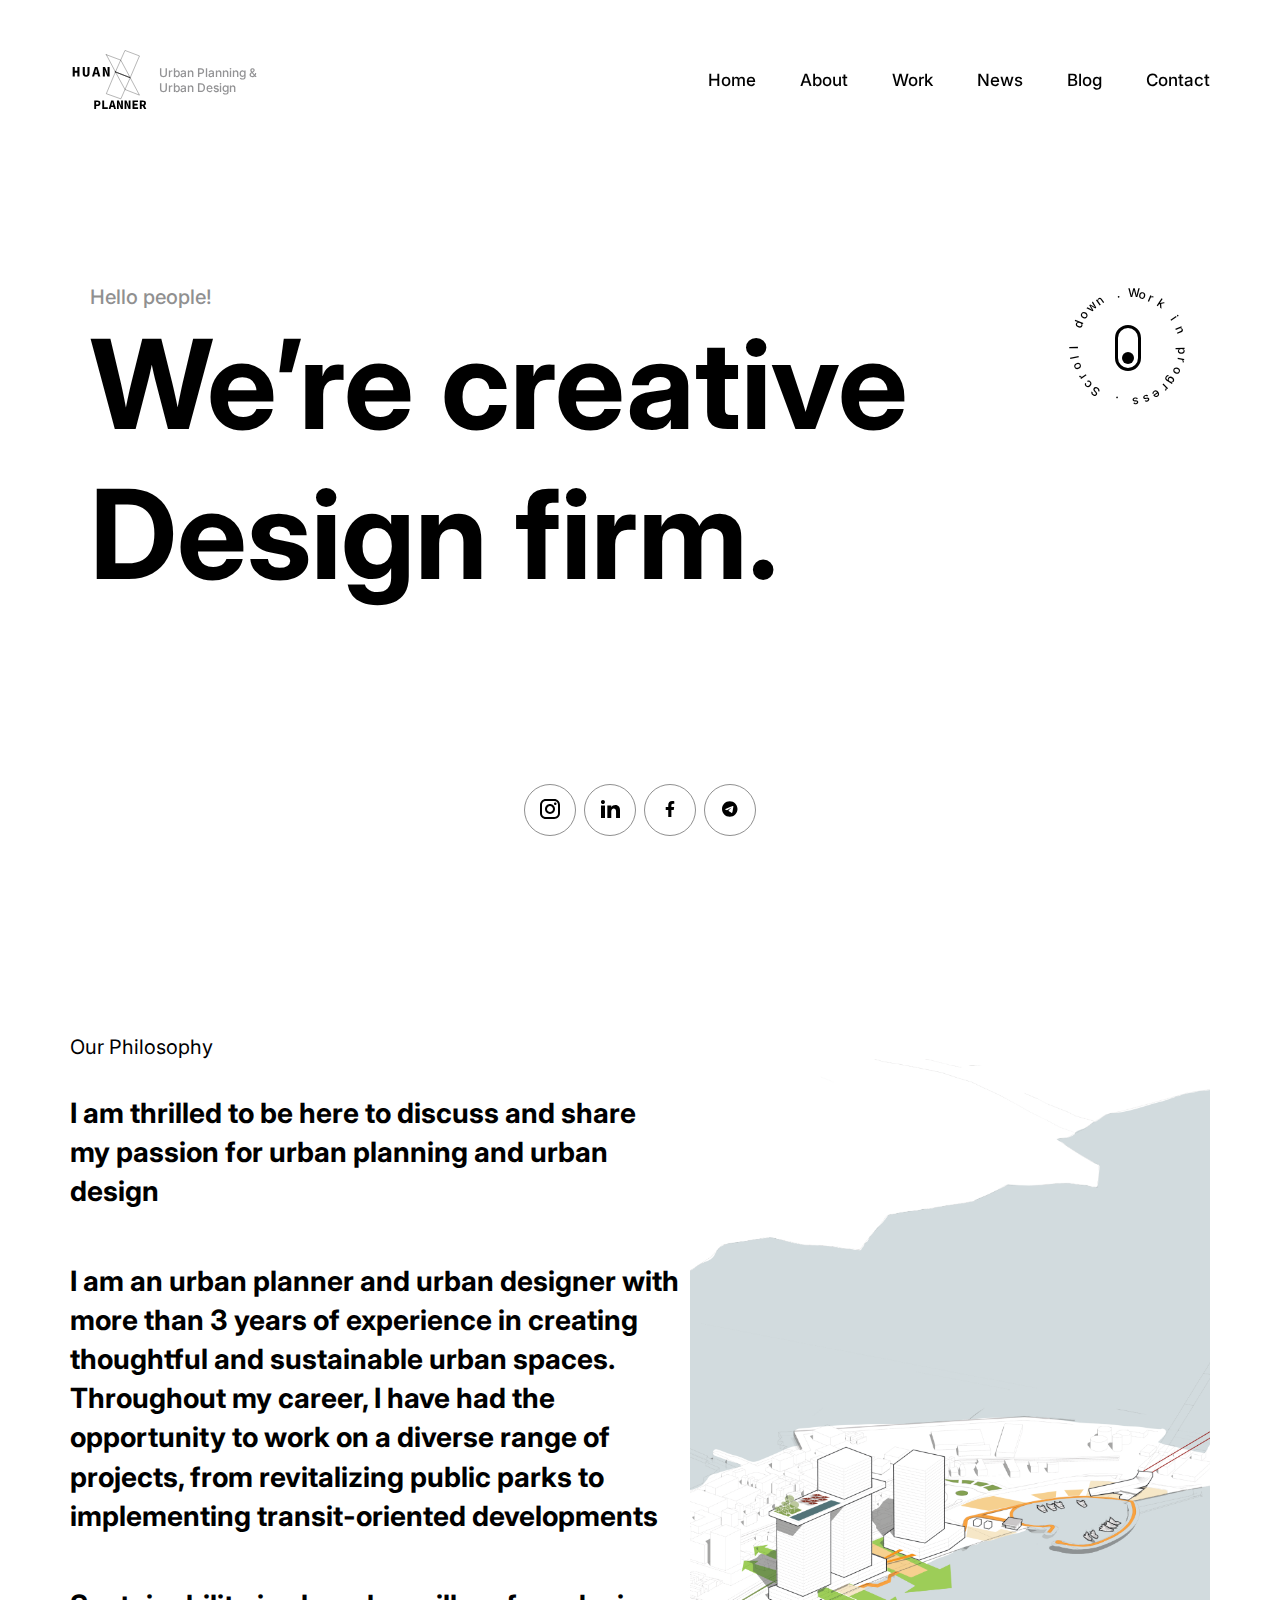
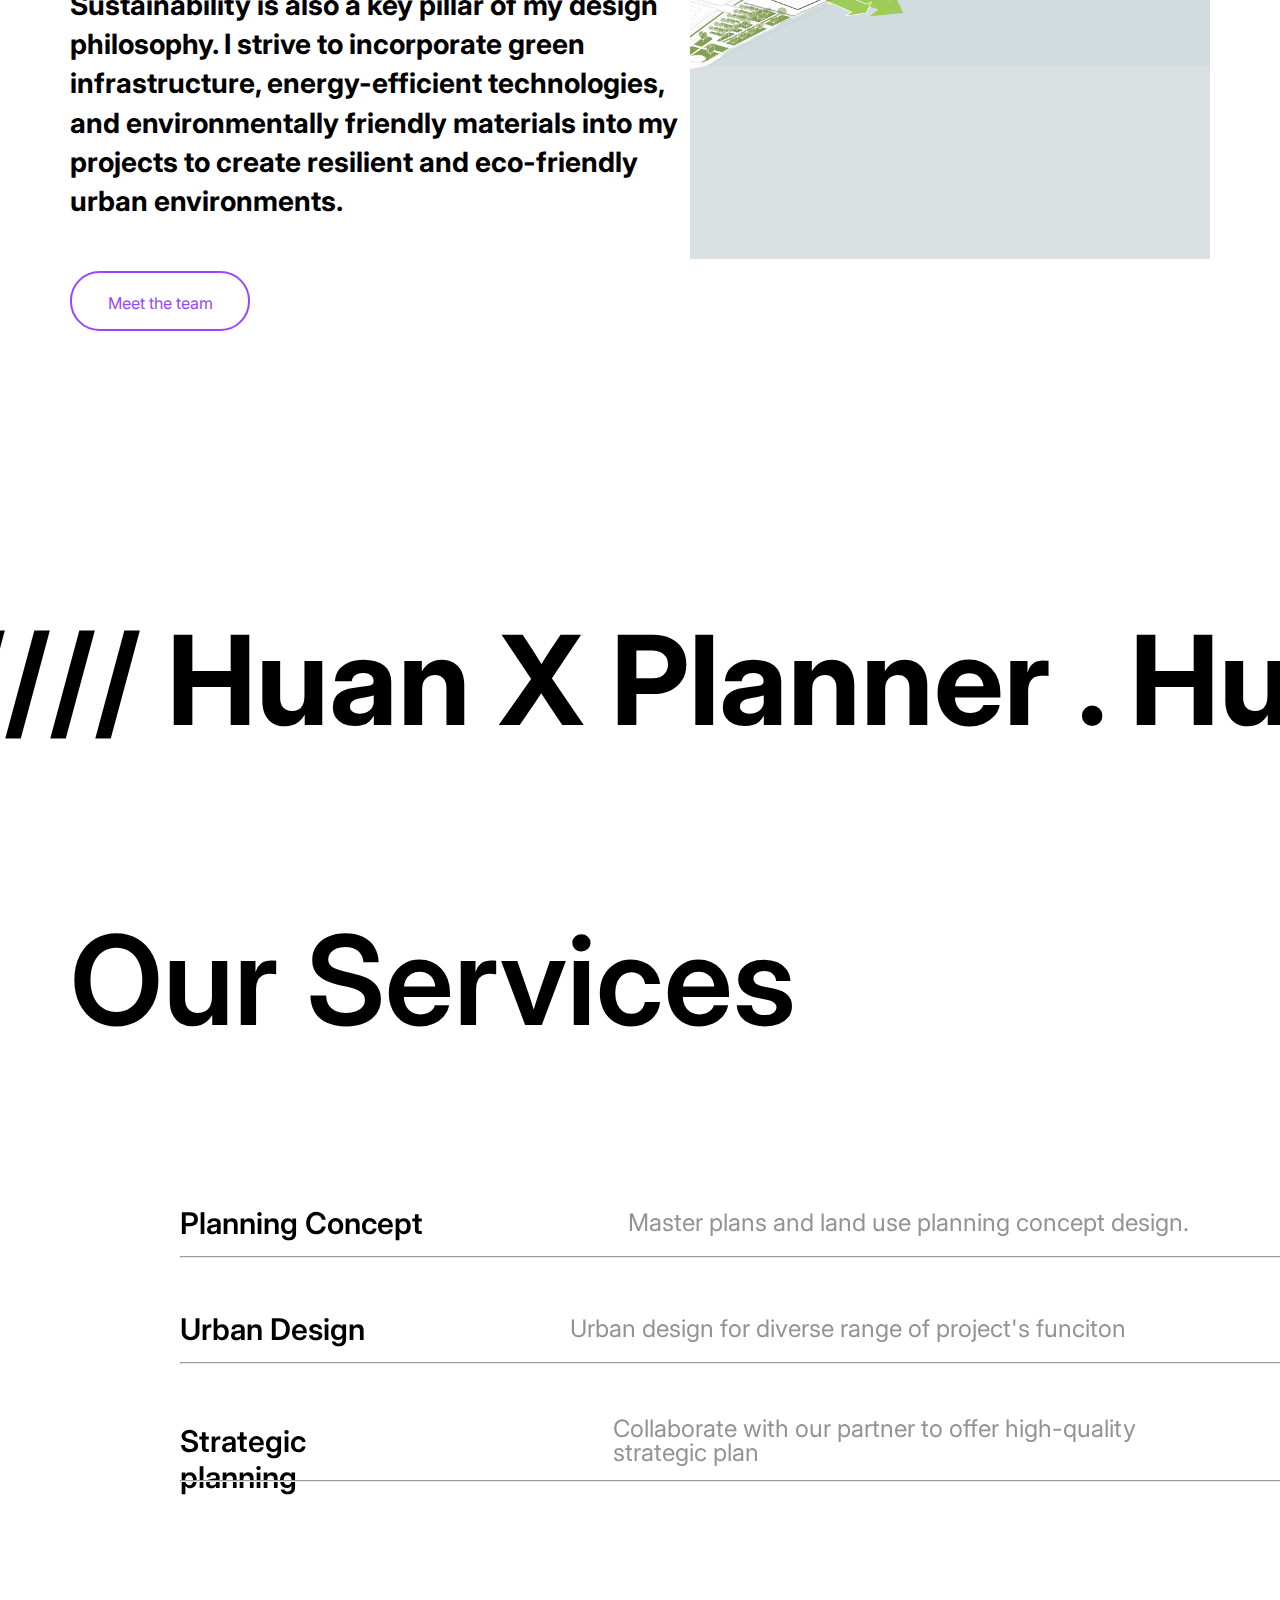
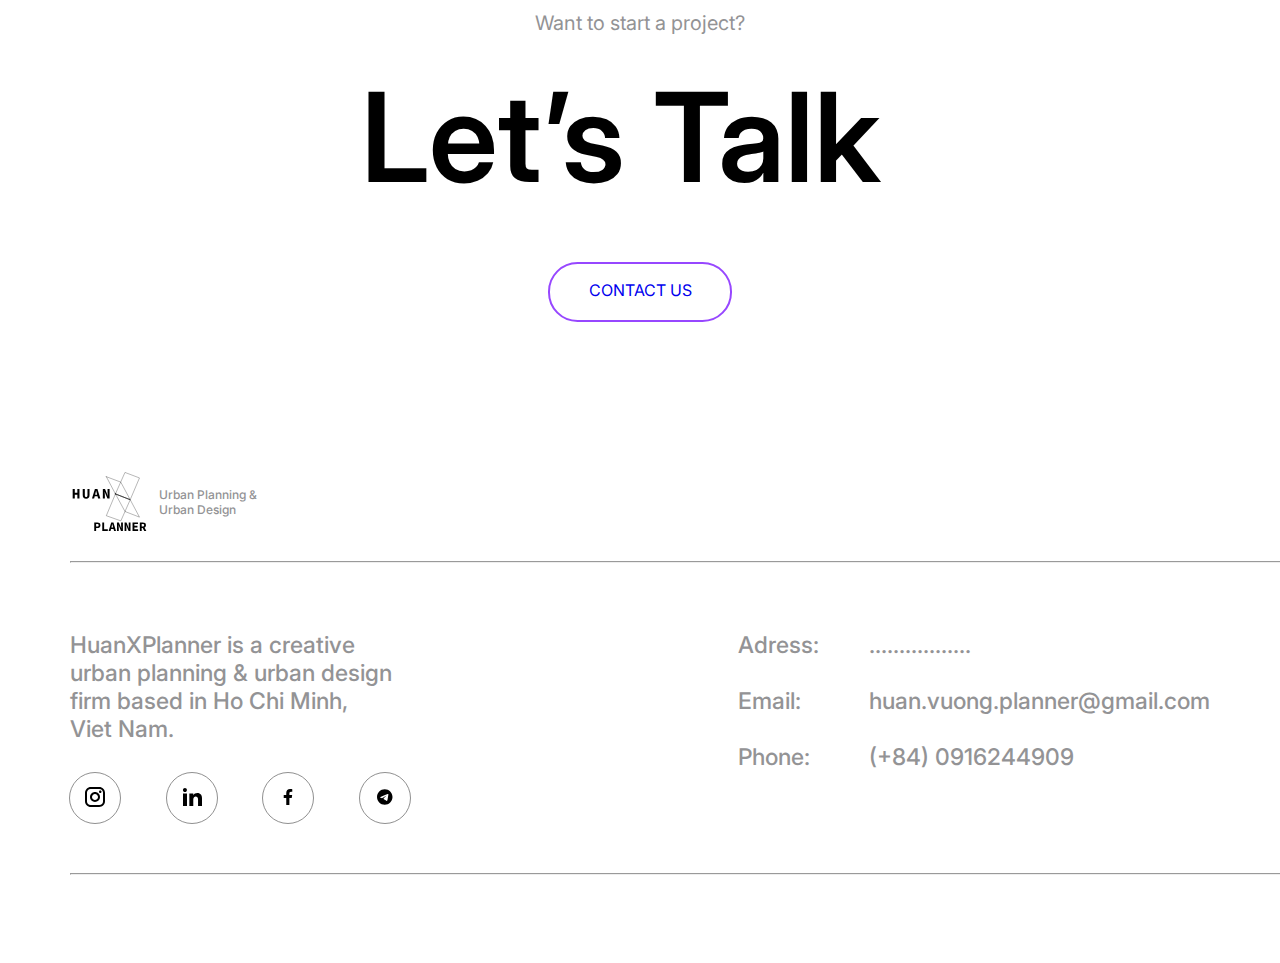
<file: index.html>
<!DOCTYPE html>
<html lang="en">
  <head>
    <meta charset="UTF-8" />
    <meta name="viewport" content="width=device-width, initial-scale=1.0" />
    <!-- ========================= styles ================================== -->
    <link rel="stylesheet" href="assets/css/reset.css" />
    <link rel="stylesheet" href="assets/css/styles.css" />
    <link rel="preconnect" href="https://fonts.googleapis.com" />
    <link rel="preconnect" href="https://fonts.gstatic.com" crossorigin />
    <!-- ========================= favicon ==================================-->
    <link
      rel="apple-touch-icon"
      sizes="57x57"
      href="./assets/favicon/apple-icon-57x57.png"
    />
    <link
      rel="apple-touch-icon"
      sizes="60x60"
      href="./assets/favicon/apple-icon-60x60.png"
    />
    <link
      rel="apple-touch-icon"
      sizes="72x72"
      href="./assets/favicon/apple-icon-72x72.png"
    />
    <link
      rel="apple-touch-icon"
      sizes="76x76"
      href="./assets/favicon/apple-icon-76x76.png"
    />
    <link
      rel="apple-touch-icon"
      sizes="114x114"
      href="./assets/favicon/apple-icon-114x114.png"
    />
    <link
      rel="apple-touch-icon"
      sizes="120x120"
      href="./assets/favicon/apple-icon-120x120.png"
    />
    <link
      rel="apple-touch-icon"
      sizes="144x144"
      href="./assets/favicon/apple-icon-144x144.png"
    />
    <link
      rel="apple-touch-icon"
      sizes="152x152"
      href="./assets/favicon/apple-icon-152x152.png"
    />
    <link
      rel="apple-touch-icon"
      sizes="180x180"
      href="./assets/favicon/apple-icon-180x180.png"
    />
    <link
      rel="icon"
      type="image/png"
      sizes="192x192"
      href="./assets/favicon/android-icon-192x192.png"
    />
    <link
      rel="icon"
      type="image/png"
      sizes="32x32"
      href="./assets/favicon/favicon-32x32.png"
    />
    <link
      rel="icon"
      type="image/png"
      sizes="96x96"
      href="./assets/favicon/favicon-96x96.png"
    />
    <link
      rel="icon"
      type="image/png"
      sizes="16x16"
      href="./assets/favicon/favicon-16x16.png"
    />
    <link rel="manifest" href="./assets/favicon/manifest.json" />
    <meta name="msapplication-TileColor" content="#ffffff" />
    <meta name="msapplication-TileImage" content="/ms-icon-144x144.png" />
    <meta name="theme-color" content="#ffffff" />
    <link
      href="https://fonts.googleapis.com/css2?family=Inter:wght@100;200;300;400;500;600;700;800;900&display=swap"
      rel="stylesheet"
    />
    <title>HuanXplanner</title>
  </head>
  <body>
    <main>
      <!-- ================================= HEAD ================================= -->
      <head class="header fixed">
        <div class="main-content fixed">
          <div class="head-body">
            <!-- logo -->
            <img
              src="./assets/img/HXP-LOGO.svg"
              alt="main-logo"
              class="head-logo"
            />
            <div class="sub-title">
              <p>Urban Planning &<br />Urban Design</p>
            </div>
            <!-- navigation -->
            <nav class="nav">
              <ul>
                <li><a href="#!">Home</a></li>
                <li><a href="#!">About</a></li>
                <li><a href="#!">Work</a></li>
                <li><a href="#!">News</a></li>
                <li><a href="#!">Blog</a></li>
                <li><a href="#!">Contact</a></li>
              </ul>
            </nav>
          </div>
        </div>
      </head>
      <!-- ================================= HERO ================================= -->
      <div class="hero">
        <!-- ===== content ===== -->
        <div class="content">
          <div class="hero-info">
            <p class="dic">Hello people!</p>
            <h2 class="sub-title">We’re creative Design firm.</h2>
          </div>
          <div class="hero-scroll">
            <div class="text">
              <p>Work in progress . Scroll down .</p>
            </div>
            <svg
              xmlns="http://www.w3.org/2000/svg"
              width="26"
              height="46"
              viewBox="0 0 26 46"
              fill="none"
            >
              <rect
                x="1.5"
                y="1.5"
                width="23"
                height="43"
                rx="11.5"
                stroke="black"
                stroke-width="3"
              />
              <circle cx="13" cy="33" r="6" fill="black" />
            </svg>
          </div>
          <script>
            const text = document.querySelector(".text p");
            text.innerHTML = text.innerText
              .split("")
              .map(
                (char, i) =>
                  `<span
                  style="transform:rotate(${i * 11.2}deg)"
                >${char}
                </span>`
              )
              .join("");
          </script>
        </div>
        <!-- ===== social link ===== -->
        <ul class="social">
          <li class="items">
            <a href="https://www.instagram.com/huanxplanner/?next=%2F"
              ><svg
                xmlns="http://www.w3.org/2000/svg"
                width="24"
                height="24"
                viewBox="0 0 24 24"
                fill="none"
              >
                <path
                  d="M7.8 2H16.2C19.4 2 22 4.6 22 7.8V16.2C22 17.7383 21.3889 19.2135 20.3012 20.3012C19.2135 21.3889 17.7383 22 16.2 22H7.8C4.6 22 2 19.4 2 16.2V7.8C2 6.26174 2.61107 4.78649 3.69878 3.69878C4.78649 2.61107 6.26174 2 7.8 2ZM7.6 4C6.64522 4 5.72955 4.37928 5.05442 5.05442C4.37928 5.72955 4 6.64522 4 7.6V16.4C4 18.39 5.61 20 7.6 20H16.4C17.3548 20 18.2705 19.6207 18.9456 18.9456C19.6207 18.2705 20 17.3548 20 16.4V7.6C20 5.61 18.39 4 16.4 4H7.6ZM17.25 5.5C17.5815 5.5 17.8995 5.6317 18.1339 5.86612C18.3683 6.10054 18.5 6.41848 18.5 6.75C18.5 7.08152 18.3683 7.39946 18.1339 7.63388C17.8995 7.8683 17.5815 8 17.25 8C16.9185 8 16.6005 7.8683 16.3661 7.63388C16.1317 7.39946 16 7.08152 16 6.75C16 6.41848 16.1317 6.10054 16.3661 5.86612C16.6005 5.6317 16.9185 5.5 17.25 5.5ZM12 7C13.3261 7 14.5979 7.52678 15.5355 8.46447C16.4732 9.40215 17 10.6739 17 12C17 13.3261 16.4732 14.5979 15.5355 15.5355C14.5979 16.4732 13.3261 17 12 17C10.6739 17 9.40215 16.4732 8.46447 15.5355C7.52678 14.5979 7 13.3261 7 12C7 10.6739 7.52678 9.40215 8.46447 8.46447C9.40215 7.52678 10.6739 7 12 7ZM12 9C11.2044 9 10.4413 9.31607 9.87868 9.87868C9.31607 10.4413 9 11.2044 9 12C9 12.7956 9.31607 13.5587 9.87868 14.1213C10.4413 14.6839 11.2044 15 12 15C12.7956 15 13.5587 14.6839 14.1213 14.1213C14.6839 13.5587 15 12.7956 15 12C15 11.2044 14.6839 10.4413 14.1213 9.87868C13.5587 9.31607 12.7956 9 12 9Z"
                  fill="black"
                /></svg
            ></a>
          </li>
          <li class="items">
            <a
              href="https://www.linkedin.com/in/hu%E1%BA%A5n-v%C6%B0%C6%A1ng-%C4%91%C3%ACnh-121ba5184/"
              ><svg
                xmlns="http://www.w3.org/2000/svg"
                width="24"
                height="24"
                viewBox="0 0 24 24"
                fill="none"
              >
                <path
                  d="M6.93994 5.00002C6.93968 5.53046 6.72871 6.03906 6.35345 6.41394C5.97819 6.78883 5.46937 6.99929 4.93894 6.99902C4.40851 6.99876 3.89991 6.78779 3.52502 6.41253C3.15014 6.03727 2.93968 5.52846 2.93994 4.99802C2.94021 4.46759 3.15117 3.95899 3.52644 3.5841C3.9017 3.20922 4.41051 2.99876 4.94094 2.99902C5.47137 2.99929 5.97998 3.21026 6.35486 3.58552C6.72975 3.96078 6.94021 4.46959 6.93994 5.00002ZM6.99994 8.48002H2.99994V21H6.99994V8.48002ZM13.3199 8.48002H9.33994V21H13.2799V14.43C13.2799 10.77 18.0499 10.43 18.0499 14.43V21H21.9999V13.07C21.9999 6.90002 14.9399 7.13002 13.2799 10.16L13.3199 8.48002Z"
                  fill="black"
                /></svg
            ></a>
          </li>
          <li class="items">
            <a href="https://www.facebook.com/nero.vuong"
              ><svg xmlns="http://www.w3.org/2000/svg" height="1em" viewBox="0 0 320 512"><!--! Font Awesome Free 6.4.0 by @fontawesome - https://fontawesome.com License - https://fontawesome.com/license (Commercial License) Copyright 2023 Fonticons, Inc. --><path d="M279.14 288l14.22-92.66h-88.91v-60.13c0-25.35 12.42-50.06 52.24-50.06h40.42V6.26S260.43 0 225.36 0c-73.22 0-121.08 44.38-121.08 124.72v70.62H22.89V288h81.39v224h100.17V288z"/></svg></a>
          </li>
          <li class="items">
            <a href="https://t.me/HUANVUONG"
              ><svg xmlns="http://www.w3.org/2000/svg" height="1em" viewBox="0 0 496 512"><!--! Font Awesome Free 6.4.0 by @fontawesome - https://fontawesome.com License - https://fontawesome.com/license (Commercial License) Copyright 2023 Fonticons, Inc. --><path d="M248,8C111.033,8,0,119.033,0,256S111.033,504,248,504,496,392.967,496,256,384.967,8,248,8ZM362.952,176.66c-3.732,39.215-19.881,134.378-28.1,178.3-3.476,18.584-10.322,24.816-16.948,25.425-14.4,1.326-25.338-9.517-39.287-18.661-21.827-14.308-34.158-23.215-55.346-37.177-24.485-16.135-8.612-25,5.342-39.5,3.652-3.793,67.107-61.51,68.335-66.746.153-.655.3-3.1-1.154-4.384s-3.59-.849-5.135-.5q-3.283.746-104.608,69.142-14.845,10.194-26.894,9.934c-8.855-.191-25.888-5.006-38.551-9.123-15.531-5.048-27.875-7.717-26.8-16.291q.84-6.7,18.45-13.7,108.446-47.248,144.628-62.3c68.872-28.647,83.183-33.623,92.511-33.789,2.052-.034,6.639.474,9.61,2.885a10.452,10.452,0,0,1,3.53,6.716A43.765,43.765,0,0,1,362.952,176.66Z"/></svg></a>
          </li>
        </ul>
      </div>
      <!-- ================================= PHILOSOPHY ================================= -->
      <div class="philosophy">
        <div class="content">
          <h2 class="sub-title">Our Philosophy</h2>
          <div class="philosophy-content">
            <div class="philosophy-info">
              <h3 class="philosophy-text">
                I am thrilled to be here to discuss and share my passion for
                urban planning and urban design
              </h3>
              <h3 class="philosophy-text">
                I am an urban planner and urban designer with more than 3 years
                of experience in creating thoughtful and sustainable urban
                spaces. Throughout my career, I have had the opportunity to work
                on a diverse range of projects, from revitalizing public parks
                to implementing transit-oriented developments
              </h3>
              <h3 class="philosophy-text">
                Sustainability is also a key pillar of my design philosophy. I strive to incorporate green infrastructure, energy-efficient technologies, and environmentally friendly materials into my projects to create resilient and eco-friendly urban environments.
              </h3>
              <div class="btn"><a href="#!">Meet the team</a></div>
            </div>
            <img
              src="./assets/img/U-DIAGRAM-GREEN1.png"
              alt="Hai-Giang"
              class="philosophy-pic"
            />
          </div>
        </div>
      </div>
      <!-- ================================= FRAME MOTION ================================= -->
      <body>
        <section class="framemotion">
          <div class="framemotion__slider">
            <ul class="framemotion__list">
              <li class="framemotion__item">
                <span class="sub-title">// Huan X Planner . Huan X Planner //// Huan X Planner . Huan X Planner //// Huan X Planner . Huan X Planner //// Huan X Planner . Huan X Planner //// Huan X Planner . Huan X Planner //// Huan X Planner . Huan X Planner //</span>
              </li>
            </ul>
          </div>
        </section>
    
        <script src="./assets/js/app.js"></script>
      
      </div>
      <!-- ================================= OUR SERVICES ================================= -->
      <div class="services">
        <div class="content">
          <h2 class="title">
            Our Services
          </h2>
          <div class="service-body">
            <ul class="sector-main">
              <li class="items">
                <h3 class="sub-title">Planning Concept</h3>
                <div class="items-dic">
                  <p class="dic">Master plans and land use planning concept design.</p>
                </div>
              </li>
              <hr class="line" />
              <li class="items">
                <h3 class="sub-title">Urban Design</h3>
                <div class="items-dic">
                  <p class="dic">Urban design for diverse range of project's funciton </p>
                </div>
              </li>
              <hr class="line" />
              <li class="items">
                <h3 class="sub-title">Strategic planning</h3>
                <div class="items-dic">
                  <p class="dic">Collaborate with our partner to offer high-quality strategic plan</p>
                </div>
              </li>
              <hr class="line" />
          </div>
        </div>
      </div>
      <!-- ================================= CONTACT US ================================= -->
      <div class="contact">
        <div class="content">
          <p class="dic">Want to start a project?</p>
          <h2 class="title">Let’s Talk</h2>
          <div class="btn btn-contact"><a href="#!">CONTACT US</a></div>

        </div>
      </div>
      <!-- ================================= FOOTER ================================= -->
      <footer class="footer">
        <div class="main-content">
          <div class="uppper">
            <!-- logo -->
            <div class="logo">
              <img
              src="./assets/img/HXP-LOGO.svg"
              alt="main-logo"
              class="head-logo"
            />
            <div class="sub-title">
              <p>Urban Planning &<br />Urban Design</p>
            </div>
            </div>
            <hr>
          </div>
          <div class="under">
            <div class="body">
              <div class="body-left">
                <p class="dic">HuanXPlanner is a creative urban planning & urban design firm based in Ho Chi Minh,<br>Viet Nam.</p>
                <!-- ===== social link ===== -->
                <ul class="social">
                  <li class="items">
                    <a href="https://www.instagram.com/huanxplanner/?next=%2F"
                      ><svg
                        xmlns="http://www.w3.org/2000/svg"
                        width="24"
                        height="24"
                        viewBox="0 0 24 24"
                        fill="none"
                      >
                        <path
                          d="M7.8 2H16.2C19.4 2 22 4.6 22 7.8V16.2C22 17.7383 21.3889 19.2135 20.3012 20.3012C19.2135 21.3889 17.7383 22 16.2 22H7.8C4.6 22 2 19.4 2 16.2V7.8C2 6.26174 2.61107 4.78649 3.69878 3.69878C4.78649 2.61107 6.26174 2 7.8 2ZM7.6 4C6.64522 4 5.72955 4.37928 5.05442 5.05442C4.37928 5.72955 4 6.64522 4 7.6V16.4C4 18.39 5.61 20 7.6 20H16.4C17.3548 20 18.2705 19.6207 18.9456 18.9456C19.6207 18.2705 20 17.3548 20 16.4V7.6C20 5.61 18.39 4 16.4 4H7.6ZM17.25 5.5C17.5815 5.5 17.8995 5.6317 18.1339 5.86612C18.3683 6.10054 18.5 6.41848 18.5 6.75C18.5 7.08152 18.3683 7.39946 18.1339 7.63388C17.8995 7.8683 17.5815 8 17.25 8C16.9185 8 16.6005 7.8683 16.3661 7.63388C16.1317 7.39946 16 7.08152 16 6.75C16 6.41848 16.1317 6.10054 16.3661 5.86612C16.6005 5.6317 16.9185 5.5 17.25 5.5ZM12 7C13.3261 7 14.5979 7.52678 15.5355 8.46447C16.4732 9.40215 17 10.6739 17 12C17 13.3261 16.4732 14.5979 15.5355 15.5355C14.5979 16.4732 13.3261 17 12 17C10.6739 17 9.40215 16.4732 8.46447 15.5355C7.52678 14.5979 7 13.3261 7 12C7 10.6739 7.52678 9.40215 8.46447 8.46447C9.40215 7.52678 10.6739 7 12 7ZM12 9C11.2044 9 10.4413 9.31607 9.87868 9.87868C9.31607 10.4413 9 11.2044 9 12C9 12.7956 9.31607 13.5587 9.87868 14.1213C10.4413 14.6839 11.2044 15 12 15C12.7956 15 13.5587 14.6839 14.1213 14.1213C14.6839 13.5587 15 12.7956 15 12C15 11.2044 14.6839 10.4413 14.1213 9.87868C13.5587 9.31607 12.7956 9 12 9Z"
                          fill="black"
                        /></svg
                    ></a>
                  </li>
                  <li class="items">
                    <a
                      href="https://www.linkedin.com/in/hu%E1%BA%A5n-v%C6%B0%C6%A1ng-%C4%91%C3%ACnh-121ba5184/"
                      ><svg
                        xmlns="http://www.w3.org/2000/svg"
                        width="24"
                        height="24"
                        viewBox="0 0 24 24"
                        fill="none"
                      >
                        <path
                          d="M6.93994 5.00002C6.93968 5.53046 6.72871 6.03906 6.35345 6.41394C5.97819 6.78883 5.46937 6.99929 4.93894 6.99902C4.40851 6.99876 3.89991 6.78779 3.52502 6.41253C3.15014 6.03727 2.93968 5.52846 2.93994 4.99802C2.94021 4.46759 3.15117 3.95899 3.52644 3.5841C3.9017 3.20922 4.41051 2.99876 4.94094 2.99902C5.47137 2.99929 5.97998 3.21026 6.35486 3.58552C6.72975 3.96078 6.94021 4.46959 6.93994 5.00002ZM6.99994 8.48002H2.99994V21H6.99994V8.48002ZM13.3199 8.48002H9.33994V21H13.2799V14.43C13.2799 10.77 18.0499 10.43 18.0499 14.43V21H21.9999V13.07C21.9999 6.90002 14.9399 7.13002 13.2799 10.16L13.3199 8.48002Z"
                          fill="black"
                        /></svg
                    ></a>
                  </li>
                  <li class="items">
                    <a href="https://www.facebook.com/nero.vuong"
                      ><svg xmlns="http://www.w3.org/2000/svg" height="1em" viewBox="0 0 320 512"><!--! Font Awesome Free 6.4.0 by @fontawesome - https://fontawesome.com License - https://fontawesome.com/license (Commercial License) Copyright 2023 Fonticons, Inc. --><path d="M279.14 288l14.22-92.66h-88.91v-60.13c0-25.35 12.42-50.06 52.24-50.06h40.42V6.26S260.43 0 225.36 0c-73.22 0-121.08 44.38-121.08 124.72v70.62H22.89V288h81.39v224h100.17V288z"/></svg></a>
                  </li>
                  <li class="items">
                    <a href="https://t.me/HUANVUONG"
                      ><svg xmlns="http://www.w3.org/2000/svg" height="1em" viewBox="0 0 496 512"><!--! Font Awesome Free 6.4.0 by @fontawesome - https://fontawesome.com License - https://fontawesome.com/license (Commercial License) Copyright 2023 Fonticons, Inc. --><path d="M248,8C111.033,8,0,119.033,0,256S111.033,504,248,504,496,392.967,496,256,384.967,8,248,8ZM362.952,176.66c-3.732,39.215-19.881,134.378-28.1,178.3-3.476,18.584-10.322,24.816-16.948,25.425-14.4,1.326-25.338-9.517-39.287-18.661-21.827-14.308-34.158-23.215-55.346-37.177-24.485-16.135-8.612-25,5.342-39.5,3.652-3.793,67.107-61.51,68.335-66.746.153-.655.3-3.1-1.154-4.384s-3.59-.849-5.135-.5q-3.283.746-104.608,69.142-14.845,10.194-26.894,9.934c-8.855-.191-25.888-5.006-38.551-9.123-15.531-5.048-27.875-7.717-26.8-16.291q.84-6.7,18.45-13.7,108.446-47.248,144.628-62.3c68.872-28.647,83.183-33.623,92.511-33.789,2.052-.034,6.639.474,9.61,2.885a10.452,10.452,0,0,1,3.53,6.716A43.765,43.765,0,0,1,362.952,176.66Z"/></svg></a>
                  </li>
                </ul>
              </div>
              <div class="body-right">
                <ul class="title">
                  <li class="items">
                    <p class="dic">Adress:</p></li>
                  <li class="items"><p class="dic">Email:</p></li>
                  <li class="items"><p class="dic">Phone:</p></li>
                </ul>
                <ul class="title-right">
                  <li class="items">
                    <p class="dic">.................</p></li>
                  <li class="items"><a href="mailto:huan.vuong.planner@gmail.com" class="dic">huan.vuong.planner@gmail.com</a></li>
                  <li class="items"><a href="tel:+84916244909" class="dic">(+84) 0916244909</a></li>
                </ul>
              </div>
            </div>
          </div>
          <hr>
        </div>
        
      </footer>
    </main>
  </body>
</html>
</file>
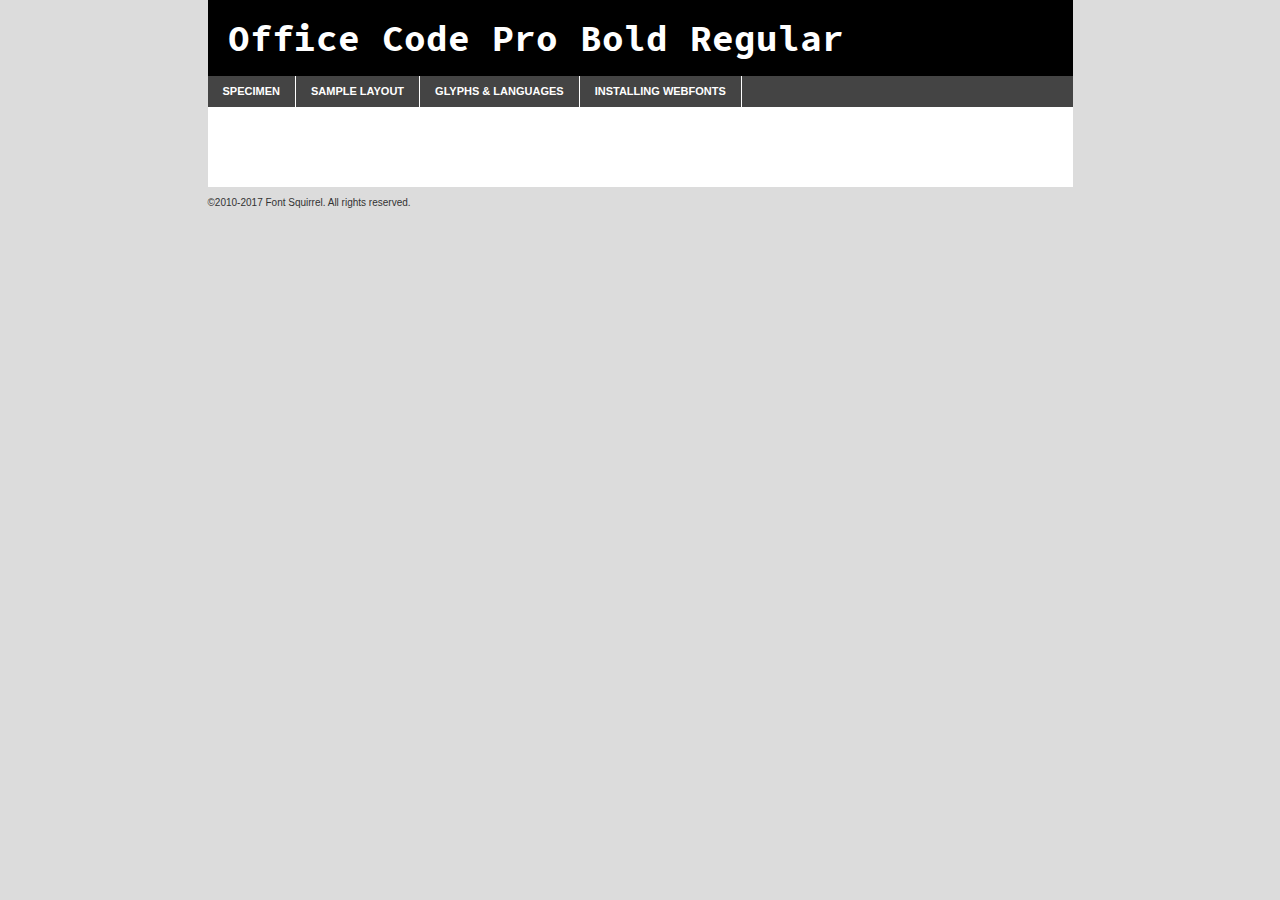
<file: assets/fonts/officecodepro-bold-demo.html>
<!DOCTYPE html PUBLIC "-//W3C//DTD XHTML 1.0 Transitional//EN"
        "http://www.w3.org/TR/xhtml1/DTD/xhtml1-transitional.dtd">

<html xmlns="http://www.w3.org/1999/xhtml" xml:lang="en" lang="en">
<head>
    <meta http-equiv="Content-Type" content="text/html; charset=utf-8"/>
    <script src="http://ajax.googleapis.com/ajax/libs/jquery/1.7.2/jquery.min.js" type="text/javascript" charset="utf-8"></script>
    <script type="text/javascript">
		(function($) {
			$.fn.easyTabs = function(option) {
				var param = jQuery.extend({ fadeSpeed: 'fast', defaultContent: 1, activeClass: 'active' }, option);
				$(this).each(function() {
					var thisId = '#' + this.id;
					if ( param.defaultContent == '' )
					{
						param.defaultContent = 1;
					}
					if ( typeof param.defaultContent == 'number' )
					{
						var defaultTab = $(thisId + ' .tabs li:eq(' + (param.defaultContent - 1) + ') a').attr('href').substr(1);
					}
					else
					{
						var defaultTab = param.defaultContent;
					}
					$(thisId + ' .tabs li a').each(function() {
						var tabToHide = $(this).attr('href').substr(1);
						$('#' + tabToHide).addClass('easytabs-tab-content');
					});
					hideAll();
					changeContent(defaultTab);

					function hideAll() {$(thisId + ' .easytabs-tab-content').hide();}

					function changeContent(tabId)
					{
						hideAll();
						$(thisId + ' .tabs li').removeClass(param.activeClass);
						$(thisId + ' .tabs li a[href=#' + tabId + ']').closest('li').addClass(param.activeClass);
						if ( param.fadeSpeed != 'none' )
						{
							$(thisId + ' #' + tabId).fadeIn(param.fadeSpeed);
						}
						else
						{
							$(thisId + ' #' + tabId).show();
						}
					}

					$(thisId + ' .tabs li').click(function() {
						var tabId = $(this).find('a').attr('href').substr(1);
						changeContent(tabId);
						return false;
					});
				});
			}
		})(jQuery);
    </script>
    <link rel="stylesheet" href="specimen_files/specimen_stylesheet.css" type="text/css" charset="utf-8"/>
    <link rel="stylesheet" href="stylesheet.css" type="text/css" charset="utf-8"/>

    <style type="text/css">
        		body {
			font-family: 'office_code_probold';
        		}

            </style>

    <title>Office Code Pro Bold Regular Specimen</title>


    <script type="text/javascript" charset="utf-8">
		$(document).ready(function() {
			$('#container').easyTabs({ defaultContent: 1 });
		});
    </script>
</head>

<body>
<div id="container">
    <div id="header">
		Office Code Pro Bold Regular    </div>
    <ul class="tabs">
        <li><a href="#specimen">Specimen</a></li>
        <li><a href="#layout">Sample Layout</a></li>
		        <li><a href="#glyphs">Glyphs &amp; Languages</a></li>
        <li><a href="#installing">Installing Webfonts</a></li>

    </ul>

    <div id="main_content">


        <div id="specimen">

            <div class="section">
                <div class="grid12 firstcol">
                    <div class="huge">AaBb</div>
                </div>
            </div>

            <div class="section">
                <div class="glyph_range">A&#x200B;B&#x200b;C&#x200b;D&#x200b;E&#x200b;F&#x200b;G&#x200b;H&#x200b;I&#x200b;J&#x200b;K&#x200b;L&#x200b;M&#x200b;N&#x200b;O&#x200b;P&#x200b;Q&#x200b;R&#x200b;S&#x200b;T&#x200b;U&#x200b;V&#x200b;W&#x200b;X&#x200b;Y&#x200b;Z&#x200b;a&#x200b;b&#x200b;c&#x200b;d&#x200b;e&#x200b;f&#x200b;g&#x200b;h&#x200b;i&#x200b;j&#x200b;k&#x200b;l&#x200b;m&#x200b;n&#x200b;o&#x200b;p&#x200b;q&#x200b;r&#x200b;s&#x200b;t&#x200b;u&#x200b;v&#x200b;w&#x200b;x&#x200b;y&#x200b;z&#x200b;1&#x200b;2&#x200b;3&#x200b;4&#x200b;5&#x200b;6&#x200b;7&#x200b;8&#x200b;9&#x200b;0&#x200b;&amp;&#x200b;.&#x200b;,&#x200b;?&#x200b;!&#x200b;&#64;&#x200b;(&#x200b;)&#x200b;#&#x200b;$&#x200b;%&#x200b;*&#x200b;+&#x200b;-&#x200b;=&#x200b;:&#x200b;;</div>
            </div>
            <div class="section">
                <div class="grid12 firstcol">
                    <table class="sample_table">
                        <tr>
                            <td>10</td>
                            <td class="size10">abcdefghijklmnopqrstuvwxyzABCDEFGHIJKLMNOPQRSTUVWXYZ0123456789abcdefghijklmnopqrstuvwxyzABCDEFGHIJKLMNOPQRSTUVWXYZ0123456789abcdefghijklmnopqrstuvwxyzABCDEFGHIJKLMNOPQRSTUVWXYZ</td>
                        </tr>
                        <tr>
                            <td>11</td>
                            <td class="size11">abcdefghijklmnopqrstuvwxyzABCDEFGHIJKLMNOPQRSTUVWXYZ0123456789abcdefghijklmnopqrstuvwxyzABCDEFGHIJKLMNOPQRSTUVWXYZ0123456789abcdefghijklmnopqrstuvwxyzABCDEFGHIJKLMNOPQRSTUVWXYZ</td>
                        </tr>
                        <tr>
                            <td>12</td>
                            <td class="size12">abcdefghijklmnopqrstuvwxyzABCDEFGHIJKLMNOPQRSTUVWXYZ0123456789abcdefghijklmnopqrstuvwxyzABCDEFGHIJKLMNOPQRSTUVWXYZ0123456789abcdefghijklmnopqrstuvwxyzABCDEFGHIJKLMNOPQRSTUVWXYZ</td>
                        </tr>
                        <tr>
                            <td>13</td>
                            <td class="size13">abcdefghijklmnopqrstuvwxyzABCDEFGHIJKLMNOPQRSTUVWXYZ0123456789abcdefghijklmnopqrstuvwxyzABCDEFGHIJKLMNOPQRSTUVWXYZ0123456789abcdefghijklmnopqrstuvwxyzABCDEFGHIJKLMNOPQRSTUVWXYZ</td>
                        </tr>
                        <tr>
                            <td>14</td>
                            <td class="size14">abcdefghijklmnopqrstuvwxyzABCDEFGHIJKLMNOPQRSTUVWXYZ0123456789abcdefghijklmnopqrstuvwxyzABCDEFGHIJKLMNOPQRSTUVWXYZ0123456789abcdefghijklmnopqrstuvwxyzABCDEFGHIJKLMNOPQRSTUVWXYZ</td>
                        </tr>
                        <tr>
                            <td>16</td>
                            <td class="size16">abcdefghijklmnopqrstuvwxyzABCDEFGHIJKLMNOPQRSTUVWXYZ0123456789abcdefghijklmnopqrstuvwxyzABCDEFGHIJKLMNOPQRSTUVWXYZ</td>
                        </tr>
                        <tr>
                            <td>18</td>
                            <td class="size18">abcdefghijklmnopqrstuvwxyzABCDEFGHIJKLMNOPQRSTUVWXYZ0123456789abcdefghijklmnopqrstuvwxyzABCDEFGHIJKLMNOPQRSTUVWXYZ</td>
                        </tr>
                        <tr>
                            <td>20</td>
                            <td class="size20">abcdefghijklmnopqrstuvwxyzABCDEFGHIJKLMNOPQRSTUVWXYZ0123456789abcdefghijklmnopqrstuvwxyzABCDEFGHIJKLMNOPQRSTUVWXYZ</td>
                        </tr>
                        <tr>
                            <td>24</td>
                            <td class="size24">abcdefghijklmnopqrstuvwxyzABCDEFGHIJKLMNOPQRSTUVWXYZ0123456789abcdefghijklmnopqrstuvwxyzABCDEFGHIJKLMNOPQRSTUVWXYZ</td>
                        </tr>
                        <tr>
                            <td>30</td>
                            <td class="size30">abcdefghijklmnopqrstuvwxyzABCDEFGHIJKLMNOPQRSTUVWXYZ0123456789abcdefghijklmnopqrstuvwxyzABCDEFGHIJKLMNOPQRSTUVWXYZ</td>
                        </tr>
                        <tr>
                            <td>36</td>
                            <td class="size36">abcdefghijklmnopqrstuvwxyzABCDEFGHIJKLMNOPQRSTUVWXYZ0123456789abcdefghijklmnopqrstuvwxyzABCDEFGHIJKLMNOPQRSTUVWXYZ</td>
                        </tr>
                        <tr>
                            <td>48</td>
                            <td class="size48">abcdefghijklmnopqrstuvwxyzABCDEFGHIJKLMNOPQRSTUVWXYZ0123456789abcdefghijklmnopqrstuvwxyzABCDEFGHIJKLMNOPQRSTUVWXYZ</td>
                        </tr>
                        <tr>
                            <td>60</td>
                            <td class="size60">abcdefghijklmnopqrstuvwxyzABCDEFGHIJKLMNOPQRSTUVWXYZ0123456789abcdefghijklmnopqrstuvwxyzABCDEFGHIJKLMNOPQRSTUVWXYZ</td>
                        </tr>
                        <tr>
                            <td>72</td>
                            <td class="size72">abcdefghijklmnopqrstuvwxyzABCDEFGHIJKLMNOPQRSTUVWXYZ0123456789abcdefghijklmnopqrstuvwxyzABCDEFGHIJKLMNOPQRSTUVWXYZ</td>
                        </tr>
                        <tr>
                            <td>90</td>
                            <td class="size90">abcdefghijklmnopqrstuvwxyzABCDEFGHIJKLMNOPQRSTUVWXYZ0123456789abcdefghijklmnopqrstuvwxyzABCDEFGHIJKLMNOPQRSTUVWXYZ</td>
                        </tr>
                    </table>

                </div>

            </div>


            <div class="section" id="bodycomparison">


                <div id="xheight">
                    <div class="fontbody">&#x25FC;&#x25FC;&#x25FC;&#x25FC;&#x25FC;&#x25FC;&#x25FC;&#x25FC;&#x25FC;&#x25FC;&#x25FC;&#x25FC;&#x25FC;&#x25FC;&#x25FC;&#x25FC;&#x25FC;&#x25FC;&#x25FC;&#x25FC;&#x25FC;&#x25FC;&#x25FC;&#x25FC;&#x25FC;&#x25FC;&#x25FC;&#x25FC;&#x25FC;&#x25FC;&#x25FC;&#x25FC;&#x25FC;&#x25FC;&#x25FC;&#x25FC;&#x25FC;&#x25FC;&#x25FC;&#x25FC;&#x25FC;&#x25FC;&#x25FC;&#x25FC;&#x25FC;&#x25FC;&#x25FC;&#x25FC;&#x25FC;&#x25FC;&#x25FC;&#x25FC;&#x25FC;&#x25FC;&#x25FC;&#x25FC;&#x25FC;&#x25FC;&#x25FC;&#x25FC;&#x25FC;&#x25FC;&#x25FC;&#x25FC;&#x25FC;&#x25FC;&#x25FC;&#x25FC;&#x25FC;&#x25FC;&#x25FC;&#x25FC;&#x25FC;&#x25FC;&#x25FC;&#x25FC;&#x25FC;&#x25FC;&#x25FC;&#x25FC;&#x25FC;&#x25FC;&#x25FC;&#x25FC;&#x25FC;&#x25FC;&#x25FC;&#x25FC;&#x25FC;&#x25FC;&#x25FC;&#x25FC;&#x25FC;&#x25FC;&#x25FC;&#x25FC;&#x25FC;&#x25FC;&#x25FC;body</div>
                    <div class="arialbody">body</div>
                    <div class="verdanabody">body</div>
                    <div class="georgiabody">body</div>
                </div>
                <div class="fontbody" style="z-index:1">
                    body<span>Office Code Pro Bold Regular</span>
                </div>
                <div class="arialbody" style="z-index:1">
                    body<span>Arial</span>
                </div>
                <div class="verdanabody" style="z-index:1">
                    body<span>Verdana</span>
                </div>
                <div class="georgiabody" style="z-index:1">
                    body<span>Georgia</span>
                </div>


            </div>


            <div class="section psample psample_row1" id="">

                <div class="grid2 firstcol">
                    <p class="size10"><span>10.</span>Aenean lacinia bibendum nulla sed consectetur. Fusce dapibus, tellus ac cursus commodo, tortor mauris condimentum nibh, ut fermentum massa justo sit amet risus. Nullam id dolor id nibh ultricies vehicula ut id elit. Cum sociis natoque penatibus et magnis dis parturient montes, nascetur ridiculus mus. Nulla vitae elit libero, a pharetra augue.</p>

                </div>
                <div class="grid3">
                    <p class="size11"><span>11.</span>Aenean lacinia bibendum nulla sed consectetur. Fusce dapibus, tellus ac cursus commodo, tortor mauris condimentum nibh, ut fermentum massa justo sit amet risus. Nullam id dolor id nibh ultricies vehicula ut id elit. Cum sociis natoque penatibus et magnis dis parturient montes, nascetur ridiculus mus. Nulla vitae elit libero, a pharetra augue.</p>

                </div>
                <div class="grid3">
                    <p class="size12"><span>12.</span>Aenean lacinia bibendum nulla sed consectetur. Fusce dapibus, tellus ac cursus commodo, tortor mauris condimentum nibh, ut fermentum massa justo sit amet risus. Nullam id dolor id nibh ultricies vehicula ut id elit. Cum sociis natoque penatibus et magnis dis parturient montes, nascetur ridiculus mus. Nulla vitae elit libero, a pharetra augue.</p>

                </div>
                <div class="grid4">
                    <p class="size13"><span>13.</span>Aenean lacinia bibendum nulla sed consectetur. Fusce dapibus, tellus ac cursus commodo, tortor mauris condimentum nibh, ut fermentum massa justo sit amet risus. Nullam id dolor id nibh ultricies vehicula ut id elit. Cum sociis natoque penatibus et magnis dis parturient montes, nascetur ridiculus mus. Nulla vitae elit libero, a pharetra augue.</p>

                </div>
                <div class="white_blend"></div>

            </div>
            <div class="section psample psample_row2" id="">
                <div class="grid3 firstcol">
                    <p class="size14"><span>14.</span>Aenean lacinia bibendum nulla sed consectetur. Fusce dapibus, tellus ac cursus commodo, tortor mauris condimentum nibh, ut fermentum massa justo sit amet risus. Nullam id dolor id nibh ultricies vehicula ut id elit. Cum sociis natoque penatibus et magnis dis parturient montes, nascetur ridiculus mus. Nulla vitae elit libero, a pharetra augue.</p>

                </div>
                <div class="grid4">
                    <p class="size16"><span>16.</span>Aenean lacinia bibendum nulla sed consectetur. Fusce dapibus, tellus ac cursus commodo, tortor mauris condimentum nibh, ut fermentum massa justo sit amet risus. Nullam id dolor id nibh ultricies vehicula ut id elit. Cum sociis natoque penatibus et magnis dis parturient montes, nascetur ridiculus mus. Nulla vitae elit libero, a pharetra augue.</p>

                </div>
                <div class="grid5">
                    <p class="size18"><span>18.</span>Aenean lacinia bibendum nulla sed consectetur. Fusce dapibus, tellus ac cursus commodo, tortor mauris condimentum nibh, ut fermentum massa justo sit amet risus. Nullam id dolor id nibh ultricies vehicula ut id elit. Cum sociis natoque penatibus et magnis dis parturient montes, nascetur ridiculus mus. Nulla vitae elit libero, a pharetra augue.</p>

                </div>

                <div class="white_blend"></div>

            </div>

            <div class="section psample psample_row3" id="">
                <div class="grid5 firstcol">
                    <p class="size20"><span>20.</span>Aenean lacinia bibendum nulla sed consectetur. Fusce dapibus, tellus ac cursus commodo, tortor mauris condimentum nibh, ut fermentum massa justo sit amet risus. Nullam id dolor id nibh ultricies vehicula ut id elit. Cum sociis natoque penatibus et magnis dis parturient montes, nascetur ridiculus mus. Nulla vitae elit libero, a pharetra augue.</p>
                </div>
                <div class="grid7">
                    <p class="size24"><span>24.</span>Aenean lacinia bibendum nulla sed consectetur. Fusce dapibus, tellus ac cursus commodo, tortor mauris condimentum nibh, ut fermentum massa justo sit amet risus. Nullam id dolor id nibh ultricies vehicula ut id elit. Cum sociis natoque penatibus et magnis dis parturient montes, nascetur ridiculus mus. Nulla vitae elit libero, a pharetra augue.</p>
                </div>

                <div class="white_blend"></div>

            </div>

            <div class="section psample psample_row4" id="">
                <div class="grid12 firstcol">
                    <p class="size30"><span>30.</span>Aenean lacinia bibendum nulla sed consectetur. Fusce dapibus, tellus ac cursus commodo, tortor mauris condimentum nibh, ut fermentum massa justo sit amet risus. Nullam id dolor id nibh ultricies vehicula ut id elit. Cum sociis natoque penatibus et magnis dis parturient montes, nascetur ridiculus mus. Nulla vitae elit libero, a pharetra augue.</p>
                </div>
                <div class="white_blend"></div>

            </div>


            <div class="section psample psample_row1 fullreverse">
                <div class="grid2 firstcol">
                    <p class="size10"><span>10.</span>Aenean lacinia bibendum nulla sed consectetur. Fusce dapibus, tellus ac cursus commodo, tortor mauris condimentum nibh, ut fermentum massa justo sit amet risus. Nullam id dolor id nibh ultricies vehicula ut id elit. Cum sociis natoque penatibus et magnis dis parturient montes, nascetur ridiculus mus. Nulla vitae elit libero, a pharetra augue.</p>

                </div>
                <div class="grid3">
                    <p class="size11"><span>11.</span>Aenean lacinia bibendum nulla sed consectetur. Fusce dapibus, tellus ac cursus commodo, tortor mauris condimentum nibh, ut fermentum massa justo sit amet risus. Nullam id dolor id nibh ultricies vehicula ut id elit. Cum sociis natoque penatibus et magnis dis parturient montes, nascetur ridiculus mus. Nulla vitae elit libero, a pharetra augue.</p>

                </div>
                <div class="grid3">
                    <p class="size12"><span>12.</span>Aenean lacinia bibendum nulla sed consectetur. Fusce dapibus, tellus ac cursus commodo, tortor mauris condimentum nibh, ut fermentum massa justo sit amet risus. Nullam id dolor id nibh ultricies vehicula ut id elit. Cum sociis natoque penatibus et magnis dis parturient montes, nascetur ridiculus mus. Nulla vitae elit libero, a pharetra augue.</p>

                </div>
                <div class="grid4">
                    <p class="size13"><span>13.</span>Aenean lacinia bibendum nulla sed consectetur. Fusce dapibus, tellus ac cursus commodo, tortor mauris condimentum nibh, ut fermentum massa justo sit amet risus. Nullam id dolor id nibh ultricies vehicula ut id elit. Cum sociis natoque penatibus et magnis dis parturient montes, nascetur ridiculus mus. Nulla vitae elit libero, a pharetra augue.</p>

                </div>
                <div class="black_blend"></div>

            </div>

            <div class="section psample psample_row2 fullreverse">
                <div class="grid3 firstcol">
                    <p class="size14"><span>14.</span>Aenean lacinia bibendum nulla sed consectetur. Fusce dapibus, tellus ac cursus commodo, tortor mauris condimentum nibh, ut fermentum massa justo sit amet risus. Nullam id dolor id nibh ultricies vehicula ut id elit. Cum sociis natoque penatibus et magnis dis parturient montes, nascetur ridiculus mus. Nulla vitae elit libero, a pharetra augue.</p>

                </div>
                <div class="grid4">
                    <p class="size16"><span>16.</span>Aenean lacinia bibendum nulla sed consectetur. Fusce dapibus, tellus ac cursus commodo, tortor mauris condimentum nibh, ut fermentum massa justo sit amet risus. Nullam id dolor id nibh ultricies vehicula ut id elit. Cum sociis natoque penatibus et magnis dis parturient montes, nascetur ridiculus mus. Nulla vitae elit libero, a pharetra augue.</p>

                </div>
                <div class="grid5">
                    <p class="size18"><span>18.</span>Aenean lacinia bibendum nulla sed consectetur. Fusce dapibus, tellus ac cursus commodo, tortor mauris condimentum nibh, ut fermentum massa justo sit amet risus. Nullam id dolor id nibh ultricies vehicula ut id elit. Cum sociis natoque penatibus et magnis dis parturient montes, nascetur ridiculus mus. Nulla vitae elit libero, a pharetra augue.</p>

                </div>
                <div class="black_blend"></div>

            </div>

            <div class="section psample fullreverse psample_row3" id="">
                <div class="grid5 firstcol">
                    <p class="size20"><span>20.</span>Aenean lacinia bibendum nulla sed consectetur. Fusce dapibus, tellus ac cursus commodo, tortor mauris condimentum nibh, ut fermentum massa justo sit amet risus. Nullam id dolor id nibh ultricies vehicula ut id elit. Cum sociis natoque penatibus et magnis dis parturient montes, nascetur ridiculus mus. Nulla vitae elit libero, a pharetra augue.</p>
                </div>
                <div class="grid7">
                    <p class="size24"><span>24.</span>Aenean lacinia bibendum nulla sed consectetur. Fusce dapibus, tellus ac cursus commodo, tortor mauris condimentum nibh, ut fermentum massa justo sit amet risus. Nullam id dolor id nibh ultricies vehicula ut id elit. Cum sociis natoque penatibus et magnis dis parturient montes, nascetur ridiculus mus. Nulla vitae elit libero, a pharetra augue.</p>
                </div>

                <div class="black_blend"></div>

            </div>

            <div class="section psample fullreverse psample_row4" id="" style="border-bottom: 20px #000 solid;">
                <div class="grid12 firstcol">
                    <p class="size30"><span>30.</span>Aenean lacinia bibendum nulla sed consectetur. Fusce dapibus, tellus ac cursus commodo, tortor mauris condimentum nibh, ut fermentum massa justo sit amet risus. Nullam id dolor id nibh ultricies vehicula ut id elit. Cum sociis natoque penatibus et magnis dis parturient montes, nascetur ridiculus mus. Nulla vitae elit libero, a pharetra augue.</p>
                </div>
                <div class="black_blend"></div>

            </div>


        </div>

        <div id="layout">

            <div class="section">

                <div class="grid12 firstcol">
                    <h1>Lorem Ipsum Dolor</h1>
                    <h2>Etiam porta sem malesuada magna mollis euismod</h2>

                    <p class="byline">By <a href="#link">Aenean Lacinia</a></p>
                </div>
            </div>
            <div class="section">
                <div class="grid8 firstcol">
                    <p class="large">Donec sed odio dui. Morbi leo risus, porta ac consectetur ac, vestibulum at eros. Fusce dapibus, tellus ac cursus commodo, tortor mauris condimentum nibh, ut fermentum massa justo sit amet risus. </p>


                    <h3>Pellentesque ornare sem</h3>

                    <p>Maecenas sed diam eget risus varius blandit sit amet non magna. Maecenas faucibus mollis interdum. Donec ullamcorper nulla non metus auctor fringilla. Nullam id dolor id nibh ultricies vehicula ut id elit. Nullam id dolor id nibh ultricies vehicula ut id elit. </p>

                    <p>Aenean eu leo quam. Pellentesque ornare sem lacinia quam venenatis vestibulum. Lorem ipsum dolor sit amet, consectetur adipiscing elit. Cum sociis natoque penatibus et magnis dis parturient montes, nascetur ridiculus mus. </p>

                    <p>Nulla vitae elit libero, a pharetra augue. Praesent commodo cursus magna, vel scelerisque nisl consectetur et. Aenean lacinia bibendum nulla sed consectetur. </p>

                    <p>Nullam quis risus eget urna mollis ornare vel eu leo. Nullam quis risus eget urna mollis ornare vel eu leo. Maecenas sed diam eget risus varius blandit sit amet non magna. Donec ullamcorper nulla non metus auctor fringilla. </p>

                    <h3>Cras mattis consectetur</h3>

                    <p>Aenean eu leo quam. Pellentesque ornare sem lacinia quam venenatis vestibulum. Aenean lacinia bibendum nulla sed consectetur. Integer posuere erat a ante venenatis dapibus posuere velit aliquet. Cras mattis consectetur purus sit amet fermentum. </p>

                    <p>Nullam id dolor id nibh ultricies vehicula ut id elit. Nullam quis risus eget urna mollis ornare vel eu leo. Cras mattis consectetur purus sit amet fermentum.</p>
                </div>

                <div class="grid4 sidebar">

                    <div class="box reverse">
                        <p class="last">Nullam quis risus eget urna mollis ornare vel eu leo. Donec ullamcorper nulla non metus auctor fringilla. Cras mattis consectetur purus sit amet fermentum. Sed posuere consectetur est at lobortis. Lorem ipsum dolor sit amet, consectetur adipiscing elit. </p>
                    </div>

                    <p class="caption">Maecenas sed diam eget risus varius.</p>

                    <p>Vestibulum id ligula porta felis euismod semper. Integer posuere erat a ante venenatis dapibus posuere velit aliquet. Vestibulum id ligula porta felis euismod semper. Sed posuere consectetur est at lobortis. Maecenas sed diam eget risus varius blandit sit amet non magna. Fusce dapibus, tellus ac cursus commodo, tortor mauris condimentum nibh, ut fermentum massa justo sit amet risus. </p>


                    <p>Duis mollis, est non commodo luctus, nisi erat porttitor ligula, eget lacinia odio sem nec elit. Aenean lacinia bibendum nulla sed consectetur. Vivamus sagittis lacus vel augue laoreet rutrum faucibus dolor auctor. Aenean lacinia bibendum nulla sed consectetur. Nullam quis risus eget urna mollis ornare vel eu leo. </p>

                    <p>Praesent commodo cursus magna, vel scelerisque nisl consectetur et. Donec ullamcorper nulla non metus auctor fringilla. Maecenas faucibus mollis interdum. Fusce dapibus, tellus ac cursus commodo, tortor mauris condimentum nibh, ut fermentum massa justo sit amet risus. </p>

                </div>
            </div>

        </div>


		

        <div id="glyphs">
            <div class="section">
                <div class="grid12 firstcol">

                    <h1>Language Support</h1>
                    <p>The subset of Office Code Pro Bold Regular in this kit supports the following languages:<br/>

						Albanian, Basque, Breton, Chamorro, Danish, Dutch, English, Faroese, Finnish, French, Frisian, Galician, German, Icelandic, Italian, Malagasy, Norwegian, Portuguese, Spanish, Alsatian, Aragonese, Arapaho, Arrernte, Asturian, Aymara, Bislama, Cebuano, Corsican, Fijian, French_creole, Genoese, Gilbertese, Greenlandic, Haitian_creole, Hiligaynon, Hmong, Hopi, Ibanag, Iloko_ilokano, Indonesian, Interglossa_glosa, Interlingua, Irish_gaelic, Jerriais, Lojban, Lombard, Luxembourgeois, Manx, Mohawk, Norfolk_pitcairnese, Occitan, Oromo, Pangasinan, Papiamento, Piedmontese, Potawatomi, Rhaeto-romance, Romansh, Rotokas, Sami_lule, Samoan, Sardinian, Scots_gaelic, Seychelles_creole, Shona, Sicilian, Somali, Southern_ndebele, Swahili, Swati_swazi, Tagalog_filipino_pilipino, Tetum, Tok_pisin, Uyghur_latinized, Volapuk, Walloon, Warlpiri, Xhosa, Yapese, Zulu, Latinbasic, Ubasic, Demo                    </p>
                    <h1>Glyph Chart</h1>
                    <p>The subset of Office Code Pro Bold Regular in this kit includes all the glyphs listed below. Unicode entities are included above each glyph to help you insert individual characters into your layout.</p>
                    <div id="glyph_chart">

																				                                <div><p>&amp;#32;</p>&#32;</div>
																				                                <div><p>&amp;#33;</p>&#33;</div>
																				                                <div><p>&amp;#34;</p>&#34;</div>
																				                                <div><p>&amp;#35;</p>&#35;</div>
																				                                <div><p>&amp;#36;</p>&#36;</div>
																				                                <div><p>&amp;#37;</p>&#37;</div>
																				                                <div><p>&amp;#38;</p>&#38;</div>
																				                                <div><p>&amp;#39;</p>&#39;</div>
																				                                <div><p>&amp;#40;</p>&#40;</div>
																				                                <div><p>&amp;#41;</p>&#41;</div>
																				                                <div><p>&amp;#42;</p>&#42;</div>
																				                                <div><p>&amp;#43;</p>&#43;</div>
																				                                <div><p>&amp;#44;</p>&#44;</div>
																				                                <div><p>&amp;#45;</p>&#45;</div>
																				                                <div><p>&amp;#46;</p>&#46;</div>
																				                                <div><p>&amp;#47;</p>&#47;</div>
																				                                <div><p>&amp;#48;</p>&#48;</div>
																				                                <div><p>&amp;#49;</p>&#49;</div>
																				                                <div><p>&amp;#50;</p>&#50;</div>
																				                                <div><p>&amp;#51;</p>&#51;</div>
																				                                <div><p>&amp;#52;</p>&#52;</div>
																				                                <div><p>&amp;#53;</p>&#53;</div>
																				                                <div><p>&amp;#54;</p>&#54;</div>
																				                                <div><p>&amp;#55;</p>&#55;</div>
																				                                <div><p>&amp;#56;</p>&#56;</div>
																				                                <div><p>&amp;#57;</p>&#57;</div>
																				                                <div><p>&amp;#58;</p>&#58;</div>
																				                                <div><p>&amp;#59;</p>&#59;</div>
																				                                <div><p>&amp;#60;</p>&#60;</div>
																				                                <div><p>&amp;#61;</p>&#61;</div>
																				                                <div><p>&amp;#62;</p>&#62;</div>
																				                                <div><p>&amp;#63;</p>&#63;</div>
																				                                <div><p>&amp;#64;</p>&#64;</div>
																				                                <div><p>&amp;#65;</p>&#65;</div>
																				                                <div><p>&amp;#66;</p>&#66;</div>
																				                                <div><p>&amp;#67;</p>&#67;</div>
																				                                <div><p>&amp;#68;</p>&#68;</div>
																				                                <div><p>&amp;#69;</p>&#69;</div>
																				                                <div><p>&amp;#70;</p>&#70;</div>
																				                                <div><p>&amp;#71;</p>&#71;</div>
																				                                <div><p>&amp;#72;</p>&#72;</div>
																				                                <div><p>&amp;#73;</p>&#73;</div>
																				                                <div><p>&amp;#74;</p>&#74;</div>
																				                                <div><p>&amp;#75;</p>&#75;</div>
																				                                <div><p>&amp;#76;</p>&#76;</div>
																				                                <div><p>&amp;#77;</p>&#77;</div>
																				                                <div><p>&amp;#78;</p>&#78;</div>
																				                                <div><p>&amp;#79;</p>&#79;</div>
																				                                <div><p>&amp;#80;</p>&#80;</div>
																				                                <div><p>&amp;#81;</p>&#81;</div>
																				                                <div><p>&amp;#82;</p>&#82;</div>
																				                                <div><p>&amp;#83;</p>&#83;</div>
																				                                <div><p>&amp;#84;</p>&#84;</div>
																				                                <div><p>&amp;#85;</p>&#85;</div>
																				                                <div><p>&amp;#86;</p>&#86;</div>
																				                                <div><p>&amp;#87;</p>&#87;</div>
																				                                <div><p>&amp;#88;</p>&#88;</div>
																				                                <div><p>&amp;#89;</p>&#89;</div>
																				                                <div><p>&amp;#90;</p>&#90;</div>
																				                                <div><p>&amp;#91;</p>&#91;</div>
																				                                <div><p>&amp;#92;</p>&#92;</div>
																				                                <div><p>&amp;#93;</p>&#93;</div>
																				                                <div><p>&amp;#94;</p>&#94;</div>
																				                                <div><p>&amp;#95;</p>&#95;</div>
																				                                <div><p>&amp;#96;</p>&#96;</div>
																				                                <div><p>&amp;#97;</p>&#97;</div>
																				                                <div><p>&amp;#98;</p>&#98;</div>
																				                                <div><p>&amp;#99;</p>&#99;</div>
																				                                <div><p>&amp;#100;</p>&#100;</div>
																				                                <div><p>&amp;#101;</p>&#101;</div>
																				                                <div><p>&amp;#102;</p>&#102;</div>
																				                                <div><p>&amp;#103;</p>&#103;</div>
																				                                <div><p>&amp;#104;</p>&#104;</div>
																				                                <div><p>&amp;#105;</p>&#105;</div>
																				                                <div><p>&amp;#106;</p>&#106;</div>
																				                                <div><p>&amp;#107;</p>&#107;</div>
																				                                <div><p>&amp;#108;</p>&#108;</div>
																				                                <div><p>&amp;#109;</p>&#109;</div>
																				                                <div><p>&amp;#110;</p>&#110;</div>
																				                                <div><p>&amp;#111;</p>&#111;</div>
																				                                <div><p>&amp;#112;</p>&#112;</div>
																				                                <div><p>&amp;#113;</p>&#113;</div>
																				                                <div><p>&amp;#114;</p>&#114;</div>
																				                                <div><p>&amp;#115;</p>&#115;</div>
																				                                <div><p>&amp;#116;</p>&#116;</div>
																				                                <div><p>&amp;#117;</p>&#117;</div>
																				                                <div><p>&amp;#118;</p>&#118;</div>
																				                                <div><p>&amp;#119;</p>&#119;</div>
																				                                <div><p>&amp;#120;</p>&#120;</div>
																				                                <div><p>&amp;#121;</p>&#121;</div>
																				                                <div><p>&amp;#122;</p>&#122;</div>
																				                                <div><p>&amp;#123;</p>&#123;</div>
																				                                <div><p>&amp;#124;</p>&#124;</div>
																				                                <div><p>&amp;#125;</p>&#125;</div>
																				                                <div><p>&amp;#126;</p>&#126;</div>
																				                                <div><p>&amp;#160;</p>&#160;</div>
																				                                <div><p>&amp;#161;</p>&#161;</div>
																				                                <div><p>&amp;#162;</p>&#162;</div>
																				                                <div><p>&amp;#163;</p>&#163;</div>
																				                                <div><p>&amp;#164;</p>&#164;</div>
																				                                <div><p>&amp;#165;</p>&#165;</div>
																				                                <div><p>&amp;#166;</p>&#166;</div>
																				                                <div><p>&amp;#167;</p>&#167;</div>
																				                                <div><p>&amp;#168;</p>&#168;</div>
																				                                <div><p>&amp;#169;</p>&#169;</div>
																				                                <div><p>&amp;#170;</p>&#170;</div>
																				                                <div><p>&amp;#171;</p>&#171;</div>
																				                                <div><p>&amp;#172;</p>&#172;</div>
																				                                <div><p>&amp;#173;</p>&#173;</div>
																				                                <div><p>&amp;#174;</p>&#174;</div>
																				                                <div><p>&amp;#175;</p>&#175;</div>
																				                                <div><p>&amp;#176;</p>&#176;</div>
																				                                <div><p>&amp;#177;</p>&#177;</div>
																				                                <div><p>&amp;#180;</p>&#180;</div>
																				                                <div><p>&amp;#181;</p>&#181;</div>
																				                                <div><p>&amp;#182;</p>&#182;</div>
																				                                <div><p>&amp;#183;</p>&#183;</div>
																				                                <div><p>&amp;#184;</p>&#184;</div>
																				                                <div><p>&amp;#186;</p>&#186;</div>
																				                                <div><p>&amp;#187;</p>&#187;</div>
																				                                <div><p>&amp;#188;</p>&#188;</div>
																				                                <div><p>&amp;#189;</p>&#189;</div>
																				                                <div><p>&amp;#190;</p>&#190;</div>
																				                                <div><p>&amp;#191;</p>&#191;</div>
																				                                <div><p>&amp;#192;</p>&#192;</div>
																				                                <div><p>&amp;#193;</p>&#193;</div>
																				                                <div><p>&amp;#194;</p>&#194;</div>
																				                                <div><p>&amp;#195;</p>&#195;</div>
																				                                <div><p>&amp;#196;</p>&#196;</div>
																				                                <div><p>&amp;#197;</p>&#197;</div>
																				                                <div><p>&amp;#198;</p>&#198;</div>
																				                                <div><p>&amp;#199;</p>&#199;</div>
																				                                <div><p>&amp;#200;</p>&#200;</div>
																				                                <div><p>&amp;#201;</p>&#201;</div>
																				                                <div><p>&amp;#202;</p>&#202;</div>
																				                                <div><p>&amp;#203;</p>&#203;</div>
																				                                <div><p>&amp;#204;</p>&#204;</div>
																				                                <div><p>&amp;#205;</p>&#205;</div>
																				                                <div><p>&amp;#206;</p>&#206;</div>
																				                                <div><p>&amp;#207;</p>&#207;</div>
																				                                <div><p>&amp;#208;</p>&#208;</div>
																				                                <div><p>&amp;#209;</p>&#209;</div>
																				                                <div><p>&amp;#210;</p>&#210;</div>
																				                                <div><p>&amp;#211;</p>&#211;</div>
																				                                <div><p>&amp;#212;</p>&#212;</div>
																				                                <div><p>&amp;#213;</p>&#213;</div>
																				                                <div><p>&amp;#214;</p>&#214;</div>
																				                                <div><p>&amp;#215;</p>&#215;</div>
																				                                <div><p>&amp;#216;</p>&#216;</div>
																				                                <div><p>&amp;#217;</p>&#217;</div>
																				                                <div><p>&amp;#218;</p>&#218;</div>
																				                                <div><p>&amp;#219;</p>&#219;</div>
																				                                <div><p>&amp;#220;</p>&#220;</div>
																				                                <div><p>&amp;#221;</p>&#221;</div>
																				                                <div><p>&amp;#222;</p>&#222;</div>
																				                                <div><p>&amp;#223;</p>&#223;</div>
																				                                <div><p>&amp;#224;</p>&#224;</div>
																				                                <div><p>&amp;#225;</p>&#225;</div>
																				                                <div><p>&amp;#226;</p>&#226;</div>
																				                                <div><p>&amp;#227;</p>&#227;</div>
																				                                <div><p>&amp;#228;</p>&#228;</div>
																				                                <div><p>&amp;#229;</p>&#229;</div>
																				                                <div><p>&amp;#230;</p>&#230;</div>
																				                                <div><p>&amp;#231;</p>&#231;</div>
																				                                <div><p>&amp;#232;</p>&#232;</div>
																				                                <div><p>&amp;#233;</p>&#233;</div>
																				                                <div><p>&amp;#234;</p>&#234;</div>
																				                                <div><p>&amp;#235;</p>&#235;</div>
																				                                <div><p>&amp;#236;</p>&#236;</div>
																				                                <div><p>&amp;#237;</p>&#237;</div>
																				                                <div><p>&amp;#238;</p>&#238;</div>
																				                                <div><p>&amp;#239;</p>&#239;</div>
																				                                <div><p>&amp;#240;</p>&#240;</div>
																				                                <div><p>&amp;#241;</p>&#241;</div>
																				                                <div><p>&amp;#242;</p>&#242;</div>
																				                                <div><p>&amp;#243;</p>&#243;</div>
																				                                <div><p>&amp;#244;</p>&#244;</div>
																				                                <div><p>&amp;#245;</p>&#245;</div>
																				                                <div><p>&amp;#246;</p>&#246;</div>
																				                                <div><p>&amp;#247;</p>&#247;</div>
																				                                <div><p>&amp;#248;</p>&#248;</div>
																				                                <div><p>&amp;#249;</p>&#249;</div>
																				                                <div><p>&amp;#250;</p>&#250;</div>
																				                                <div><p>&amp;#251;</p>&#251;</div>
																				                                <div><p>&amp;#252;</p>&#252;</div>
																				                                <div><p>&amp;#253;</p>&#253;</div>
																				                                <div><p>&amp;#254;</p>&#254;</div>
																				                                <div><p>&amp;#255;</p>&#255;</div>
																				                                <div><p>&amp;#338;</p>&#338;</div>
																				                                <div><p>&amp;#339;</p>&#339;</div>
																				                                <div><p>&amp;#376;</p>&#376;</div>
																				                                <div><p>&amp;#710;</p>&#710;</div>
																				                                <div><p>&amp;#732;</p>&#732;</div>
																				                                <div><p>&amp;#8192;</p>&#8192;</div>
																				                                <div><p>&amp;#8193;</p>&#8193;</div>
																				                                <div><p>&amp;#8194;</p>&#8194;</div>
																				                                <div><p>&amp;#8195;</p>&#8195;</div>
																				                                <div><p>&amp;#8196;</p>&#8196;</div>
																				                                <div><p>&amp;#8197;</p>&#8197;</div>
																				                                <div><p>&amp;#8198;</p>&#8198;</div>
																				                                <div><p>&amp;#8199;</p>&#8199;</div>
																				                                <div><p>&amp;#8200;</p>&#8200;</div>
																				                                <div><p>&amp;#8201;</p>&#8201;</div>
																				                                <div><p>&amp;#8202;</p>&#8202;</div>
																				                                <div><p>&amp;#8208;</p>&#8208;</div>
																				                                <div><p>&amp;#8209;</p>&#8209;</div>
																				                                <div><p>&amp;#8210;</p>&#8210;</div>
																				                                <div><p>&amp;#8211;</p>&#8211;</div>
																				                                <div><p>&amp;#8212;</p>&#8212;</div>
																				                                <div><p>&amp;#8216;</p>&#8216;</div>
																				                                <div><p>&amp;#8217;</p>&#8217;</div>
																				                                <div><p>&amp;#8218;</p>&#8218;</div>
																				                                <div><p>&amp;#8220;</p>&#8220;</div>
																				                                <div><p>&amp;#8221;</p>&#8221;</div>
																				                                <div><p>&amp;#8222;</p>&#8222;</div>
																				                                <div><p>&amp;#8226;</p>&#8226;</div>
																				                                <div><p>&amp;#8230;</p>&#8230;</div>
																				                                <div><p>&amp;#8239;</p>&#8239;</div>
																				                                <div><p>&amp;#8249;</p>&#8249;</div>
																				                                <div><p>&amp;#8250;</p>&#8250;</div>
																				                                <div><p>&amp;#8287;</p>&#8287;</div>
																				                                <div><p>&amp;#8364;</p>&#8364;</div>
																				                                <div><p>&amp;#8482;</p>&#8482;</div>
																				                                <div><p>&amp;#9724;</p>&#9724;</div>
																																																										                    </div>
                </div>


            </div>
        </div>


        <div id="specs">

        </div>

        <div id="installing">
            <div class="section">
                <div class="grid7 firstcol">
                    <h1>Installing Webfonts</h1>

                    <p>Webfonts are supported by all major browser platforms but not all in the same way. There are currently four different font formats that must be included in order to target all browsers. This includes TTF, WOFF, EOT and SVG.</p>

                    <h2>1. Upload your webfonts</h2>
                    <p>You must upload your webfont kit to your website. They should be in or near the same directory as your CSS files.</p>

                    <h2>2. Include the webfont stylesheet</h2>
                    <p>A special CSS @font-face declaration helps the various browsers select the appropriate font it needs without causing you a bunch of headaches. Learn more about this syntax by reading the <a href="https://www.fontspring.com/blog/further-hardening-of-the-bulletproof-syntax">Fontspring blog post</a> about it. The code for it is as follows:</p>


                    <code>
                        @font-face{
                        font-family: 'MyWebFont';
                        src: url('WebFont.eot');
                        src: url('WebFont.eot?#iefix') format('embedded-opentype'),
                        url('WebFont.woff') format('woff'),
                        url('WebFont.ttf') format('truetype'),
                        url('WebFont.svg#webfont') format('svg');
                        }
                    </code>

                    <p>We've already gone ahead and generated the code for you. All you have to do is link to the stylesheet in your HTML, like this:</p>
                    <code>&lt;link rel=&quot;stylesheet&quot; href=&quot;stylesheet.css&quot; type=&quot;text/css&quot; charset=&quot;utf-8&quot; /&gt;</code>

                    <h2>3. Modify your own stylesheet</h2>
                    <p>To take advantage of your new fonts, you must tell your stylesheet to use them. Look at the original @font-face declaration above and find the property called "font-family." The name linked there will be what you use to reference the font. Prepend that webfont name to the font stack in the "font-family" property, inside the selector you want to change. For example:</p>
                    <code>p { font-family: 'WebFont', Arial, sans-serif; }</code>

                    <h2>4. Test</h2>
                    <p>Getting webfonts to work cross-browser <em>can</em> be tricky. Use the information in the sidebar to help you if you find that fonts aren't loading in a particular browser.</p>
                </div>

                <div class="grid5 sidebar">
                    <div class="box">
                        <h2>Troubleshooting<br/>Font-Face Problems</h2>
                        <p>Having trouble getting your webfonts to load in your new website? Here are some tips to sort out what might be the problem.</p>

                        <h3>Fonts not showing in any browser</h3>

                        <p>This sounds like you need to work on the plumbing. You either did not upload the fonts to the correct directory, or you did not link the fonts properly in the CSS. If you've confirmed that all this is correct and you still have a problem, take a look at your .htaccess file and see if requests are getting intercepted.</p>

                        <h3>Fonts not loading in iPhone or iPad</h3>

                        <p>The most common problem here is that you are serving the fonts from an IIS server. IIS refuses to serve files that have unknown MIME types. If that is the case, you must set the MIME type for SVG to "image/svg+xml" in the server settings. Follow these instructions from Microsoft if you need help.</p>

                        <h3>Fonts not loading in Firefox</h3>

                        <p>The primary reason for this failure? You are still using a version Firefox older than 3.5. So upgrade already! If that isn't it, then you are very likely serving fonts from a different domain. Firefox requires that all font assets be served from the same domain. Lastly it is possible that you need to add WOFF to your list of MIME types (if you are serving via IIS.)</p>

                        <h3>Fonts not loading in IE</h3>

                        <p>Are you looking at Internet Explorer on an actual Windows machine or are you cheating by using a service like Adobe BrowserLab? Many of these screenshot services do not render @font-face for IE. Best to test it on a real machine.</p>

                        <h3>Fonts not loading in IE9</h3>

                        <p>IE9, like Firefox, requires that fonts be served from the same domain as the website. Make sure that is the case.</p>
                    </div>
                </div>
            </div>

        </div>

    </div>
    <div id="footer">
        <p>&copy;2010-2017 Font Squirrel. All rights reserved.</p>
    </div>
</div>
</body>
</html>
</file>
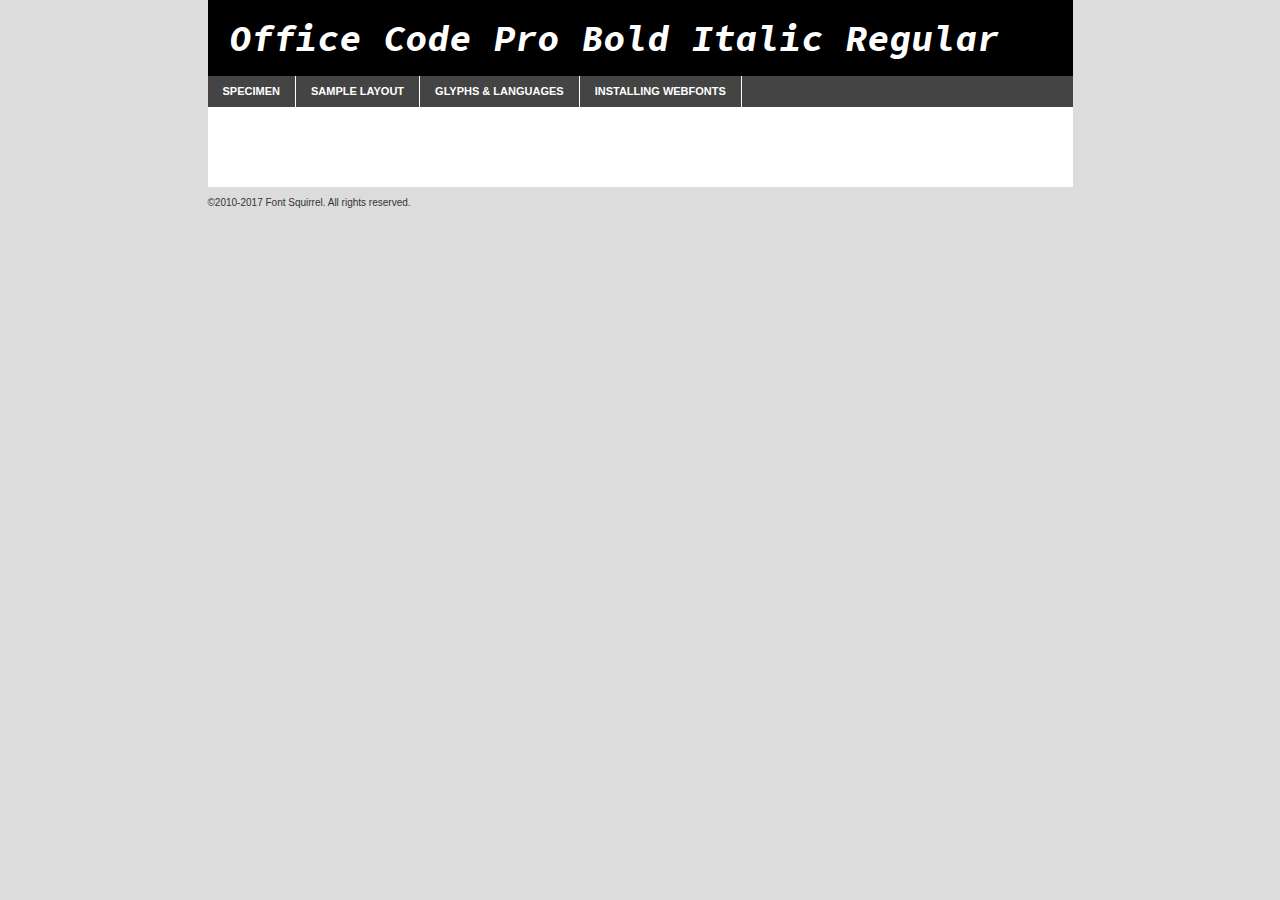
<file: assets/fonts/officecodepro-bolditalic-demo.html>
<!DOCTYPE html PUBLIC "-//W3C//DTD XHTML 1.0 Transitional//EN"
        "http://www.w3.org/TR/xhtml1/DTD/xhtml1-transitional.dtd">

<html xmlns="http://www.w3.org/1999/xhtml" xml:lang="en" lang="en">
<head>
    <meta http-equiv="Content-Type" content="text/html; charset=utf-8"/>
    <script src="http://ajax.googleapis.com/ajax/libs/jquery/1.7.2/jquery.min.js" type="text/javascript" charset="utf-8"></script>
    <script type="text/javascript">
		(function($) {
			$.fn.easyTabs = function(option) {
				var param = jQuery.extend({ fadeSpeed: 'fast', defaultContent: 1, activeClass: 'active' }, option);
				$(this).each(function() {
					var thisId = '#' + this.id;
					if ( param.defaultContent == '' )
					{
						param.defaultContent = 1;
					}
					if ( typeof param.defaultContent == 'number' )
					{
						var defaultTab = $(thisId + ' .tabs li:eq(' + (param.defaultContent - 1) + ') a').attr('href').substr(1);
					}
					else
					{
						var defaultTab = param.defaultContent;
					}
					$(thisId + ' .tabs li a').each(function() {
						var tabToHide = $(this).attr('href').substr(1);
						$('#' + tabToHide).addClass('easytabs-tab-content');
					});
					hideAll();
					changeContent(defaultTab);

					function hideAll() {$(thisId + ' .easytabs-tab-content').hide();}

					function changeContent(tabId)
					{
						hideAll();
						$(thisId + ' .tabs li').removeClass(param.activeClass);
						$(thisId + ' .tabs li a[href=#' + tabId + ']').closest('li').addClass(param.activeClass);
						if ( param.fadeSpeed != 'none' )
						{
							$(thisId + ' #' + tabId).fadeIn(param.fadeSpeed);
						}
						else
						{
							$(thisId + ' #' + tabId).show();
						}
					}

					$(thisId + ' .tabs li').click(function() {
						var tabId = $(this).find('a').attr('href').substr(1);
						changeContent(tabId);
						return false;
					});
				});
			}
		})(jQuery);
    </script>
    <link rel="stylesheet" href="specimen_files/specimen_stylesheet.css" type="text/css" charset="utf-8"/>
    <link rel="stylesheet" href="stylesheet.css" type="text/css" charset="utf-8"/>

    <style type="text/css">
        		body {
			font-family: 'office_code_probold_italic';
        		}

            </style>

    <title>Office Code Pro Bold Italic Regular Specimen</title>


    <script type="text/javascript" charset="utf-8">
		$(document).ready(function() {
			$('#container').easyTabs({ defaultContent: 1 });
		});
    </script>
</head>

<body>
<div id="container">
    <div id="header">
		Office Code Pro Bold Italic Regular    </div>
    <ul class="tabs">
        <li><a href="#specimen">Specimen</a></li>
        <li><a href="#layout">Sample Layout</a></li>
		        <li><a href="#glyphs">Glyphs &amp; Languages</a></li>
        <li><a href="#installing">Installing Webfonts</a></li>

    </ul>

    <div id="main_content">


        <div id="specimen">

            <div class="section">
                <div class="grid12 firstcol">
                    <div class="huge">AaBb</div>
                </div>
            </div>

            <div class="section">
                <div class="glyph_range">A&#x200B;B&#x200b;C&#x200b;D&#x200b;E&#x200b;F&#x200b;G&#x200b;H&#x200b;I&#x200b;J&#x200b;K&#x200b;L&#x200b;M&#x200b;N&#x200b;O&#x200b;P&#x200b;Q&#x200b;R&#x200b;S&#x200b;T&#x200b;U&#x200b;V&#x200b;W&#x200b;X&#x200b;Y&#x200b;Z&#x200b;a&#x200b;b&#x200b;c&#x200b;d&#x200b;e&#x200b;f&#x200b;g&#x200b;h&#x200b;i&#x200b;j&#x200b;k&#x200b;l&#x200b;m&#x200b;n&#x200b;o&#x200b;p&#x200b;q&#x200b;r&#x200b;s&#x200b;t&#x200b;u&#x200b;v&#x200b;w&#x200b;x&#x200b;y&#x200b;z&#x200b;1&#x200b;2&#x200b;3&#x200b;4&#x200b;5&#x200b;6&#x200b;7&#x200b;8&#x200b;9&#x200b;0&#x200b;&amp;&#x200b;.&#x200b;,&#x200b;?&#x200b;!&#x200b;&#64;&#x200b;(&#x200b;)&#x200b;#&#x200b;$&#x200b;%&#x200b;*&#x200b;+&#x200b;-&#x200b;=&#x200b;:&#x200b;;</div>
            </div>
            <div class="section">
                <div class="grid12 firstcol">
                    <table class="sample_table">
                        <tr>
                            <td>10</td>
                            <td class="size10">abcdefghijklmnopqrstuvwxyzABCDEFGHIJKLMNOPQRSTUVWXYZ0123456789abcdefghijklmnopqrstuvwxyzABCDEFGHIJKLMNOPQRSTUVWXYZ0123456789abcdefghijklmnopqrstuvwxyzABCDEFGHIJKLMNOPQRSTUVWXYZ</td>
                        </tr>
                        <tr>
                            <td>11</td>
                            <td class="size11">abcdefghijklmnopqrstuvwxyzABCDEFGHIJKLMNOPQRSTUVWXYZ0123456789abcdefghijklmnopqrstuvwxyzABCDEFGHIJKLMNOPQRSTUVWXYZ0123456789abcdefghijklmnopqrstuvwxyzABCDEFGHIJKLMNOPQRSTUVWXYZ</td>
                        </tr>
                        <tr>
                            <td>12</td>
                            <td class="size12">abcdefghijklmnopqrstuvwxyzABCDEFGHIJKLMNOPQRSTUVWXYZ0123456789abcdefghijklmnopqrstuvwxyzABCDEFGHIJKLMNOPQRSTUVWXYZ0123456789abcdefghijklmnopqrstuvwxyzABCDEFGHIJKLMNOPQRSTUVWXYZ</td>
                        </tr>
                        <tr>
                            <td>13</td>
                            <td class="size13">abcdefghijklmnopqrstuvwxyzABCDEFGHIJKLMNOPQRSTUVWXYZ0123456789abcdefghijklmnopqrstuvwxyzABCDEFGHIJKLMNOPQRSTUVWXYZ0123456789abcdefghijklmnopqrstuvwxyzABCDEFGHIJKLMNOPQRSTUVWXYZ</td>
                        </tr>
                        <tr>
                            <td>14</td>
                            <td class="size14">abcdefghijklmnopqrstuvwxyzABCDEFGHIJKLMNOPQRSTUVWXYZ0123456789abcdefghijklmnopqrstuvwxyzABCDEFGHIJKLMNOPQRSTUVWXYZ0123456789abcdefghijklmnopqrstuvwxyzABCDEFGHIJKLMNOPQRSTUVWXYZ</td>
                        </tr>
                        <tr>
                            <td>16</td>
                            <td class="size16">abcdefghijklmnopqrstuvwxyzABCDEFGHIJKLMNOPQRSTUVWXYZ0123456789abcdefghijklmnopqrstuvwxyzABCDEFGHIJKLMNOPQRSTUVWXYZ</td>
                        </tr>
                        <tr>
                            <td>18</td>
                            <td class="size18">abcdefghijklmnopqrstuvwxyzABCDEFGHIJKLMNOPQRSTUVWXYZ0123456789abcdefghijklmnopqrstuvwxyzABCDEFGHIJKLMNOPQRSTUVWXYZ</td>
                        </tr>
                        <tr>
                            <td>20</td>
                            <td class="size20">abcdefghijklmnopqrstuvwxyzABCDEFGHIJKLMNOPQRSTUVWXYZ0123456789abcdefghijklmnopqrstuvwxyzABCDEFGHIJKLMNOPQRSTUVWXYZ</td>
                        </tr>
                        <tr>
                            <td>24</td>
                            <td class="size24">abcdefghijklmnopqrstuvwxyzABCDEFGHIJKLMNOPQRSTUVWXYZ0123456789abcdefghijklmnopqrstuvwxyzABCDEFGHIJKLMNOPQRSTUVWXYZ</td>
                        </tr>
                        <tr>
                            <td>30</td>
                            <td class="size30">abcdefghijklmnopqrstuvwxyzABCDEFGHIJKLMNOPQRSTUVWXYZ0123456789abcdefghijklmnopqrstuvwxyzABCDEFGHIJKLMNOPQRSTUVWXYZ</td>
                        </tr>
                        <tr>
                            <td>36</td>
                            <td class="size36">abcdefghijklmnopqrstuvwxyzABCDEFGHIJKLMNOPQRSTUVWXYZ0123456789abcdefghijklmnopqrstuvwxyzABCDEFGHIJKLMNOPQRSTUVWXYZ</td>
                        </tr>
                        <tr>
                            <td>48</td>
                            <td class="size48">abcdefghijklmnopqrstuvwxyzABCDEFGHIJKLMNOPQRSTUVWXYZ0123456789abcdefghijklmnopqrstuvwxyzABCDEFGHIJKLMNOPQRSTUVWXYZ</td>
                        </tr>
                        <tr>
                            <td>60</td>
                            <td class="size60">abcdefghijklmnopqrstuvwxyzABCDEFGHIJKLMNOPQRSTUVWXYZ0123456789abcdefghijklmnopqrstuvwxyzABCDEFGHIJKLMNOPQRSTUVWXYZ</td>
                        </tr>
                        <tr>
                            <td>72</td>
                            <td class="size72">abcdefghijklmnopqrstuvwxyzABCDEFGHIJKLMNOPQRSTUVWXYZ0123456789abcdefghijklmnopqrstuvwxyzABCDEFGHIJKLMNOPQRSTUVWXYZ</td>
                        </tr>
                        <tr>
                            <td>90</td>
                            <td class="size90">abcdefghijklmnopqrstuvwxyzABCDEFGHIJKLMNOPQRSTUVWXYZ0123456789abcdefghijklmnopqrstuvwxyzABCDEFGHIJKLMNOPQRSTUVWXYZ</td>
                        </tr>
                    </table>

                </div>

            </div>


            <div class="section" id="bodycomparison">


                <div id="xheight">
                    <div class="fontbody">&#x25FC;&#x25FC;&#x25FC;&#x25FC;&#x25FC;&#x25FC;&#x25FC;&#x25FC;&#x25FC;&#x25FC;&#x25FC;&#x25FC;&#x25FC;&#x25FC;&#x25FC;&#x25FC;&#x25FC;&#x25FC;&#x25FC;&#x25FC;&#x25FC;&#x25FC;&#x25FC;&#x25FC;&#x25FC;&#x25FC;&#x25FC;&#x25FC;&#x25FC;&#x25FC;&#x25FC;&#x25FC;&#x25FC;&#x25FC;&#x25FC;&#x25FC;&#x25FC;&#x25FC;&#x25FC;&#x25FC;&#x25FC;&#x25FC;&#x25FC;&#x25FC;&#x25FC;&#x25FC;&#x25FC;&#x25FC;&#x25FC;&#x25FC;&#x25FC;&#x25FC;&#x25FC;&#x25FC;&#x25FC;&#x25FC;&#x25FC;&#x25FC;&#x25FC;&#x25FC;&#x25FC;&#x25FC;&#x25FC;&#x25FC;&#x25FC;&#x25FC;&#x25FC;&#x25FC;&#x25FC;&#x25FC;&#x25FC;&#x25FC;&#x25FC;&#x25FC;&#x25FC;&#x25FC;&#x25FC;&#x25FC;&#x25FC;&#x25FC;&#x25FC;&#x25FC;&#x25FC;&#x25FC;&#x25FC;&#x25FC;&#x25FC;&#x25FC;&#x25FC;&#x25FC;&#x25FC;&#x25FC;&#x25FC;&#x25FC;&#x25FC;&#x25FC;&#x25FC;&#x25FC;&#x25FC;body</div>
                    <div class="arialbody">body</div>
                    <div class="verdanabody">body</div>
                    <div class="georgiabody">body</div>
                </div>
                <div class="fontbody" style="z-index:1">
                    body<span>Office Code Pro Bold Italic Regular</span>
                </div>
                <div class="arialbody" style="z-index:1">
                    body<span>Arial</span>
                </div>
                <div class="verdanabody" style="z-index:1">
                    body<span>Verdana</span>
                </div>
                <div class="georgiabody" style="z-index:1">
                    body<span>Georgia</span>
                </div>


            </div>


            <div class="section psample psample_row1" id="">

                <div class="grid2 firstcol">
                    <p class="size10"><span>10.</span>Aenean lacinia bibendum nulla sed consectetur. Fusce dapibus, tellus ac cursus commodo, tortor mauris condimentum nibh, ut fermentum massa justo sit amet risus. Nullam id dolor id nibh ultricies vehicula ut id elit. Cum sociis natoque penatibus et magnis dis parturient montes, nascetur ridiculus mus. Nulla vitae elit libero, a pharetra augue.</p>

                </div>
                <div class="grid3">
                    <p class="size11"><span>11.</span>Aenean lacinia bibendum nulla sed consectetur. Fusce dapibus, tellus ac cursus commodo, tortor mauris condimentum nibh, ut fermentum massa justo sit amet risus. Nullam id dolor id nibh ultricies vehicula ut id elit. Cum sociis natoque penatibus et magnis dis parturient montes, nascetur ridiculus mus. Nulla vitae elit libero, a pharetra augue.</p>

                </div>
                <div class="grid3">
                    <p class="size12"><span>12.</span>Aenean lacinia bibendum nulla sed consectetur. Fusce dapibus, tellus ac cursus commodo, tortor mauris condimentum nibh, ut fermentum massa justo sit amet risus. Nullam id dolor id nibh ultricies vehicula ut id elit. Cum sociis natoque penatibus et magnis dis parturient montes, nascetur ridiculus mus. Nulla vitae elit libero, a pharetra augue.</p>

                </div>
                <div class="grid4">
                    <p class="size13"><span>13.</span>Aenean lacinia bibendum nulla sed consectetur. Fusce dapibus, tellus ac cursus commodo, tortor mauris condimentum nibh, ut fermentum massa justo sit amet risus. Nullam id dolor id nibh ultricies vehicula ut id elit. Cum sociis natoque penatibus et magnis dis parturient montes, nascetur ridiculus mus. Nulla vitae elit libero, a pharetra augue.</p>

                </div>
                <div class="white_blend"></div>

            </div>
            <div class="section psample psample_row2" id="">
                <div class="grid3 firstcol">
                    <p class="size14"><span>14.</span>Aenean lacinia bibendum nulla sed consectetur. Fusce dapibus, tellus ac cursus commodo, tortor mauris condimentum nibh, ut fermentum massa justo sit amet risus. Nullam id dolor id nibh ultricies vehicula ut id elit. Cum sociis natoque penatibus et magnis dis parturient montes, nascetur ridiculus mus. Nulla vitae elit libero, a pharetra augue.</p>

                </div>
                <div class="grid4">
                    <p class="size16"><span>16.</span>Aenean lacinia bibendum nulla sed consectetur. Fusce dapibus, tellus ac cursus commodo, tortor mauris condimentum nibh, ut fermentum massa justo sit amet risus. Nullam id dolor id nibh ultricies vehicula ut id elit. Cum sociis natoque penatibus et magnis dis parturient montes, nascetur ridiculus mus. Nulla vitae elit libero, a pharetra augue.</p>

                </div>
                <div class="grid5">
                    <p class="size18"><span>18.</span>Aenean lacinia bibendum nulla sed consectetur. Fusce dapibus, tellus ac cursus commodo, tortor mauris condimentum nibh, ut fermentum massa justo sit amet risus. Nullam id dolor id nibh ultricies vehicula ut id elit. Cum sociis natoque penatibus et magnis dis parturient montes, nascetur ridiculus mus. Nulla vitae elit libero, a pharetra augue.</p>

                </div>

                <div class="white_blend"></div>

            </div>

            <div class="section psample psample_row3" id="">
                <div class="grid5 firstcol">
                    <p class="size20"><span>20.</span>Aenean lacinia bibendum nulla sed consectetur. Fusce dapibus, tellus ac cursus commodo, tortor mauris condimentum nibh, ut fermentum massa justo sit amet risus. Nullam id dolor id nibh ultricies vehicula ut id elit. Cum sociis natoque penatibus et magnis dis parturient montes, nascetur ridiculus mus. Nulla vitae elit libero, a pharetra augue.</p>
                </div>
                <div class="grid7">
                    <p class="size24"><span>24.</span>Aenean lacinia bibendum nulla sed consectetur. Fusce dapibus, tellus ac cursus commodo, tortor mauris condimentum nibh, ut fermentum massa justo sit amet risus. Nullam id dolor id nibh ultricies vehicula ut id elit. Cum sociis natoque penatibus et magnis dis parturient montes, nascetur ridiculus mus. Nulla vitae elit libero, a pharetra augue.</p>
                </div>

                <div class="white_blend"></div>

            </div>

            <div class="section psample psample_row4" id="">
                <div class="grid12 firstcol">
                    <p class="size30"><span>30.</span>Aenean lacinia bibendum nulla sed consectetur. Fusce dapibus, tellus ac cursus commodo, tortor mauris condimentum nibh, ut fermentum massa justo sit amet risus. Nullam id dolor id nibh ultricies vehicula ut id elit. Cum sociis natoque penatibus et magnis dis parturient montes, nascetur ridiculus mus. Nulla vitae elit libero, a pharetra augue.</p>
                </div>
                <div class="white_blend"></div>

            </div>


            <div class="section psample psample_row1 fullreverse">
                <div class="grid2 firstcol">
                    <p class="size10"><span>10.</span>Aenean lacinia bibendum nulla sed consectetur. Fusce dapibus, tellus ac cursus commodo, tortor mauris condimentum nibh, ut fermentum massa justo sit amet risus. Nullam id dolor id nibh ultricies vehicula ut id elit. Cum sociis natoque penatibus et magnis dis parturient montes, nascetur ridiculus mus. Nulla vitae elit libero, a pharetra augue.</p>

                </div>
                <div class="grid3">
                    <p class="size11"><span>11.</span>Aenean lacinia bibendum nulla sed consectetur. Fusce dapibus, tellus ac cursus commodo, tortor mauris condimentum nibh, ut fermentum massa justo sit amet risus. Nullam id dolor id nibh ultricies vehicula ut id elit. Cum sociis natoque penatibus et magnis dis parturient montes, nascetur ridiculus mus. Nulla vitae elit libero, a pharetra augue.</p>

                </div>
                <div class="grid3">
                    <p class="size12"><span>12.</span>Aenean lacinia bibendum nulla sed consectetur. Fusce dapibus, tellus ac cursus commodo, tortor mauris condimentum nibh, ut fermentum massa justo sit amet risus. Nullam id dolor id nibh ultricies vehicula ut id elit. Cum sociis natoque penatibus et magnis dis parturient montes, nascetur ridiculus mus. Nulla vitae elit libero, a pharetra augue.</p>

                </div>
                <div class="grid4">
                    <p class="size13"><span>13.</span>Aenean lacinia bibendum nulla sed consectetur. Fusce dapibus, tellus ac cursus commodo, tortor mauris condimentum nibh, ut fermentum massa justo sit amet risus. Nullam id dolor id nibh ultricies vehicula ut id elit. Cum sociis natoque penatibus et magnis dis parturient montes, nascetur ridiculus mus. Nulla vitae elit libero, a pharetra augue.</p>

                </div>
                <div class="black_blend"></div>

            </div>

            <div class="section psample psample_row2 fullreverse">
                <div class="grid3 firstcol">
                    <p class="size14"><span>14.</span>Aenean lacinia bibendum nulla sed consectetur. Fusce dapibus, tellus ac cursus commodo, tortor mauris condimentum nibh, ut fermentum massa justo sit amet risus. Nullam id dolor id nibh ultricies vehicula ut id elit. Cum sociis natoque penatibus et magnis dis parturient montes, nascetur ridiculus mus. Nulla vitae elit libero, a pharetra augue.</p>

                </div>
                <div class="grid4">
                    <p class="size16"><span>16.</span>Aenean lacinia bibendum nulla sed consectetur. Fusce dapibus, tellus ac cursus commodo, tortor mauris condimentum nibh, ut fermentum massa justo sit amet risus. Nullam id dolor id nibh ultricies vehicula ut id elit. Cum sociis natoque penatibus et magnis dis parturient montes, nascetur ridiculus mus. Nulla vitae elit libero, a pharetra augue.</p>

                </div>
                <div class="grid5">
                    <p class="size18"><span>18.</span>Aenean lacinia bibendum nulla sed consectetur. Fusce dapibus, tellus ac cursus commodo, tortor mauris condimentum nibh, ut fermentum massa justo sit amet risus. Nullam id dolor id nibh ultricies vehicula ut id elit. Cum sociis natoque penatibus et magnis dis parturient montes, nascetur ridiculus mus. Nulla vitae elit libero, a pharetra augue.</p>

                </div>
                <div class="black_blend"></div>

            </div>

            <div class="section psample fullreverse psample_row3" id="">
                <div class="grid5 firstcol">
                    <p class="size20"><span>20.</span>Aenean lacinia bibendum nulla sed consectetur. Fusce dapibus, tellus ac cursus commodo, tortor mauris condimentum nibh, ut fermentum massa justo sit amet risus. Nullam id dolor id nibh ultricies vehicula ut id elit. Cum sociis natoque penatibus et magnis dis parturient montes, nascetur ridiculus mus. Nulla vitae elit libero, a pharetra augue.</p>
                </div>
                <div class="grid7">
                    <p class="size24"><span>24.</span>Aenean lacinia bibendum nulla sed consectetur. Fusce dapibus, tellus ac cursus commodo, tortor mauris condimentum nibh, ut fermentum massa justo sit amet risus. Nullam id dolor id nibh ultricies vehicula ut id elit. Cum sociis natoque penatibus et magnis dis parturient montes, nascetur ridiculus mus. Nulla vitae elit libero, a pharetra augue.</p>
                </div>

                <div class="black_blend"></div>

            </div>

            <div class="section psample fullreverse psample_row4" id="" style="border-bottom: 20px #000 solid;">
                <div class="grid12 firstcol">
                    <p class="size30"><span>30.</span>Aenean lacinia bibendum nulla sed consectetur. Fusce dapibus, tellus ac cursus commodo, tortor mauris condimentum nibh, ut fermentum massa justo sit amet risus. Nullam id dolor id nibh ultricies vehicula ut id elit. Cum sociis natoque penatibus et magnis dis parturient montes, nascetur ridiculus mus. Nulla vitae elit libero, a pharetra augue.</p>
                </div>
                <div class="black_blend"></div>

            </div>


        </div>

        <div id="layout">

            <div class="section">

                <div class="grid12 firstcol">
                    <h1>Lorem Ipsum Dolor</h1>
                    <h2>Etiam porta sem malesuada magna mollis euismod</h2>

                    <p class="byline">By <a href="#link">Aenean Lacinia</a></p>
                </div>
            </div>
            <div class="section">
                <div class="grid8 firstcol">
                    <p class="large">Donec sed odio dui. Morbi leo risus, porta ac consectetur ac, vestibulum at eros. Fusce dapibus, tellus ac cursus commodo, tortor mauris condimentum nibh, ut fermentum massa justo sit amet risus. </p>


                    <h3>Pellentesque ornare sem</h3>

                    <p>Maecenas sed diam eget risus varius blandit sit amet non magna. Maecenas faucibus mollis interdum. Donec ullamcorper nulla non metus auctor fringilla. Nullam id dolor id nibh ultricies vehicula ut id elit. Nullam id dolor id nibh ultricies vehicula ut id elit. </p>

                    <p>Aenean eu leo quam. Pellentesque ornare sem lacinia quam venenatis vestibulum. Lorem ipsum dolor sit amet, consectetur adipiscing elit. Cum sociis natoque penatibus et magnis dis parturient montes, nascetur ridiculus mus. </p>

                    <p>Nulla vitae elit libero, a pharetra augue. Praesent commodo cursus magna, vel scelerisque nisl consectetur et. Aenean lacinia bibendum nulla sed consectetur. </p>

                    <p>Nullam quis risus eget urna mollis ornare vel eu leo. Nullam quis risus eget urna mollis ornare vel eu leo. Maecenas sed diam eget risus varius blandit sit amet non magna. Donec ullamcorper nulla non metus auctor fringilla. </p>

                    <h3>Cras mattis consectetur</h3>

                    <p>Aenean eu leo quam. Pellentesque ornare sem lacinia quam venenatis vestibulum. Aenean lacinia bibendum nulla sed consectetur. Integer posuere erat a ante venenatis dapibus posuere velit aliquet. Cras mattis consectetur purus sit amet fermentum. </p>

                    <p>Nullam id dolor id nibh ultricies vehicula ut id elit. Nullam quis risus eget urna mollis ornare vel eu leo. Cras mattis consectetur purus sit amet fermentum.</p>
                </div>

                <div class="grid4 sidebar">

                    <div class="box reverse">
                        <p class="last">Nullam quis risus eget urna mollis ornare vel eu leo. Donec ullamcorper nulla non metus auctor fringilla. Cras mattis consectetur purus sit amet fermentum. Sed posuere consectetur est at lobortis. Lorem ipsum dolor sit amet, consectetur adipiscing elit. </p>
                    </div>

                    <p class="caption">Maecenas sed diam eget risus varius.</p>

                    <p>Vestibulum id ligula porta felis euismod semper. Integer posuere erat a ante venenatis dapibus posuere velit aliquet. Vestibulum id ligula porta felis euismod semper. Sed posuere consectetur est at lobortis. Maecenas sed diam eget risus varius blandit sit amet non magna. Fusce dapibus, tellus ac cursus commodo, tortor mauris condimentum nibh, ut fermentum massa justo sit amet risus. </p>


                    <p>Duis mollis, est non commodo luctus, nisi erat porttitor ligula, eget lacinia odio sem nec elit. Aenean lacinia bibendum nulla sed consectetur. Vivamus sagittis lacus vel augue laoreet rutrum faucibus dolor auctor. Aenean lacinia bibendum nulla sed consectetur. Nullam quis risus eget urna mollis ornare vel eu leo. </p>

                    <p>Praesent commodo cursus magna, vel scelerisque nisl consectetur et. Donec ullamcorper nulla non metus auctor fringilla. Maecenas faucibus mollis interdum. Fusce dapibus, tellus ac cursus commodo, tortor mauris condimentum nibh, ut fermentum massa justo sit amet risus. </p>

                </div>
            </div>

        </div>


		

        <div id="glyphs">
            <div class="section">
                <div class="grid12 firstcol">

                    <h1>Language Support</h1>
                    <p>The subset of Office Code Pro Bold Italic Regular in this kit supports the following languages:<br/>

						Albanian, Basque, Breton, Chamorro, Danish, Dutch, English, Faroese, Finnish, French, Frisian, Galician, German, Icelandic, Italian, Malagasy, Norwegian, Portuguese, Spanish, Alsatian, Aragonese, Arapaho, Arrernte, Asturian, Aymara, Bislama, Cebuano, Corsican, Fijian, French_creole, Genoese, Gilbertese, Greenlandic, Haitian_creole, Hiligaynon, Hmong, Hopi, Ibanag, Iloko_ilokano, Indonesian, Interglossa_glosa, Interlingua, Irish_gaelic, Jerriais, Lojban, Lombard, Luxembourgeois, Manx, Mohawk, Norfolk_pitcairnese, Occitan, Oromo, Pangasinan, Papiamento, Piedmontese, Potawatomi, Rhaeto-romance, Romansh, Rotokas, Sami_lule, Samoan, Sardinian, Scots_gaelic, Seychelles_creole, Shona, Sicilian, Somali, Southern_ndebele, Swahili, Swati_swazi, Tagalog_filipino_pilipino, Tetum, Tok_pisin, Uyghur_latinized, Volapuk, Walloon, Warlpiri, Xhosa, Yapese, Zulu, Latinbasic, Ubasic, Demo                    </p>
                    <h1>Glyph Chart</h1>
                    <p>The subset of Office Code Pro Bold Italic Regular in this kit includes all the glyphs listed below. Unicode entities are included above each glyph to help you insert individual characters into your layout.</p>
                    <div id="glyph_chart">

																				                                <div><p>&amp;#32;</p>&#32;</div>
																				                                <div><p>&amp;#33;</p>&#33;</div>
																				                                <div><p>&amp;#34;</p>&#34;</div>
																				                                <div><p>&amp;#35;</p>&#35;</div>
																				                                <div><p>&amp;#36;</p>&#36;</div>
																				                                <div><p>&amp;#37;</p>&#37;</div>
																				                                <div><p>&amp;#38;</p>&#38;</div>
																				                                <div><p>&amp;#39;</p>&#39;</div>
																				                                <div><p>&amp;#40;</p>&#40;</div>
																				                                <div><p>&amp;#41;</p>&#41;</div>
																				                                <div><p>&amp;#42;</p>&#42;</div>
																				                                <div><p>&amp;#43;</p>&#43;</div>
																				                                <div><p>&amp;#44;</p>&#44;</div>
																				                                <div><p>&amp;#45;</p>&#45;</div>
																				                                <div><p>&amp;#46;</p>&#46;</div>
																				                                <div><p>&amp;#47;</p>&#47;</div>
																				                                <div><p>&amp;#48;</p>&#48;</div>
																				                                <div><p>&amp;#49;</p>&#49;</div>
																				                                <div><p>&amp;#50;</p>&#50;</div>
																				                                <div><p>&amp;#51;</p>&#51;</div>
																				                                <div><p>&amp;#52;</p>&#52;</div>
																				                                <div><p>&amp;#53;</p>&#53;</div>
																				                                <div><p>&amp;#54;</p>&#54;</div>
																				                                <div><p>&amp;#55;</p>&#55;</div>
																				                                <div><p>&amp;#56;</p>&#56;</div>
																				                                <div><p>&amp;#57;</p>&#57;</div>
																				                                <div><p>&amp;#58;</p>&#58;</div>
																				                                <div><p>&amp;#59;</p>&#59;</div>
																				                                <div><p>&amp;#60;</p>&#60;</div>
																				                                <div><p>&amp;#61;</p>&#61;</div>
																				                                <div><p>&amp;#62;</p>&#62;</div>
																				                                <div><p>&amp;#63;</p>&#63;</div>
																				                                <div><p>&amp;#64;</p>&#64;</div>
																				                                <div><p>&amp;#65;</p>&#65;</div>
																				                                <div><p>&amp;#66;</p>&#66;</div>
																				                                <div><p>&amp;#67;</p>&#67;</div>
																				                                <div><p>&amp;#68;</p>&#68;</div>
																				                                <div><p>&amp;#69;</p>&#69;</div>
																				                                <div><p>&amp;#70;</p>&#70;</div>
																				                                <div><p>&amp;#71;</p>&#71;</div>
																				                                <div><p>&amp;#72;</p>&#72;</div>
																				                                <div><p>&amp;#73;</p>&#73;</div>
																				                                <div><p>&amp;#74;</p>&#74;</div>
																				                                <div><p>&amp;#75;</p>&#75;</div>
																				                                <div><p>&amp;#76;</p>&#76;</div>
																				                                <div><p>&amp;#77;</p>&#77;</div>
																				                                <div><p>&amp;#78;</p>&#78;</div>
																				                                <div><p>&amp;#79;</p>&#79;</div>
																				                                <div><p>&amp;#80;</p>&#80;</div>
																				                                <div><p>&amp;#81;</p>&#81;</div>
																				                                <div><p>&amp;#82;</p>&#82;</div>
																				                                <div><p>&amp;#83;</p>&#83;</div>
																				                                <div><p>&amp;#84;</p>&#84;</div>
																				                                <div><p>&amp;#85;</p>&#85;</div>
																				                                <div><p>&amp;#86;</p>&#86;</div>
																				                                <div><p>&amp;#87;</p>&#87;</div>
																				                                <div><p>&amp;#88;</p>&#88;</div>
																				                                <div><p>&amp;#89;</p>&#89;</div>
																				                                <div><p>&amp;#90;</p>&#90;</div>
																				                                <div><p>&amp;#91;</p>&#91;</div>
																				                                <div><p>&amp;#92;</p>&#92;</div>
																				                                <div><p>&amp;#93;</p>&#93;</div>
																				                                <div><p>&amp;#94;</p>&#94;</div>
																				                                <div><p>&amp;#95;</p>&#95;</div>
																				                                <div><p>&amp;#96;</p>&#96;</div>
																				                                <div><p>&amp;#97;</p>&#97;</div>
																				                                <div><p>&amp;#98;</p>&#98;</div>
																				                                <div><p>&amp;#99;</p>&#99;</div>
																				                                <div><p>&amp;#100;</p>&#100;</div>
																				                                <div><p>&amp;#101;</p>&#101;</div>
																				                                <div><p>&amp;#102;</p>&#102;</div>
																				                                <div><p>&amp;#103;</p>&#103;</div>
																				                                <div><p>&amp;#104;</p>&#104;</div>
																				                                <div><p>&amp;#105;</p>&#105;</div>
																				                                <div><p>&amp;#106;</p>&#106;</div>
																				                                <div><p>&amp;#107;</p>&#107;</div>
																				                                <div><p>&amp;#108;</p>&#108;</div>
																				                                <div><p>&amp;#109;</p>&#109;</div>
																				                                <div><p>&amp;#110;</p>&#110;</div>
																				                                <div><p>&amp;#111;</p>&#111;</div>
																				                                <div><p>&amp;#112;</p>&#112;</div>
																				                                <div><p>&amp;#113;</p>&#113;</div>
																				                                <div><p>&amp;#114;</p>&#114;</div>
																				                                <div><p>&amp;#115;</p>&#115;</div>
																				                                <div><p>&amp;#116;</p>&#116;</div>
																				                                <div><p>&amp;#117;</p>&#117;</div>
																				                                <div><p>&amp;#118;</p>&#118;</div>
																				                                <div><p>&amp;#119;</p>&#119;</div>
																				                                <div><p>&amp;#120;</p>&#120;</div>
																				                                <div><p>&amp;#121;</p>&#121;</div>
																				                                <div><p>&amp;#122;</p>&#122;</div>
																				                                <div><p>&amp;#123;</p>&#123;</div>
																				                                <div><p>&amp;#124;</p>&#124;</div>
																				                                <div><p>&amp;#125;</p>&#125;</div>
																				                                <div><p>&amp;#126;</p>&#126;</div>
																				                                <div><p>&amp;#160;</p>&#160;</div>
																				                                <div><p>&amp;#161;</p>&#161;</div>
																				                                <div><p>&amp;#162;</p>&#162;</div>
																				                                <div><p>&amp;#163;</p>&#163;</div>
																				                                <div><p>&amp;#164;</p>&#164;</div>
																				                                <div><p>&amp;#165;</p>&#165;</div>
																				                                <div><p>&amp;#166;</p>&#166;</div>
																				                                <div><p>&amp;#167;</p>&#167;</div>
																				                                <div><p>&amp;#168;</p>&#168;</div>
																				                                <div><p>&amp;#169;</p>&#169;</div>
																				                                <div><p>&amp;#170;</p>&#170;</div>
																				                                <div><p>&amp;#171;</p>&#171;</div>
																				                                <div><p>&amp;#172;</p>&#172;</div>
																				                                <div><p>&amp;#173;</p>&#173;</div>
																				                                <div><p>&amp;#174;</p>&#174;</div>
																				                                <div><p>&amp;#175;</p>&#175;</div>
																				                                <div><p>&amp;#176;</p>&#176;</div>
																				                                <div><p>&amp;#177;</p>&#177;</div>
																				                                <div><p>&amp;#180;</p>&#180;</div>
																				                                <div><p>&amp;#181;</p>&#181;</div>
																				                                <div><p>&amp;#182;</p>&#182;</div>
																				                                <div><p>&amp;#183;</p>&#183;</div>
																				                                <div><p>&amp;#184;</p>&#184;</div>
																				                                <div><p>&amp;#186;</p>&#186;</div>
																				                                <div><p>&amp;#187;</p>&#187;</div>
																				                                <div><p>&amp;#188;</p>&#188;</div>
																				                                <div><p>&amp;#189;</p>&#189;</div>
																				                                <div><p>&amp;#190;</p>&#190;</div>
																				                                <div><p>&amp;#191;</p>&#191;</div>
																				                                <div><p>&amp;#192;</p>&#192;</div>
																				                                <div><p>&amp;#193;</p>&#193;</div>
																				                                <div><p>&amp;#194;</p>&#194;</div>
																				                                <div><p>&amp;#195;</p>&#195;</div>
																				                                <div><p>&amp;#196;</p>&#196;</div>
																				                                <div><p>&amp;#197;</p>&#197;</div>
																				                                <div><p>&amp;#198;</p>&#198;</div>
																				                                <div><p>&amp;#199;</p>&#199;</div>
																				                                <div><p>&amp;#200;</p>&#200;</div>
																				                                <div><p>&amp;#201;</p>&#201;</div>
																				                                <div><p>&amp;#202;</p>&#202;</div>
																				                                <div><p>&amp;#203;</p>&#203;</div>
																				                                <div><p>&amp;#204;</p>&#204;</div>
																				                                <div><p>&amp;#205;</p>&#205;</div>
																				                                <div><p>&amp;#206;</p>&#206;</div>
																				                                <div><p>&amp;#207;</p>&#207;</div>
																				                                <div><p>&amp;#208;</p>&#208;</div>
																				                                <div><p>&amp;#209;</p>&#209;</div>
																				                                <div><p>&amp;#210;</p>&#210;</div>
																				                                <div><p>&amp;#211;</p>&#211;</div>
																				                                <div><p>&amp;#212;</p>&#212;</div>
																				                                <div><p>&amp;#213;</p>&#213;</div>
																				                                <div><p>&amp;#214;</p>&#214;</div>
																				                                <div><p>&amp;#215;</p>&#215;</div>
																				                                <div><p>&amp;#216;</p>&#216;</div>
																				                                <div><p>&amp;#217;</p>&#217;</div>
																				                                <div><p>&amp;#218;</p>&#218;</div>
																				                                <div><p>&amp;#219;</p>&#219;</div>
																				                                <div><p>&amp;#220;</p>&#220;</div>
																				                                <div><p>&amp;#221;</p>&#221;</div>
																				                                <div><p>&amp;#222;</p>&#222;</div>
																				                                <div><p>&amp;#223;</p>&#223;</div>
																				                                <div><p>&amp;#224;</p>&#224;</div>
																				                                <div><p>&amp;#225;</p>&#225;</div>
																				                                <div><p>&amp;#226;</p>&#226;</div>
																				                                <div><p>&amp;#227;</p>&#227;</div>
																				                                <div><p>&amp;#228;</p>&#228;</div>
																				                                <div><p>&amp;#229;</p>&#229;</div>
																				                                <div><p>&amp;#230;</p>&#230;</div>
																				                                <div><p>&amp;#231;</p>&#231;</div>
																				                                <div><p>&amp;#232;</p>&#232;</div>
																				                                <div><p>&amp;#233;</p>&#233;</div>
																				                                <div><p>&amp;#234;</p>&#234;</div>
																				                                <div><p>&amp;#235;</p>&#235;</div>
																				                                <div><p>&amp;#236;</p>&#236;</div>
																				                                <div><p>&amp;#237;</p>&#237;</div>
																				                                <div><p>&amp;#238;</p>&#238;</div>
																				                                <div><p>&amp;#239;</p>&#239;</div>
																				                                <div><p>&amp;#240;</p>&#240;</div>
																				                                <div><p>&amp;#241;</p>&#241;</div>
																				                                <div><p>&amp;#242;</p>&#242;</div>
																				                                <div><p>&amp;#243;</p>&#243;</div>
																				                                <div><p>&amp;#244;</p>&#244;</div>
																				                                <div><p>&amp;#245;</p>&#245;</div>
																				                                <div><p>&amp;#246;</p>&#246;</div>
																				                                <div><p>&amp;#247;</p>&#247;</div>
																				                                <div><p>&amp;#248;</p>&#248;</div>
																				                                <div><p>&amp;#249;</p>&#249;</div>
																				                                <div><p>&amp;#250;</p>&#250;</div>
																				                                <div><p>&amp;#251;</p>&#251;</div>
																				                                <div><p>&amp;#252;</p>&#252;</div>
																				                                <div><p>&amp;#253;</p>&#253;</div>
																				                                <div><p>&amp;#254;</p>&#254;</div>
																				                                <div><p>&amp;#255;</p>&#255;</div>
																				                                <div><p>&amp;#338;</p>&#338;</div>
																				                                <div><p>&amp;#339;</p>&#339;</div>
																				                                <div><p>&amp;#376;</p>&#376;</div>
																				                                <div><p>&amp;#710;</p>&#710;</div>
																				                                <div><p>&amp;#732;</p>&#732;</div>
																				                                <div><p>&amp;#8192;</p>&#8192;</div>
																				                                <div><p>&amp;#8193;</p>&#8193;</div>
																				                                <div><p>&amp;#8194;</p>&#8194;</div>
																				                                <div><p>&amp;#8195;</p>&#8195;</div>
																				                                <div><p>&amp;#8196;</p>&#8196;</div>
																				                                <div><p>&amp;#8197;</p>&#8197;</div>
																				                                <div><p>&amp;#8198;</p>&#8198;</div>
																				                                <div><p>&amp;#8199;</p>&#8199;</div>
																				                                <div><p>&amp;#8200;</p>&#8200;</div>
																				                                <div><p>&amp;#8201;</p>&#8201;</div>
																				                                <div><p>&amp;#8202;</p>&#8202;</div>
																				                                <div><p>&amp;#8208;</p>&#8208;</div>
																				                                <div><p>&amp;#8209;</p>&#8209;</div>
																				                                <div><p>&amp;#8210;</p>&#8210;</div>
																				                                <div><p>&amp;#8211;</p>&#8211;</div>
																				                                <div><p>&amp;#8212;</p>&#8212;</div>
																				                                <div><p>&amp;#8216;</p>&#8216;</div>
																				                                <div><p>&amp;#8217;</p>&#8217;</div>
																				                                <div><p>&amp;#8218;</p>&#8218;</div>
																				                                <div><p>&amp;#8220;</p>&#8220;</div>
																				                                <div><p>&amp;#8221;</p>&#8221;</div>
																				                                <div><p>&amp;#8222;</p>&#8222;</div>
																				                                <div><p>&amp;#8226;</p>&#8226;</div>
																				                                <div><p>&amp;#8230;</p>&#8230;</div>
																				                                <div><p>&amp;#8239;</p>&#8239;</div>
																				                                <div><p>&amp;#8249;</p>&#8249;</div>
																				                                <div><p>&amp;#8250;</p>&#8250;</div>
																				                                <div><p>&amp;#8287;</p>&#8287;</div>
																				                                <div><p>&amp;#8364;</p>&#8364;</div>
																				                                <div><p>&amp;#8482;</p>&#8482;</div>
																				                                <div><p>&amp;#9724;</p>&#9724;</div>
																																																										                    </div>
                </div>


            </div>
        </div>


        <div id="specs">

        </div>

        <div id="installing">
            <div class="section">
                <div class="grid7 firstcol">
                    <h1>Installing Webfonts</h1>

                    <p>Webfonts are supported by all major browser platforms but not all in the same way. There are currently four different font formats that must be included in order to target all browsers. This includes TTF, WOFF, EOT and SVG.</p>

                    <h2>1. Upload your webfonts</h2>
                    <p>You must upload your webfont kit to your website. They should be in or near the same directory as your CSS files.</p>

                    <h2>2. Include the webfont stylesheet</h2>
                    <p>A special CSS @font-face declaration helps the various browsers select the appropriate font it needs without causing you a bunch of headaches. Learn more about this syntax by reading the <a href="https://www.fontspring.com/blog/further-hardening-of-the-bulletproof-syntax">Fontspring blog post</a> about it. The code for it is as follows:</p>


                    <code>
                        @font-face{
                        font-family: 'MyWebFont';
                        src: url('WebFont.eot');
                        src: url('WebFont.eot?#iefix') format('embedded-opentype'),
                        url('WebFont.woff') format('woff'),
                        url('WebFont.ttf') format('truetype'),
                        url('WebFont.svg#webfont') format('svg');
                        }
                    </code>

                    <p>We've already gone ahead and generated the code for you. All you have to do is link to the stylesheet in your HTML, like this:</p>
                    <code>&lt;link rel=&quot;stylesheet&quot; href=&quot;stylesheet.css&quot; type=&quot;text/css&quot; charset=&quot;utf-8&quot; /&gt;</code>

                    <h2>3. Modify your own stylesheet</h2>
                    <p>To take advantage of your new fonts, you must tell your stylesheet to use them. Look at the original @font-face declaration above and find the property called "font-family." The name linked there will be what you use to reference the font. Prepend that webfont name to the font stack in the "font-family" property, inside the selector you want to change. For example:</p>
                    <code>p { font-family: 'WebFont', Arial, sans-serif; }</code>

                    <h2>4. Test</h2>
                    <p>Getting webfonts to work cross-browser <em>can</em> be tricky. Use the information in the sidebar to help you if you find that fonts aren't loading in a particular browser.</p>
                </div>

                <div class="grid5 sidebar">
                    <div class="box">
                        <h2>Troubleshooting<br/>Font-Face Problems</h2>
                        <p>Having trouble getting your webfonts to load in your new website? Here are some tips to sort out what might be the problem.</p>

                        <h3>Fonts not showing in any browser</h3>

                        <p>This sounds like you need to work on the plumbing. You either did not upload the fonts to the correct directory, or you did not link the fonts properly in the CSS. If you've confirmed that all this is correct and you still have a problem, take a look at your .htaccess file and see if requests are getting intercepted.</p>

                        <h3>Fonts not loading in iPhone or iPad</h3>

                        <p>The most common problem here is that you are serving the fonts from an IIS server. IIS refuses to serve files that have unknown MIME types. If that is the case, you must set the MIME type for SVG to "image/svg+xml" in the server settings. Follow these instructions from Microsoft if you need help.</p>

                        <h3>Fonts not loading in Firefox</h3>

                        <p>The primary reason for this failure? You are still using a version Firefox older than 3.5. So upgrade already! If that isn't it, then you are very likely serving fonts from a different domain. Firefox requires that all font assets be served from the same domain. Lastly it is possible that you need to add WOFF to your list of MIME types (if you are serving via IIS.)</p>

                        <h3>Fonts not loading in IE</h3>

                        <p>Are you looking at Internet Explorer on an actual Windows machine or are you cheating by using a service like Adobe BrowserLab? Many of these screenshot services do not render @font-face for IE. Best to test it on a real machine.</p>

                        <h3>Fonts not loading in IE9</h3>

                        <p>IE9, like Firefox, requires that fonts be served from the same domain as the website. Make sure that is the case.</p>
                    </div>
                </div>
            </div>

        </div>

    </div>
    <div id="footer">
        <p>&copy;2010-2017 Font Squirrel. All rights reserved.</p>
    </div>
</div>
</body>
</html>
</file>
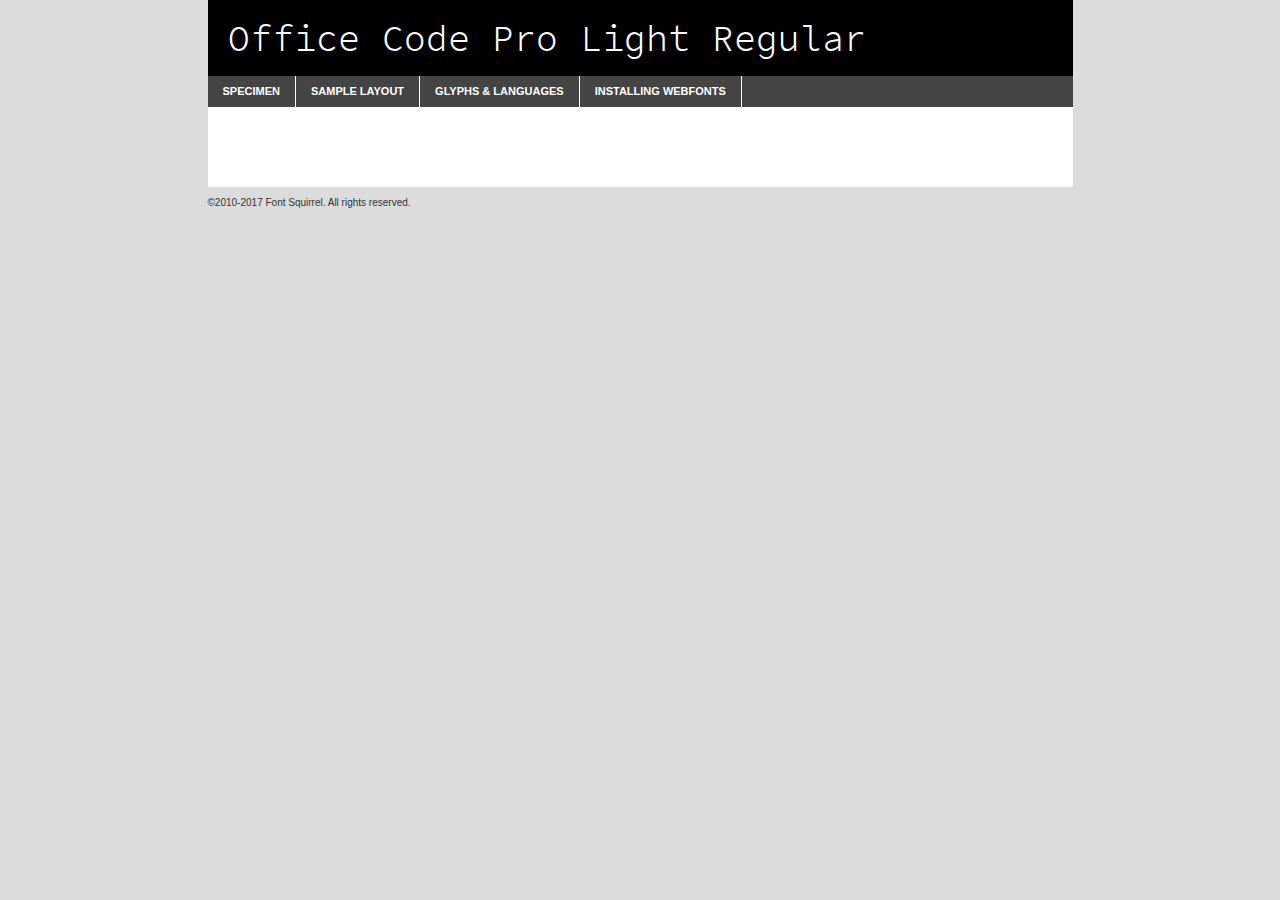
<file: assets/fonts/officecodepro-light-demo.html>
<!DOCTYPE html PUBLIC "-//W3C//DTD XHTML 1.0 Transitional//EN"
        "http://www.w3.org/TR/xhtml1/DTD/xhtml1-transitional.dtd">

<html xmlns="http://www.w3.org/1999/xhtml" xml:lang="en" lang="en">
<head>
    <meta http-equiv="Content-Type" content="text/html; charset=utf-8"/>
    <script src="http://ajax.googleapis.com/ajax/libs/jquery/1.7.2/jquery.min.js" type="text/javascript" charset="utf-8"></script>
    <script type="text/javascript">
		(function($) {
			$.fn.easyTabs = function(option) {
				var param = jQuery.extend({ fadeSpeed: 'fast', defaultContent: 1, activeClass: 'active' }, option);
				$(this).each(function() {
					var thisId = '#' + this.id;
					if ( param.defaultContent == '' )
					{
						param.defaultContent = 1;
					}
					if ( typeof param.defaultContent == 'number' )
					{
						var defaultTab = $(thisId + ' .tabs li:eq(' + (param.defaultContent - 1) + ') a').attr('href').substr(1);
					}
					else
					{
						var defaultTab = param.defaultContent;
					}
					$(thisId + ' .tabs li a').each(function() {
						var tabToHide = $(this).attr('href').substr(1);
						$('#' + tabToHide).addClass('easytabs-tab-content');
					});
					hideAll();
					changeContent(defaultTab);

					function hideAll() {$(thisId + ' .easytabs-tab-content').hide();}

					function changeContent(tabId)
					{
						hideAll();
						$(thisId + ' .tabs li').removeClass(param.activeClass);
						$(thisId + ' .tabs li a[href=#' + tabId + ']').closest('li').addClass(param.activeClass);
						if ( param.fadeSpeed != 'none' )
						{
							$(thisId + ' #' + tabId).fadeIn(param.fadeSpeed);
						}
						else
						{
							$(thisId + ' #' + tabId).show();
						}
					}

					$(thisId + ' .tabs li').click(function() {
						var tabId = $(this).find('a').attr('href').substr(1);
						changeContent(tabId);
						return false;
					});
				});
			}
		})(jQuery);
    </script>
    <link rel="stylesheet" href="specimen_files/specimen_stylesheet.css" type="text/css" charset="utf-8"/>
    <link rel="stylesheet" href="stylesheet.css" type="text/css" charset="utf-8"/>

    <style type="text/css">
        		body {
			font-family: 'office_code_prolight';
        		}

            </style>

    <title>Office Code Pro Light Regular Specimen</title>


    <script type="text/javascript" charset="utf-8">
		$(document).ready(function() {
			$('#container').easyTabs({ defaultContent: 1 });
		});
    </script>
</head>

<body>
<div id="container">
    <div id="header">
		Office Code Pro Light Regular    </div>
    <ul class="tabs">
        <li><a href="#specimen">Specimen</a></li>
        <li><a href="#layout">Sample Layout</a></li>
		        <li><a href="#glyphs">Glyphs &amp; Languages</a></li>
        <li><a href="#installing">Installing Webfonts</a></li>

    </ul>

    <div id="main_content">


        <div id="specimen">

            <div class="section">
                <div class="grid12 firstcol">
                    <div class="huge">AaBb</div>
                </div>
            </div>

            <div class="section">
                <div class="glyph_range">A&#x200B;B&#x200b;C&#x200b;D&#x200b;E&#x200b;F&#x200b;G&#x200b;H&#x200b;I&#x200b;J&#x200b;K&#x200b;L&#x200b;M&#x200b;N&#x200b;O&#x200b;P&#x200b;Q&#x200b;R&#x200b;S&#x200b;T&#x200b;U&#x200b;V&#x200b;W&#x200b;X&#x200b;Y&#x200b;Z&#x200b;a&#x200b;b&#x200b;c&#x200b;d&#x200b;e&#x200b;f&#x200b;g&#x200b;h&#x200b;i&#x200b;j&#x200b;k&#x200b;l&#x200b;m&#x200b;n&#x200b;o&#x200b;p&#x200b;q&#x200b;r&#x200b;s&#x200b;t&#x200b;u&#x200b;v&#x200b;w&#x200b;x&#x200b;y&#x200b;z&#x200b;1&#x200b;2&#x200b;3&#x200b;4&#x200b;5&#x200b;6&#x200b;7&#x200b;8&#x200b;9&#x200b;0&#x200b;&amp;&#x200b;.&#x200b;,&#x200b;?&#x200b;!&#x200b;&#64;&#x200b;(&#x200b;)&#x200b;#&#x200b;$&#x200b;%&#x200b;*&#x200b;+&#x200b;-&#x200b;=&#x200b;:&#x200b;;</div>
            </div>
            <div class="section">
                <div class="grid12 firstcol">
                    <table class="sample_table">
                        <tr>
                            <td>10</td>
                            <td class="size10">abcdefghijklmnopqrstuvwxyzABCDEFGHIJKLMNOPQRSTUVWXYZ0123456789abcdefghijklmnopqrstuvwxyzABCDEFGHIJKLMNOPQRSTUVWXYZ0123456789abcdefghijklmnopqrstuvwxyzABCDEFGHIJKLMNOPQRSTUVWXYZ</td>
                        </tr>
                        <tr>
                            <td>11</td>
                            <td class="size11">abcdefghijklmnopqrstuvwxyzABCDEFGHIJKLMNOPQRSTUVWXYZ0123456789abcdefghijklmnopqrstuvwxyzABCDEFGHIJKLMNOPQRSTUVWXYZ0123456789abcdefghijklmnopqrstuvwxyzABCDEFGHIJKLMNOPQRSTUVWXYZ</td>
                        </tr>
                        <tr>
                            <td>12</td>
                            <td class="size12">abcdefghijklmnopqrstuvwxyzABCDEFGHIJKLMNOPQRSTUVWXYZ0123456789abcdefghijklmnopqrstuvwxyzABCDEFGHIJKLMNOPQRSTUVWXYZ0123456789abcdefghijklmnopqrstuvwxyzABCDEFGHIJKLMNOPQRSTUVWXYZ</td>
                        </tr>
                        <tr>
                            <td>13</td>
                            <td class="size13">abcdefghijklmnopqrstuvwxyzABCDEFGHIJKLMNOPQRSTUVWXYZ0123456789abcdefghijklmnopqrstuvwxyzABCDEFGHIJKLMNOPQRSTUVWXYZ0123456789abcdefghijklmnopqrstuvwxyzABCDEFGHIJKLMNOPQRSTUVWXYZ</td>
                        </tr>
                        <tr>
                            <td>14</td>
                            <td class="size14">abcdefghijklmnopqrstuvwxyzABCDEFGHIJKLMNOPQRSTUVWXYZ0123456789abcdefghijklmnopqrstuvwxyzABCDEFGHIJKLMNOPQRSTUVWXYZ0123456789abcdefghijklmnopqrstuvwxyzABCDEFGHIJKLMNOPQRSTUVWXYZ</td>
                        </tr>
                        <tr>
                            <td>16</td>
                            <td class="size16">abcdefghijklmnopqrstuvwxyzABCDEFGHIJKLMNOPQRSTUVWXYZ0123456789abcdefghijklmnopqrstuvwxyzABCDEFGHIJKLMNOPQRSTUVWXYZ</td>
                        </tr>
                        <tr>
                            <td>18</td>
                            <td class="size18">abcdefghijklmnopqrstuvwxyzABCDEFGHIJKLMNOPQRSTUVWXYZ0123456789abcdefghijklmnopqrstuvwxyzABCDEFGHIJKLMNOPQRSTUVWXYZ</td>
                        </tr>
                        <tr>
                            <td>20</td>
                            <td class="size20">abcdefghijklmnopqrstuvwxyzABCDEFGHIJKLMNOPQRSTUVWXYZ0123456789abcdefghijklmnopqrstuvwxyzABCDEFGHIJKLMNOPQRSTUVWXYZ</td>
                        </tr>
                        <tr>
                            <td>24</td>
                            <td class="size24">abcdefghijklmnopqrstuvwxyzABCDEFGHIJKLMNOPQRSTUVWXYZ0123456789abcdefghijklmnopqrstuvwxyzABCDEFGHIJKLMNOPQRSTUVWXYZ</td>
                        </tr>
                        <tr>
                            <td>30</td>
                            <td class="size30">abcdefghijklmnopqrstuvwxyzABCDEFGHIJKLMNOPQRSTUVWXYZ0123456789abcdefghijklmnopqrstuvwxyzABCDEFGHIJKLMNOPQRSTUVWXYZ</td>
                        </tr>
                        <tr>
                            <td>36</td>
                            <td class="size36">abcdefghijklmnopqrstuvwxyzABCDEFGHIJKLMNOPQRSTUVWXYZ0123456789abcdefghijklmnopqrstuvwxyzABCDEFGHIJKLMNOPQRSTUVWXYZ</td>
                        </tr>
                        <tr>
                            <td>48</td>
                            <td class="size48">abcdefghijklmnopqrstuvwxyzABCDEFGHIJKLMNOPQRSTUVWXYZ0123456789abcdefghijklmnopqrstuvwxyzABCDEFGHIJKLMNOPQRSTUVWXYZ</td>
                        </tr>
                        <tr>
                            <td>60</td>
                            <td class="size60">abcdefghijklmnopqrstuvwxyzABCDEFGHIJKLMNOPQRSTUVWXYZ0123456789abcdefghijklmnopqrstuvwxyzABCDEFGHIJKLMNOPQRSTUVWXYZ</td>
                        </tr>
                        <tr>
                            <td>72</td>
                            <td class="size72">abcdefghijklmnopqrstuvwxyzABCDEFGHIJKLMNOPQRSTUVWXYZ0123456789abcdefghijklmnopqrstuvwxyzABCDEFGHIJKLMNOPQRSTUVWXYZ</td>
                        </tr>
                        <tr>
                            <td>90</td>
                            <td class="size90">abcdefghijklmnopqrstuvwxyzABCDEFGHIJKLMNOPQRSTUVWXYZ0123456789abcdefghijklmnopqrstuvwxyzABCDEFGHIJKLMNOPQRSTUVWXYZ</td>
                        </tr>
                    </table>

                </div>

            </div>


            <div class="section" id="bodycomparison">


                <div id="xheight">
                    <div class="fontbody">&#x25FC;&#x25FC;&#x25FC;&#x25FC;&#x25FC;&#x25FC;&#x25FC;&#x25FC;&#x25FC;&#x25FC;&#x25FC;&#x25FC;&#x25FC;&#x25FC;&#x25FC;&#x25FC;&#x25FC;&#x25FC;&#x25FC;&#x25FC;&#x25FC;&#x25FC;&#x25FC;&#x25FC;&#x25FC;&#x25FC;&#x25FC;&#x25FC;&#x25FC;&#x25FC;&#x25FC;&#x25FC;&#x25FC;&#x25FC;&#x25FC;&#x25FC;&#x25FC;&#x25FC;&#x25FC;&#x25FC;&#x25FC;&#x25FC;&#x25FC;&#x25FC;&#x25FC;&#x25FC;&#x25FC;&#x25FC;&#x25FC;&#x25FC;&#x25FC;&#x25FC;&#x25FC;&#x25FC;&#x25FC;&#x25FC;&#x25FC;&#x25FC;&#x25FC;&#x25FC;&#x25FC;&#x25FC;&#x25FC;&#x25FC;&#x25FC;&#x25FC;&#x25FC;&#x25FC;&#x25FC;&#x25FC;&#x25FC;&#x25FC;&#x25FC;&#x25FC;&#x25FC;&#x25FC;&#x25FC;&#x25FC;&#x25FC;&#x25FC;&#x25FC;&#x25FC;&#x25FC;&#x25FC;&#x25FC;&#x25FC;&#x25FC;&#x25FC;&#x25FC;&#x25FC;&#x25FC;&#x25FC;&#x25FC;&#x25FC;&#x25FC;&#x25FC;&#x25FC;&#x25FC;&#x25FC;body</div>
                    <div class="arialbody">body</div>
                    <div class="verdanabody">body</div>
                    <div class="georgiabody">body</div>
                </div>
                <div class="fontbody" style="z-index:1">
                    body<span>Office Code Pro Light Regular</span>
                </div>
                <div class="arialbody" style="z-index:1">
                    body<span>Arial</span>
                </div>
                <div class="verdanabody" style="z-index:1">
                    body<span>Verdana</span>
                </div>
                <div class="georgiabody" style="z-index:1">
                    body<span>Georgia</span>
                </div>


            </div>


            <div class="section psample psample_row1" id="">

                <div class="grid2 firstcol">
                    <p class="size10"><span>10.</span>Aenean lacinia bibendum nulla sed consectetur. Fusce dapibus, tellus ac cursus commodo, tortor mauris condimentum nibh, ut fermentum massa justo sit amet risus. Nullam id dolor id nibh ultricies vehicula ut id elit. Cum sociis natoque penatibus et magnis dis parturient montes, nascetur ridiculus mus. Nulla vitae elit libero, a pharetra augue.</p>

                </div>
                <div class="grid3">
                    <p class="size11"><span>11.</span>Aenean lacinia bibendum nulla sed consectetur. Fusce dapibus, tellus ac cursus commodo, tortor mauris condimentum nibh, ut fermentum massa justo sit amet risus. Nullam id dolor id nibh ultricies vehicula ut id elit. Cum sociis natoque penatibus et magnis dis parturient montes, nascetur ridiculus mus. Nulla vitae elit libero, a pharetra augue.</p>

                </div>
                <div class="grid3">
                    <p class="size12"><span>12.</span>Aenean lacinia bibendum nulla sed consectetur. Fusce dapibus, tellus ac cursus commodo, tortor mauris condimentum nibh, ut fermentum massa justo sit amet risus. Nullam id dolor id nibh ultricies vehicula ut id elit. Cum sociis natoque penatibus et magnis dis parturient montes, nascetur ridiculus mus. Nulla vitae elit libero, a pharetra augue.</p>

                </div>
                <div class="grid4">
                    <p class="size13"><span>13.</span>Aenean lacinia bibendum nulla sed consectetur. Fusce dapibus, tellus ac cursus commodo, tortor mauris condimentum nibh, ut fermentum massa justo sit amet risus. Nullam id dolor id nibh ultricies vehicula ut id elit. Cum sociis natoque penatibus et magnis dis parturient montes, nascetur ridiculus mus. Nulla vitae elit libero, a pharetra augue.</p>

                </div>
                <div class="white_blend"></div>

            </div>
            <div class="section psample psample_row2" id="">
                <div class="grid3 firstcol">
                    <p class="size14"><span>14.</span>Aenean lacinia bibendum nulla sed consectetur. Fusce dapibus, tellus ac cursus commodo, tortor mauris condimentum nibh, ut fermentum massa justo sit amet risus. Nullam id dolor id nibh ultricies vehicula ut id elit. Cum sociis natoque penatibus et magnis dis parturient montes, nascetur ridiculus mus. Nulla vitae elit libero, a pharetra augue.</p>

                </div>
                <div class="grid4">
                    <p class="size16"><span>16.</span>Aenean lacinia bibendum nulla sed consectetur. Fusce dapibus, tellus ac cursus commodo, tortor mauris condimentum nibh, ut fermentum massa justo sit amet risus. Nullam id dolor id nibh ultricies vehicula ut id elit. Cum sociis natoque penatibus et magnis dis parturient montes, nascetur ridiculus mus. Nulla vitae elit libero, a pharetra augue.</p>

                </div>
                <div class="grid5">
                    <p class="size18"><span>18.</span>Aenean lacinia bibendum nulla sed consectetur. Fusce dapibus, tellus ac cursus commodo, tortor mauris condimentum nibh, ut fermentum massa justo sit amet risus. Nullam id dolor id nibh ultricies vehicula ut id elit. Cum sociis natoque penatibus et magnis dis parturient montes, nascetur ridiculus mus. Nulla vitae elit libero, a pharetra augue.</p>

                </div>

                <div class="white_blend"></div>

            </div>

            <div class="section psample psample_row3" id="">
                <div class="grid5 firstcol">
                    <p class="size20"><span>20.</span>Aenean lacinia bibendum nulla sed consectetur. Fusce dapibus, tellus ac cursus commodo, tortor mauris condimentum nibh, ut fermentum massa justo sit amet risus. Nullam id dolor id nibh ultricies vehicula ut id elit. Cum sociis natoque penatibus et magnis dis parturient montes, nascetur ridiculus mus. Nulla vitae elit libero, a pharetra augue.</p>
                </div>
                <div class="grid7">
                    <p class="size24"><span>24.</span>Aenean lacinia bibendum nulla sed consectetur. Fusce dapibus, tellus ac cursus commodo, tortor mauris condimentum nibh, ut fermentum massa justo sit amet risus. Nullam id dolor id nibh ultricies vehicula ut id elit. Cum sociis natoque penatibus et magnis dis parturient montes, nascetur ridiculus mus. Nulla vitae elit libero, a pharetra augue.</p>
                </div>

                <div class="white_blend"></div>

            </div>

            <div class="section psample psample_row4" id="">
                <div class="grid12 firstcol">
                    <p class="size30"><span>30.</span>Aenean lacinia bibendum nulla sed consectetur. Fusce dapibus, tellus ac cursus commodo, tortor mauris condimentum nibh, ut fermentum massa justo sit amet risus. Nullam id dolor id nibh ultricies vehicula ut id elit. Cum sociis natoque penatibus et magnis dis parturient montes, nascetur ridiculus mus. Nulla vitae elit libero, a pharetra augue.</p>
                </div>
                <div class="white_blend"></div>

            </div>


            <div class="section psample psample_row1 fullreverse">
                <div class="grid2 firstcol">
                    <p class="size10"><span>10.</span>Aenean lacinia bibendum nulla sed consectetur. Fusce dapibus, tellus ac cursus commodo, tortor mauris condimentum nibh, ut fermentum massa justo sit amet risus. Nullam id dolor id nibh ultricies vehicula ut id elit. Cum sociis natoque penatibus et magnis dis parturient montes, nascetur ridiculus mus. Nulla vitae elit libero, a pharetra augue.</p>

                </div>
                <div class="grid3">
                    <p class="size11"><span>11.</span>Aenean lacinia bibendum nulla sed consectetur. Fusce dapibus, tellus ac cursus commodo, tortor mauris condimentum nibh, ut fermentum massa justo sit amet risus. Nullam id dolor id nibh ultricies vehicula ut id elit. Cum sociis natoque penatibus et magnis dis parturient montes, nascetur ridiculus mus. Nulla vitae elit libero, a pharetra augue.</p>

                </div>
                <div class="grid3">
                    <p class="size12"><span>12.</span>Aenean lacinia bibendum nulla sed consectetur. Fusce dapibus, tellus ac cursus commodo, tortor mauris condimentum nibh, ut fermentum massa justo sit amet risus. Nullam id dolor id nibh ultricies vehicula ut id elit. Cum sociis natoque penatibus et magnis dis parturient montes, nascetur ridiculus mus. Nulla vitae elit libero, a pharetra augue.</p>

                </div>
                <div class="grid4">
                    <p class="size13"><span>13.</span>Aenean lacinia bibendum nulla sed consectetur. Fusce dapibus, tellus ac cursus commodo, tortor mauris condimentum nibh, ut fermentum massa justo sit amet risus. Nullam id dolor id nibh ultricies vehicula ut id elit. Cum sociis natoque penatibus et magnis dis parturient montes, nascetur ridiculus mus. Nulla vitae elit libero, a pharetra augue.</p>

                </div>
                <div class="black_blend"></div>

            </div>

            <div class="section psample psample_row2 fullreverse">
                <div class="grid3 firstcol">
                    <p class="size14"><span>14.</span>Aenean lacinia bibendum nulla sed consectetur. Fusce dapibus, tellus ac cursus commodo, tortor mauris condimentum nibh, ut fermentum massa justo sit amet risus. Nullam id dolor id nibh ultricies vehicula ut id elit. Cum sociis natoque penatibus et magnis dis parturient montes, nascetur ridiculus mus. Nulla vitae elit libero, a pharetra augue.</p>

                </div>
                <div class="grid4">
                    <p class="size16"><span>16.</span>Aenean lacinia bibendum nulla sed consectetur. Fusce dapibus, tellus ac cursus commodo, tortor mauris condimentum nibh, ut fermentum massa justo sit amet risus. Nullam id dolor id nibh ultricies vehicula ut id elit. Cum sociis natoque penatibus et magnis dis parturient montes, nascetur ridiculus mus. Nulla vitae elit libero, a pharetra augue.</p>

                </div>
                <div class="grid5">
                    <p class="size18"><span>18.</span>Aenean lacinia bibendum nulla sed consectetur. Fusce dapibus, tellus ac cursus commodo, tortor mauris condimentum nibh, ut fermentum massa justo sit amet risus. Nullam id dolor id nibh ultricies vehicula ut id elit. Cum sociis natoque penatibus et magnis dis parturient montes, nascetur ridiculus mus. Nulla vitae elit libero, a pharetra augue.</p>

                </div>
                <div class="black_blend"></div>

            </div>

            <div class="section psample fullreverse psample_row3" id="">
                <div class="grid5 firstcol">
                    <p class="size20"><span>20.</span>Aenean lacinia bibendum nulla sed consectetur. Fusce dapibus, tellus ac cursus commodo, tortor mauris condimentum nibh, ut fermentum massa justo sit amet risus. Nullam id dolor id nibh ultricies vehicula ut id elit. Cum sociis natoque penatibus et magnis dis parturient montes, nascetur ridiculus mus. Nulla vitae elit libero, a pharetra augue.</p>
                </div>
                <div class="grid7">
                    <p class="size24"><span>24.</span>Aenean lacinia bibendum nulla sed consectetur. Fusce dapibus, tellus ac cursus commodo, tortor mauris condimentum nibh, ut fermentum massa justo sit amet risus. Nullam id dolor id nibh ultricies vehicula ut id elit. Cum sociis natoque penatibus et magnis dis parturient montes, nascetur ridiculus mus. Nulla vitae elit libero, a pharetra augue.</p>
                </div>

                <div class="black_blend"></div>

            </div>

            <div class="section psample fullreverse psample_row4" id="" style="border-bottom: 20px #000 solid;">
                <div class="grid12 firstcol">
                    <p class="size30"><span>30.</span>Aenean lacinia bibendum nulla sed consectetur. Fusce dapibus, tellus ac cursus commodo, tortor mauris condimentum nibh, ut fermentum massa justo sit amet risus. Nullam id dolor id nibh ultricies vehicula ut id elit. Cum sociis natoque penatibus et magnis dis parturient montes, nascetur ridiculus mus. Nulla vitae elit libero, a pharetra augue.</p>
                </div>
                <div class="black_blend"></div>

            </div>


        </div>

        <div id="layout">

            <div class="section">

                <div class="grid12 firstcol">
                    <h1>Lorem Ipsum Dolor</h1>
                    <h2>Etiam porta sem malesuada magna mollis euismod</h2>

                    <p class="byline">By <a href="#link">Aenean Lacinia</a></p>
                </div>
            </div>
            <div class="section">
                <div class="grid8 firstcol">
                    <p class="large">Donec sed odio dui. Morbi leo risus, porta ac consectetur ac, vestibulum at eros. Fusce dapibus, tellus ac cursus commodo, tortor mauris condimentum nibh, ut fermentum massa justo sit amet risus. </p>


                    <h3>Pellentesque ornare sem</h3>

                    <p>Maecenas sed diam eget risus varius blandit sit amet non magna. Maecenas faucibus mollis interdum. Donec ullamcorper nulla non metus auctor fringilla. Nullam id dolor id nibh ultricies vehicula ut id elit. Nullam id dolor id nibh ultricies vehicula ut id elit. </p>

                    <p>Aenean eu leo quam. Pellentesque ornare sem lacinia quam venenatis vestibulum. Lorem ipsum dolor sit amet, consectetur adipiscing elit. Cum sociis natoque penatibus et magnis dis parturient montes, nascetur ridiculus mus. </p>

                    <p>Nulla vitae elit libero, a pharetra augue. Praesent commodo cursus magna, vel scelerisque nisl consectetur et. Aenean lacinia bibendum nulla sed consectetur. </p>

                    <p>Nullam quis risus eget urna mollis ornare vel eu leo. Nullam quis risus eget urna mollis ornare vel eu leo. Maecenas sed diam eget risus varius blandit sit amet non magna. Donec ullamcorper nulla non metus auctor fringilla. </p>

                    <h3>Cras mattis consectetur</h3>

                    <p>Aenean eu leo quam. Pellentesque ornare sem lacinia quam venenatis vestibulum. Aenean lacinia bibendum nulla sed consectetur. Integer posuere erat a ante venenatis dapibus posuere velit aliquet. Cras mattis consectetur purus sit amet fermentum. </p>

                    <p>Nullam id dolor id nibh ultricies vehicula ut id elit. Nullam quis risus eget urna mollis ornare vel eu leo. Cras mattis consectetur purus sit amet fermentum.</p>
                </div>

                <div class="grid4 sidebar">

                    <div class="box reverse">
                        <p class="last">Nullam quis risus eget urna mollis ornare vel eu leo. Donec ullamcorper nulla non metus auctor fringilla. Cras mattis consectetur purus sit amet fermentum. Sed posuere consectetur est at lobortis. Lorem ipsum dolor sit amet, consectetur adipiscing elit. </p>
                    </div>

                    <p class="caption">Maecenas sed diam eget risus varius.</p>

                    <p>Vestibulum id ligula porta felis euismod semper. Integer posuere erat a ante venenatis dapibus posuere velit aliquet. Vestibulum id ligula porta felis euismod semper. Sed posuere consectetur est at lobortis. Maecenas sed diam eget risus varius blandit sit amet non magna. Fusce dapibus, tellus ac cursus commodo, tortor mauris condimentum nibh, ut fermentum massa justo sit amet risus. </p>


                    <p>Duis mollis, est non commodo luctus, nisi erat porttitor ligula, eget lacinia odio sem nec elit. Aenean lacinia bibendum nulla sed consectetur. Vivamus sagittis lacus vel augue laoreet rutrum faucibus dolor auctor. Aenean lacinia bibendum nulla sed consectetur. Nullam quis risus eget urna mollis ornare vel eu leo. </p>

                    <p>Praesent commodo cursus magna, vel scelerisque nisl consectetur et. Donec ullamcorper nulla non metus auctor fringilla. Maecenas faucibus mollis interdum. Fusce dapibus, tellus ac cursus commodo, tortor mauris condimentum nibh, ut fermentum massa justo sit amet risus. </p>

                </div>
            </div>

        </div>


		

        <div id="glyphs">
            <div class="section">
                <div class="grid12 firstcol">

                    <h1>Language Support</h1>
                    <p>The subset of Office Code Pro Light Regular in this kit supports the following languages:<br/>

						Albanian, Basque, Breton, Chamorro, Danish, Dutch, English, Faroese, Finnish, French, Frisian, Galician, German, Icelandic, Italian, Malagasy, Norwegian, Portuguese, Spanish, Alsatian, Aragonese, Arapaho, Arrernte, Asturian, Aymara, Bislama, Cebuano, Corsican, Fijian, French_creole, Genoese, Gilbertese, Greenlandic, Haitian_creole, Hiligaynon, Hmong, Hopi, Ibanag, Iloko_ilokano, Indonesian, Interglossa_glosa, Interlingua, Irish_gaelic, Jerriais, Lojban, Lombard, Luxembourgeois, Manx, Mohawk, Norfolk_pitcairnese, Occitan, Oromo, Pangasinan, Papiamento, Piedmontese, Potawatomi, Rhaeto-romance, Romansh, Rotokas, Sami_lule, Samoan, Sardinian, Scots_gaelic, Seychelles_creole, Shona, Sicilian, Somali, Southern_ndebele, Swahili, Swati_swazi, Tagalog_filipino_pilipino, Tetum, Tok_pisin, Uyghur_latinized, Volapuk, Walloon, Warlpiri, Xhosa, Yapese, Zulu, Latinbasic, Ubasic, Demo                    </p>
                    <h1>Glyph Chart</h1>
                    <p>The subset of Office Code Pro Light Regular in this kit includes all the glyphs listed below. Unicode entities are included above each glyph to help you insert individual characters into your layout.</p>
                    <div id="glyph_chart">

																				                                <div><p>&amp;#32;</p>&#32;</div>
																				                                <div><p>&amp;#33;</p>&#33;</div>
																				                                <div><p>&amp;#34;</p>&#34;</div>
																				                                <div><p>&amp;#35;</p>&#35;</div>
																				                                <div><p>&amp;#36;</p>&#36;</div>
																				                                <div><p>&amp;#37;</p>&#37;</div>
																				                                <div><p>&amp;#38;</p>&#38;</div>
																				                                <div><p>&amp;#39;</p>&#39;</div>
																				                                <div><p>&amp;#40;</p>&#40;</div>
																				                                <div><p>&amp;#41;</p>&#41;</div>
																				                                <div><p>&amp;#42;</p>&#42;</div>
																				                                <div><p>&amp;#43;</p>&#43;</div>
																				                                <div><p>&amp;#44;</p>&#44;</div>
																				                                <div><p>&amp;#45;</p>&#45;</div>
																				                                <div><p>&amp;#46;</p>&#46;</div>
																				                                <div><p>&amp;#47;</p>&#47;</div>
																				                                <div><p>&amp;#48;</p>&#48;</div>
																				                                <div><p>&amp;#49;</p>&#49;</div>
																				                                <div><p>&amp;#50;</p>&#50;</div>
																				                                <div><p>&amp;#51;</p>&#51;</div>
																				                                <div><p>&amp;#52;</p>&#52;</div>
																				                                <div><p>&amp;#53;</p>&#53;</div>
																				                                <div><p>&amp;#54;</p>&#54;</div>
																				                                <div><p>&amp;#55;</p>&#55;</div>
																				                                <div><p>&amp;#56;</p>&#56;</div>
																				                                <div><p>&amp;#57;</p>&#57;</div>
																				                                <div><p>&amp;#58;</p>&#58;</div>
																				                                <div><p>&amp;#59;</p>&#59;</div>
																				                                <div><p>&amp;#60;</p>&#60;</div>
																				                                <div><p>&amp;#61;</p>&#61;</div>
																				                                <div><p>&amp;#62;</p>&#62;</div>
																				                                <div><p>&amp;#63;</p>&#63;</div>
																				                                <div><p>&amp;#64;</p>&#64;</div>
																				                                <div><p>&amp;#65;</p>&#65;</div>
																				                                <div><p>&amp;#66;</p>&#66;</div>
																				                                <div><p>&amp;#67;</p>&#67;</div>
																				                                <div><p>&amp;#68;</p>&#68;</div>
																				                                <div><p>&amp;#69;</p>&#69;</div>
																				                                <div><p>&amp;#70;</p>&#70;</div>
																				                                <div><p>&amp;#71;</p>&#71;</div>
																				                                <div><p>&amp;#72;</p>&#72;</div>
																				                                <div><p>&amp;#73;</p>&#73;</div>
																				                                <div><p>&amp;#74;</p>&#74;</div>
																				                                <div><p>&amp;#75;</p>&#75;</div>
																				                                <div><p>&amp;#76;</p>&#76;</div>
																				                                <div><p>&amp;#77;</p>&#77;</div>
																				                                <div><p>&amp;#78;</p>&#78;</div>
																				                                <div><p>&amp;#79;</p>&#79;</div>
																				                                <div><p>&amp;#80;</p>&#80;</div>
																				                                <div><p>&amp;#81;</p>&#81;</div>
																				                                <div><p>&amp;#82;</p>&#82;</div>
																				                                <div><p>&amp;#83;</p>&#83;</div>
																				                                <div><p>&amp;#84;</p>&#84;</div>
																				                                <div><p>&amp;#85;</p>&#85;</div>
																				                                <div><p>&amp;#86;</p>&#86;</div>
																				                                <div><p>&amp;#87;</p>&#87;</div>
																				                                <div><p>&amp;#88;</p>&#88;</div>
																				                                <div><p>&amp;#89;</p>&#89;</div>
																				                                <div><p>&amp;#90;</p>&#90;</div>
																				                                <div><p>&amp;#91;</p>&#91;</div>
																				                                <div><p>&amp;#92;</p>&#92;</div>
																				                                <div><p>&amp;#93;</p>&#93;</div>
																				                                <div><p>&amp;#94;</p>&#94;</div>
																				                                <div><p>&amp;#95;</p>&#95;</div>
																				                                <div><p>&amp;#96;</p>&#96;</div>
																				                                <div><p>&amp;#97;</p>&#97;</div>
																				                                <div><p>&amp;#98;</p>&#98;</div>
																				                                <div><p>&amp;#99;</p>&#99;</div>
																				                                <div><p>&amp;#100;</p>&#100;</div>
																				                                <div><p>&amp;#101;</p>&#101;</div>
																				                                <div><p>&amp;#102;</p>&#102;</div>
																				                                <div><p>&amp;#103;</p>&#103;</div>
																				                                <div><p>&amp;#104;</p>&#104;</div>
																				                                <div><p>&amp;#105;</p>&#105;</div>
																				                                <div><p>&amp;#106;</p>&#106;</div>
																				                                <div><p>&amp;#107;</p>&#107;</div>
																				                                <div><p>&amp;#108;</p>&#108;</div>
																				                                <div><p>&amp;#109;</p>&#109;</div>
																				                                <div><p>&amp;#110;</p>&#110;</div>
																				                                <div><p>&amp;#111;</p>&#111;</div>
																				                                <div><p>&amp;#112;</p>&#112;</div>
																				                                <div><p>&amp;#113;</p>&#113;</div>
																				                                <div><p>&amp;#114;</p>&#114;</div>
																				                                <div><p>&amp;#115;</p>&#115;</div>
																				                                <div><p>&amp;#116;</p>&#116;</div>
																				                                <div><p>&amp;#117;</p>&#117;</div>
																				                                <div><p>&amp;#118;</p>&#118;</div>
																				                                <div><p>&amp;#119;</p>&#119;</div>
																				                                <div><p>&amp;#120;</p>&#120;</div>
																				                                <div><p>&amp;#121;</p>&#121;</div>
																				                                <div><p>&amp;#122;</p>&#122;</div>
																				                                <div><p>&amp;#123;</p>&#123;</div>
																				                                <div><p>&amp;#124;</p>&#124;</div>
																				                                <div><p>&amp;#125;</p>&#125;</div>
																				                                <div><p>&amp;#126;</p>&#126;</div>
																				                                <div><p>&amp;#160;</p>&#160;</div>
																				                                <div><p>&amp;#161;</p>&#161;</div>
																				                                <div><p>&amp;#162;</p>&#162;</div>
																				                                <div><p>&amp;#163;</p>&#163;</div>
																				                                <div><p>&amp;#164;</p>&#164;</div>
																				                                <div><p>&amp;#165;</p>&#165;</div>
																				                                <div><p>&amp;#166;</p>&#166;</div>
																				                                <div><p>&amp;#167;</p>&#167;</div>
																				                                <div><p>&amp;#168;</p>&#168;</div>
																				                                <div><p>&amp;#169;</p>&#169;</div>
																				                                <div><p>&amp;#170;</p>&#170;</div>
																				                                <div><p>&amp;#171;</p>&#171;</div>
																				                                <div><p>&amp;#172;</p>&#172;</div>
																				                                <div><p>&amp;#173;</p>&#173;</div>
																				                                <div><p>&amp;#174;</p>&#174;</div>
																				                                <div><p>&amp;#175;</p>&#175;</div>
																				                                <div><p>&amp;#176;</p>&#176;</div>
																				                                <div><p>&amp;#177;</p>&#177;</div>
																				                                <div><p>&amp;#180;</p>&#180;</div>
																				                                <div><p>&amp;#181;</p>&#181;</div>
																				                                <div><p>&amp;#182;</p>&#182;</div>
																				                                <div><p>&amp;#183;</p>&#183;</div>
																				                                <div><p>&amp;#184;</p>&#184;</div>
																				                                <div><p>&amp;#186;</p>&#186;</div>
																				                                <div><p>&amp;#187;</p>&#187;</div>
																				                                <div><p>&amp;#188;</p>&#188;</div>
																				                                <div><p>&amp;#189;</p>&#189;</div>
																				                                <div><p>&amp;#190;</p>&#190;</div>
																				                                <div><p>&amp;#191;</p>&#191;</div>
																				                                <div><p>&amp;#192;</p>&#192;</div>
																				                                <div><p>&amp;#193;</p>&#193;</div>
																				                                <div><p>&amp;#194;</p>&#194;</div>
																				                                <div><p>&amp;#195;</p>&#195;</div>
																				                                <div><p>&amp;#196;</p>&#196;</div>
																				                                <div><p>&amp;#197;</p>&#197;</div>
																				                                <div><p>&amp;#198;</p>&#198;</div>
																				                                <div><p>&amp;#199;</p>&#199;</div>
																				                                <div><p>&amp;#200;</p>&#200;</div>
																				                                <div><p>&amp;#201;</p>&#201;</div>
																				                                <div><p>&amp;#202;</p>&#202;</div>
																				                                <div><p>&amp;#203;</p>&#203;</div>
																				                                <div><p>&amp;#204;</p>&#204;</div>
																				                                <div><p>&amp;#205;</p>&#205;</div>
																				                                <div><p>&amp;#206;</p>&#206;</div>
																				                                <div><p>&amp;#207;</p>&#207;</div>
																				                                <div><p>&amp;#208;</p>&#208;</div>
																				                                <div><p>&amp;#209;</p>&#209;</div>
																				                                <div><p>&amp;#210;</p>&#210;</div>
																				                                <div><p>&amp;#211;</p>&#211;</div>
																				                                <div><p>&amp;#212;</p>&#212;</div>
																				                                <div><p>&amp;#213;</p>&#213;</div>
																				                                <div><p>&amp;#214;</p>&#214;</div>
																				                                <div><p>&amp;#215;</p>&#215;</div>
																				                                <div><p>&amp;#216;</p>&#216;</div>
																				                                <div><p>&amp;#217;</p>&#217;</div>
																				                                <div><p>&amp;#218;</p>&#218;</div>
																				                                <div><p>&amp;#219;</p>&#219;</div>
																				                                <div><p>&amp;#220;</p>&#220;</div>
																				                                <div><p>&amp;#221;</p>&#221;</div>
																				                                <div><p>&amp;#222;</p>&#222;</div>
																				                                <div><p>&amp;#223;</p>&#223;</div>
																				                                <div><p>&amp;#224;</p>&#224;</div>
																				                                <div><p>&amp;#225;</p>&#225;</div>
																				                                <div><p>&amp;#226;</p>&#226;</div>
																				                                <div><p>&amp;#227;</p>&#227;</div>
																				                                <div><p>&amp;#228;</p>&#228;</div>
																				                                <div><p>&amp;#229;</p>&#229;</div>
																				                                <div><p>&amp;#230;</p>&#230;</div>
																				                                <div><p>&amp;#231;</p>&#231;</div>
																				                                <div><p>&amp;#232;</p>&#232;</div>
																				                                <div><p>&amp;#233;</p>&#233;</div>
																				                                <div><p>&amp;#234;</p>&#234;</div>
																				                                <div><p>&amp;#235;</p>&#235;</div>
																				                                <div><p>&amp;#236;</p>&#236;</div>
																				                                <div><p>&amp;#237;</p>&#237;</div>
																				                                <div><p>&amp;#238;</p>&#238;</div>
																				                                <div><p>&amp;#239;</p>&#239;</div>
																				                                <div><p>&amp;#240;</p>&#240;</div>
																				                                <div><p>&amp;#241;</p>&#241;</div>
																				                                <div><p>&amp;#242;</p>&#242;</div>
																				                                <div><p>&amp;#243;</p>&#243;</div>
																				                                <div><p>&amp;#244;</p>&#244;</div>
																				                                <div><p>&amp;#245;</p>&#245;</div>
																				                                <div><p>&amp;#246;</p>&#246;</div>
																				                                <div><p>&amp;#247;</p>&#247;</div>
																				                                <div><p>&amp;#248;</p>&#248;</div>
																				                                <div><p>&amp;#249;</p>&#249;</div>
																				                                <div><p>&amp;#250;</p>&#250;</div>
																				                                <div><p>&amp;#251;</p>&#251;</div>
																				                                <div><p>&amp;#252;</p>&#252;</div>
																				                                <div><p>&amp;#253;</p>&#253;</div>
																				                                <div><p>&amp;#254;</p>&#254;</div>
																				                                <div><p>&amp;#255;</p>&#255;</div>
																				                                <div><p>&amp;#338;</p>&#338;</div>
																				                                <div><p>&amp;#339;</p>&#339;</div>
																				                                <div><p>&amp;#376;</p>&#376;</div>
																				                                <div><p>&amp;#710;</p>&#710;</div>
																				                                <div><p>&amp;#732;</p>&#732;</div>
																				                                <div><p>&amp;#8192;</p>&#8192;</div>
																				                                <div><p>&amp;#8193;</p>&#8193;</div>
																				                                <div><p>&amp;#8194;</p>&#8194;</div>
																				                                <div><p>&amp;#8195;</p>&#8195;</div>
																				                                <div><p>&amp;#8196;</p>&#8196;</div>
																				                                <div><p>&amp;#8197;</p>&#8197;</div>
																				                                <div><p>&amp;#8198;</p>&#8198;</div>
																				                                <div><p>&amp;#8199;</p>&#8199;</div>
																				                                <div><p>&amp;#8200;</p>&#8200;</div>
																				                                <div><p>&amp;#8201;</p>&#8201;</div>
																				                                <div><p>&amp;#8202;</p>&#8202;</div>
																				                                <div><p>&amp;#8208;</p>&#8208;</div>
																				                                <div><p>&amp;#8209;</p>&#8209;</div>
																				                                <div><p>&amp;#8210;</p>&#8210;</div>
																				                                <div><p>&amp;#8211;</p>&#8211;</div>
																				                                <div><p>&amp;#8212;</p>&#8212;</div>
																				                                <div><p>&amp;#8216;</p>&#8216;</div>
																				                                <div><p>&amp;#8217;</p>&#8217;</div>
																				                                <div><p>&amp;#8218;</p>&#8218;</div>
																				                                <div><p>&amp;#8220;</p>&#8220;</div>
																				                                <div><p>&amp;#8221;</p>&#8221;</div>
																				                                <div><p>&amp;#8222;</p>&#8222;</div>
																				                                <div><p>&amp;#8226;</p>&#8226;</div>
																				                                <div><p>&amp;#8230;</p>&#8230;</div>
																				                                <div><p>&amp;#8239;</p>&#8239;</div>
																				                                <div><p>&amp;#8249;</p>&#8249;</div>
																				                                <div><p>&amp;#8250;</p>&#8250;</div>
																				                                <div><p>&amp;#8287;</p>&#8287;</div>
																				                                <div><p>&amp;#8364;</p>&#8364;</div>
																				                                <div><p>&amp;#8482;</p>&#8482;</div>
																				                                <div><p>&amp;#9724;</p>&#9724;</div>
																																																										                    </div>
                </div>


            </div>
        </div>


        <div id="specs">

        </div>

        <div id="installing">
            <div class="section">
                <div class="grid7 firstcol">
                    <h1>Installing Webfonts</h1>

                    <p>Webfonts are supported by all major browser platforms but not all in the same way. There are currently four different font formats that must be included in order to target all browsers. This includes TTF, WOFF, EOT and SVG.</p>

                    <h2>1. Upload your webfonts</h2>
                    <p>You must upload your webfont kit to your website. They should be in or near the same directory as your CSS files.</p>

                    <h2>2. Include the webfont stylesheet</h2>
                    <p>A special CSS @font-face declaration helps the various browsers select the appropriate font it needs without causing you a bunch of headaches. Learn more about this syntax by reading the <a href="https://www.fontspring.com/blog/further-hardening-of-the-bulletproof-syntax">Fontspring blog post</a> about it. The code for it is as follows:</p>


                    <code>
                        @font-face{
                        font-family: 'MyWebFont';
                        src: url('WebFont.eot');
                        src: url('WebFont.eot?#iefix') format('embedded-opentype'),
                        url('WebFont.woff') format('woff'),
                        url('WebFont.ttf') format('truetype'),
                        url('WebFont.svg#webfont') format('svg');
                        }
                    </code>

                    <p>We've already gone ahead and generated the code for you. All you have to do is link to the stylesheet in your HTML, like this:</p>
                    <code>&lt;link rel=&quot;stylesheet&quot; href=&quot;stylesheet.css&quot; type=&quot;text/css&quot; charset=&quot;utf-8&quot; /&gt;</code>

                    <h2>3. Modify your own stylesheet</h2>
                    <p>To take advantage of your new fonts, you must tell your stylesheet to use them. Look at the original @font-face declaration above and find the property called "font-family." The name linked there will be what you use to reference the font. Prepend that webfont name to the font stack in the "font-family" property, inside the selector you want to change. For example:</p>
                    <code>p { font-family: 'WebFont', Arial, sans-serif; }</code>

                    <h2>4. Test</h2>
                    <p>Getting webfonts to work cross-browser <em>can</em> be tricky. Use the information in the sidebar to help you if you find that fonts aren't loading in a particular browser.</p>
                </div>

                <div class="grid5 sidebar">
                    <div class="box">
                        <h2>Troubleshooting<br/>Font-Face Problems</h2>
                        <p>Having trouble getting your webfonts to load in your new website? Here are some tips to sort out what might be the problem.</p>

                        <h3>Fonts not showing in any browser</h3>

                        <p>This sounds like you need to work on the plumbing. You either did not upload the fonts to the correct directory, or you did not link the fonts properly in the CSS. If you've confirmed that all this is correct and you still have a problem, take a look at your .htaccess file and see if requests are getting intercepted.</p>

                        <h3>Fonts not loading in iPhone or iPad</h3>

                        <p>The most common problem here is that you are serving the fonts from an IIS server. IIS refuses to serve files that have unknown MIME types. If that is the case, you must set the MIME type for SVG to "image/svg+xml" in the server settings. Follow these instructions from Microsoft if you need help.</p>

                        <h3>Fonts not loading in Firefox</h3>

                        <p>The primary reason for this failure? You are still using a version Firefox older than 3.5. So upgrade already! If that isn't it, then you are very likely serving fonts from a different domain. Firefox requires that all font assets be served from the same domain. Lastly it is possible that you need to add WOFF to your list of MIME types (if you are serving via IIS.)</p>

                        <h3>Fonts not loading in IE</h3>

                        <p>Are you looking at Internet Explorer on an actual Windows machine or are you cheating by using a service like Adobe BrowserLab? Many of these screenshot services do not render @font-face for IE. Best to test it on a real machine.</p>

                        <h3>Fonts not loading in IE9</h3>

                        <p>IE9, like Firefox, requires that fonts be served from the same domain as the website. Make sure that is the case.</p>
                    </div>
                </div>
            </div>

        </div>

    </div>
    <div id="footer">
        <p>&copy;2010-2017 Font Squirrel. All rights reserved.</p>
    </div>
</div>
</body>
</html>
</file>
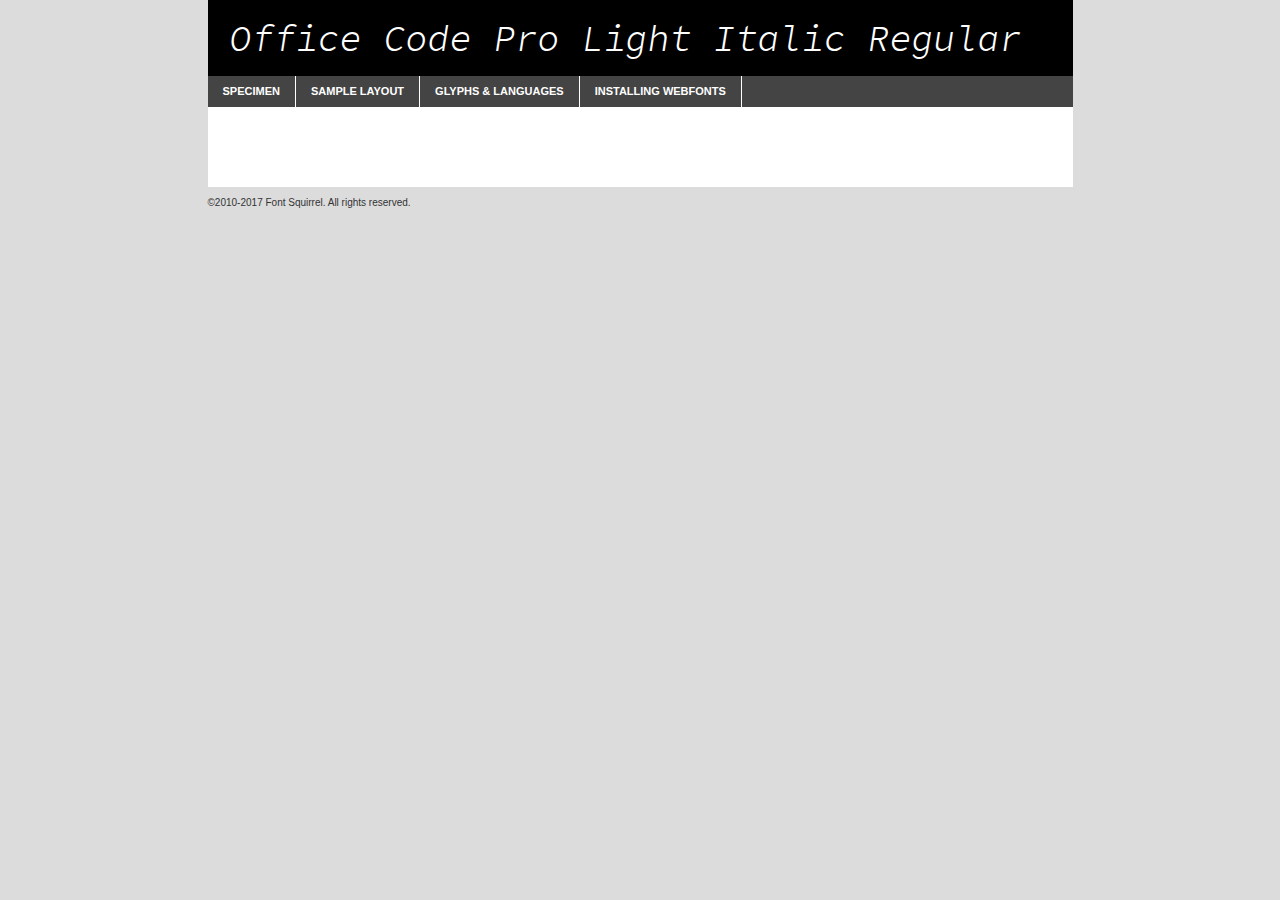
<file: assets/fonts/officecodepro-lightitalic-demo.html>
<!DOCTYPE html PUBLIC "-//W3C//DTD XHTML 1.0 Transitional//EN"
        "http://www.w3.org/TR/xhtml1/DTD/xhtml1-transitional.dtd">

<html xmlns="http://www.w3.org/1999/xhtml" xml:lang="en" lang="en">
<head>
    <meta http-equiv="Content-Type" content="text/html; charset=utf-8"/>
    <script src="http://ajax.googleapis.com/ajax/libs/jquery/1.7.2/jquery.min.js" type="text/javascript" charset="utf-8"></script>
    <script type="text/javascript">
		(function($) {
			$.fn.easyTabs = function(option) {
				var param = jQuery.extend({ fadeSpeed: 'fast', defaultContent: 1, activeClass: 'active' }, option);
				$(this).each(function() {
					var thisId = '#' + this.id;
					if ( param.defaultContent == '' )
					{
						param.defaultContent = 1;
					}
					if ( typeof param.defaultContent == 'number' )
					{
						var defaultTab = $(thisId + ' .tabs li:eq(' + (param.defaultContent - 1) + ') a').attr('href').substr(1);
					}
					else
					{
						var defaultTab = param.defaultContent;
					}
					$(thisId + ' .tabs li a').each(function() {
						var tabToHide = $(this).attr('href').substr(1);
						$('#' + tabToHide).addClass('easytabs-tab-content');
					});
					hideAll();
					changeContent(defaultTab);

					function hideAll() {$(thisId + ' .easytabs-tab-content').hide();}

					function changeContent(tabId)
					{
						hideAll();
						$(thisId + ' .tabs li').removeClass(param.activeClass);
						$(thisId + ' .tabs li a[href=#' + tabId + ']').closest('li').addClass(param.activeClass);
						if ( param.fadeSpeed != 'none' )
						{
							$(thisId + ' #' + tabId).fadeIn(param.fadeSpeed);
						}
						else
						{
							$(thisId + ' #' + tabId).show();
						}
					}

					$(thisId + ' .tabs li').click(function() {
						var tabId = $(this).find('a').attr('href').substr(1);
						changeContent(tabId);
						return false;
					});
				});
			}
		})(jQuery);
    </script>
    <link rel="stylesheet" href="specimen_files/specimen_stylesheet.css" type="text/css" charset="utf-8"/>
    <link rel="stylesheet" href="stylesheet.css" type="text/css" charset="utf-8"/>

    <style type="text/css">
        		body {
			font-family: 'office_code_prolight_italic';
        		}

            </style>

    <title>Office Code Pro Light Italic Regular Specimen</title>


    <script type="text/javascript" charset="utf-8">
		$(document).ready(function() {
			$('#container').easyTabs({ defaultContent: 1 });
		});
    </script>
</head>

<body>
<div id="container">
    <div id="header">
		Office Code Pro Light Italic Regular    </div>
    <ul class="tabs">
        <li><a href="#specimen">Specimen</a></li>
        <li><a href="#layout">Sample Layout</a></li>
		        <li><a href="#glyphs">Glyphs &amp; Languages</a></li>
        <li><a href="#installing">Installing Webfonts</a></li>

    </ul>

    <div id="main_content">


        <div id="specimen">

            <div class="section">
                <div class="grid12 firstcol">
                    <div class="huge">AaBb</div>
                </div>
            </div>

            <div class="section">
                <div class="glyph_range">A&#x200B;B&#x200b;C&#x200b;D&#x200b;E&#x200b;F&#x200b;G&#x200b;H&#x200b;I&#x200b;J&#x200b;K&#x200b;L&#x200b;M&#x200b;N&#x200b;O&#x200b;P&#x200b;Q&#x200b;R&#x200b;S&#x200b;T&#x200b;U&#x200b;V&#x200b;W&#x200b;X&#x200b;Y&#x200b;Z&#x200b;a&#x200b;b&#x200b;c&#x200b;d&#x200b;e&#x200b;f&#x200b;g&#x200b;h&#x200b;i&#x200b;j&#x200b;k&#x200b;l&#x200b;m&#x200b;n&#x200b;o&#x200b;p&#x200b;q&#x200b;r&#x200b;s&#x200b;t&#x200b;u&#x200b;v&#x200b;w&#x200b;x&#x200b;y&#x200b;z&#x200b;1&#x200b;2&#x200b;3&#x200b;4&#x200b;5&#x200b;6&#x200b;7&#x200b;8&#x200b;9&#x200b;0&#x200b;&amp;&#x200b;.&#x200b;,&#x200b;?&#x200b;!&#x200b;&#64;&#x200b;(&#x200b;)&#x200b;#&#x200b;$&#x200b;%&#x200b;*&#x200b;+&#x200b;-&#x200b;=&#x200b;:&#x200b;;</div>
            </div>
            <div class="section">
                <div class="grid12 firstcol">
                    <table class="sample_table">
                        <tr>
                            <td>10</td>
                            <td class="size10">abcdefghijklmnopqrstuvwxyzABCDEFGHIJKLMNOPQRSTUVWXYZ0123456789abcdefghijklmnopqrstuvwxyzABCDEFGHIJKLMNOPQRSTUVWXYZ0123456789abcdefghijklmnopqrstuvwxyzABCDEFGHIJKLMNOPQRSTUVWXYZ</td>
                        </tr>
                        <tr>
                            <td>11</td>
                            <td class="size11">abcdefghijklmnopqrstuvwxyzABCDEFGHIJKLMNOPQRSTUVWXYZ0123456789abcdefghijklmnopqrstuvwxyzABCDEFGHIJKLMNOPQRSTUVWXYZ0123456789abcdefghijklmnopqrstuvwxyzABCDEFGHIJKLMNOPQRSTUVWXYZ</td>
                        </tr>
                        <tr>
                            <td>12</td>
                            <td class="size12">abcdefghijklmnopqrstuvwxyzABCDEFGHIJKLMNOPQRSTUVWXYZ0123456789abcdefghijklmnopqrstuvwxyzABCDEFGHIJKLMNOPQRSTUVWXYZ0123456789abcdefghijklmnopqrstuvwxyzABCDEFGHIJKLMNOPQRSTUVWXYZ</td>
                        </tr>
                        <tr>
                            <td>13</td>
                            <td class="size13">abcdefghijklmnopqrstuvwxyzABCDEFGHIJKLMNOPQRSTUVWXYZ0123456789abcdefghijklmnopqrstuvwxyzABCDEFGHIJKLMNOPQRSTUVWXYZ0123456789abcdefghijklmnopqrstuvwxyzABCDEFGHIJKLMNOPQRSTUVWXYZ</td>
                        </tr>
                        <tr>
                            <td>14</td>
                            <td class="size14">abcdefghijklmnopqrstuvwxyzABCDEFGHIJKLMNOPQRSTUVWXYZ0123456789abcdefghijklmnopqrstuvwxyzABCDEFGHIJKLMNOPQRSTUVWXYZ0123456789abcdefghijklmnopqrstuvwxyzABCDEFGHIJKLMNOPQRSTUVWXYZ</td>
                        </tr>
                        <tr>
                            <td>16</td>
                            <td class="size16">abcdefghijklmnopqrstuvwxyzABCDEFGHIJKLMNOPQRSTUVWXYZ0123456789abcdefghijklmnopqrstuvwxyzABCDEFGHIJKLMNOPQRSTUVWXYZ</td>
                        </tr>
                        <tr>
                            <td>18</td>
                            <td class="size18">abcdefghijklmnopqrstuvwxyzABCDEFGHIJKLMNOPQRSTUVWXYZ0123456789abcdefghijklmnopqrstuvwxyzABCDEFGHIJKLMNOPQRSTUVWXYZ</td>
                        </tr>
                        <tr>
                            <td>20</td>
                            <td class="size20">abcdefghijklmnopqrstuvwxyzABCDEFGHIJKLMNOPQRSTUVWXYZ0123456789abcdefghijklmnopqrstuvwxyzABCDEFGHIJKLMNOPQRSTUVWXYZ</td>
                        </tr>
                        <tr>
                            <td>24</td>
                            <td class="size24">abcdefghijklmnopqrstuvwxyzABCDEFGHIJKLMNOPQRSTUVWXYZ0123456789abcdefghijklmnopqrstuvwxyzABCDEFGHIJKLMNOPQRSTUVWXYZ</td>
                        </tr>
                        <tr>
                            <td>30</td>
                            <td class="size30">abcdefghijklmnopqrstuvwxyzABCDEFGHIJKLMNOPQRSTUVWXYZ0123456789abcdefghijklmnopqrstuvwxyzABCDEFGHIJKLMNOPQRSTUVWXYZ</td>
                        </tr>
                        <tr>
                            <td>36</td>
                            <td class="size36">abcdefghijklmnopqrstuvwxyzABCDEFGHIJKLMNOPQRSTUVWXYZ0123456789abcdefghijklmnopqrstuvwxyzABCDEFGHIJKLMNOPQRSTUVWXYZ</td>
                        </tr>
                        <tr>
                            <td>48</td>
                            <td class="size48">abcdefghijklmnopqrstuvwxyzABCDEFGHIJKLMNOPQRSTUVWXYZ0123456789abcdefghijklmnopqrstuvwxyzABCDEFGHIJKLMNOPQRSTUVWXYZ</td>
                        </tr>
                        <tr>
                            <td>60</td>
                            <td class="size60">abcdefghijklmnopqrstuvwxyzABCDEFGHIJKLMNOPQRSTUVWXYZ0123456789abcdefghijklmnopqrstuvwxyzABCDEFGHIJKLMNOPQRSTUVWXYZ</td>
                        </tr>
                        <tr>
                            <td>72</td>
                            <td class="size72">abcdefghijklmnopqrstuvwxyzABCDEFGHIJKLMNOPQRSTUVWXYZ0123456789abcdefghijklmnopqrstuvwxyzABCDEFGHIJKLMNOPQRSTUVWXYZ</td>
                        </tr>
                        <tr>
                            <td>90</td>
                            <td class="size90">abcdefghijklmnopqrstuvwxyzABCDEFGHIJKLMNOPQRSTUVWXYZ0123456789abcdefghijklmnopqrstuvwxyzABCDEFGHIJKLMNOPQRSTUVWXYZ</td>
                        </tr>
                    </table>

                </div>

            </div>


            <div class="section" id="bodycomparison">


                <div id="xheight">
                    <div class="fontbody">&#x25FC;&#x25FC;&#x25FC;&#x25FC;&#x25FC;&#x25FC;&#x25FC;&#x25FC;&#x25FC;&#x25FC;&#x25FC;&#x25FC;&#x25FC;&#x25FC;&#x25FC;&#x25FC;&#x25FC;&#x25FC;&#x25FC;&#x25FC;&#x25FC;&#x25FC;&#x25FC;&#x25FC;&#x25FC;&#x25FC;&#x25FC;&#x25FC;&#x25FC;&#x25FC;&#x25FC;&#x25FC;&#x25FC;&#x25FC;&#x25FC;&#x25FC;&#x25FC;&#x25FC;&#x25FC;&#x25FC;&#x25FC;&#x25FC;&#x25FC;&#x25FC;&#x25FC;&#x25FC;&#x25FC;&#x25FC;&#x25FC;&#x25FC;&#x25FC;&#x25FC;&#x25FC;&#x25FC;&#x25FC;&#x25FC;&#x25FC;&#x25FC;&#x25FC;&#x25FC;&#x25FC;&#x25FC;&#x25FC;&#x25FC;&#x25FC;&#x25FC;&#x25FC;&#x25FC;&#x25FC;&#x25FC;&#x25FC;&#x25FC;&#x25FC;&#x25FC;&#x25FC;&#x25FC;&#x25FC;&#x25FC;&#x25FC;&#x25FC;&#x25FC;&#x25FC;&#x25FC;&#x25FC;&#x25FC;&#x25FC;&#x25FC;&#x25FC;&#x25FC;&#x25FC;&#x25FC;&#x25FC;&#x25FC;&#x25FC;&#x25FC;&#x25FC;&#x25FC;&#x25FC;&#x25FC;body</div>
                    <div class="arialbody">body</div>
                    <div class="verdanabody">body</div>
                    <div class="georgiabody">body</div>
                </div>
                <div class="fontbody" style="z-index:1">
                    body<span>Office Code Pro Light Italic Regular</span>
                </div>
                <div class="arialbody" style="z-index:1">
                    body<span>Arial</span>
                </div>
                <div class="verdanabody" style="z-index:1">
                    body<span>Verdana</span>
                </div>
                <div class="georgiabody" style="z-index:1">
                    body<span>Georgia</span>
                </div>


            </div>


            <div class="section psample psample_row1" id="">

                <div class="grid2 firstcol">
                    <p class="size10"><span>10.</span>Aenean lacinia bibendum nulla sed consectetur. Fusce dapibus, tellus ac cursus commodo, tortor mauris condimentum nibh, ut fermentum massa justo sit amet risus. Nullam id dolor id nibh ultricies vehicula ut id elit. Cum sociis natoque penatibus et magnis dis parturient montes, nascetur ridiculus mus. Nulla vitae elit libero, a pharetra augue.</p>

                </div>
                <div class="grid3">
                    <p class="size11"><span>11.</span>Aenean lacinia bibendum nulla sed consectetur. Fusce dapibus, tellus ac cursus commodo, tortor mauris condimentum nibh, ut fermentum massa justo sit amet risus. Nullam id dolor id nibh ultricies vehicula ut id elit. Cum sociis natoque penatibus et magnis dis parturient montes, nascetur ridiculus mus. Nulla vitae elit libero, a pharetra augue.</p>

                </div>
                <div class="grid3">
                    <p class="size12"><span>12.</span>Aenean lacinia bibendum nulla sed consectetur. Fusce dapibus, tellus ac cursus commodo, tortor mauris condimentum nibh, ut fermentum massa justo sit amet risus. Nullam id dolor id nibh ultricies vehicula ut id elit. Cum sociis natoque penatibus et magnis dis parturient montes, nascetur ridiculus mus. Nulla vitae elit libero, a pharetra augue.</p>

                </div>
                <div class="grid4">
                    <p class="size13"><span>13.</span>Aenean lacinia bibendum nulla sed consectetur. Fusce dapibus, tellus ac cursus commodo, tortor mauris condimentum nibh, ut fermentum massa justo sit amet risus. Nullam id dolor id nibh ultricies vehicula ut id elit. Cum sociis natoque penatibus et magnis dis parturient montes, nascetur ridiculus mus. Nulla vitae elit libero, a pharetra augue.</p>

                </div>
                <div class="white_blend"></div>

            </div>
            <div class="section psample psample_row2" id="">
                <div class="grid3 firstcol">
                    <p class="size14"><span>14.</span>Aenean lacinia bibendum nulla sed consectetur. Fusce dapibus, tellus ac cursus commodo, tortor mauris condimentum nibh, ut fermentum massa justo sit amet risus. Nullam id dolor id nibh ultricies vehicula ut id elit. Cum sociis natoque penatibus et magnis dis parturient montes, nascetur ridiculus mus. Nulla vitae elit libero, a pharetra augue.</p>

                </div>
                <div class="grid4">
                    <p class="size16"><span>16.</span>Aenean lacinia bibendum nulla sed consectetur. Fusce dapibus, tellus ac cursus commodo, tortor mauris condimentum nibh, ut fermentum massa justo sit amet risus. Nullam id dolor id nibh ultricies vehicula ut id elit. Cum sociis natoque penatibus et magnis dis parturient montes, nascetur ridiculus mus. Nulla vitae elit libero, a pharetra augue.</p>

                </div>
                <div class="grid5">
                    <p class="size18"><span>18.</span>Aenean lacinia bibendum nulla sed consectetur. Fusce dapibus, tellus ac cursus commodo, tortor mauris condimentum nibh, ut fermentum massa justo sit amet risus. Nullam id dolor id nibh ultricies vehicula ut id elit. Cum sociis natoque penatibus et magnis dis parturient montes, nascetur ridiculus mus. Nulla vitae elit libero, a pharetra augue.</p>

                </div>

                <div class="white_blend"></div>

            </div>

            <div class="section psample psample_row3" id="">
                <div class="grid5 firstcol">
                    <p class="size20"><span>20.</span>Aenean lacinia bibendum nulla sed consectetur. Fusce dapibus, tellus ac cursus commodo, tortor mauris condimentum nibh, ut fermentum massa justo sit amet risus. Nullam id dolor id nibh ultricies vehicula ut id elit. Cum sociis natoque penatibus et magnis dis parturient montes, nascetur ridiculus mus. Nulla vitae elit libero, a pharetra augue.</p>
                </div>
                <div class="grid7">
                    <p class="size24"><span>24.</span>Aenean lacinia bibendum nulla sed consectetur. Fusce dapibus, tellus ac cursus commodo, tortor mauris condimentum nibh, ut fermentum massa justo sit amet risus. Nullam id dolor id nibh ultricies vehicula ut id elit. Cum sociis natoque penatibus et magnis dis parturient montes, nascetur ridiculus mus. Nulla vitae elit libero, a pharetra augue.</p>
                </div>

                <div class="white_blend"></div>

            </div>

            <div class="section psample psample_row4" id="">
                <div class="grid12 firstcol">
                    <p class="size30"><span>30.</span>Aenean lacinia bibendum nulla sed consectetur. Fusce dapibus, tellus ac cursus commodo, tortor mauris condimentum nibh, ut fermentum massa justo sit amet risus. Nullam id dolor id nibh ultricies vehicula ut id elit. Cum sociis natoque penatibus et magnis dis parturient montes, nascetur ridiculus mus. Nulla vitae elit libero, a pharetra augue.</p>
                </div>
                <div class="white_blend"></div>

            </div>


            <div class="section psample psample_row1 fullreverse">
                <div class="grid2 firstcol">
                    <p class="size10"><span>10.</span>Aenean lacinia bibendum nulla sed consectetur. Fusce dapibus, tellus ac cursus commodo, tortor mauris condimentum nibh, ut fermentum massa justo sit amet risus. Nullam id dolor id nibh ultricies vehicula ut id elit. Cum sociis natoque penatibus et magnis dis parturient montes, nascetur ridiculus mus. Nulla vitae elit libero, a pharetra augue.</p>

                </div>
                <div class="grid3">
                    <p class="size11"><span>11.</span>Aenean lacinia bibendum nulla sed consectetur. Fusce dapibus, tellus ac cursus commodo, tortor mauris condimentum nibh, ut fermentum massa justo sit amet risus. Nullam id dolor id nibh ultricies vehicula ut id elit. Cum sociis natoque penatibus et magnis dis parturient montes, nascetur ridiculus mus. Nulla vitae elit libero, a pharetra augue.</p>

                </div>
                <div class="grid3">
                    <p class="size12"><span>12.</span>Aenean lacinia bibendum nulla sed consectetur. Fusce dapibus, tellus ac cursus commodo, tortor mauris condimentum nibh, ut fermentum massa justo sit amet risus. Nullam id dolor id nibh ultricies vehicula ut id elit. Cum sociis natoque penatibus et magnis dis parturient montes, nascetur ridiculus mus. Nulla vitae elit libero, a pharetra augue.</p>

                </div>
                <div class="grid4">
                    <p class="size13"><span>13.</span>Aenean lacinia bibendum nulla sed consectetur. Fusce dapibus, tellus ac cursus commodo, tortor mauris condimentum nibh, ut fermentum massa justo sit amet risus. Nullam id dolor id nibh ultricies vehicula ut id elit. Cum sociis natoque penatibus et magnis dis parturient montes, nascetur ridiculus mus. Nulla vitae elit libero, a pharetra augue.</p>

                </div>
                <div class="black_blend"></div>

            </div>

            <div class="section psample psample_row2 fullreverse">
                <div class="grid3 firstcol">
                    <p class="size14"><span>14.</span>Aenean lacinia bibendum nulla sed consectetur. Fusce dapibus, tellus ac cursus commodo, tortor mauris condimentum nibh, ut fermentum massa justo sit amet risus. Nullam id dolor id nibh ultricies vehicula ut id elit. Cum sociis natoque penatibus et magnis dis parturient montes, nascetur ridiculus mus. Nulla vitae elit libero, a pharetra augue.</p>

                </div>
                <div class="grid4">
                    <p class="size16"><span>16.</span>Aenean lacinia bibendum nulla sed consectetur. Fusce dapibus, tellus ac cursus commodo, tortor mauris condimentum nibh, ut fermentum massa justo sit amet risus. Nullam id dolor id nibh ultricies vehicula ut id elit. Cum sociis natoque penatibus et magnis dis parturient montes, nascetur ridiculus mus. Nulla vitae elit libero, a pharetra augue.</p>

                </div>
                <div class="grid5">
                    <p class="size18"><span>18.</span>Aenean lacinia bibendum nulla sed consectetur. Fusce dapibus, tellus ac cursus commodo, tortor mauris condimentum nibh, ut fermentum massa justo sit amet risus. Nullam id dolor id nibh ultricies vehicula ut id elit. Cum sociis natoque penatibus et magnis dis parturient montes, nascetur ridiculus mus. Nulla vitae elit libero, a pharetra augue.</p>

                </div>
                <div class="black_blend"></div>

            </div>

            <div class="section psample fullreverse psample_row3" id="">
                <div class="grid5 firstcol">
                    <p class="size20"><span>20.</span>Aenean lacinia bibendum nulla sed consectetur. Fusce dapibus, tellus ac cursus commodo, tortor mauris condimentum nibh, ut fermentum massa justo sit amet risus. Nullam id dolor id nibh ultricies vehicula ut id elit. Cum sociis natoque penatibus et magnis dis parturient montes, nascetur ridiculus mus. Nulla vitae elit libero, a pharetra augue.</p>
                </div>
                <div class="grid7">
                    <p class="size24"><span>24.</span>Aenean lacinia bibendum nulla sed consectetur. Fusce dapibus, tellus ac cursus commodo, tortor mauris condimentum nibh, ut fermentum massa justo sit amet risus. Nullam id dolor id nibh ultricies vehicula ut id elit. Cum sociis natoque penatibus et magnis dis parturient montes, nascetur ridiculus mus. Nulla vitae elit libero, a pharetra augue.</p>
                </div>

                <div class="black_blend"></div>

            </div>

            <div class="section psample fullreverse psample_row4" id="" style="border-bottom: 20px #000 solid;">
                <div class="grid12 firstcol">
                    <p class="size30"><span>30.</span>Aenean lacinia bibendum nulla sed consectetur. Fusce dapibus, tellus ac cursus commodo, tortor mauris condimentum nibh, ut fermentum massa justo sit amet risus. Nullam id dolor id nibh ultricies vehicula ut id elit. Cum sociis natoque penatibus et magnis dis parturient montes, nascetur ridiculus mus. Nulla vitae elit libero, a pharetra augue.</p>
                </div>
                <div class="black_blend"></div>

            </div>


        </div>

        <div id="layout">

            <div class="section">

                <div class="grid12 firstcol">
                    <h1>Lorem Ipsum Dolor</h1>
                    <h2>Etiam porta sem malesuada magna mollis euismod</h2>

                    <p class="byline">By <a href="#link">Aenean Lacinia</a></p>
                </div>
            </div>
            <div class="section">
                <div class="grid8 firstcol">
                    <p class="large">Donec sed odio dui. Morbi leo risus, porta ac consectetur ac, vestibulum at eros. Fusce dapibus, tellus ac cursus commodo, tortor mauris condimentum nibh, ut fermentum massa justo sit amet risus. </p>


                    <h3>Pellentesque ornare sem</h3>

                    <p>Maecenas sed diam eget risus varius blandit sit amet non magna. Maecenas faucibus mollis interdum. Donec ullamcorper nulla non metus auctor fringilla. Nullam id dolor id nibh ultricies vehicula ut id elit. Nullam id dolor id nibh ultricies vehicula ut id elit. </p>

                    <p>Aenean eu leo quam. Pellentesque ornare sem lacinia quam venenatis vestibulum. Lorem ipsum dolor sit amet, consectetur adipiscing elit. Cum sociis natoque penatibus et magnis dis parturient montes, nascetur ridiculus mus. </p>

                    <p>Nulla vitae elit libero, a pharetra augue. Praesent commodo cursus magna, vel scelerisque nisl consectetur et. Aenean lacinia bibendum nulla sed consectetur. </p>

                    <p>Nullam quis risus eget urna mollis ornare vel eu leo. Nullam quis risus eget urna mollis ornare vel eu leo. Maecenas sed diam eget risus varius blandit sit amet non magna. Donec ullamcorper nulla non metus auctor fringilla. </p>

                    <h3>Cras mattis consectetur</h3>

                    <p>Aenean eu leo quam. Pellentesque ornare sem lacinia quam venenatis vestibulum. Aenean lacinia bibendum nulla sed consectetur. Integer posuere erat a ante venenatis dapibus posuere velit aliquet. Cras mattis consectetur purus sit amet fermentum. </p>

                    <p>Nullam id dolor id nibh ultricies vehicula ut id elit. Nullam quis risus eget urna mollis ornare vel eu leo. Cras mattis consectetur purus sit amet fermentum.</p>
                </div>

                <div class="grid4 sidebar">

                    <div class="box reverse">
                        <p class="last">Nullam quis risus eget urna mollis ornare vel eu leo. Donec ullamcorper nulla non metus auctor fringilla. Cras mattis consectetur purus sit amet fermentum. Sed posuere consectetur est at lobortis. Lorem ipsum dolor sit amet, consectetur adipiscing elit. </p>
                    </div>

                    <p class="caption">Maecenas sed diam eget risus varius.</p>

                    <p>Vestibulum id ligula porta felis euismod semper. Integer posuere erat a ante venenatis dapibus posuere velit aliquet. Vestibulum id ligula porta felis euismod semper. Sed posuere consectetur est at lobortis. Maecenas sed diam eget risus varius blandit sit amet non magna. Fusce dapibus, tellus ac cursus commodo, tortor mauris condimentum nibh, ut fermentum massa justo sit amet risus. </p>


                    <p>Duis mollis, est non commodo luctus, nisi erat porttitor ligula, eget lacinia odio sem nec elit. Aenean lacinia bibendum nulla sed consectetur. Vivamus sagittis lacus vel augue laoreet rutrum faucibus dolor auctor. Aenean lacinia bibendum nulla sed consectetur. Nullam quis risus eget urna mollis ornare vel eu leo. </p>

                    <p>Praesent commodo cursus magna, vel scelerisque nisl consectetur et. Donec ullamcorper nulla non metus auctor fringilla. Maecenas faucibus mollis interdum. Fusce dapibus, tellus ac cursus commodo, tortor mauris condimentum nibh, ut fermentum massa justo sit amet risus. </p>

                </div>
            </div>

        </div>


		

        <div id="glyphs">
            <div class="section">
                <div class="grid12 firstcol">

                    <h1>Language Support</h1>
                    <p>The subset of Office Code Pro Light Italic Regular in this kit supports the following languages:<br/>

						Albanian, Basque, Breton, Chamorro, Danish, Dutch, English, Faroese, Finnish, French, Frisian, Galician, German, Icelandic, Italian, Malagasy, Norwegian, Portuguese, Spanish, Alsatian, Aragonese, Arapaho, Arrernte, Asturian, Aymara, Bislama, Cebuano, Corsican, Fijian, French_creole, Genoese, Gilbertese, Greenlandic, Haitian_creole, Hiligaynon, Hmong, Hopi, Ibanag, Iloko_ilokano, Indonesian, Interglossa_glosa, Interlingua, Irish_gaelic, Jerriais, Lojban, Lombard, Luxembourgeois, Manx, Mohawk, Norfolk_pitcairnese, Occitan, Oromo, Pangasinan, Papiamento, Piedmontese, Potawatomi, Rhaeto-romance, Romansh, Rotokas, Sami_lule, Samoan, Sardinian, Scots_gaelic, Seychelles_creole, Shona, Sicilian, Somali, Southern_ndebele, Swahili, Swati_swazi, Tagalog_filipino_pilipino, Tetum, Tok_pisin, Uyghur_latinized, Volapuk, Walloon, Warlpiri, Xhosa, Yapese, Zulu, Latinbasic, Ubasic, Demo                    </p>
                    <h1>Glyph Chart</h1>
                    <p>The subset of Office Code Pro Light Italic Regular in this kit includes all the glyphs listed below. Unicode entities are included above each glyph to help you insert individual characters into your layout.</p>
                    <div id="glyph_chart">

																				                                <div><p>&amp;#32;</p>&#32;</div>
																				                                <div><p>&amp;#33;</p>&#33;</div>
																				                                <div><p>&amp;#34;</p>&#34;</div>
																				                                <div><p>&amp;#35;</p>&#35;</div>
																				                                <div><p>&amp;#36;</p>&#36;</div>
																				                                <div><p>&amp;#37;</p>&#37;</div>
																				                                <div><p>&amp;#38;</p>&#38;</div>
																				                                <div><p>&amp;#39;</p>&#39;</div>
																				                                <div><p>&amp;#40;</p>&#40;</div>
																				                                <div><p>&amp;#41;</p>&#41;</div>
																				                                <div><p>&amp;#42;</p>&#42;</div>
																				                                <div><p>&amp;#43;</p>&#43;</div>
																				                                <div><p>&amp;#44;</p>&#44;</div>
																				                                <div><p>&amp;#45;</p>&#45;</div>
																				                                <div><p>&amp;#46;</p>&#46;</div>
																				                                <div><p>&amp;#47;</p>&#47;</div>
																				                                <div><p>&amp;#48;</p>&#48;</div>
																				                                <div><p>&amp;#49;</p>&#49;</div>
																				                                <div><p>&amp;#50;</p>&#50;</div>
																				                                <div><p>&amp;#51;</p>&#51;</div>
																				                                <div><p>&amp;#52;</p>&#52;</div>
																				                                <div><p>&amp;#53;</p>&#53;</div>
																				                                <div><p>&amp;#54;</p>&#54;</div>
																				                                <div><p>&amp;#55;</p>&#55;</div>
																				                                <div><p>&amp;#56;</p>&#56;</div>
																				                                <div><p>&amp;#57;</p>&#57;</div>
																				                                <div><p>&amp;#58;</p>&#58;</div>
																				                                <div><p>&amp;#59;</p>&#59;</div>
																				                                <div><p>&amp;#60;</p>&#60;</div>
																				                                <div><p>&amp;#61;</p>&#61;</div>
																				                                <div><p>&amp;#62;</p>&#62;</div>
																				                                <div><p>&amp;#63;</p>&#63;</div>
																				                                <div><p>&amp;#64;</p>&#64;</div>
																				                                <div><p>&amp;#65;</p>&#65;</div>
																				                                <div><p>&amp;#66;</p>&#66;</div>
																				                                <div><p>&amp;#67;</p>&#67;</div>
																				                                <div><p>&amp;#68;</p>&#68;</div>
																				                                <div><p>&amp;#69;</p>&#69;</div>
																				                                <div><p>&amp;#70;</p>&#70;</div>
																				                                <div><p>&amp;#71;</p>&#71;</div>
																				                                <div><p>&amp;#72;</p>&#72;</div>
																				                                <div><p>&amp;#73;</p>&#73;</div>
																				                                <div><p>&amp;#74;</p>&#74;</div>
																				                                <div><p>&amp;#75;</p>&#75;</div>
																				                                <div><p>&amp;#76;</p>&#76;</div>
																				                                <div><p>&amp;#77;</p>&#77;</div>
																				                                <div><p>&amp;#78;</p>&#78;</div>
																				                                <div><p>&amp;#79;</p>&#79;</div>
																				                                <div><p>&amp;#80;</p>&#80;</div>
																				                                <div><p>&amp;#81;</p>&#81;</div>
																				                                <div><p>&amp;#82;</p>&#82;</div>
																				                                <div><p>&amp;#83;</p>&#83;</div>
																				                                <div><p>&amp;#84;</p>&#84;</div>
																				                                <div><p>&amp;#85;</p>&#85;</div>
																				                                <div><p>&amp;#86;</p>&#86;</div>
																				                                <div><p>&amp;#87;</p>&#87;</div>
																				                                <div><p>&amp;#88;</p>&#88;</div>
																				                                <div><p>&amp;#89;</p>&#89;</div>
																				                                <div><p>&amp;#90;</p>&#90;</div>
																				                                <div><p>&amp;#91;</p>&#91;</div>
																				                                <div><p>&amp;#92;</p>&#92;</div>
																				                                <div><p>&amp;#93;</p>&#93;</div>
																				                                <div><p>&amp;#94;</p>&#94;</div>
																				                                <div><p>&amp;#95;</p>&#95;</div>
																				                                <div><p>&amp;#96;</p>&#96;</div>
																				                                <div><p>&amp;#97;</p>&#97;</div>
																				                                <div><p>&amp;#98;</p>&#98;</div>
																				                                <div><p>&amp;#99;</p>&#99;</div>
																				                                <div><p>&amp;#100;</p>&#100;</div>
																				                                <div><p>&amp;#101;</p>&#101;</div>
																				                                <div><p>&amp;#102;</p>&#102;</div>
																				                                <div><p>&amp;#103;</p>&#103;</div>
																				                                <div><p>&amp;#104;</p>&#104;</div>
																				                                <div><p>&amp;#105;</p>&#105;</div>
																				                                <div><p>&amp;#106;</p>&#106;</div>
																				                                <div><p>&amp;#107;</p>&#107;</div>
																				                                <div><p>&amp;#108;</p>&#108;</div>
																				                                <div><p>&amp;#109;</p>&#109;</div>
																				                                <div><p>&amp;#110;</p>&#110;</div>
																				                                <div><p>&amp;#111;</p>&#111;</div>
																				                                <div><p>&amp;#112;</p>&#112;</div>
																				                                <div><p>&amp;#113;</p>&#113;</div>
																				                                <div><p>&amp;#114;</p>&#114;</div>
																				                                <div><p>&amp;#115;</p>&#115;</div>
																				                                <div><p>&amp;#116;</p>&#116;</div>
																				                                <div><p>&amp;#117;</p>&#117;</div>
																				                                <div><p>&amp;#118;</p>&#118;</div>
																				                                <div><p>&amp;#119;</p>&#119;</div>
																				                                <div><p>&amp;#120;</p>&#120;</div>
																				                                <div><p>&amp;#121;</p>&#121;</div>
																				                                <div><p>&amp;#122;</p>&#122;</div>
																				                                <div><p>&amp;#123;</p>&#123;</div>
																				                                <div><p>&amp;#124;</p>&#124;</div>
																				                                <div><p>&amp;#125;</p>&#125;</div>
																				                                <div><p>&amp;#126;</p>&#126;</div>
																				                                <div><p>&amp;#160;</p>&#160;</div>
																				                                <div><p>&amp;#161;</p>&#161;</div>
																				                                <div><p>&amp;#162;</p>&#162;</div>
																				                                <div><p>&amp;#163;</p>&#163;</div>
																				                                <div><p>&amp;#164;</p>&#164;</div>
																				                                <div><p>&amp;#165;</p>&#165;</div>
																				                                <div><p>&amp;#166;</p>&#166;</div>
																				                                <div><p>&amp;#167;</p>&#167;</div>
																				                                <div><p>&amp;#168;</p>&#168;</div>
																				                                <div><p>&amp;#169;</p>&#169;</div>
																				                                <div><p>&amp;#170;</p>&#170;</div>
																				                                <div><p>&amp;#171;</p>&#171;</div>
																				                                <div><p>&amp;#172;</p>&#172;</div>
																				                                <div><p>&amp;#173;</p>&#173;</div>
																				                                <div><p>&amp;#174;</p>&#174;</div>
																				                                <div><p>&amp;#175;</p>&#175;</div>
																				                                <div><p>&amp;#176;</p>&#176;</div>
																				                                <div><p>&amp;#177;</p>&#177;</div>
																				                                <div><p>&amp;#180;</p>&#180;</div>
																				                                <div><p>&amp;#181;</p>&#181;</div>
																				                                <div><p>&amp;#182;</p>&#182;</div>
																				                                <div><p>&amp;#183;</p>&#183;</div>
																				                                <div><p>&amp;#184;</p>&#184;</div>
																				                                <div><p>&amp;#186;</p>&#186;</div>
																				                                <div><p>&amp;#187;</p>&#187;</div>
																				                                <div><p>&amp;#188;</p>&#188;</div>
																				                                <div><p>&amp;#189;</p>&#189;</div>
																				                                <div><p>&amp;#190;</p>&#190;</div>
																				                                <div><p>&amp;#191;</p>&#191;</div>
																				                                <div><p>&amp;#192;</p>&#192;</div>
																				                                <div><p>&amp;#193;</p>&#193;</div>
																				                                <div><p>&amp;#194;</p>&#194;</div>
																				                                <div><p>&amp;#195;</p>&#195;</div>
																				                                <div><p>&amp;#196;</p>&#196;</div>
																				                                <div><p>&amp;#197;</p>&#197;</div>
																				                                <div><p>&amp;#198;</p>&#198;</div>
																				                                <div><p>&amp;#199;</p>&#199;</div>
																				                                <div><p>&amp;#200;</p>&#200;</div>
																				                                <div><p>&amp;#201;</p>&#201;</div>
																				                                <div><p>&amp;#202;</p>&#202;</div>
																				                                <div><p>&amp;#203;</p>&#203;</div>
																				                                <div><p>&amp;#204;</p>&#204;</div>
																				                                <div><p>&amp;#205;</p>&#205;</div>
																				                                <div><p>&amp;#206;</p>&#206;</div>
																				                                <div><p>&amp;#207;</p>&#207;</div>
																				                                <div><p>&amp;#208;</p>&#208;</div>
																				                                <div><p>&amp;#209;</p>&#209;</div>
																				                                <div><p>&amp;#210;</p>&#210;</div>
																				                                <div><p>&amp;#211;</p>&#211;</div>
																				                                <div><p>&amp;#212;</p>&#212;</div>
																				                                <div><p>&amp;#213;</p>&#213;</div>
																				                                <div><p>&amp;#214;</p>&#214;</div>
																				                                <div><p>&amp;#215;</p>&#215;</div>
																				                                <div><p>&amp;#216;</p>&#216;</div>
																				                                <div><p>&amp;#217;</p>&#217;</div>
																				                                <div><p>&amp;#218;</p>&#218;</div>
																				                                <div><p>&amp;#219;</p>&#219;</div>
																				                                <div><p>&amp;#220;</p>&#220;</div>
																				                                <div><p>&amp;#221;</p>&#221;</div>
																				                                <div><p>&amp;#222;</p>&#222;</div>
																				                                <div><p>&amp;#223;</p>&#223;</div>
																				                                <div><p>&amp;#224;</p>&#224;</div>
																				                                <div><p>&amp;#225;</p>&#225;</div>
																				                                <div><p>&amp;#226;</p>&#226;</div>
																				                                <div><p>&amp;#227;</p>&#227;</div>
																				                                <div><p>&amp;#228;</p>&#228;</div>
																				                                <div><p>&amp;#229;</p>&#229;</div>
																				                                <div><p>&amp;#230;</p>&#230;</div>
																				                                <div><p>&amp;#231;</p>&#231;</div>
																				                                <div><p>&amp;#232;</p>&#232;</div>
																				                                <div><p>&amp;#233;</p>&#233;</div>
																				                                <div><p>&amp;#234;</p>&#234;</div>
																				                                <div><p>&amp;#235;</p>&#235;</div>
																				                                <div><p>&amp;#236;</p>&#236;</div>
																				                                <div><p>&amp;#237;</p>&#237;</div>
																				                                <div><p>&amp;#238;</p>&#238;</div>
																				                                <div><p>&amp;#239;</p>&#239;</div>
																				                                <div><p>&amp;#240;</p>&#240;</div>
																				                                <div><p>&amp;#241;</p>&#241;</div>
																				                                <div><p>&amp;#242;</p>&#242;</div>
																				                                <div><p>&amp;#243;</p>&#243;</div>
																				                                <div><p>&amp;#244;</p>&#244;</div>
																				                                <div><p>&amp;#245;</p>&#245;</div>
																				                                <div><p>&amp;#246;</p>&#246;</div>
																				                                <div><p>&amp;#247;</p>&#247;</div>
																				                                <div><p>&amp;#248;</p>&#248;</div>
																				                                <div><p>&amp;#249;</p>&#249;</div>
																				                                <div><p>&amp;#250;</p>&#250;</div>
																				                                <div><p>&amp;#251;</p>&#251;</div>
																				                                <div><p>&amp;#252;</p>&#252;</div>
																				                                <div><p>&amp;#253;</p>&#253;</div>
																				                                <div><p>&amp;#254;</p>&#254;</div>
																				                                <div><p>&amp;#255;</p>&#255;</div>
																				                                <div><p>&amp;#338;</p>&#338;</div>
																				                                <div><p>&amp;#339;</p>&#339;</div>
																				                                <div><p>&amp;#376;</p>&#376;</div>
																				                                <div><p>&amp;#710;</p>&#710;</div>
																				                                <div><p>&amp;#732;</p>&#732;</div>
																				                                <div><p>&amp;#8192;</p>&#8192;</div>
																				                                <div><p>&amp;#8193;</p>&#8193;</div>
																				                                <div><p>&amp;#8194;</p>&#8194;</div>
																				                                <div><p>&amp;#8195;</p>&#8195;</div>
																				                                <div><p>&amp;#8196;</p>&#8196;</div>
																				                                <div><p>&amp;#8197;</p>&#8197;</div>
																				                                <div><p>&amp;#8198;</p>&#8198;</div>
																				                                <div><p>&amp;#8199;</p>&#8199;</div>
																				                                <div><p>&amp;#8200;</p>&#8200;</div>
																				                                <div><p>&amp;#8201;</p>&#8201;</div>
																				                                <div><p>&amp;#8202;</p>&#8202;</div>
																				                                <div><p>&amp;#8208;</p>&#8208;</div>
																				                                <div><p>&amp;#8209;</p>&#8209;</div>
																				                                <div><p>&amp;#8210;</p>&#8210;</div>
																				                                <div><p>&amp;#8211;</p>&#8211;</div>
																				                                <div><p>&amp;#8212;</p>&#8212;</div>
																				                                <div><p>&amp;#8216;</p>&#8216;</div>
																				                                <div><p>&amp;#8217;</p>&#8217;</div>
																				                                <div><p>&amp;#8218;</p>&#8218;</div>
																				                                <div><p>&amp;#8220;</p>&#8220;</div>
																				                                <div><p>&amp;#8221;</p>&#8221;</div>
																				                                <div><p>&amp;#8222;</p>&#8222;</div>
																				                                <div><p>&amp;#8226;</p>&#8226;</div>
																				                                <div><p>&amp;#8230;</p>&#8230;</div>
																				                                <div><p>&amp;#8239;</p>&#8239;</div>
																				                                <div><p>&amp;#8249;</p>&#8249;</div>
																				                                <div><p>&amp;#8250;</p>&#8250;</div>
																				                                <div><p>&amp;#8287;</p>&#8287;</div>
																				                                <div><p>&amp;#8364;</p>&#8364;</div>
																				                                <div><p>&amp;#8482;</p>&#8482;</div>
																				                                <div><p>&amp;#9724;</p>&#9724;</div>
																																																										                    </div>
                </div>


            </div>
        </div>


        <div id="specs">

        </div>

        <div id="installing">
            <div class="section">
                <div class="grid7 firstcol">
                    <h1>Installing Webfonts</h1>

                    <p>Webfonts are supported by all major browser platforms but not all in the same way. There are currently four different font formats that must be included in order to target all browsers. This includes TTF, WOFF, EOT and SVG.</p>

                    <h2>1. Upload your webfonts</h2>
                    <p>You must upload your webfont kit to your website. They should be in or near the same directory as your CSS files.</p>

                    <h2>2. Include the webfont stylesheet</h2>
                    <p>A special CSS @font-face declaration helps the various browsers select the appropriate font it needs without causing you a bunch of headaches. Learn more about this syntax by reading the <a href="https://www.fontspring.com/blog/further-hardening-of-the-bulletproof-syntax">Fontspring blog post</a> about it. The code for it is as follows:</p>


                    <code>
                        @font-face{
                        font-family: 'MyWebFont';
                        src: url('WebFont.eot');
                        src: url('WebFont.eot?#iefix') format('embedded-opentype'),
                        url('WebFont.woff') format('woff'),
                        url('WebFont.ttf') format('truetype'),
                        url('WebFont.svg#webfont') format('svg');
                        }
                    </code>

                    <p>We've already gone ahead and generated the code for you. All you have to do is link to the stylesheet in your HTML, like this:</p>
                    <code>&lt;link rel=&quot;stylesheet&quot; href=&quot;stylesheet.css&quot; type=&quot;text/css&quot; charset=&quot;utf-8&quot; /&gt;</code>

                    <h2>3. Modify your own stylesheet</h2>
                    <p>To take advantage of your new fonts, you must tell your stylesheet to use them. Look at the original @font-face declaration above and find the property called "font-family." The name linked there will be what you use to reference the font. Prepend that webfont name to the font stack in the "font-family" property, inside the selector you want to change. For example:</p>
                    <code>p { font-family: 'WebFont', Arial, sans-serif; }</code>

                    <h2>4. Test</h2>
                    <p>Getting webfonts to work cross-browser <em>can</em> be tricky. Use the information in the sidebar to help you if you find that fonts aren't loading in a particular browser.</p>
                </div>

                <div class="grid5 sidebar">
                    <div class="box">
                        <h2>Troubleshooting<br/>Font-Face Problems</h2>
                        <p>Having trouble getting your webfonts to load in your new website? Here are some tips to sort out what might be the problem.</p>

                        <h3>Fonts not showing in any browser</h3>

                        <p>This sounds like you need to work on the plumbing. You either did not upload the fonts to the correct directory, or you did not link the fonts properly in the CSS. If you've confirmed that all this is correct and you still have a problem, take a look at your .htaccess file and see if requests are getting intercepted.</p>

                        <h3>Fonts not loading in iPhone or iPad</h3>

                        <p>The most common problem here is that you are serving the fonts from an IIS server. IIS refuses to serve files that have unknown MIME types. If that is the case, you must set the MIME type for SVG to "image/svg+xml" in the server settings. Follow these instructions from Microsoft if you need help.</p>

                        <h3>Fonts not loading in Firefox</h3>

                        <p>The primary reason for this failure? You are still using a version Firefox older than 3.5. So upgrade already! If that isn't it, then you are very likely serving fonts from a different domain. Firefox requires that all font assets be served from the same domain. Lastly it is possible that you need to add WOFF to your list of MIME types (if you are serving via IIS.)</p>

                        <h3>Fonts not loading in IE</h3>

                        <p>Are you looking at Internet Explorer on an actual Windows machine or are you cheating by using a service like Adobe BrowserLab? Many of these screenshot services do not render @font-face for IE. Best to test it on a real machine.</p>

                        <h3>Fonts not loading in IE9</h3>

                        <p>IE9, like Firefox, requires that fonts be served from the same domain as the website. Make sure that is the case.</p>
                    </div>
                </div>
            </div>

        </div>

    </div>
    <div id="footer">
        <p>&copy;2010-2017 Font Squirrel. All rights reserved.</p>
    </div>
</div>
</body>
</html>
</file>
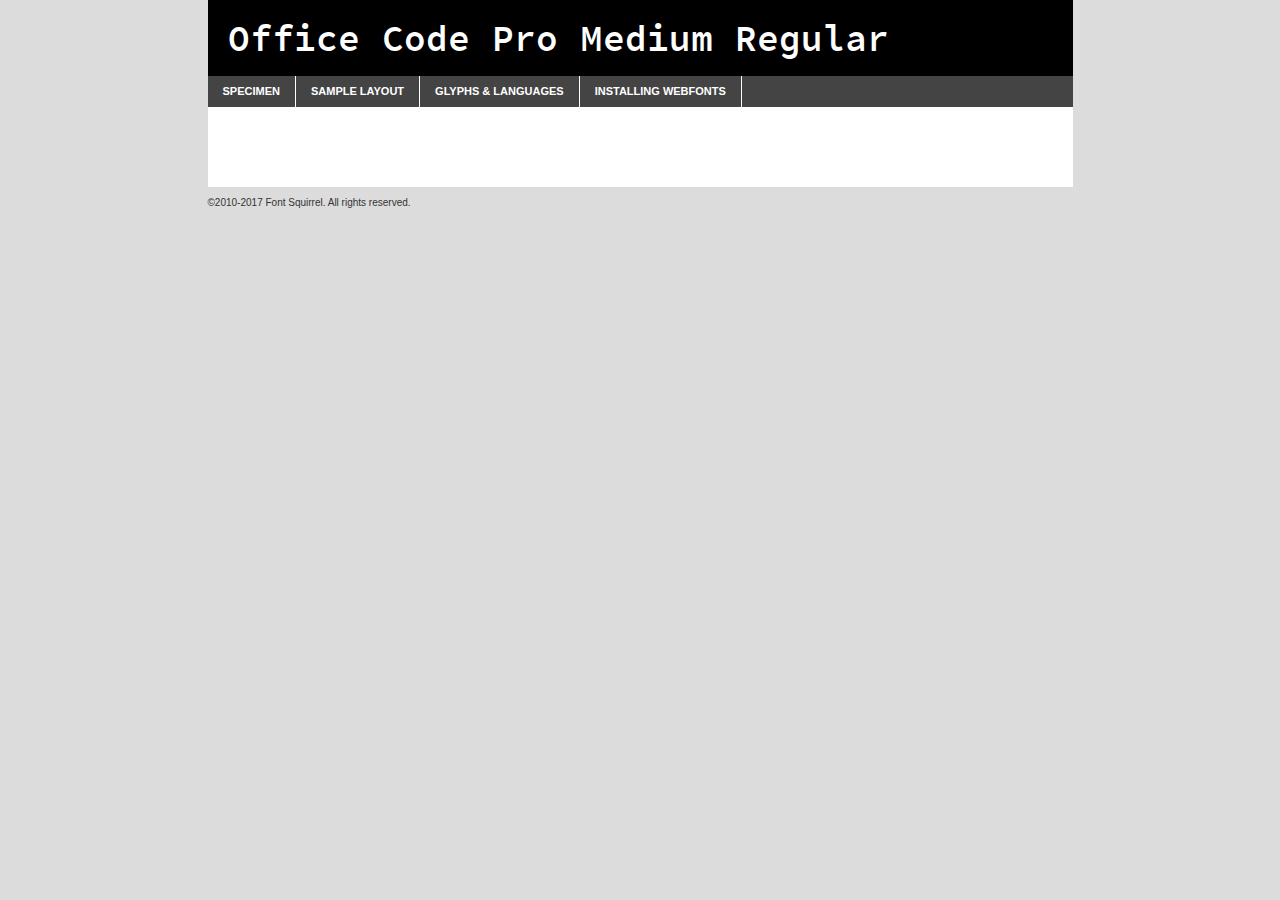
<file: assets/fonts/officecodepro-medium-demo.html>
<!DOCTYPE html PUBLIC "-//W3C//DTD XHTML 1.0 Transitional//EN"
        "http://www.w3.org/TR/xhtml1/DTD/xhtml1-transitional.dtd">

<html xmlns="http://www.w3.org/1999/xhtml" xml:lang="en" lang="en">
<head>
    <meta http-equiv="Content-Type" content="text/html; charset=utf-8"/>
    <script src="http://ajax.googleapis.com/ajax/libs/jquery/1.7.2/jquery.min.js" type="text/javascript" charset="utf-8"></script>
    <script type="text/javascript">
		(function($) {
			$.fn.easyTabs = function(option) {
				var param = jQuery.extend({ fadeSpeed: 'fast', defaultContent: 1, activeClass: 'active' }, option);
				$(this).each(function() {
					var thisId = '#' + this.id;
					if ( param.defaultContent == '' )
					{
						param.defaultContent = 1;
					}
					if ( typeof param.defaultContent == 'number' )
					{
						var defaultTab = $(thisId + ' .tabs li:eq(' + (param.defaultContent - 1) + ') a').attr('href').substr(1);
					}
					else
					{
						var defaultTab = param.defaultContent;
					}
					$(thisId + ' .tabs li a').each(function() {
						var tabToHide = $(this).attr('href').substr(1);
						$('#' + tabToHide).addClass('easytabs-tab-content');
					});
					hideAll();
					changeContent(defaultTab);

					function hideAll() {$(thisId + ' .easytabs-tab-content').hide();}

					function changeContent(tabId)
					{
						hideAll();
						$(thisId + ' .tabs li').removeClass(param.activeClass);
						$(thisId + ' .tabs li a[href=#' + tabId + ']').closest('li').addClass(param.activeClass);
						if ( param.fadeSpeed != 'none' )
						{
							$(thisId + ' #' + tabId).fadeIn(param.fadeSpeed);
						}
						else
						{
							$(thisId + ' #' + tabId).show();
						}
					}

					$(thisId + ' .tabs li').click(function() {
						var tabId = $(this).find('a').attr('href').substr(1);
						changeContent(tabId);
						return false;
					});
				});
			}
		})(jQuery);
    </script>
    <link rel="stylesheet" href="specimen_files/specimen_stylesheet.css" type="text/css" charset="utf-8"/>
    <link rel="stylesheet" href="stylesheet.css" type="text/css" charset="utf-8"/>

    <style type="text/css">
        		body {
			font-family: 'office_code_promedium';
        		}

            </style>

    <title>Office Code Pro Medium Regular Specimen</title>


    <script type="text/javascript" charset="utf-8">
		$(document).ready(function() {
			$('#container').easyTabs({ defaultContent: 1 });
		});
    </script>
</head>

<body>
<div id="container">
    <div id="header">
		Office Code Pro Medium Regular    </div>
    <ul class="tabs">
        <li><a href="#specimen">Specimen</a></li>
        <li><a href="#layout">Sample Layout</a></li>
		        <li><a href="#glyphs">Glyphs &amp; Languages</a></li>
        <li><a href="#installing">Installing Webfonts</a></li>

    </ul>

    <div id="main_content">


        <div id="specimen">

            <div class="section">
                <div class="grid12 firstcol">
                    <div class="huge">AaBb</div>
                </div>
            </div>

            <div class="section">
                <div class="glyph_range">A&#x200B;B&#x200b;C&#x200b;D&#x200b;E&#x200b;F&#x200b;G&#x200b;H&#x200b;I&#x200b;J&#x200b;K&#x200b;L&#x200b;M&#x200b;N&#x200b;O&#x200b;P&#x200b;Q&#x200b;R&#x200b;S&#x200b;T&#x200b;U&#x200b;V&#x200b;W&#x200b;X&#x200b;Y&#x200b;Z&#x200b;a&#x200b;b&#x200b;c&#x200b;d&#x200b;e&#x200b;f&#x200b;g&#x200b;h&#x200b;i&#x200b;j&#x200b;k&#x200b;l&#x200b;m&#x200b;n&#x200b;o&#x200b;p&#x200b;q&#x200b;r&#x200b;s&#x200b;t&#x200b;u&#x200b;v&#x200b;w&#x200b;x&#x200b;y&#x200b;z&#x200b;1&#x200b;2&#x200b;3&#x200b;4&#x200b;5&#x200b;6&#x200b;7&#x200b;8&#x200b;9&#x200b;0&#x200b;&amp;&#x200b;.&#x200b;,&#x200b;?&#x200b;!&#x200b;&#64;&#x200b;(&#x200b;)&#x200b;#&#x200b;$&#x200b;%&#x200b;*&#x200b;+&#x200b;-&#x200b;=&#x200b;:&#x200b;;</div>
            </div>
            <div class="section">
                <div class="grid12 firstcol">
                    <table class="sample_table">
                        <tr>
                            <td>10</td>
                            <td class="size10">abcdefghijklmnopqrstuvwxyzABCDEFGHIJKLMNOPQRSTUVWXYZ0123456789abcdefghijklmnopqrstuvwxyzABCDEFGHIJKLMNOPQRSTUVWXYZ0123456789abcdefghijklmnopqrstuvwxyzABCDEFGHIJKLMNOPQRSTUVWXYZ</td>
                        </tr>
                        <tr>
                            <td>11</td>
                            <td class="size11">abcdefghijklmnopqrstuvwxyzABCDEFGHIJKLMNOPQRSTUVWXYZ0123456789abcdefghijklmnopqrstuvwxyzABCDEFGHIJKLMNOPQRSTUVWXYZ0123456789abcdefghijklmnopqrstuvwxyzABCDEFGHIJKLMNOPQRSTUVWXYZ</td>
                        </tr>
                        <tr>
                            <td>12</td>
                            <td class="size12">abcdefghijklmnopqrstuvwxyzABCDEFGHIJKLMNOPQRSTUVWXYZ0123456789abcdefghijklmnopqrstuvwxyzABCDEFGHIJKLMNOPQRSTUVWXYZ0123456789abcdefghijklmnopqrstuvwxyzABCDEFGHIJKLMNOPQRSTUVWXYZ</td>
                        </tr>
                        <tr>
                            <td>13</td>
                            <td class="size13">abcdefghijklmnopqrstuvwxyzABCDEFGHIJKLMNOPQRSTUVWXYZ0123456789abcdefghijklmnopqrstuvwxyzABCDEFGHIJKLMNOPQRSTUVWXYZ0123456789abcdefghijklmnopqrstuvwxyzABCDEFGHIJKLMNOPQRSTUVWXYZ</td>
                        </tr>
                        <tr>
                            <td>14</td>
                            <td class="size14">abcdefghijklmnopqrstuvwxyzABCDEFGHIJKLMNOPQRSTUVWXYZ0123456789abcdefghijklmnopqrstuvwxyzABCDEFGHIJKLMNOPQRSTUVWXYZ0123456789abcdefghijklmnopqrstuvwxyzABCDEFGHIJKLMNOPQRSTUVWXYZ</td>
                        </tr>
                        <tr>
                            <td>16</td>
                            <td class="size16">abcdefghijklmnopqrstuvwxyzABCDEFGHIJKLMNOPQRSTUVWXYZ0123456789abcdefghijklmnopqrstuvwxyzABCDEFGHIJKLMNOPQRSTUVWXYZ</td>
                        </tr>
                        <tr>
                            <td>18</td>
                            <td class="size18">abcdefghijklmnopqrstuvwxyzABCDEFGHIJKLMNOPQRSTUVWXYZ0123456789abcdefghijklmnopqrstuvwxyzABCDEFGHIJKLMNOPQRSTUVWXYZ</td>
                        </tr>
                        <tr>
                            <td>20</td>
                            <td class="size20">abcdefghijklmnopqrstuvwxyzABCDEFGHIJKLMNOPQRSTUVWXYZ0123456789abcdefghijklmnopqrstuvwxyzABCDEFGHIJKLMNOPQRSTUVWXYZ</td>
                        </tr>
                        <tr>
                            <td>24</td>
                            <td class="size24">abcdefghijklmnopqrstuvwxyzABCDEFGHIJKLMNOPQRSTUVWXYZ0123456789abcdefghijklmnopqrstuvwxyzABCDEFGHIJKLMNOPQRSTUVWXYZ</td>
                        </tr>
                        <tr>
                            <td>30</td>
                            <td class="size30">abcdefghijklmnopqrstuvwxyzABCDEFGHIJKLMNOPQRSTUVWXYZ0123456789abcdefghijklmnopqrstuvwxyzABCDEFGHIJKLMNOPQRSTUVWXYZ</td>
                        </tr>
                        <tr>
                            <td>36</td>
                            <td class="size36">abcdefghijklmnopqrstuvwxyzABCDEFGHIJKLMNOPQRSTUVWXYZ0123456789abcdefghijklmnopqrstuvwxyzABCDEFGHIJKLMNOPQRSTUVWXYZ</td>
                        </tr>
                        <tr>
                            <td>48</td>
                            <td class="size48">abcdefghijklmnopqrstuvwxyzABCDEFGHIJKLMNOPQRSTUVWXYZ0123456789abcdefghijklmnopqrstuvwxyzABCDEFGHIJKLMNOPQRSTUVWXYZ</td>
                        </tr>
                        <tr>
                            <td>60</td>
                            <td class="size60">abcdefghijklmnopqrstuvwxyzABCDEFGHIJKLMNOPQRSTUVWXYZ0123456789abcdefghijklmnopqrstuvwxyzABCDEFGHIJKLMNOPQRSTUVWXYZ</td>
                        </tr>
                        <tr>
                            <td>72</td>
                            <td class="size72">abcdefghijklmnopqrstuvwxyzABCDEFGHIJKLMNOPQRSTUVWXYZ0123456789abcdefghijklmnopqrstuvwxyzABCDEFGHIJKLMNOPQRSTUVWXYZ</td>
                        </tr>
                        <tr>
                            <td>90</td>
                            <td class="size90">abcdefghijklmnopqrstuvwxyzABCDEFGHIJKLMNOPQRSTUVWXYZ0123456789abcdefghijklmnopqrstuvwxyzABCDEFGHIJKLMNOPQRSTUVWXYZ</td>
                        </tr>
                    </table>

                </div>

            </div>


            <div class="section" id="bodycomparison">


                <div id="xheight">
                    <div class="fontbody">&#x25FC;&#x25FC;&#x25FC;&#x25FC;&#x25FC;&#x25FC;&#x25FC;&#x25FC;&#x25FC;&#x25FC;&#x25FC;&#x25FC;&#x25FC;&#x25FC;&#x25FC;&#x25FC;&#x25FC;&#x25FC;&#x25FC;&#x25FC;&#x25FC;&#x25FC;&#x25FC;&#x25FC;&#x25FC;&#x25FC;&#x25FC;&#x25FC;&#x25FC;&#x25FC;&#x25FC;&#x25FC;&#x25FC;&#x25FC;&#x25FC;&#x25FC;&#x25FC;&#x25FC;&#x25FC;&#x25FC;&#x25FC;&#x25FC;&#x25FC;&#x25FC;&#x25FC;&#x25FC;&#x25FC;&#x25FC;&#x25FC;&#x25FC;&#x25FC;&#x25FC;&#x25FC;&#x25FC;&#x25FC;&#x25FC;&#x25FC;&#x25FC;&#x25FC;&#x25FC;&#x25FC;&#x25FC;&#x25FC;&#x25FC;&#x25FC;&#x25FC;&#x25FC;&#x25FC;&#x25FC;&#x25FC;&#x25FC;&#x25FC;&#x25FC;&#x25FC;&#x25FC;&#x25FC;&#x25FC;&#x25FC;&#x25FC;&#x25FC;&#x25FC;&#x25FC;&#x25FC;&#x25FC;&#x25FC;&#x25FC;&#x25FC;&#x25FC;&#x25FC;&#x25FC;&#x25FC;&#x25FC;&#x25FC;&#x25FC;&#x25FC;&#x25FC;&#x25FC;&#x25FC;&#x25FC;body</div>
                    <div class="arialbody">body</div>
                    <div class="verdanabody">body</div>
                    <div class="georgiabody">body</div>
                </div>
                <div class="fontbody" style="z-index:1">
                    body<span>Office Code Pro Medium Regular</span>
                </div>
                <div class="arialbody" style="z-index:1">
                    body<span>Arial</span>
                </div>
                <div class="verdanabody" style="z-index:1">
                    body<span>Verdana</span>
                </div>
                <div class="georgiabody" style="z-index:1">
                    body<span>Georgia</span>
                </div>


            </div>


            <div class="section psample psample_row1" id="">

                <div class="grid2 firstcol">
                    <p class="size10"><span>10.</span>Aenean lacinia bibendum nulla sed consectetur. Fusce dapibus, tellus ac cursus commodo, tortor mauris condimentum nibh, ut fermentum massa justo sit amet risus. Nullam id dolor id nibh ultricies vehicula ut id elit. Cum sociis natoque penatibus et magnis dis parturient montes, nascetur ridiculus mus. Nulla vitae elit libero, a pharetra augue.</p>

                </div>
                <div class="grid3">
                    <p class="size11"><span>11.</span>Aenean lacinia bibendum nulla sed consectetur. Fusce dapibus, tellus ac cursus commodo, tortor mauris condimentum nibh, ut fermentum massa justo sit amet risus. Nullam id dolor id nibh ultricies vehicula ut id elit. Cum sociis natoque penatibus et magnis dis parturient montes, nascetur ridiculus mus. Nulla vitae elit libero, a pharetra augue.</p>

                </div>
                <div class="grid3">
                    <p class="size12"><span>12.</span>Aenean lacinia bibendum nulla sed consectetur. Fusce dapibus, tellus ac cursus commodo, tortor mauris condimentum nibh, ut fermentum massa justo sit amet risus. Nullam id dolor id nibh ultricies vehicula ut id elit. Cum sociis natoque penatibus et magnis dis parturient montes, nascetur ridiculus mus. Nulla vitae elit libero, a pharetra augue.</p>

                </div>
                <div class="grid4">
                    <p class="size13"><span>13.</span>Aenean lacinia bibendum nulla sed consectetur. Fusce dapibus, tellus ac cursus commodo, tortor mauris condimentum nibh, ut fermentum massa justo sit amet risus. Nullam id dolor id nibh ultricies vehicula ut id elit. Cum sociis natoque penatibus et magnis dis parturient montes, nascetur ridiculus mus. Nulla vitae elit libero, a pharetra augue.</p>

                </div>
                <div class="white_blend"></div>

            </div>
            <div class="section psample psample_row2" id="">
                <div class="grid3 firstcol">
                    <p class="size14"><span>14.</span>Aenean lacinia bibendum nulla sed consectetur. Fusce dapibus, tellus ac cursus commodo, tortor mauris condimentum nibh, ut fermentum massa justo sit amet risus. Nullam id dolor id nibh ultricies vehicula ut id elit. Cum sociis natoque penatibus et magnis dis parturient montes, nascetur ridiculus mus. Nulla vitae elit libero, a pharetra augue.</p>

                </div>
                <div class="grid4">
                    <p class="size16"><span>16.</span>Aenean lacinia bibendum nulla sed consectetur. Fusce dapibus, tellus ac cursus commodo, tortor mauris condimentum nibh, ut fermentum massa justo sit amet risus. Nullam id dolor id nibh ultricies vehicula ut id elit. Cum sociis natoque penatibus et magnis dis parturient montes, nascetur ridiculus mus. Nulla vitae elit libero, a pharetra augue.</p>

                </div>
                <div class="grid5">
                    <p class="size18"><span>18.</span>Aenean lacinia bibendum nulla sed consectetur. Fusce dapibus, tellus ac cursus commodo, tortor mauris condimentum nibh, ut fermentum massa justo sit amet risus. Nullam id dolor id nibh ultricies vehicula ut id elit. Cum sociis natoque penatibus et magnis dis parturient montes, nascetur ridiculus mus. Nulla vitae elit libero, a pharetra augue.</p>

                </div>

                <div class="white_blend"></div>

            </div>

            <div class="section psample psample_row3" id="">
                <div class="grid5 firstcol">
                    <p class="size20"><span>20.</span>Aenean lacinia bibendum nulla sed consectetur. Fusce dapibus, tellus ac cursus commodo, tortor mauris condimentum nibh, ut fermentum massa justo sit amet risus. Nullam id dolor id nibh ultricies vehicula ut id elit. Cum sociis natoque penatibus et magnis dis parturient montes, nascetur ridiculus mus. Nulla vitae elit libero, a pharetra augue.</p>
                </div>
                <div class="grid7">
                    <p class="size24"><span>24.</span>Aenean lacinia bibendum nulla sed consectetur. Fusce dapibus, tellus ac cursus commodo, tortor mauris condimentum nibh, ut fermentum massa justo sit amet risus. Nullam id dolor id nibh ultricies vehicula ut id elit. Cum sociis natoque penatibus et magnis dis parturient montes, nascetur ridiculus mus. Nulla vitae elit libero, a pharetra augue.</p>
                </div>

                <div class="white_blend"></div>

            </div>

            <div class="section psample psample_row4" id="">
                <div class="grid12 firstcol">
                    <p class="size30"><span>30.</span>Aenean lacinia bibendum nulla sed consectetur. Fusce dapibus, tellus ac cursus commodo, tortor mauris condimentum nibh, ut fermentum massa justo sit amet risus. Nullam id dolor id nibh ultricies vehicula ut id elit. Cum sociis natoque penatibus et magnis dis parturient montes, nascetur ridiculus mus. Nulla vitae elit libero, a pharetra augue.</p>
                </div>
                <div class="white_blend"></div>

            </div>


            <div class="section psample psample_row1 fullreverse">
                <div class="grid2 firstcol">
                    <p class="size10"><span>10.</span>Aenean lacinia bibendum nulla sed consectetur. Fusce dapibus, tellus ac cursus commodo, tortor mauris condimentum nibh, ut fermentum massa justo sit amet risus. Nullam id dolor id nibh ultricies vehicula ut id elit. Cum sociis natoque penatibus et magnis dis parturient montes, nascetur ridiculus mus. Nulla vitae elit libero, a pharetra augue.</p>

                </div>
                <div class="grid3">
                    <p class="size11"><span>11.</span>Aenean lacinia bibendum nulla sed consectetur. Fusce dapibus, tellus ac cursus commodo, tortor mauris condimentum nibh, ut fermentum massa justo sit amet risus. Nullam id dolor id nibh ultricies vehicula ut id elit. Cum sociis natoque penatibus et magnis dis parturient montes, nascetur ridiculus mus. Nulla vitae elit libero, a pharetra augue.</p>

                </div>
                <div class="grid3">
                    <p class="size12"><span>12.</span>Aenean lacinia bibendum nulla sed consectetur. Fusce dapibus, tellus ac cursus commodo, tortor mauris condimentum nibh, ut fermentum massa justo sit amet risus. Nullam id dolor id nibh ultricies vehicula ut id elit. Cum sociis natoque penatibus et magnis dis parturient montes, nascetur ridiculus mus. Nulla vitae elit libero, a pharetra augue.</p>

                </div>
                <div class="grid4">
                    <p class="size13"><span>13.</span>Aenean lacinia bibendum nulla sed consectetur. Fusce dapibus, tellus ac cursus commodo, tortor mauris condimentum nibh, ut fermentum massa justo sit amet risus. Nullam id dolor id nibh ultricies vehicula ut id elit. Cum sociis natoque penatibus et magnis dis parturient montes, nascetur ridiculus mus. Nulla vitae elit libero, a pharetra augue.</p>

                </div>
                <div class="black_blend"></div>

            </div>

            <div class="section psample psample_row2 fullreverse">
                <div class="grid3 firstcol">
                    <p class="size14"><span>14.</span>Aenean lacinia bibendum nulla sed consectetur. Fusce dapibus, tellus ac cursus commodo, tortor mauris condimentum nibh, ut fermentum massa justo sit amet risus. Nullam id dolor id nibh ultricies vehicula ut id elit. Cum sociis natoque penatibus et magnis dis parturient montes, nascetur ridiculus mus. Nulla vitae elit libero, a pharetra augue.</p>

                </div>
                <div class="grid4">
                    <p class="size16"><span>16.</span>Aenean lacinia bibendum nulla sed consectetur. Fusce dapibus, tellus ac cursus commodo, tortor mauris condimentum nibh, ut fermentum massa justo sit amet risus. Nullam id dolor id nibh ultricies vehicula ut id elit. Cum sociis natoque penatibus et magnis dis parturient montes, nascetur ridiculus mus. Nulla vitae elit libero, a pharetra augue.</p>

                </div>
                <div class="grid5">
                    <p class="size18"><span>18.</span>Aenean lacinia bibendum nulla sed consectetur. Fusce dapibus, tellus ac cursus commodo, tortor mauris condimentum nibh, ut fermentum massa justo sit amet risus. Nullam id dolor id nibh ultricies vehicula ut id elit. Cum sociis natoque penatibus et magnis dis parturient montes, nascetur ridiculus mus. Nulla vitae elit libero, a pharetra augue.</p>

                </div>
                <div class="black_blend"></div>

            </div>

            <div class="section psample fullreverse psample_row3" id="">
                <div class="grid5 firstcol">
                    <p class="size20"><span>20.</span>Aenean lacinia bibendum nulla sed consectetur. Fusce dapibus, tellus ac cursus commodo, tortor mauris condimentum nibh, ut fermentum massa justo sit amet risus. Nullam id dolor id nibh ultricies vehicula ut id elit. Cum sociis natoque penatibus et magnis dis parturient montes, nascetur ridiculus mus. Nulla vitae elit libero, a pharetra augue.</p>
                </div>
                <div class="grid7">
                    <p class="size24"><span>24.</span>Aenean lacinia bibendum nulla sed consectetur. Fusce dapibus, tellus ac cursus commodo, tortor mauris condimentum nibh, ut fermentum massa justo sit amet risus. Nullam id dolor id nibh ultricies vehicula ut id elit. Cum sociis natoque penatibus et magnis dis parturient montes, nascetur ridiculus mus. Nulla vitae elit libero, a pharetra augue.</p>
                </div>

                <div class="black_blend"></div>

            </div>

            <div class="section psample fullreverse psample_row4" id="" style="border-bottom: 20px #000 solid;">
                <div class="grid12 firstcol">
                    <p class="size30"><span>30.</span>Aenean lacinia bibendum nulla sed consectetur. Fusce dapibus, tellus ac cursus commodo, tortor mauris condimentum nibh, ut fermentum massa justo sit amet risus. Nullam id dolor id nibh ultricies vehicula ut id elit. Cum sociis natoque penatibus et magnis dis parturient montes, nascetur ridiculus mus. Nulla vitae elit libero, a pharetra augue.</p>
                </div>
                <div class="black_blend"></div>

            </div>


        </div>

        <div id="layout">

            <div class="section">

                <div class="grid12 firstcol">
                    <h1>Lorem Ipsum Dolor</h1>
                    <h2>Etiam porta sem malesuada magna mollis euismod</h2>

                    <p class="byline">By <a href="#link">Aenean Lacinia</a></p>
                </div>
            </div>
            <div class="section">
                <div class="grid8 firstcol">
                    <p class="large">Donec sed odio dui. Morbi leo risus, porta ac consectetur ac, vestibulum at eros. Fusce dapibus, tellus ac cursus commodo, tortor mauris condimentum nibh, ut fermentum massa justo sit amet risus. </p>


                    <h3>Pellentesque ornare sem</h3>

                    <p>Maecenas sed diam eget risus varius blandit sit amet non magna. Maecenas faucibus mollis interdum. Donec ullamcorper nulla non metus auctor fringilla. Nullam id dolor id nibh ultricies vehicula ut id elit. Nullam id dolor id nibh ultricies vehicula ut id elit. </p>

                    <p>Aenean eu leo quam. Pellentesque ornare sem lacinia quam venenatis vestibulum. Lorem ipsum dolor sit amet, consectetur adipiscing elit. Cum sociis natoque penatibus et magnis dis parturient montes, nascetur ridiculus mus. </p>

                    <p>Nulla vitae elit libero, a pharetra augue. Praesent commodo cursus magna, vel scelerisque nisl consectetur et. Aenean lacinia bibendum nulla sed consectetur. </p>

                    <p>Nullam quis risus eget urna mollis ornare vel eu leo. Nullam quis risus eget urna mollis ornare vel eu leo. Maecenas sed diam eget risus varius blandit sit amet non magna. Donec ullamcorper nulla non metus auctor fringilla. </p>

                    <h3>Cras mattis consectetur</h3>

                    <p>Aenean eu leo quam. Pellentesque ornare sem lacinia quam venenatis vestibulum. Aenean lacinia bibendum nulla sed consectetur. Integer posuere erat a ante venenatis dapibus posuere velit aliquet. Cras mattis consectetur purus sit amet fermentum. </p>

                    <p>Nullam id dolor id nibh ultricies vehicula ut id elit. Nullam quis risus eget urna mollis ornare vel eu leo. Cras mattis consectetur purus sit amet fermentum.</p>
                </div>

                <div class="grid4 sidebar">

                    <div class="box reverse">
                        <p class="last">Nullam quis risus eget urna mollis ornare vel eu leo. Donec ullamcorper nulla non metus auctor fringilla. Cras mattis consectetur purus sit amet fermentum. Sed posuere consectetur est at lobortis. Lorem ipsum dolor sit amet, consectetur adipiscing elit. </p>
                    </div>

                    <p class="caption">Maecenas sed diam eget risus varius.</p>

                    <p>Vestibulum id ligula porta felis euismod semper. Integer posuere erat a ante venenatis dapibus posuere velit aliquet. Vestibulum id ligula porta felis euismod semper. Sed posuere consectetur est at lobortis. Maecenas sed diam eget risus varius blandit sit amet non magna. Fusce dapibus, tellus ac cursus commodo, tortor mauris condimentum nibh, ut fermentum massa justo sit amet risus. </p>


                    <p>Duis mollis, est non commodo luctus, nisi erat porttitor ligula, eget lacinia odio sem nec elit. Aenean lacinia bibendum nulla sed consectetur. Vivamus sagittis lacus vel augue laoreet rutrum faucibus dolor auctor. Aenean lacinia bibendum nulla sed consectetur. Nullam quis risus eget urna mollis ornare vel eu leo. </p>

                    <p>Praesent commodo cursus magna, vel scelerisque nisl consectetur et. Donec ullamcorper nulla non metus auctor fringilla. Maecenas faucibus mollis interdum. Fusce dapibus, tellus ac cursus commodo, tortor mauris condimentum nibh, ut fermentum massa justo sit amet risus. </p>

                </div>
            </div>

        </div>


		

        <div id="glyphs">
            <div class="section">
                <div class="grid12 firstcol">

                    <h1>Language Support</h1>
                    <p>The subset of Office Code Pro Medium Regular in this kit supports the following languages:<br/>

						Albanian, Basque, Breton, Chamorro, Danish, Dutch, English, Faroese, Finnish, French, Frisian, Galician, German, Icelandic, Italian, Malagasy, Norwegian, Portuguese, Spanish, Alsatian, Aragonese, Arapaho, Arrernte, Asturian, Aymara, Bislama, Cebuano, Corsican, Fijian, French_creole, Genoese, Gilbertese, Greenlandic, Haitian_creole, Hiligaynon, Hmong, Hopi, Ibanag, Iloko_ilokano, Indonesian, Interglossa_glosa, Interlingua, Irish_gaelic, Jerriais, Lojban, Lombard, Luxembourgeois, Manx, Mohawk, Norfolk_pitcairnese, Occitan, Oromo, Pangasinan, Papiamento, Piedmontese, Potawatomi, Rhaeto-romance, Romansh, Rotokas, Sami_lule, Samoan, Sardinian, Scots_gaelic, Seychelles_creole, Shona, Sicilian, Somali, Southern_ndebele, Swahili, Swati_swazi, Tagalog_filipino_pilipino, Tetum, Tok_pisin, Uyghur_latinized, Volapuk, Walloon, Warlpiri, Xhosa, Yapese, Zulu, Latinbasic, Ubasic, Demo                    </p>
                    <h1>Glyph Chart</h1>
                    <p>The subset of Office Code Pro Medium Regular in this kit includes all the glyphs listed below. Unicode entities are included above each glyph to help you insert individual characters into your layout.</p>
                    <div id="glyph_chart">

																				                                <div><p>&amp;#32;</p>&#32;</div>
																				                                <div><p>&amp;#33;</p>&#33;</div>
																				                                <div><p>&amp;#34;</p>&#34;</div>
																				                                <div><p>&amp;#35;</p>&#35;</div>
																				                                <div><p>&amp;#36;</p>&#36;</div>
																				                                <div><p>&amp;#37;</p>&#37;</div>
																				                                <div><p>&amp;#38;</p>&#38;</div>
																				                                <div><p>&amp;#39;</p>&#39;</div>
																				                                <div><p>&amp;#40;</p>&#40;</div>
																				                                <div><p>&amp;#41;</p>&#41;</div>
																				                                <div><p>&amp;#42;</p>&#42;</div>
																				                                <div><p>&amp;#43;</p>&#43;</div>
																				                                <div><p>&amp;#44;</p>&#44;</div>
																				                                <div><p>&amp;#45;</p>&#45;</div>
																				                                <div><p>&amp;#46;</p>&#46;</div>
																				                                <div><p>&amp;#47;</p>&#47;</div>
																				                                <div><p>&amp;#48;</p>&#48;</div>
																				                                <div><p>&amp;#49;</p>&#49;</div>
																				                                <div><p>&amp;#50;</p>&#50;</div>
																				                                <div><p>&amp;#51;</p>&#51;</div>
																				                                <div><p>&amp;#52;</p>&#52;</div>
																				                                <div><p>&amp;#53;</p>&#53;</div>
																				                                <div><p>&amp;#54;</p>&#54;</div>
																				                                <div><p>&amp;#55;</p>&#55;</div>
																				                                <div><p>&amp;#56;</p>&#56;</div>
																				                                <div><p>&amp;#57;</p>&#57;</div>
																				                                <div><p>&amp;#58;</p>&#58;</div>
																				                                <div><p>&amp;#59;</p>&#59;</div>
																				                                <div><p>&amp;#60;</p>&#60;</div>
																				                                <div><p>&amp;#61;</p>&#61;</div>
																				                                <div><p>&amp;#62;</p>&#62;</div>
																				                                <div><p>&amp;#63;</p>&#63;</div>
																				                                <div><p>&amp;#64;</p>&#64;</div>
																				                                <div><p>&amp;#65;</p>&#65;</div>
																				                                <div><p>&amp;#66;</p>&#66;</div>
																				                                <div><p>&amp;#67;</p>&#67;</div>
																				                                <div><p>&amp;#68;</p>&#68;</div>
																				                                <div><p>&amp;#69;</p>&#69;</div>
																				                                <div><p>&amp;#70;</p>&#70;</div>
																				                                <div><p>&amp;#71;</p>&#71;</div>
																				                                <div><p>&amp;#72;</p>&#72;</div>
																				                                <div><p>&amp;#73;</p>&#73;</div>
																				                                <div><p>&amp;#74;</p>&#74;</div>
																				                                <div><p>&amp;#75;</p>&#75;</div>
																				                                <div><p>&amp;#76;</p>&#76;</div>
																				                                <div><p>&amp;#77;</p>&#77;</div>
																				                                <div><p>&amp;#78;</p>&#78;</div>
																				                                <div><p>&amp;#79;</p>&#79;</div>
																				                                <div><p>&amp;#80;</p>&#80;</div>
																				                                <div><p>&amp;#81;</p>&#81;</div>
																				                                <div><p>&amp;#82;</p>&#82;</div>
																				                                <div><p>&amp;#83;</p>&#83;</div>
																				                                <div><p>&amp;#84;</p>&#84;</div>
																				                                <div><p>&amp;#85;</p>&#85;</div>
																				                                <div><p>&amp;#86;</p>&#86;</div>
																				                                <div><p>&amp;#87;</p>&#87;</div>
																				                                <div><p>&amp;#88;</p>&#88;</div>
																				                                <div><p>&amp;#89;</p>&#89;</div>
																				                                <div><p>&amp;#90;</p>&#90;</div>
																				                                <div><p>&amp;#91;</p>&#91;</div>
																				                                <div><p>&amp;#92;</p>&#92;</div>
																				                                <div><p>&amp;#93;</p>&#93;</div>
																				                                <div><p>&amp;#94;</p>&#94;</div>
																				                                <div><p>&amp;#95;</p>&#95;</div>
																				                                <div><p>&amp;#96;</p>&#96;</div>
																				                                <div><p>&amp;#97;</p>&#97;</div>
																				                                <div><p>&amp;#98;</p>&#98;</div>
																				                                <div><p>&amp;#99;</p>&#99;</div>
																				                                <div><p>&amp;#100;</p>&#100;</div>
																				                                <div><p>&amp;#101;</p>&#101;</div>
																				                                <div><p>&amp;#102;</p>&#102;</div>
																				                                <div><p>&amp;#103;</p>&#103;</div>
																				                                <div><p>&amp;#104;</p>&#104;</div>
																				                                <div><p>&amp;#105;</p>&#105;</div>
																				                                <div><p>&amp;#106;</p>&#106;</div>
																				                                <div><p>&amp;#107;</p>&#107;</div>
																				                                <div><p>&amp;#108;</p>&#108;</div>
																				                                <div><p>&amp;#109;</p>&#109;</div>
																				                                <div><p>&amp;#110;</p>&#110;</div>
																				                                <div><p>&amp;#111;</p>&#111;</div>
																				                                <div><p>&amp;#112;</p>&#112;</div>
																				                                <div><p>&amp;#113;</p>&#113;</div>
																				                                <div><p>&amp;#114;</p>&#114;</div>
																				                                <div><p>&amp;#115;</p>&#115;</div>
																				                                <div><p>&amp;#116;</p>&#116;</div>
																				                                <div><p>&amp;#117;</p>&#117;</div>
																				                                <div><p>&amp;#118;</p>&#118;</div>
																				                                <div><p>&amp;#119;</p>&#119;</div>
																				                                <div><p>&amp;#120;</p>&#120;</div>
																				                                <div><p>&amp;#121;</p>&#121;</div>
																				                                <div><p>&amp;#122;</p>&#122;</div>
																				                                <div><p>&amp;#123;</p>&#123;</div>
																				                                <div><p>&amp;#124;</p>&#124;</div>
																				                                <div><p>&amp;#125;</p>&#125;</div>
																				                                <div><p>&amp;#126;</p>&#126;</div>
																				                                <div><p>&amp;#160;</p>&#160;</div>
																				                                <div><p>&amp;#161;</p>&#161;</div>
																				                                <div><p>&amp;#162;</p>&#162;</div>
																				                                <div><p>&amp;#163;</p>&#163;</div>
																				                                <div><p>&amp;#164;</p>&#164;</div>
																				                                <div><p>&amp;#165;</p>&#165;</div>
																				                                <div><p>&amp;#166;</p>&#166;</div>
																				                                <div><p>&amp;#167;</p>&#167;</div>
																				                                <div><p>&amp;#168;</p>&#168;</div>
																				                                <div><p>&amp;#169;</p>&#169;</div>
																				                                <div><p>&amp;#170;</p>&#170;</div>
																				                                <div><p>&amp;#171;</p>&#171;</div>
																				                                <div><p>&amp;#172;</p>&#172;</div>
																				                                <div><p>&amp;#173;</p>&#173;</div>
																				                                <div><p>&amp;#174;</p>&#174;</div>
																				                                <div><p>&amp;#175;</p>&#175;</div>
																				                                <div><p>&amp;#176;</p>&#176;</div>
																				                                <div><p>&amp;#177;</p>&#177;</div>
																				                                <div><p>&amp;#180;</p>&#180;</div>
																				                                <div><p>&amp;#181;</p>&#181;</div>
																				                                <div><p>&amp;#182;</p>&#182;</div>
																				                                <div><p>&amp;#183;</p>&#183;</div>
																				                                <div><p>&amp;#184;</p>&#184;</div>
																				                                <div><p>&amp;#186;</p>&#186;</div>
																				                                <div><p>&amp;#187;</p>&#187;</div>
																				                                <div><p>&amp;#188;</p>&#188;</div>
																				                                <div><p>&amp;#189;</p>&#189;</div>
																				                                <div><p>&amp;#190;</p>&#190;</div>
																				                                <div><p>&amp;#191;</p>&#191;</div>
																				                                <div><p>&amp;#192;</p>&#192;</div>
																				                                <div><p>&amp;#193;</p>&#193;</div>
																				                                <div><p>&amp;#194;</p>&#194;</div>
																				                                <div><p>&amp;#195;</p>&#195;</div>
																				                                <div><p>&amp;#196;</p>&#196;</div>
																				                                <div><p>&amp;#197;</p>&#197;</div>
																				                                <div><p>&amp;#198;</p>&#198;</div>
																				                                <div><p>&amp;#199;</p>&#199;</div>
																				                                <div><p>&amp;#200;</p>&#200;</div>
																				                                <div><p>&amp;#201;</p>&#201;</div>
																				                                <div><p>&amp;#202;</p>&#202;</div>
																				                                <div><p>&amp;#203;</p>&#203;</div>
																				                                <div><p>&amp;#204;</p>&#204;</div>
																				                                <div><p>&amp;#205;</p>&#205;</div>
																				                                <div><p>&amp;#206;</p>&#206;</div>
																				                                <div><p>&amp;#207;</p>&#207;</div>
																				                                <div><p>&amp;#208;</p>&#208;</div>
																				                                <div><p>&amp;#209;</p>&#209;</div>
																				                                <div><p>&amp;#210;</p>&#210;</div>
																				                                <div><p>&amp;#211;</p>&#211;</div>
																				                                <div><p>&amp;#212;</p>&#212;</div>
																				                                <div><p>&amp;#213;</p>&#213;</div>
																				                                <div><p>&amp;#214;</p>&#214;</div>
																				                                <div><p>&amp;#215;</p>&#215;</div>
																				                                <div><p>&amp;#216;</p>&#216;</div>
																				                                <div><p>&amp;#217;</p>&#217;</div>
																				                                <div><p>&amp;#218;</p>&#218;</div>
																				                                <div><p>&amp;#219;</p>&#219;</div>
																				                                <div><p>&amp;#220;</p>&#220;</div>
																				                                <div><p>&amp;#221;</p>&#221;</div>
																				                                <div><p>&amp;#222;</p>&#222;</div>
																				                                <div><p>&amp;#223;</p>&#223;</div>
																				                                <div><p>&amp;#224;</p>&#224;</div>
																				                                <div><p>&amp;#225;</p>&#225;</div>
																				                                <div><p>&amp;#226;</p>&#226;</div>
																				                                <div><p>&amp;#227;</p>&#227;</div>
																				                                <div><p>&amp;#228;</p>&#228;</div>
																				                                <div><p>&amp;#229;</p>&#229;</div>
																				                                <div><p>&amp;#230;</p>&#230;</div>
																				                                <div><p>&amp;#231;</p>&#231;</div>
																				                                <div><p>&amp;#232;</p>&#232;</div>
																				                                <div><p>&amp;#233;</p>&#233;</div>
																				                                <div><p>&amp;#234;</p>&#234;</div>
																				                                <div><p>&amp;#235;</p>&#235;</div>
																				                                <div><p>&amp;#236;</p>&#236;</div>
																				                                <div><p>&amp;#237;</p>&#237;</div>
																				                                <div><p>&amp;#238;</p>&#238;</div>
																				                                <div><p>&amp;#239;</p>&#239;</div>
																				                                <div><p>&amp;#240;</p>&#240;</div>
																				                                <div><p>&amp;#241;</p>&#241;</div>
																				                                <div><p>&amp;#242;</p>&#242;</div>
																				                                <div><p>&amp;#243;</p>&#243;</div>
																				                                <div><p>&amp;#244;</p>&#244;</div>
																				                                <div><p>&amp;#245;</p>&#245;</div>
																				                                <div><p>&amp;#246;</p>&#246;</div>
																				                                <div><p>&amp;#247;</p>&#247;</div>
																				                                <div><p>&amp;#248;</p>&#248;</div>
																				                                <div><p>&amp;#249;</p>&#249;</div>
																				                                <div><p>&amp;#250;</p>&#250;</div>
																				                                <div><p>&amp;#251;</p>&#251;</div>
																				                                <div><p>&amp;#252;</p>&#252;</div>
																				                                <div><p>&amp;#253;</p>&#253;</div>
																				                                <div><p>&amp;#254;</p>&#254;</div>
																				                                <div><p>&amp;#255;</p>&#255;</div>
																				                                <div><p>&amp;#338;</p>&#338;</div>
																				                                <div><p>&amp;#339;</p>&#339;</div>
																				                                <div><p>&amp;#376;</p>&#376;</div>
																				                                <div><p>&amp;#710;</p>&#710;</div>
																				                                <div><p>&amp;#732;</p>&#732;</div>
																				                                <div><p>&amp;#8192;</p>&#8192;</div>
																				                                <div><p>&amp;#8193;</p>&#8193;</div>
																				                                <div><p>&amp;#8194;</p>&#8194;</div>
																				                                <div><p>&amp;#8195;</p>&#8195;</div>
																				                                <div><p>&amp;#8196;</p>&#8196;</div>
																				                                <div><p>&amp;#8197;</p>&#8197;</div>
																				                                <div><p>&amp;#8198;</p>&#8198;</div>
																				                                <div><p>&amp;#8199;</p>&#8199;</div>
																				                                <div><p>&amp;#8200;</p>&#8200;</div>
																				                                <div><p>&amp;#8201;</p>&#8201;</div>
																				                                <div><p>&amp;#8202;</p>&#8202;</div>
																				                                <div><p>&amp;#8208;</p>&#8208;</div>
																				                                <div><p>&amp;#8209;</p>&#8209;</div>
																				                                <div><p>&amp;#8210;</p>&#8210;</div>
																				                                <div><p>&amp;#8211;</p>&#8211;</div>
																				                                <div><p>&amp;#8212;</p>&#8212;</div>
																				                                <div><p>&amp;#8216;</p>&#8216;</div>
																				                                <div><p>&amp;#8217;</p>&#8217;</div>
																				                                <div><p>&amp;#8218;</p>&#8218;</div>
																				                                <div><p>&amp;#8220;</p>&#8220;</div>
																				                                <div><p>&amp;#8221;</p>&#8221;</div>
																				                                <div><p>&amp;#8222;</p>&#8222;</div>
																				                                <div><p>&amp;#8226;</p>&#8226;</div>
																				                                <div><p>&amp;#8230;</p>&#8230;</div>
																				                                <div><p>&amp;#8239;</p>&#8239;</div>
																				                                <div><p>&amp;#8249;</p>&#8249;</div>
																				                                <div><p>&amp;#8250;</p>&#8250;</div>
																				                                <div><p>&amp;#8287;</p>&#8287;</div>
																				                                <div><p>&amp;#8364;</p>&#8364;</div>
																				                                <div><p>&amp;#8482;</p>&#8482;</div>
																				                                <div><p>&amp;#9724;</p>&#9724;</div>
																																																										                    </div>
                </div>


            </div>
        </div>


        <div id="specs">

        </div>

        <div id="installing">
            <div class="section">
                <div class="grid7 firstcol">
                    <h1>Installing Webfonts</h1>

                    <p>Webfonts are supported by all major browser platforms but not all in the same way. There are currently four different font formats that must be included in order to target all browsers. This includes TTF, WOFF, EOT and SVG.</p>

                    <h2>1. Upload your webfonts</h2>
                    <p>You must upload your webfont kit to your website. They should be in or near the same directory as your CSS files.</p>

                    <h2>2. Include the webfont stylesheet</h2>
                    <p>A special CSS @font-face declaration helps the various browsers select the appropriate font it needs without causing you a bunch of headaches. Learn more about this syntax by reading the <a href="https://www.fontspring.com/blog/further-hardening-of-the-bulletproof-syntax">Fontspring blog post</a> about it. The code for it is as follows:</p>


                    <code>
                        @font-face{
                        font-family: 'MyWebFont';
                        src: url('WebFont.eot');
                        src: url('WebFont.eot?#iefix') format('embedded-opentype'),
                        url('WebFont.woff') format('woff'),
                        url('WebFont.ttf') format('truetype'),
                        url('WebFont.svg#webfont') format('svg');
                        }
                    </code>

                    <p>We've already gone ahead and generated the code for you. All you have to do is link to the stylesheet in your HTML, like this:</p>
                    <code>&lt;link rel=&quot;stylesheet&quot; href=&quot;stylesheet.css&quot; type=&quot;text/css&quot; charset=&quot;utf-8&quot; /&gt;</code>

                    <h2>3. Modify your own stylesheet</h2>
                    <p>To take advantage of your new fonts, you must tell your stylesheet to use them. Look at the original @font-face declaration above and find the property called "font-family." The name linked there will be what you use to reference the font. Prepend that webfont name to the font stack in the "font-family" property, inside the selector you want to change. For example:</p>
                    <code>p { font-family: 'WebFont', Arial, sans-serif; }</code>

                    <h2>4. Test</h2>
                    <p>Getting webfonts to work cross-browser <em>can</em> be tricky. Use the information in the sidebar to help you if you find that fonts aren't loading in a particular browser.</p>
                </div>

                <div class="grid5 sidebar">
                    <div class="box">
                        <h2>Troubleshooting<br/>Font-Face Problems</h2>
                        <p>Having trouble getting your webfonts to load in your new website? Here are some tips to sort out what might be the problem.</p>

                        <h3>Fonts not showing in any browser</h3>

                        <p>This sounds like you need to work on the plumbing. You either did not upload the fonts to the correct directory, or you did not link the fonts properly in the CSS. If you've confirmed that all this is correct and you still have a problem, take a look at your .htaccess file and see if requests are getting intercepted.</p>

                        <h3>Fonts not loading in iPhone or iPad</h3>

                        <p>The most common problem here is that you are serving the fonts from an IIS server. IIS refuses to serve files that have unknown MIME types. If that is the case, you must set the MIME type for SVG to "image/svg+xml" in the server settings. Follow these instructions from Microsoft if you need help.</p>

                        <h3>Fonts not loading in Firefox</h3>

                        <p>The primary reason for this failure? You are still using a version Firefox older than 3.5. So upgrade already! If that isn't it, then you are very likely serving fonts from a different domain. Firefox requires that all font assets be served from the same domain. Lastly it is possible that you need to add WOFF to your list of MIME types (if you are serving via IIS.)</p>

                        <h3>Fonts not loading in IE</h3>

                        <p>Are you looking at Internet Explorer on an actual Windows machine or are you cheating by using a service like Adobe BrowserLab? Many of these screenshot services do not render @font-face for IE. Best to test it on a real machine.</p>

                        <h3>Fonts not loading in IE9</h3>

                        <p>IE9, like Firefox, requires that fonts be served from the same domain as the website. Make sure that is the case.</p>
                    </div>
                </div>
            </div>

        </div>

    </div>
    <div id="footer">
        <p>&copy;2010-2017 Font Squirrel. All rights reserved.</p>
    </div>
</div>
</body>
</html>
</file>
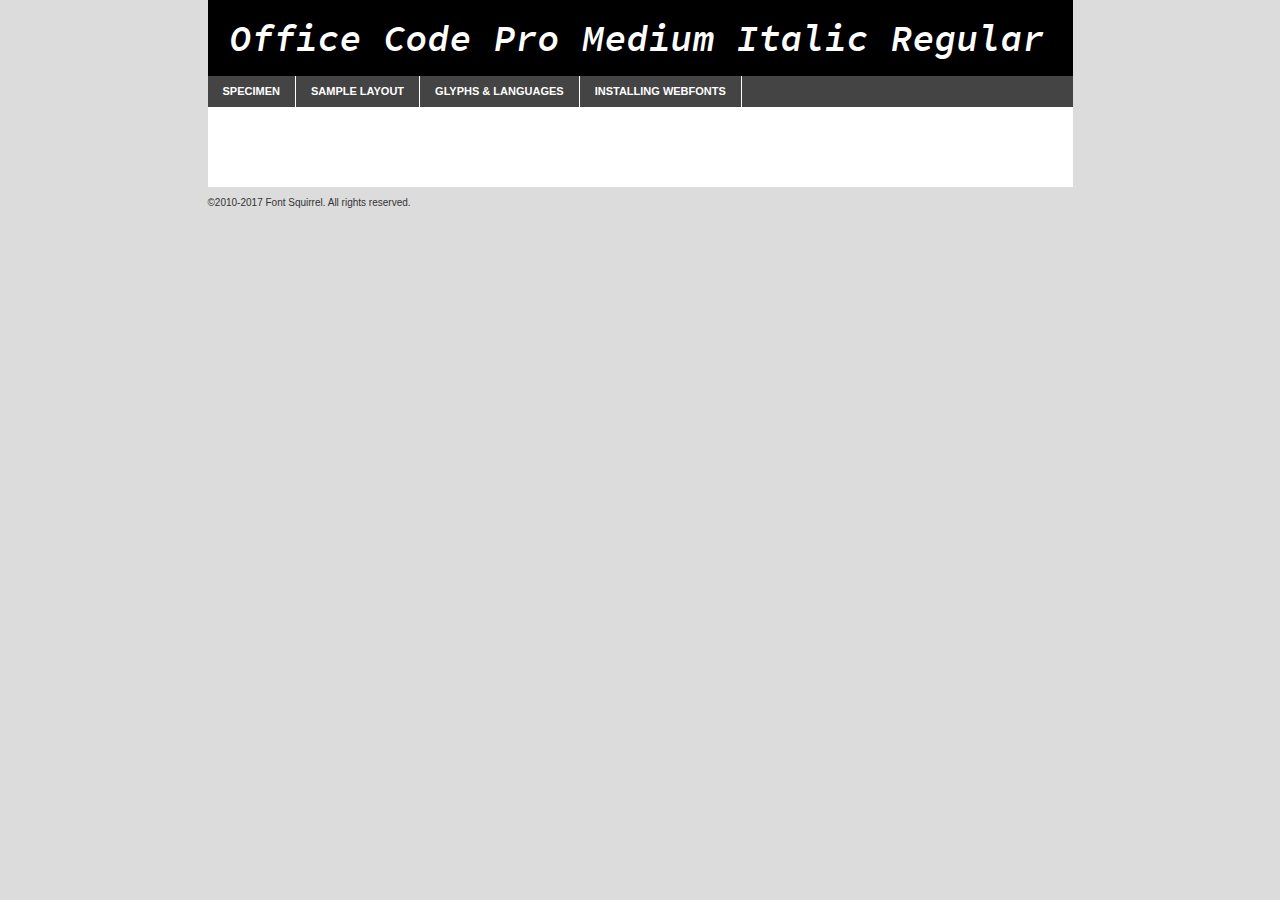
<file: assets/fonts/officecodepro-mediumitalic-demo.html>
<!DOCTYPE html PUBLIC "-//W3C//DTD XHTML 1.0 Transitional//EN"
        "http://www.w3.org/TR/xhtml1/DTD/xhtml1-transitional.dtd">

<html xmlns="http://www.w3.org/1999/xhtml" xml:lang="en" lang="en">
<head>
    <meta http-equiv="Content-Type" content="text/html; charset=utf-8"/>
    <script src="http://ajax.googleapis.com/ajax/libs/jquery/1.7.2/jquery.min.js" type="text/javascript" charset="utf-8"></script>
    <script type="text/javascript">
		(function($) {
			$.fn.easyTabs = function(option) {
				var param = jQuery.extend({ fadeSpeed: 'fast', defaultContent: 1, activeClass: 'active' }, option);
				$(this).each(function() {
					var thisId = '#' + this.id;
					if ( param.defaultContent == '' )
					{
						param.defaultContent = 1;
					}
					if ( typeof param.defaultContent == 'number' )
					{
						var defaultTab = $(thisId + ' .tabs li:eq(' + (param.defaultContent - 1) + ') a').attr('href').substr(1);
					}
					else
					{
						var defaultTab = param.defaultContent;
					}
					$(thisId + ' .tabs li a').each(function() {
						var tabToHide = $(this).attr('href').substr(1);
						$('#' + tabToHide).addClass('easytabs-tab-content');
					});
					hideAll();
					changeContent(defaultTab);

					function hideAll() {$(thisId + ' .easytabs-tab-content').hide();}

					function changeContent(tabId)
					{
						hideAll();
						$(thisId + ' .tabs li').removeClass(param.activeClass);
						$(thisId + ' .tabs li a[href=#' + tabId + ']').closest('li').addClass(param.activeClass);
						if ( param.fadeSpeed != 'none' )
						{
							$(thisId + ' #' + tabId).fadeIn(param.fadeSpeed);
						}
						else
						{
							$(thisId + ' #' + tabId).show();
						}
					}

					$(thisId + ' .tabs li').click(function() {
						var tabId = $(this).find('a').attr('href').substr(1);
						changeContent(tabId);
						return false;
					});
				});
			}
		})(jQuery);
    </script>
    <link rel="stylesheet" href="specimen_files/specimen_stylesheet.css" type="text/css" charset="utf-8"/>
    <link rel="stylesheet" href="stylesheet.css" type="text/css" charset="utf-8"/>

    <style type="text/css">
        		body {
			font-family: 'office_code_promedium_italic';
        		}

            </style>

    <title>Office Code Pro Medium Italic Regular Specimen</title>


    <script type="text/javascript" charset="utf-8">
		$(document).ready(function() {
			$('#container').easyTabs({ defaultContent: 1 });
		});
    </script>
</head>

<body>
<div id="container">
    <div id="header">
		Office Code Pro Medium Italic Regular    </div>
    <ul class="tabs">
        <li><a href="#specimen">Specimen</a></li>
        <li><a href="#layout">Sample Layout</a></li>
		        <li><a href="#glyphs">Glyphs &amp; Languages</a></li>
        <li><a href="#installing">Installing Webfonts</a></li>

    </ul>

    <div id="main_content">


        <div id="specimen">

            <div class="section">
                <div class="grid12 firstcol">
                    <div class="huge">AaBb</div>
                </div>
            </div>

            <div class="section">
                <div class="glyph_range">A&#x200B;B&#x200b;C&#x200b;D&#x200b;E&#x200b;F&#x200b;G&#x200b;H&#x200b;I&#x200b;J&#x200b;K&#x200b;L&#x200b;M&#x200b;N&#x200b;O&#x200b;P&#x200b;Q&#x200b;R&#x200b;S&#x200b;T&#x200b;U&#x200b;V&#x200b;W&#x200b;X&#x200b;Y&#x200b;Z&#x200b;a&#x200b;b&#x200b;c&#x200b;d&#x200b;e&#x200b;f&#x200b;g&#x200b;h&#x200b;i&#x200b;j&#x200b;k&#x200b;l&#x200b;m&#x200b;n&#x200b;o&#x200b;p&#x200b;q&#x200b;r&#x200b;s&#x200b;t&#x200b;u&#x200b;v&#x200b;w&#x200b;x&#x200b;y&#x200b;z&#x200b;1&#x200b;2&#x200b;3&#x200b;4&#x200b;5&#x200b;6&#x200b;7&#x200b;8&#x200b;9&#x200b;0&#x200b;&amp;&#x200b;.&#x200b;,&#x200b;?&#x200b;!&#x200b;&#64;&#x200b;(&#x200b;)&#x200b;#&#x200b;$&#x200b;%&#x200b;*&#x200b;+&#x200b;-&#x200b;=&#x200b;:&#x200b;;</div>
            </div>
            <div class="section">
                <div class="grid12 firstcol">
                    <table class="sample_table">
                        <tr>
                            <td>10</td>
                            <td class="size10">abcdefghijklmnopqrstuvwxyzABCDEFGHIJKLMNOPQRSTUVWXYZ0123456789abcdefghijklmnopqrstuvwxyzABCDEFGHIJKLMNOPQRSTUVWXYZ0123456789abcdefghijklmnopqrstuvwxyzABCDEFGHIJKLMNOPQRSTUVWXYZ</td>
                        </tr>
                        <tr>
                            <td>11</td>
                            <td class="size11">abcdefghijklmnopqrstuvwxyzABCDEFGHIJKLMNOPQRSTUVWXYZ0123456789abcdefghijklmnopqrstuvwxyzABCDEFGHIJKLMNOPQRSTUVWXYZ0123456789abcdefghijklmnopqrstuvwxyzABCDEFGHIJKLMNOPQRSTUVWXYZ</td>
                        </tr>
                        <tr>
                            <td>12</td>
                            <td class="size12">abcdefghijklmnopqrstuvwxyzABCDEFGHIJKLMNOPQRSTUVWXYZ0123456789abcdefghijklmnopqrstuvwxyzABCDEFGHIJKLMNOPQRSTUVWXYZ0123456789abcdefghijklmnopqrstuvwxyzABCDEFGHIJKLMNOPQRSTUVWXYZ</td>
                        </tr>
                        <tr>
                            <td>13</td>
                            <td class="size13">abcdefghijklmnopqrstuvwxyzABCDEFGHIJKLMNOPQRSTUVWXYZ0123456789abcdefghijklmnopqrstuvwxyzABCDEFGHIJKLMNOPQRSTUVWXYZ0123456789abcdefghijklmnopqrstuvwxyzABCDEFGHIJKLMNOPQRSTUVWXYZ</td>
                        </tr>
                        <tr>
                            <td>14</td>
                            <td class="size14">abcdefghijklmnopqrstuvwxyzABCDEFGHIJKLMNOPQRSTUVWXYZ0123456789abcdefghijklmnopqrstuvwxyzABCDEFGHIJKLMNOPQRSTUVWXYZ0123456789abcdefghijklmnopqrstuvwxyzABCDEFGHIJKLMNOPQRSTUVWXYZ</td>
                        </tr>
                        <tr>
                            <td>16</td>
                            <td class="size16">abcdefghijklmnopqrstuvwxyzABCDEFGHIJKLMNOPQRSTUVWXYZ0123456789abcdefghijklmnopqrstuvwxyzABCDEFGHIJKLMNOPQRSTUVWXYZ</td>
                        </tr>
                        <tr>
                            <td>18</td>
                            <td class="size18">abcdefghijklmnopqrstuvwxyzABCDEFGHIJKLMNOPQRSTUVWXYZ0123456789abcdefghijklmnopqrstuvwxyzABCDEFGHIJKLMNOPQRSTUVWXYZ</td>
                        </tr>
                        <tr>
                            <td>20</td>
                            <td class="size20">abcdefghijklmnopqrstuvwxyzABCDEFGHIJKLMNOPQRSTUVWXYZ0123456789abcdefghijklmnopqrstuvwxyzABCDEFGHIJKLMNOPQRSTUVWXYZ</td>
                        </tr>
                        <tr>
                            <td>24</td>
                            <td class="size24">abcdefghijklmnopqrstuvwxyzABCDEFGHIJKLMNOPQRSTUVWXYZ0123456789abcdefghijklmnopqrstuvwxyzABCDEFGHIJKLMNOPQRSTUVWXYZ</td>
                        </tr>
                        <tr>
                            <td>30</td>
                            <td class="size30">abcdefghijklmnopqrstuvwxyzABCDEFGHIJKLMNOPQRSTUVWXYZ0123456789abcdefghijklmnopqrstuvwxyzABCDEFGHIJKLMNOPQRSTUVWXYZ</td>
                        </tr>
                        <tr>
                            <td>36</td>
                            <td class="size36">abcdefghijklmnopqrstuvwxyzABCDEFGHIJKLMNOPQRSTUVWXYZ0123456789abcdefghijklmnopqrstuvwxyzABCDEFGHIJKLMNOPQRSTUVWXYZ</td>
                        </tr>
                        <tr>
                            <td>48</td>
                            <td class="size48">abcdefghijklmnopqrstuvwxyzABCDEFGHIJKLMNOPQRSTUVWXYZ0123456789abcdefghijklmnopqrstuvwxyzABCDEFGHIJKLMNOPQRSTUVWXYZ</td>
                        </tr>
                        <tr>
                            <td>60</td>
                            <td class="size60">abcdefghijklmnopqrstuvwxyzABCDEFGHIJKLMNOPQRSTUVWXYZ0123456789abcdefghijklmnopqrstuvwxyzABCDEFGHIJKLMNOPQRSTUVWXYZ</td>
                        </tr>
                        <tr>
                            <td>72</td>
                            <td class="size72">abcdefghijklmnopqrstuvwxyzABCDEFGHIJKLMNOPQRSTUVWXYZ0123456789abcdefghijklmnopqrstuvwxyzABCDEFGHIJKLMNOPQRSTUVWXYZ</td>
                        </tr>
                        <tr>
                            <td>90</td>
                            <td class="size90">abcdefghijklmnopqrstuvwxyzABCDEFGHIJKLMNOPQRSTUVWXYZ0123456789abcdefghijklmnopqrstuvwxyzABCDEFGHIJKLMNOPQRSTUVWXYZ</td>
                        </tr>
                    </table>

                </div>

            </div>


            <div class="section" id="bodycomparison">


                <div id="xheight">
                    <div class="fontbody">&#x25FC;&#x25FC;&#x25FC;&#x25FC;&#x25FC;&#x25FC;&#x25FC;&#x25FC;&#x25FC;&#x25FC;&#x25FC;&#x25FC;&#x25FC;&#x25FC;&#x25FC;&#x25FC;&#x25FC;&#x25FC;&#x25FC;&#x25FC;&#x25FC;&#x25FC;&#x25FC;&#x25FC;&#x25FC;&#x25FC;&#x25FC;&#x25FC;&#x25FC;&#x25FC;&#x25FC;&#x25FC;&#x25FC;&#x25FC;&#x25FC;&#x25FC;&#x25FC;&#x25FC;&#x25FC;&#x25FC;&#x25FC;&#x25FC;&#x25FC;&#x25FC;&#x25FC;&#x25FC;&#x25FC;&#x25FC;&#x25FC;&#x25FC;&#x25FC;&#x25FC;&#x25FC;&#x25FC;&#x25FC;&#x25FC;&#x25FC;&#x25FC;&#x25FC;&#x25FC;&#x25FC;&#x25FC;&#x25FC;&#x25FC;&#x25FC;&#x25FC;&#x25FC;&#x25FC;&#x25FC;&#x25FC;&#x25FC;&#x25FC;&#x25FC;&#x25FC;&#x25FC;&#x25FC;&#x25FC;&#x25FC;&#x25FC;&#x25FC;&#x25FC;&#x25FC;&#x25FC;&#x25FC;&#x25FC;&#x25FC;&#x25FC;&#x25FC;&#x25FC;&#x25FC;&#x25FC;&#x25FC;&#x25FC;&#x25FC;&#x25FC;&#x25FC;&#x25FC;&#x25FC;&#x25FC;body</div>
                    <div class="arialbody">body</div>
                    <div class="verdanabody">body</div>
                    <div class="georgiabody">body</div>
                </div>
                <div class="fontbody" style="z-index:1">
                    body<span>Office Code Pro Medium Italic Regular</span>
                </div>
                <div class="arialbody" style="z-index:1">
                    body<span>Arial</span>
                </div>
                <div class="verdanabody" style="z-index:1">
                    body<span>Verdana</span>
                </div>
                <div class="georgiabody" style="z-index:1">
                    body<span>Georgia</span>
                </div>


            </div>


            <div class="section psample psample_row1" id="">

                <div class="grid2 firstcol">
                    <p class="size10"><span>10.</span>Aenean lacinia bibendum nulla sed consectetur. Fusce dapibus, tellus ac cursus commodo, tortor mauris condimentum nibh, ut fermentum massa justo sit amet risus. Nullam id dolor id nibh ultricies vehicula ut id elit. Cum sociis natoque penatibus et magnis dis parturient montes, nascetur ridiculus mus. Nulla vitae elit libero, a pharetra augue.</p>

                </div>
                <div class="grid3">
                    <p class="size11"><span>11.</span>Aenean lacinia bibendum nulla sed consectetur. Fusce dapibus, tellus ac cursus commodo, tortor mauris condimentum nibh, ut fermentum massa justo sit amet risus. Nullam id dolor id nibh ultricies vehicula ut id elit. Cum sociis natoque penatibus et magnis dis parturient montes, nascetur ridiculus mus. Nulla vitae elit libero, a pharetra augue.</p>

                </div>
                <div class="grid3">
                    <p class="size12"><span>12.</span>Aenean lacinia bibendum nulla sed consectetur. Fusce dapibus, tellus ac cursus commodo, tortor mauris condimentum nibh, ut fermentum massa justo sit amet risus. Nullam id dolor id nibh ultricies vehicula ut id elit. Cum sociis natoque penatibus et magnis dis parturient montes, nascetur ridiculus mus. Nulla vitae elit libero, a pharetra augue.</p>

                </div>
                <div class="grid4">
                    <p class="size13"><span>13.</span>Aenean lacinia bibendum nulla sed consectetur. Fusce dapibus, tellus ac cursus commodo, tortor mauris condimentum nibh, ut fermentum massa justo sit amet risus. Nullam id dolor id nibh ultricies vehicula ut id elit. Cum sociis natoque penatibus et magnis dis parturient montes, nascetur ridiculus mus. Nulla vitae elit libero, a pharetra augue.</p>

                </div>
                <div class="white_blend"></div>

            </div>
            <div class="section psample psample_row2" id="">
                <div class="grid3 firstcol">
                    <p class="size14"><span>14.</span>Aenean lacinia bibendum nulla sed consectetur. Fusce dapibus, tellus ac cursus commodo, tortor mauris condimentum nibh, ut fermentum massa justo sit amet risus. Nullam id dolor id nibh ultricies vehicula ut id elit. Cum sociis natoque penatibus et magnis dis parturient montes, nascetur ridiculus mus. Nulla vitae elit libero, a pharetra augue.</p>

                </div>
                <div class="grid4">
                    <p class="size16"><span>16.</span>Aenean lacinia bibendum nulla sed consectetur. Fusce dapibus, tellus ac cursus commodo, tortor mauris condimentum nibh, ut fermentum massa justo sit amet risus. Nullam id dolor id nibh ultricies vehicula ut id elit. Cum sociis natoque penatibus et magnis dis parturient montes, nascetur ridiculus mus. Nulla vitae elit libero, a pharetra augue.</p>

                </div>
                <div class="grid5">
                    <p class="size18"><span>18.</span>Aenean lacinia bibendum nulla sed consectetur. Fusce dapibus, tellus ac cursus commodo, tortor mauris condimentum nibh, ut fermentum massa justo sit amet risus. Nullam id dolor id nibh ultricies vehicula ut id elit. Cum sociis natoque penatibus et magnis dis parturient montes, nascetur ridiculus mus. Nulla vitae elit libero, a pharetra augue.</p>

                </div>

                <div class="white_blend"></div>

            </div>

            <div class="section psample psample_row3" id="">
                <div class="grid5 firstcol">
                    <p class="size20"><span>20.</span>Aenean lacinia bibendum nulla sed consectetur. Fusce dapibus, tellus ac cursus commodo, tortor mauris condimentum nibh, ut fermentum massa justo sit amet risus. Nullam id dolor id nibh ultricies vehicula ut id elit. Cum sociis natoque penatibus et magnis dis parturient montes, nascetur ridiculus mus. Nulla vitae elit libero, a pharetra augue.</p>
                </div>
                <div class="grid7">
                    <p class="size24"><span>24.</span>Aenean lacinia bibendum nulla sed consectetur. Fusce dapibus, tellus ac cursus commodo, tortor mauris condimentum nibh, ut fermentum massa justo sit amet risus. Nullam id dolor id nibh ultricies vehicula ut id elit. Cum sociis natoque penatibus et magnis dis parturient montes, nascetur ridiculus mus. Nulla vitae elit libero, a pharetra augue.</p>
                </div>

                <div class="white_blend"></div>

            </div>

            <div class="section psample psample_row4" id="">
                <div class="grid12 firstcol">
                    <p class="size30"><span>30.</span>Aenean lacinia bibendum nulla sed consectetur. Fusce dapibus, tellus ac cursus commodo, tortor mauris condimentum nibh, ut fermentum massa justo sit amet risus. Nullam id dolor id nibh ultricies vehicula ut id elit. Cum sociis natoque penatibus et magnis dis parturient montes, nascetur ridiculus mus. Nulla vitae elit libero, a pharetra augue.</p>
                </div>
                <div class="white_blend"></div>

            </div>


            <div class="section psample psample_row1 fullreverse">
                <div class="grid2 firstcol">
                    <p class="size10"><span>10.</span>Aenean lacinia bibendum nulla sed consectetur. Fusce dapibus, tellus ac cursus commodo, tortor mauris condimentum nibh, ut fermentum massa justo sit amet risus. Nullam id dolor id nibh ultricies vehicula ut id elit. Cum sociis natoque penatibus et magnis dis parturient montes, nascetur ridiculus mus. Nulla vitae elit libero, a pharetra augue.</p>

                </div>
                <div class="grid3">
                    <p class="size11"><span>11.</span>Aenean lacinia bibendum nulla sed consectetur. Fusce dapibus, tellus ac cursus commodo, tortor mauris condimentum nibh, ut fermentum massa justo sit amet risus. Nullam id dolor id nibh ultricies vehicula ut id elit. Cum sociis natoque penatibus et magnis dis parturient montes, nascetur ridiculus mus. Nulla vitae elit libero, a pharetra augue.</p>

                </div>
                <div class="grid3">
                    <p class="size12"><span>12.</span>Aenean lacinia bibendum nulla sed consectetur. Fusce dapibus, tellus ac cursus commodo, tortor mauris condimentum nibh, ut fermentum massa justo sit amet risus. Nullam id dolor id nibh ultricies vehicula ut id elit. Cum sociis natoque penatibus et magnis dis parturient montes, nascetur ridiculus mus. Nulla vitae elit libero, a pharetra augue.</p>

                </div>
                <div class="grid4">
                    <p class="size13"><span>13.</span>Aenean lacinia bibendum nulla sed consectetur. Fusce dapibus, tellus ac cursus commodo, tortor mauris condimentum nibh, ut fermentum massa justo sit amet risus. Nullam id dolor id nibh ultricies vehicula ut id elit. Cum sociis natoque penatibus et magnis dis parturient montes, nascetur ridiculus mus. Nulla vitae elit libero, a pharetra augue.</p>

                </div>
                <div class="black_blend"></div>

            </div>

            <div class="section psample psample_row2 fullreverse">
                <div class="grid3 firstcol">
                    <p class="size14"><span>14.</span>Aenean lacinia bibendum nulla sed consectetur. Fusce dapibus, tellus ac cursus commodo, tortor mauris condimentum nibh, ut fermentum massa justo sit amet risus. Nullam id dolor id nibh ultricies vehicula ut id elit. Cum sociis natoque penatibus et magnis dis parturient montes, nascetur ridiculus mus. Nulla vitae elit libero, a pharetra augue.</p>

                </div>
                <div class="grid4">
                    <p class="size16"><span>16.</span>Aenean lacinia bibendum nulla sed consectetur. Fusce dapibus, tellus ac cursus commodo, tortor mauris condimentum nibh, ut fermentum massa justo sit amet risus. Nullam id dolor id nibh ultricies vehicula ut id elit. Cum sociis natoque penatibus et magnis dis parturient montes, nascetur ridiculus mus. Nulla vitae elit libero, a pharetra augue.</p>

                </div>
                <div class="grid5">
                    <p class="size18"><span>18.</span>Aenean lacinia bibendum nulla sed consectetur. Fusce dapibus, tellus ac cursus commodo, tortor mauris condimentum nibh, ut fermentum massa justo sit amet risus. Nullam id dolor id nibh ultricies vehicula ut id elit. Cum sociis natoque penatibus et magnis dis parturient montes, nascetur ridiculus mus. Nulla vitae elit libero, a pharetra augue.</p>

                </div>
                <div class="black_blend"></div>

            </div>

            <div class="section psample fullreverse psample_row3" id="">
                <div class="grid5 firstcol">
                    <p class="size20"><span>20.</span>Aenean lacinia bibendum nulla sed consectetur. Fusce dapibus, tellus ac cursus commodo, tortor mauris condimentum nibh, ut fermentum massa justo sit amet risus. Nullam id dolor id nibh ultricies vehicula ut id elit. Cum sociis natoque penatibus et magnis dis parturient montes, nascetur ridiculus mus. Nulla vitae elit libero, a pharetra augue.</p>
                </div>
                <div class="grid7">
                    <p class="size24"><span>24.</span>Aenean lacinia bibendum nulla sed consectetur. Fusce dapibus, tellus ac cursus commodo, tortor mauris condimentum nibh, ut fermentum massa justo sit amet risus. Nullam id dolor id nibh ultricies vehicula ut id elit. Cum sociis natoque penatibus et magnis dis parturient montes, nascetur ridiculus mus. Nulla vitae elit libero, a pharetra augue.</p>
                </div>

                <div class="black_blend"></div>

            </div>

            <div class="section psample fullreverse psample_row4" id="" style="border-bottom: 20px #000 solid;">
                <div class="grid12 firstcol">
                    <p class="size30"><span>30.</span>Aenean lacinia bibendum nulla sed consectetur. Fusce dapibus, tellus ac cursus commodo, tortor mauris condimentum nibh, ut fermentum massa justo sit amet risus. Nullam id dolor id nibh ultricies vehicula ut id elit. Cum sociis natoque penatibus et magnis dis parturient montes, nascetur ridiculus mus. Nulla vitae elit libero, a pharetra augue.</p>
                </div>
                <div class="black_blend"></div>

            </div>


        </div>

        <div id="layout">

            <div class="section">

                <div class="grid12 firstcol">
                    <h1>Lorem Ipsum Dolor</h1>
                    <h2>Etiam porta sem malesuada magna mollis euismod</h2>

                    <p class="byline">By <a href="#link">Aenean Lacinia</a></p>
                </div>
            </div>
            <div class="section">
                <div class="grid8 firstcol">
                    <p class="large">Donec sed odio dui. Morbi leo risus, porta ac consectetur ac, vestibulum at eros. Fusce dapibus, tellus ac cursus commodo, tortor mauris condimentum nibh, ut fermentum massa justo sit amet risus. </p>


                    <h3>Pellentesque ornare sem</h3>

                    <p>Maecenas sed diam eget risus varius blandit sit amet non magna. Maecenas faucibus mollis interdum. Donec ullamcorper nulla non metus auctor fringilla. Nullam id dolor id nibh ultricies vehicula ut id elit. Nullam id dolor id nibh ultricies vehicula ut id elit. </p>

                    <p>Aenean eu leo quam. Pellentesque ornare sem lacinia quam venenatis vestibulum. Lorem ipsum dolor sit amet, consectetur adipiscing elit. Cum sociis natoque penatibus et magnis dis parturient montes, nascetur ridiculus mus. </p>

                    <p>Nulla vitae elit libero, a pharetra augue. Praesent commodo cursus magna, vel scelerisque nisl consectetur et. Aenean lacinia bibendum nulla sed consectetur. </p>

                    <p>Nullam quis risus eget urna mollis ornare vel eu leo. Nullam quis risus eget urna mollis ornare vel eu leo. Maecenas sed diam eget risus varius blandit sit amet non magna. Donec ullamcorper nulla non metus auctor fringilla. </p>

                    <h3>Cras mattis consectetur</h3>

                    <p>Aenean eu leo quam. Pellentesque ornare sem lacinia quam venenatis vestibulum. Aenean lacinia bibendum nulla sed consectetur. Integer posuere erat a ante venenatis dapibus posuere velit aliquet. Cras mattis consectetur purus sit amet fermentum. </p>

                    <p>Nullam id dolor id nibh ultricies vehicula ut id elit. Nullam quis risus eget urna mollis ornare vel eu leo. Cras mattis consectetur purus sit amet fermentum.</p>
                </div>

                <div class="grid4 sidebar">

                    <div class="box reverse">
                        <p class="last">Nullam quis risus eget urna mollis ornare vel eu leo. Donec ullamcorper nulla non metus auctor fringilla. Cras mattis consectetur purus sit amet fermentum. Sed posuere consectetur est at lobortis. Lorem ipsum dolor sit amet, consectetur adipiscing elit. </p>
                    </div>

                    <p class="caption">Maecenas sed diam eget risus varius.</p>

                    <p>Vestibulum id ligula porta felis euismod semper. Integer posuere erat a ante venenatis dapibus posuere velit aliquet. Vestibulum id ligula porta felis euismod semper. Sed posuere consectetur est at lobortis. Maecenas sed diam eget risus varius blandit sit amet non magna. Fusce dapibus, tellus ac cursus commodo, tortor mauris condimentum nibh, ut fermentum massa justo sit amet risus. </p>


                    <p>Duis mollis, est non commodo luctus, nisi erat porttitor ligula, eget lacinia odio sem nec elit. Aenean lacinia bibendum nulla sed consectetur. Vivamus sagittis lacus vel augue laoreet rutrum faucibus dolor auctor. Aenean lacinia bibendum nulla sed consectetur. Nullam quis risus eget urna mollis ornare vel eu leo. </p>

                    <p>Praesent commodo cursus magna, vel scelerisque nisl consectetur et. Donec ullamcorper nulla non metus auctor fringilla. Maecenas faucibus mollis interdum. Fusce dapibus, tellus ac cursus commodo, tortor mauris condimentum nibh, ut fermentum massa justo sit amet risus. </p>

                </div>
            </div>

        </div>


		

        <div id="glyphs">
            <div class="section">
                <div class="grid12 firstcol">

                    <h1>Language Support</h1>
                    <p>The subset of Office Code Pro Medium Italic Regular in this kit supports the following languages:<br/>

						Albanian, Basque, Breton, Chamorro, Danish, Dutch, English, Faroese, Finnish, French, Frisian, Galician, German, Icelandic, Italian, Malagasy, Norwegian, Portuguese, Spanish, Alsatian, Aragonese, Arapaho, Arrernte, Asturian, Aymara, Bislama, Cebuano, Corsican, Fijian, French_creole, Genoese, Gilbertese, Greenlandic, Haitian_creole, Hiligaynon, Hmong, Hopi, Ibanag, Iloko_ilokano, Indonesian, Interglossa_glosa, Interlingua, Irish_gaelic, Jerriais, Lojban, Lombard, Luxembourgeois, Manx, Mohawk, Norfolk_pitcairnese, Occitan, Oromo, Pangasinan, Papiamento, Piedmontese, Potawatomi, Rhaeto-romance, Romansh, Rotokas, Sami_lule, Samoan, Sardinian, Scots_gaelic, Seychelles_creole, Shona, Sicilian, Somali, Southern_ndebele, Swahili, Swati_swazi, Tagalog_filipino_pilipino, Tetum, Tok_pisin, Uyghur_latinized, Volapuk, Walloon, Warlpiri, Xhosa, Yapese, Zulu, Latinbasic, Ubasic, Demo                    </p>
                    <h1>Glyph Chart</h1>
                    <p>The subset of Office Code Pro Medium Italic Regular in this kit includes all the glyphs listed below. Unicode entities are included above each glyph to help you insert individual characters into your layout.</p>
                    <div id="glyph_chart">

																				                                <div><p>&amp;#32;</p>&#32;</div>
																				                                <div><p>&amp;#33;</p>&#33;</div>
																				                                <div><p>&amp;#34;</p>&#34;</div>
																				                                <div><p>&amp;#35;</p>&#35;</div>
																				                                <div><p>&amp;#36;</p>&#36;</div>
																				                                <div><p>&amp;#37;</p>&#37;</div>
																				                                <div><p>&amp;#38;</p>&#38;</div>
																				                                <div><p>&amp;#39;</p>&#39;</div>
																				                                <div><p>&amp;#40;</p>&#40;</div>
																				                                <div><p>&amp;#41;</p>&#41;</div>
																				                                <div><p>&amp;#42;</p>&#42;</div>
																				                                <div><p>&amp;#43;</p>&#43;</div>
																				                                <div><p>&amp;#44;</p>&#44;</div>
																				                                <div><p>&amp;#45;</p>&#45;</div>
																				                                <div><p>&amp;#46;</p>&#46;</div>
																				                                <div><p>&amp;#47;</p>&#47;</div>
																				                                <div><p>&amp;#48;</p>&#48;</div>
																				                                <div><p>&amp;#49;</p>&#49;</div>
																				                                <div><p>&amp;#50;</p>&#50;</div>
																				                                <div><p>&amp;#51;</p>&#51;</div>
																				                                <div><p>&amp;#52;</p>&#52;</div>
																				                                <div><p>&amp;#53;</p>&#53;</div>
																				                                <div><p>&amp;#54;</p>&#54;</div>
																				                                <div><p>&amp;#55;</p>&#55;</div>
																				                                <div><p>&amp;#56;</p>&#56;</div>
																				                                <div><p>&amp;#57;</p>&#57;</div>
																				                                <div><p>&amp;#58;</p>&#58;</div>
																				                                <div><p>&amp;#59;</p>&#59;</div>
																				                                <div><p>&amp;#60;</p>&#60;</div>
																				                                <div><p>&amp;#61;</p>&#61;</div>
																				                                <div><p>&amp;#62;</p>&#62;</div>
																				                                <div><p>&amp;#63;</p>&#63;</div>
																				                                <div><p>&amp;#64;</p>&#64;</div>
																				                                <div><p>&amp;#65;</p>&#65;</div>
																				                                <div><p>&amp;#66;</p>&#66;</div>
																				                                <div><p>&amp;#67;</p>&#67;</div>
																				                                <div><p>&amp;#68;</p>&#68;</div>
																				                                <div><p>&amp;#69;</p>&#69;</div>
																				                                <div><p>&amp;#70;</p>&#70;</div>
																				                                <div><p>&amp;#71;</p>&#71;</div>
																				                                <div><p>&amp;#72;</p>&#72;</div>
																				                                <div><p>&amp;#73;</p>&#73;</div>
																				                                <div><p>&amp;#74;</p>&#74;</div>
																				                                <div><p>&amp;#75;</p>&#75;</div>
																				                                <div><p>&amp;#76;</p>&#76;</div>
																				                                <div><p>&amp;#77;</p>&#77;</div>
																				                                <div><p>&amp;#78;</p>&#78;</div>
																				                                <div><p>&amp;#79;</p>&#79;</div>
																				                                <div><p>&amp;#80;</p>&#80;</div>
																				                                <div><p>&amp;#81;</p>&#81;</div>
																				                                <div><p>&amp;#82;</p>&#82;</div>
																				                                <div><p>&amp;#83;</p>&#83;</div>
																				                                <div><p>&amp;#84;</p>&#84;</div>
																				                                <div><p>&amp;#85;</p>&#85;</div>
																				                                <div><p>&amp;#86;</p>&#86;</div>
																				                                <div><p>&amp;#87;</p>&#87;</div>
																				                                <div><p>&amp;#88;</p>&#88;</div>
																				                                <div><p>&amp;#89;</p>&#89;</div>
																				                                <div><p>&amp;#90;</p>&#90;</div>
																				                                <div><p>&amp;#91;</p>&#91;</div>
																				                                <div><p>&amp;#92;</p>&#92;</div>
																				                                <div><p>&amp;#93;</p>&#93;</div>
																				                                <div><p>&amp;#94;</p>&#94;</div>
																				                                <div><p>&amp;#95;</p>&#95;</div>
																				                                <div><p>&amp;#96;</p>&#96;</div>
																				                                <div><p>&amp;#97;</p>&#97;</div>
																				                                <div><p>&amp;#98;</p>&#98;</div>
																				                                <div><p>&amp;#99;</p>&#99;</div>
																				                                <div><p>&amp;#100;</p>&#100;</div>
																				                                <div><p>&amp;#101;</p>&#101;</div>
																				                                <div><p>&amp;#102;</p>&#102;</div>
																				                                <div><p>&amp;#103;</p>&#103;</div>
																				                                <div><p>&amp;#104;</p>&#104;</div>
																				                                <div><p>&amp;#105;</p>&#105;</div>
																				                                <div><p>&amp;#106;</p>&#106;</div>
																				                                <div><p>&amp;#107;</p>&#107;</div>
																				                                <div><p>&amp;#108;</p>&#108;</div>
																				                                <div><p>&amp;#109;</p>&#109;</div>
																				                                <div><p>&amp;#110;</p>&#110;</div>
																				                                <div><p>&amp;#111;</p>&#111;</div>
																				                                <div><p>&amp;#112;</p>&#112;</div>
																				                                <div><p>&amp;#113;</p>&#113;</div>
																				                                <div><p>&amp;#114;</p>&#114;</div>
																				                                <div><p>&amp;#115;</p>&#115;</div>
																				                                <div><p>&amp;#116;</p>&#116;</div>
																				                                <div><p>&amp;#117;</p>&#117;</div>
																				                                <div><p>&amp;#118;</p>&#118;</div>
																				                                <div><p>&amp;#119;</p>&#119;</div>
																				                                <div><p>&amp;#120;</p>&#120;</div>
																				                                <div><p>&amp;#121;</p>&#121;</div>
																				                                <div><p>&amp;#122;</p>&#122;</div>
																				                                <div><p>&amp;#123;</p>&#123;</div>
																				                                <div><p>&amp;#124;</p>&#124;</div>
																				                                <div><p>&amp;#125;</p>&#125;</div>
																				                                <div><p>&amp;#126;</p>&#126;</div>
																				                                <div><p>&amp;#160;</p>&#160;</div>
																				                                <div><p>&amp;#161;</p>&#161;</div>
																				                                <div><p>&amp;#162;</p>&#162;</div>
																				                                <div><p>&amp;#163;</p>&#163;</div>
																				                                <div><p>&amp;#164;</p>&#164;</div>
																				                                <div><p>&amp;#165;</p>&#165;</div>
																				                                <div><p>&amp;#166;</p>&#166;</div>
																				                                <div><p>&amp;#167;</p>&#167;</div>
																				                                <div><p>&amp;#168;</p>&#168;</div>
																				                                <div><p>&amp;#169;</p>&#169;</div>
																				                                <div><p>&amp;#170;</p>&#170;</div>
																				                                <div><p>&amp;#171;</p>&#171;</div>
																				                                <div><p>&amp;#172;</p>&#172;</div>
																				                                <div><p>&amp;#173;</p>&#173;</div>
																				                                <div><p>&amp;#174;</p>&#174;</div>
																				                                <div><p>&amp;#175;</p>&#175;</div>
																				                                <div><p>&amp;#176;</p>&#176;</div>
																				                                <div><p>&amp;#177;</p>&#177;</div>
																				                                <div><p>&amp;#180;</p>&#180;</div>
																				                                <div><p>&amp;#181;</p>&#181;</div>
																				                                <div><p>&amp;#182;</p>&#182;</div>
																				                                <div><p>&amp;#183;</p>&#183;</div>
																				                                <div><p>&amp;#184;</p>&#184;</div>
																				                                <div><p>&amp;#186;</p>&#186;</div>
																				                                <div><p>&amp;#187;</p>&#187;</div>
																				                                <div><p>&amp;#188;</p>&#188;</div>
																				                                <div><p>&amp;#189;</p>&#189;</div>
																				                                <div><p>&amp;#190;</p>&#190;</div>
																				                                <div><p>&amp;#191;</p>&#191;</div>
																				                                <div><p>&amp;#192;</p>&#192;</div>
																				                                <div><p>&amp;#193;</p>&#193;</div>
																				                                <div><p>&amp;#194;</p>&#194;</div>
																				                                <div><p>&amp;#195;</p>&#195;</div>
																				                                <div><p>&amp;#196;</p>&#196;</div>
																				                                <div><p>&amp;#197;</p>&#197;</div>
																				                                <div><p>&amp;#198;</p>&#198;</div>
																				                                <div><p>&amp;#199;</p>&#199;</div>
																				                                <div><p>&amp;#200;</p>&#200;</div>
																				                                <div><p>&amp;#201;</p>&#201;</div>
																				                                <div><p>&amp;#202;</p>&#202;</div>
																				                                <div><p>&amp;#203;</p>&#203;</div>
																				                                <div><p>&amp;#204;</p>&#204;</div>
																				                                <div><p>&amp;#205;</p>&#205;</div>
																				                                <div><p>&amp;#206;</p>&#206;</div>
																				                                <div><p>&amp;#207;</p>&#207;</div>
																				                                <div><p>&amp;#208;</p>&#208;</div>
																				                                <div><p>&amp;#209;</p>&#209;</div>
																				                                <div><p>&amp;#210;</p>&#210;</div>
																				                                <div><p>&amp;#211;</p>&#211;</div>
																				                                <div><p>&amp;#212;</p>&#212;</div>
																				                                <div><p>&amp;#213;</p>&#213;</div>
																				                                <div><p>&amp;#214;</p>&#214;</div>
																				                                <div><p>&amp;#215;</p>&#215;</div>
																				                                <div><p>&amp;#216;</p>&#216;</div>
																				                                <div><p>&amp;#217;</p>&#217;</div>
																				                                <div><p>&amp;#218;</p>&#218;</div>
																				                                <div><p>&amp;#219;</p>&#219;</div>
																				                                <div><p>&amp;#220;</p>&#220;</div>
																				                                <div><p>&amp;#221;</p>&#221;</div>
																				                                <div><p>&amp;#222;</p>&#222;</div>
																				                                <div><p>&amp;#223;</p>&#223;</div>
																				                                <div><p>&amp;#224;</p>&#224;</div>
																				                                <div><p>&amp;#225;</p>&#225;</div>
																				                                <div><p>&amp;#226;</p>&#226;</div>
																				                                <div><p>&amp;#227;</p>&#227;</div>
																				                                <div><p>&amp;#228;</p>&#228;</div>
																				                                <div><p>&amp;#229;</p>&#229;</div>
																				                                <div><p>&amp;#230;</p>&#230;</div>
																				                                <div><p>&amp;#231;</p>&#231;</div>
																				                                <div><p>&amp;#232;</p>&#232;</div>
																				                                <div><p>&amp;#233;</p>&#233;</div>
																				                                <div><p>&amp;#234;</p>&#234;</div>
																				                                <div><p>&amp;#235;</p>&#235;</div>
																				                                <div><p>&amp;#236;</p>&#236;</div>
																				                                <div><p>&amp;#237;</p>&#237;</div>
																				                                <div><p>&amp;#238;</p>&#238;</div>
																				                                <div><p>&amp;#239;</p>&#239;</div>
																				                                <div><p>&amp;#240;</p>&#240;</div>
																				                                <div><p>&amp;#241;</p>&#241;</div>
																				                                <div><p>&amp;#242;</p>&#242;</div>
																				                                <div><p>&amp;#243;</p>&#243;</div>
																				                                <div><p>&amp;#244;</p>&#244;</div>
																				                                <div><p>&amp;#245;</p>&#245;</div>
																				                                <div><p>&amp;#246;</p>&#246;</div>
																				                                <div><p>&amp;#247;</p>&#247;</div>
																				                                <div><p>&amp;#248;</p>&#248;</div>
																				                                <div><p>&amp;#249;</p>&#249;</div>
																				                                <div><p>&amp;#250;</p>&#250;</div>
																				                                <div><p>&amp;#251;</p>&#251;</div>
																				                                <div><p>&amp;#252;</p>&#252;</div>
																				                                <div><p>&amp;#253;</p>&#253;</div>
																				                                <div><p>&amp;#254;</p>&#254;</div>
																				                                <div><p>&amp;#255;</p>&#255;</div>
																				                                <div><p>&amp;#338;</p>&#338;</div>
																				                                <div><p>&amp;#339;</p>&#339;</div>
																				                                <div><p>&amp;#376;</p>&#376;</div>
																				                                <div><p>&amp;#710;</p>&#710;</div>
																				                                <div><p>&amp;#732;</p>&#732;</div>
																				                                <div><p>&amp;#8192;</p>&#8192;</div>
																				                                <div><p>&amp;#8193;</p>&#8193;</div>
																				                                <div><p>&amp;#8194;</p>&#8194;</div>
																				                                <div><p>&amp;#8195;</p>&#8195;</div>
																				                                <div><p>&amp;#8196;</p>&#8196;</div>
																				                                <div><p>&amp;#8197;</p>&#8197;</div>
																				                                <div><p>&amp;#8198;</p>&#8198;</div>
																				                                <div><p>&amp;#8199;</p>&#8199;</div>
																				                                <div><p>&amp;#8200;</p>&#8200;</div>
																				                                <div><p>&amp;#8201;</p>&#8201;</div>
																				                                <div><p>&amp;#8202;</p>&#8202;</div>
																				                                <div><p>&amp;#8208;</p>&#8208;</div>
																				                                <div><p>&amp;#8209;</p>&#8209;</div>
																				                                <div><p>&amp;#8210;</p>&#8210;</div>
																				                                <div><p>&amp;#8211;</p>&#8211;</div>
																				                                <div><p>&amp;#8212;</p>&#8212;</div>
																				                                <div><p>&amp;#8216;</p>&#8216;</div>
																				                                <div><p>&amp;#8217;</p>&#8217;</div>
																				                                <div><p>&amp;#8218;</p>&#8218;</div>
																				                                <div><p>&amp;#8220;</p>&#8220;</div>
																				                                <div><p>&amp;#8221;</p>&#8221;</div>
																				                                <div><p>&amp;#8222;</p>&#8222;</div>
																				                                <div><p>&amp;#8226;</p>&#8226;</div>
																				                                <div><p>&amp;#8230;</p>&#8230;</div>
																				                                <div><p>&amp;#8239;</p>&#8239;</div>
																				                                <div><p>&amp;#8249;</p>&#8249;</div>
																				                                <div><p>&amp;#8250;</p>&#8250;</div>
																				                                <div><p>&amp;#8287;</p>&#8287;</div>
																				                                <div><p>&amp;#8364;</p>&#8364;</div>
																				                                <div><p>&amp;#8482;</p>&#8482;</div>
																				                                <div><p>&amp;#9724;</p>&#9724;</div>
																																																										                    </div>
                </div>


            </div>
        </div>


        <div id="specs">

        </div>

        <div id="installing">
            <div class="section">
                <div class="grid7 firstcol">
                    <h1>Installing Webfonts</h1>

                    <p>Webfonts are supported by all major browser platforms but not all in the same way. There are currently four different font formats that must be included in order to target all browsers. This includes TTF, WOFF, EOT and SVG.</p>

                    <h2>1. Upload your webfonts</h2>
                    <p>You must upload your webfont kit to your website. They should be in or near the same directory as your CSS files.</p>

                    <h2>2. Include the webfont stylesheet</h2>
                    <p>A special CSS @font-face declaration helps the various browsers select the appropriate font it needs without causing you a bunch of headaches. Learn more about this syntax by reading the <a href="https://www.fontspring.com/blog/further-hardening-of-the-bulletproof-syntax">Fontspring blog post</a> about it. The code for it is as follows:</p>


                    <code>
                        @font-face{
                        font-family: 'MyWebFont';
                        src: url('WebFont.eot');
                        src: url('WebFont.eot?#iefix') format('embedded-opentype'),
                        url('WebFont.woff') format('woff'),
                        url('WebFont.ttf') format('truetype'),
                        url('WebFont.svg#webfont') format('svg');
                        }
                    </code>

                    <p>We've already gone ahead and generated the code for you. All you have to do is link to the stylesheet in your HTML, like this:</p>
                    <code>&lt;link rel=&quot;stylesheet&quot; href=&quot;stylesheet.css&quot; type=&quot;text/css&quot; charset=&quot;utf-8&quot; /&gt;</code>

                    <h2>3. Modify your own stylesheet</h2>
                    <p>To take advantage of your new fonts, you must tell your stylesheet to use them. Look at the original @font-face declaration above and find the property called "font-family." The name linked there will be what you use to reference the font. Prepend that webfont name to the font stack in the "font-family" property, inside the selector you want to change. For example:</p>
                    <code>p { font-family: 'WebFont', Arial, sans-serif; }</code>

                    <h2>4. Test</h2>
                    <p>Getting webfonts to work cross-browser <em>can</em> be tricky. Use the information in the sidebar to help you if you find that fonts aren't loading in a particular browser.</p>
                </div>

                <div class="grid5 sidebar">
                    <div class="box">
                        <h2>Troubleshooting<br/>Font-Face Problems</h2>
                        <p>Having trouble getting your webfonts to load in your new website? Here are some tips to sort out what might be the problem.</p>

                        <h3>Fonts not showing in any browser</h3>

                        <p>This sounds like you need to work on the plumbing. You either did not upload the fonts to the correct directory, or you did not link the fonts properly in the CSS. If you've confirmed that all this is correct and you still have a problem, take a look at your .htaccess file and see if requests are getting intercepted.</p>

                        <h3>Fonts not loading in iPhone or iPad</h3>

                        <p>The most common problem here is that you are serving the fonts from an IIS server. IIS refuses to serve files that have unknown MIME types. If that is the case, you must set the MIME type for SVG to "image/svg+xml" in the server settings. Follow these instructions from Microsoft if you need help.</p>

                        <h3>Fonts not loading in Firefox</h3>

                        <p>The primary reason for this failure? You are still using a version Firefox older than 3.5. So upgrade already! If that isn't it, then you are very likely serving fonts from a different domain. Firefox requires that all font assets be served from the same domain. Lastly it is possible that you need to add WOFF to your list of MIME types (if you are serving via IIS.)</p>

                        <h3>Fonts not loading in IE</h3>

                        <p>Are you looking at Internet Explorer on an actual Windows machine or are you cheating by using a service like Adobe BrowserLab? Many of these screenshot services do not render @font-face for IE. Best to test it on a real machine.</p>

                        <h3>Fonts not loading in IE9</h3>

                        <p>IE9, like Firefox, requires that fonts be served from the same domain as the website. Make sure that is the case.</p>
                    </div>
                </div>
            </div>

        </div>

    </div>
    <div id="footer">
        <p>&copy;2010-2017 Font Squirrel. All rights reserved.</p>
    </div>
</div>
</body>
</html>
</file>
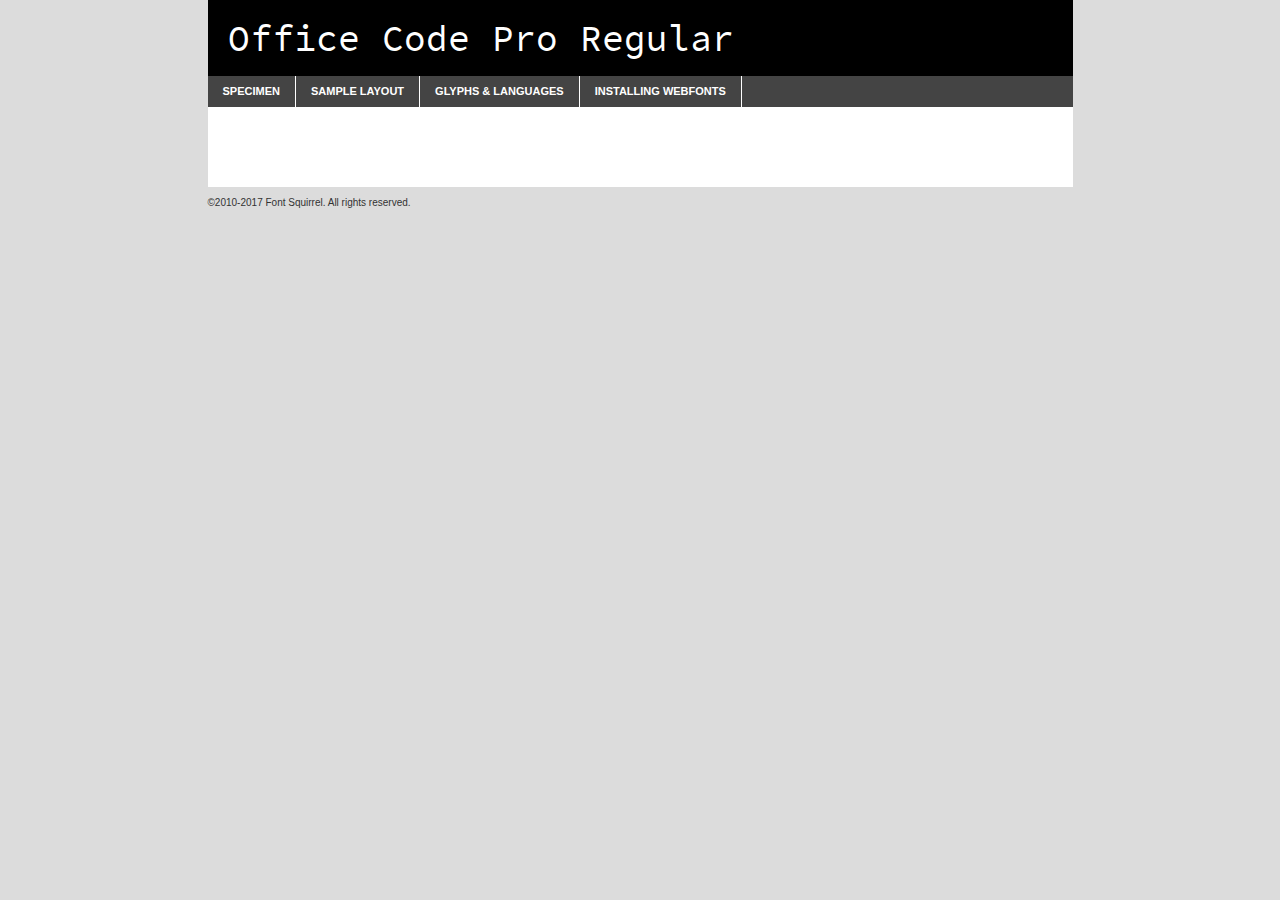
<file: assets/fonts/officecodepro-regular-demo.html>
<!DOCTYPE html PUBLIC "-//W3C//DTD XHTML 1.0 Transitional//EN"
        "http://www.w3.org/TR/xhtml1/DTD/xhtml1-transitional.dtd">

<html xmlns="http://www.w3.org/1999/xhtml" xml:lang="en" lang="en">
<head>
    <meta http-equiv="Content-Type" content="text/html; charset=utf-8"/>
    <script src="http://ajax.googleapis.com/ajax/libs/jquery/1.7.2/jquery.min.js" type="text/javascript" charset="utf-8"></script>
    <script type="text/javascript">
		(function($) {
			$.fn.easyTabs = function(option) {
				var param = jQuery.extend({ fadeSpeed: 'fast', defaultContent: 1, activeClass: 'active' }, option);
				$(this).each(function() {
					var thisId = '#' + this.id;
					if ( param.defaultContent == '' )
					{
						param.defaultContent = 1;
					}
					if ( typeof param.defaultContent == 'number' )
					{
						var defaultTab = $(thisId + ' .tabs li:eq(' + (param.defaultContent - 1) + ') a').attr('href').substr(1);
					}
					else
					{
						var defaultTab = param.defaultContent;
					}
					$(thisId + ' .tabs li a').each(function() {
						var tabToHide = $(this).attr('href').substr(1);
						$('#' + tabToHide).addClass('easytabs-tab-content');
					});
					hideAll();
					changeContent(defaultTab);

					function hideAll() {$(thisId + ' .easytabs-tab-content').hide();}

					function changeContent(tabId)
					{
						hideAll();
						$(thisId + ' .tabs li').removeClass(param.activeClass);
						$(thisId + ' .tabs li a[href=#' + tabId + ']').closest('li').addClass(param.activeClass);
						if ( param.fadeSpeed != 'none' )
						{
							$(thisId + ' #' + tabId).fadeIn(param.fadeSpeed);
						}
						else
						{
							$(thisId + ' #' + tabId).show();
						}
					}

					$(thisId + ' .tabs li').click(function() {
						var tabId = $(this).find('a').attr('href').substr(1);
						changeContent(tabId);
						return false;
					});
				});
			}
		})(jQuery);
    </script>
    <link rel="stylesheet" href="specimen_files/specimen_stylesheet.css" type="text/css" charset="utf-8"/>
    <link rel="stylesheet" href="stylesheet.css" type="text/css" charset="utf-8"/>

    <style type="text/css">
        		body {
			font-family: 'office_code_proregular';
        		}

            </style>

    <title>Office Code Pro Regular Specimen</title>


    <script type="text/javascript" charset="utf-8">
		$(document).ready(function() {
			$('#container').easyTabs({ defaultContent: 1 });
		});
    </script>
</head>

<body>
<div id="container">
    <div id="header">
		Office Code Pro Regular    </div>
    <ul class="tabs">
        <li><a href="#specimen">Specimen</a></li>
        <li><a href="#layout">Sample Layout</a></li>
		        <li><a href="#glyphs">Glyphs &amp; Languages</a></li>
        <li><a href="#installing">Installing Webfonts</a></li>

    </ul>

    <div id="main_content">


        <div id="specimen">

            <div class="section">
                <div class="grid12 firstcol">
                    <div class="huge">AaBb</div>
                </div>
            </div>

            <div class="section">
                <div class="glyph_range">A&#x200B;B&#x200b;C&#x200b;D&#x200b;E&#x200b;F&#x200b;G&#x200b;H&#x200b;I&#x200b;J&#x200b;K&#x200b;L&#x200b;M&#x200b;N&#x200b;O&#x200b;P&#x200b;Q&#x200b;R&#x200b;S&#x200b;T&#x200b;U&#x200b;V&#x200b;W&#x200b;X&#x200b;Y&#x200b;Z&#x200b;a&#x200b;b&#x200b;c&#x200b;d&#x200b;e&#x200b;f&#x200b;g&#x200b;h&#x200b;i&#x200b;j&#x200b;k&#x200b;l&#x200b;m&#x200b;n&#x200b;o&#x200b;p&#x200b;q&#x200b;r&#x200b;s&#x200b;t&#x200b;u&#x200b;v&#x200b;w&#x200b;x&#x200b;y&#x200b;z&#x200b;1&#x200b;2&#x200b;3&#x200b;4&#x200b;5&#x200b;6&#x200b;7&#x200b;8&#x200b;9&#x200b;0&#x200b;&amp;&#x200b;.&#x200b;,&#x200b;?&#x200b;!&#x200b;&#64;&#x200b;(&#x200b;)&#x200b;#&#x200b;$&#x200b;%&#x200b;*&#x200b;+&#x200b;-&#x200b;=&#x200b;:&#x200b;;</div>
            </div>
            <div class="section">
                <div class="grid12 firstcol">
                    <table class="sample_table">
                        <tr>
                            <td>10</td>
                            <td class="size10">abcdefghijklmnopqrstuvwxyzABCDEFGHIJKLMNOPQRSTUVWXYZ0123456789abcdefghijklmnopqrstuvwxyzABCDEFGHIJKLMNOPQRSTUVWXYZ0123456789abcdefghijklmnopqrstuvwxyzABCDEFGHIJKLMNOPQRSTUVWXYZ</td>
                        </tr>
                        <tr>
                            <td>11</td>
                            <td class="size11">abcdefghijklmnopqrstuvwxyzABCDEFGHIJKLMNOPQRSTUVWXYZ0123456789abcdefghijklmnopqrstuvwxyzABCDEFGHIJKLMNOPQRSTUVWXYZ0123456789abcdefghijklmnopqrstuvwxyzABCDEFGHIJKLMNOPQRSTUVWXYZ</td>
                        </tr>
                        <tr>
                            <td>12</td>
                            <td class="size12">abcdefghijklmnopqrstuvwxyzABCDEFGHIJKLMNOPQRSTUVWXYZ0123456789abcdefghijklmnopqrstuvwxyzABCDEFGHIJKLMNOPQRSTUVWXYZ0123456789abcdefghijklmnopqrstuvwxyzABCDEFGHIJKLMNOPQRSTUVWXYZ</td>
                        </tr>
                        <tr>
                            <td>13</td>
                            <td class="size13">abcdefghijklmnopqrstuvwxyzABCDEFGHIJKLMNOPQRSTUVWXYZ0123456789abcdefghijklmnopqrstuvwxyzABCDEFGHIJKLMNOPQRSTUVWXYZ0123456789abcdefghijklmnopqrstuvwxyzABCDEFGHIJKLMNOPQRSTUVWXYZ</td>
                        </tr>
                        <tr>
                            <td>14</td>
                            <td class="size14">abcdefghijklmnopqrstuvwxyzABCDEFGHIJKLMNOPQRSTUVWXYZ0123456789abcdefghijklmnopqrstuvwxyzABCDEFGHIJKLMNOPQRSTUVWXYZ0123456789abcdefghijklmnopqrstuvwxyzABCDEFGHIJKLMNOPQRSTUVWXYZ</td>
                        </tr>
                        <tr>
                            <td>16</td>
                            <td class="size16">abcdefghijklmnopqrstuvwxyzABCDEFGHIJKLMNOPQRSTUVWXYZ0123456789abcdefghijklmnopqrstuvwxyzABCDEFGHIJKLMNOPQRSTUVWXYZ</td>
                        </tr>
                        <tr>
                            <td>18</td>
                            <td class="size18">abcdefghijklmnopqrstuvwxyzABCDEFGHIJKLMNOPQRSTUVWXYZ0123456789abcdefghijklmnopqrstuvwxyzABCDEFGHIJKLMNOPQRSTUVWXYZ</td>
                        </tr>
                        <tr>
                            <td>20</td>
                            <td class="size20">abcdefghijklmnopqrstuvwxyzABCDEFGHIJKLMNOPQRSTUVWXYZ0123456789abcdefghijklmnopqrstuvwxyzABCDEFGHIJKLMNOPQRSTUVWXYZ</td>
                        </tr>
                        <tr>
                            <td>24</td>
                            <td class="size24">abcdefghijklmnopqrstuvwxyzABCDEFGHIJKLMNOPQRSTUVWXYZ0123456789abcdefghijklmnopqrstuvwxyzABCDEFGHIJKLMNOPQRSTUVWXYZ</td>
                        </tr>
                        <tr>
                            <td>30</td>
                            <td class="size30">abcdefghijklmnopqrstuvwxyzABCDEFGHIJKLMNOPQRSTUVWXYZ0123456789abcdefghijklmnopqrstuvwxyzABCDEFGHIJKLMNOPQRSTUVWXYZ</td>
                        </tr>
                        <tr>
                            <td>36</td>
                            <td class="size36">abcdefghijklmnopqrstuvwxyzABCDEFGHIJKLMNOPQRSTUVWXYZ0123456789abcdefghijklmnopqrstuvwxyzABCDEFGHIJKLMNOPQRSTUVWXYZ</td>
                        </tr>
                        <tr>
                            <td>48</td>
                            <td class="size48">abcdefghijklmnopqrstuvwxyzABCDEFGHIJKLMNOPQRSTUVWXYZ0123456789abcdefghijklmnopqrstuvwxyzABCDEFGHIJKLMNOPQRSTUVWXYZ</td>
                        </tr>
                        <tr>
                            <td>60</td>
                            <td class="size60">abcdefghijklmnopqrstuvwxyzABCDEFGHIJKLMNOPQRSTUVWXYZ0123456789abcdefghijklmnopqrstuvwxyzABCDEFGHIJKLMNOPQRSTUVWXYZ</td>
                        </tr>
                        <tr>
                            <td>72</td>
                            <td class="size72">abcdefghijklmnopqrstuvwxyzABCDEFGHIJKLMNOPQRSTUVWXYZ0123456789abcdefghijklmnopqrstuvwxyzABCDEFGHIJKLMNOPQRSTUVWXYZ</td>
                        </tr>
                        <tr>
                            <td>90</td>
                            <td class="size90">abcdefghijklmnopqrstuvwxyzABCDEFGHIJKLMNOPQRSTUVWXYZ0123456789abcdefghijklmnopqrstuvwxyzABCDEFGHIJKLMNOPQRSTUVWXYZ</td>
                        </tr>
                    </table>

                </div>

            </div>


            <div class="section" id="bodycomparison">


                <div id="xheight">
                    <div class="fontbody">&#x25FC;&#x25FC;&#x25FC;&#x25FC;&#x25FC;&#x25FC;&#x25FC;&#x25FC;&#x25FC;&#x25FC;&#x25FC;&#x25FC;&#x25FC;&#x25FC;&#x25FC;&#x25FC;&#x25FC;&#x25FC;&#x25FC;&#x25FC;&#x25FC;&#x25FC;&#x25FC;&#x25FC;&#x25FC;&#x25FC;&#x25FC;&#x25FC;&#x25FC;&#x25FC;&#x25FC;&#x25FC;&#x25FC;&#x25FC;&#x25FC;&#x25FC;&#x25FC;&#x25FC;&#x25FC;&#x25FC;&#x25FC;&#x25FC;&#x25FC;&#x25FC;&#x25FC;&#x25FC;&#x25FC;&#x25FC;&#x25FC;&#x25FC;&#x25FC;&#x25FC;&#x25FC;&#x25FC;&#x25FC;&#x25FC;&#x25FC;&#x25FC;&#x25FC;&#x25FC;&#x25FC;&#x25FC;&#x25FC;&#x25FC;&#x25FC;&#x25FC;&#x25FC;&#x25FC;&#x25FC;&#x25FC;&#x25FC;&#x25FC;&#x25FC;&#x25FC;&#x25FC;&#x25FC;&#x25FC;&#x25FC;&#x25FC;&#x25FC;&#x25FC;&#x25FC;&#x25FC;&#x25FC;&#x25FC;&#x25FC;&#x25FC;&#x25FC;&#x25FC;&#x25FC;&#x25FC;&#x25FC;&#x25FC;&#x25FC;&#x25FC;&#x25FC;&#x25FC;&#x25FC;&#x25FC;body</div>
                    <div class="arialbody">body</div>
                    <div class="verdanabody">body</div>
                    <div class="georgiabody">body</div>
                </div>
                <div class="fontbody" style="z-index:1">
                    body<span>Office Code Pro Regular</span>
                </div>
                <div class="arialbody" style="z-index:1">
                    body<span>Arial</span>
                </div>
                <div class="verdanabody" style="z-index:1">
                    body<span>Verdana</span>
                </div>
                <div class="georgiabody" style="z-index:1">
                    body<span>Georgia</span>
                </div>


            </div>


            <div class="section psample psample_row1" id="">

                <div class="grid2 firstcol">
                    <p class="size10"><span>10.</span>Aenean lacinia bibendum nulla sed consectetur. Fusce dapibus, tellus ac cursus commodo, tortor mauris condimentum nibh, ut fermentum massa justo sit amet risus. Nullam id dolor id nibh ultricies vehicula ut id elit. Cum sociis natoque penatibus et magnis dis parturient montes, nascetur ridiculus mus. Nulla vitae elit libero, a pharetra augue.</p>

                </div>
                <div class="grid3">
                    <p class="size11"><span>11.</span>Aenean lacinia bibendum nulla sed consectetur. Fusce dapibus, tellus ac cursus commodo, tortor mauris condimentum nibh, ut fermentum massa justo sit amet risus. Nullam id dolor id nibh ultricies vehicula ut id elit. Cum sociis natoque penatibus et magnis dis parturient montes, nascetur ridiculus mus. Nulla vitae elit libero, a pharetra augue.</p>

                </div>
                <div class="grid3">
                    <p class="size12"><span>12.</span>Aenean lacinia bibendum nulla sed consectetur. Fusce dapibus, tellus ac cursus commodo, tortor mauris condimentum nibh, ut fermentum massa justo sit amet risus. Nullam id dolor id nibh ultricies vehicula ut id elit. Cum sociis natoque penatibus et magnis dis parturient montes, nascetur ridiculus mus. Nulla vitae elit libero, a pharetra augue.</p>

                </div>
                <div class="grid4">
                    <p class="size13"><span>13.</span>Aenean lacinia bibendum nulla sed consectetur. Fusce dapibus, tellus ac cursus commodo, tortor mauris condimentum nibh, ut fermentum massa justo sit amet risus. Nullam id dolor id nibh ultricies vehicula ut id elit. Cum sociis natoque penatibus et magnis dis parturient montes, nascetur ridiculus mus. Nulla vitae elit libero, a pharetra augue.</p>

                </div>
                <div class="white_blend"></div>

            </div>
            <div class="section psample psample_row2" id="">
                <div class="grid3 firstcol">
                    <p class="size14"><span>14.</span>Aenean lacinia bibendum nulla sed consectetur. Fusce dapibus, tellus ac cursus commodo, tortor mauris condimentum nibh, ut fermentum massa justo sit amet risus. Nullam id dolor id nibh ultricies vehicula ut id elit. Cum sociis natoque penatibus et magnis dis parturient montes, nascetur ridiculus mus. Nulla vitae elit libero, a pharetra augue.</p>

                </div>
                <div class="grid4">
                    <p class="size16"><span>16.</span>Aenean lacinia bibendum nulla sed consectetur. Fusce dapibus, tellus ac cursus commodo, tortor mauris condimentum nibh, ut fermentum massa justo sit amet risus. Nullam id dolor id nibh ultricies vehicula ut id elit. Cum sociis natoque penatibus et magnis dis parturient montes, nascetur ridiculus mus. Nulla vitae elit libero, a pharetra augue.</p>

                </div>
                <div class="grid5">
                    <p class="size18"><span>18.</span>Aenean lacinia bibendum nulla sed consectetur. Fusce dapibus, tellus ac cursus commodo, tortor mauris condimentum nibh, ut fermentum massa justo sit amet risus. Nullam id dolor id nibh ultricies vehicula ut id elit. Cum sociis natoque penatibus et magnis dis parturient montes, nascetur ridiculus mus. Nulla vitae elit libero, a pharetra augue.</p>

                </div>

                <div class="white_blend"></div>

            </div>

            <div class="section psample psample_row3" id="">
                <div class="grid5 firstcol">
                    <p class="size20"><span>20.</span>Aenean lacinia bibendum nulla sed consectetur. Fusce dapibus, tellus ac cursus commodo, tortor mauris condimentum nibh, ut fermentum massa justo sit amet risus. Nullam id dolor id nibh ultricies vehicula ut id elit. Cum sociis natoque penatibus et magnis dis parturient montes, nascetur ridiculus mus. Nulla vitae elit libero, a pharetra augue.</p>
                </div>
                <div class="grid7">
                    <p class="size24"><span>24.</span>Aenean lacinia bibendum nulla sed consectetur. Fusce dapibus, tellus ac cursus commodo, tortor mauris condimentum nibh, ut fermentum massa justo sit amet risus. Nullam id dolor id nibh ultricies vehicula ut id elit. Cum sociis natoque penatibus et magnis dis parturient montes, nascetur ridiculus mus. Nulla vitae elit libero, a pharetra augue.</p>
                </div>

                <div class="white_blend"></div>

            </div>

            <div class="section psample psample_row4" id="">
                <div class="grid12 firstcol">
                    <p class="size30"><span>30.</span>Aenean lacinia bibendum nulla sed consectetur. Fusce dapibus, tellus ac cursus commodo, tortor mauris condimentum nibh, ut fermentum massa justo sit amet risus. Nullam id dolor id nibh ultricies vehicula ut id elit. Cum sociis natoque penatibus et magnis dis parturient montes, nascetur ridiculus mus. Nulla vitae elit libero, a pharetra augue.</p>
                </div>
                <div class="white_blend"></div>

            </div>


            <div class="section psample psample_row1 fullreverse">
                <div class="grid2 firstcol">
                    <p class="size10"><span>10.</span>Aenean lacinia bibendum nulla sed consectetur. Fusce dapibus, tellus ac cursus commodo, tortor mauris condimentum nibh, ut fermentum massa justo sit amet risus. Nullam id dolor id nibh ultricies vehicula ut id elit. Cum sociis natoque penatibus et magnis dis parturient montes, nascetur ridiculus mus. Nulla vitae elit libero, a pharetra augue.</p>

                </div>
                <div class="grid3">
                    <p class="size11"><span>11.</span>Aenean lacinia bibendum nulla sed consectetur. Fusce dapibus, tellus ac cursus commodo, tortor mauris condimentum nibh, ut fermentum massa justo sit amet risus. Nullam id dolor id nibh ultricies vehicula ut id elit. Cum sociis natoque penatibus et magnis dis parturient montes, nascetur ridiculus mus. Nulla vitae elit libero, a pharetra augue.</p>

                </div>
                <div class="grid3">
                    <p class="size12"><span>12.</span>Aenean lacinia bibendum nulla sed consectetur. Fusce dapibus, tellus ac cursus commodo, tortor mauris condimentum nibh, ut fermentum massa justo sit amet risus. Nullam id dolor id nibh ultricies vehicula ut id elit. Cum sociis natoque penatibus et magnis dis parturient montes, nascetur ridiculus mus. Nulla vitae elit libero, a pharetra augue.</p>

                </div>
                <div class="grid4">
                    <p class="size13"><span>13.</span>Aenean lacinia bibendum nulla sed consectetur. Fusce dapibus, tellus ac cursus commodo, tortor mauris condimentum nibh, ut fermentum massa justo sit amet risus. Nullam id dolor id nibh ultricies vehicula ut id elit. Cum sociis natoque penatibus et magnis dis parturient montes, nascetur ridiculus mus. Nulla vitae elit libero, a pharetra augue.</p>

                </div>
                <div class="black_blend"></div>

            </div>

            <div class="section psample psample_row2 fullreverse">
                <div class="grid3 firstcol">
                    <p class="size14"><span>14.</span>Aenean lacinia bibendum nulla sed consectetur. Fusce dapibus, tellus ac cursus commodo, tortor mauris condimentum nibh, ut fermentum massa justo sit amet risus. Nullam id dolor id nibh ultricies vehicula ut id elit. Cum sociis natoque penatibus et magnis dis parturient montes, nascetur ridiculus mus. Nulla vitae elit libero, a pharetra augue.</p>

                </div>
                <div class="grid4">
                    <p class="size16"><span>16.</span>Aenean lacinia bibendum nulla sed consectetur. Fusce dapibus, tellus ac cursus commodo, tortor mauris condimentum nibh, ut fermentum massa justo sit amet risus. Nullam id dolor id nibh ultricies vehicula ut id elit. Cum sociis natoque penatibus et magnis dis parturient montes, nascetur ridiculus mus. Nulla vitae elit libero, a pharetra augue.</p>

                </div>
                <div class="grid5">
                    <p class="size18"><span>18.</span>Aenean lacinia bibendum nulla sed consectetur. Fusce dapibus, tellus ac cursus commodo, tortor mauris condimentum nibh, ut fermentum massa justo sit amet risus. Nullam id dolor id nibh ultricies vehicula ut id elit. Cum sociis natoque penatibus et magnis dis parturient montes, nascetur ridiculus mus. Nulla vitae elit libero, a pharetra augue.</p>

                </div>
                <div class="black_blend"></div>

            </div>

            <div class="section psample fullreverse psample_row3" id="">
                <div class="grid5 firstcol">
                    <p class="size20"><span>20.</span>Aenean lacinia bibendum nulla sed consectetur. Fusce dapibus, tellus ac cursus commodo, tortor mauris condimentum nibh, ut fermentum massa justo sit amet risus. Nullam id dolor id nibh ultricies vehicula ut id elit. Cum sociis natoque penatibus et magnis dis parturient montes, nascetur ridiculus mus. Nulla vitae elit libero, a pharetra augue.</p>
                </div>
                <div class="grid7">
                    <p class="size24"><span>24.</span>Aenean lacinia bibendum nulla sed consectetur. Fusce dapibus, tellus ac cursus commodo, tortor mauris condimentum nibh, ut fermentum massa justo sit amet risus. Nullam id dolor id nibh ultricies vehicula ut id elit. Cum sociis natoque penatibus et magnis dis parturient montes, nascetur ridiculus mus. Nulla vitae elit libero, a pharetra augue.</p>
                </div>

                <div class="black_blend"></div>

            </div>

            <div class="section psample fullreverse psample_row4" id="" style="border-bottom: 20px #000 solid;">
                <div class="grid12 firstcol">
                    <p class="size30"><span>30.</span>Aenean lacinia bibendum nulla sed consectetur. Fusce dapibus, tellus ac cursus commodo, tortor mauris condimentum nibh, ut fermentum massa justo sit amet risus. Nullam id dolor id nibh ultricies vehicula ut id elit. Cum sociis natoque penatibus et magnis dis parturient montes, nascetur ridiculus mus. Nulla vitae elit libero, a pharetra augue.</p>
                </div>
                <div class="black_blend"></div>

            </div>


        </div>

        <div id="layout">

            <div class="section">

                <div class="grid12 firstcol">
                    <h1>Lorem Ipsum Dolor</h1>
                    <h2>Etiam porta sem malesuada magna mollis euismod</h2>

                    <p class="byline">By <a href="#link">Aenean Lacinia</a></p>
                </div>
            </div>
            <div class="section">
                <div class="grid8 firstcol">
                    <p class="large">Donec sed odio dui. Morbi leo risus, porta ac consectetur ac, vestibulum at eros. Fusce dapibus, tellus ac cursus commodo, tortor mauris condimentum nibh, ut fermentum massa justo sit amet risus. </p>


                    <h3>Pellentesque ornare sem</h3>

                    <p>Maecenas sed diam eget risus varius blandit sit amet non magna. Maecenas faucibus mollis interdum. Donec ullamcorper nulla non metus auctor fringilla. Nullam id dolor id nibh ultricies vehicula ut id elit. Nullam id dolor id nibh ultricies vehicula ut id elit. </p>

                    <p>Aenean eu leo quam. Pellentesque ornare sem lacinia quam venenatis vestibulum. Lorem ipsum dolor sit amet, consectetur adipiscing elit. Cum sociis natoque penatibus et magnis dis parturient montes, nascetur ridiculus mus. </p>

                    <p>Nulla vitae elit libero, a pharetra augue. Praesent commodo cursus magna, vel scelerisque nisl consectetur et. Aenean lacinia bibendum nulla sed consectetur. </p>

                    <p>Nullam quis risus eget urna mollis ornare vel eu leo. Nullam quis risus eget urna mollis ornare vel eu leo. Maecenas sed diam eget risus varius blandit sit amet non magna. Donec ullamcorper nulla non metus auctor fringilla. </p>

                    <h3>Cras mattis consectetur</h3>

                    <p>Aenean eu leo quam. Pellentesque ornare sem lacinia quam venenatis vestibulum. Aenean lacinia bibendum nulla sed consectetur. Integer posuere erat a ante venenatis dapibus posuere velit aliquet. Cras mattis consectetur purus sit amet fermentum. </p>

                    <p>Nullam id dolor id nibh ultricies vehicula ut id elit. Nullam quis risus eget urna mollis ornare vel eu leo. Cras mattis consectetur purus sit amet fermentum.</p>
                </div>

                <div class="grid4 sidebar">

                    <div class="box reverse">
                        <p class="last">Nullam quis risus eget urna mollis ornare vel eu leo. Donec ullamcorper nulla non metus auctor fringilla. Cras mattis consectetur purus sit amet fermentum. Sed posuere consectetur est at lobortis. Lorem ipsum dolor sit amet, consectetur adipiscing elit. </p>
                    </div>

                    <p class="caption">Maecenas sed diam eget risus varius.</p>

                    <p>Vestibulum id ligula porta felis euismod semper. Integer posuere erat a ante venenatis dapibus posuere velit aliquet. Vestibulum id ligula porta felis euismod semper. Sed posuere consectetur est at lobortis. Maecenas sed diam eget risus varius blandit sit amet non magna. Fusce dapibus, tellus ac cursus commodo, tortor mauris condimentum nibh, ut fermentum massa justo sit amet risus. </p>


                    <p>Duis mollis, est non commodo luctus, nisi erat porttitor ligula, eget lacinia odio sem nec elit. Aenean lacinia bibendum nulla sed consectetur. Vivamus sagittis lacus vel augue laoreet rutrum faucibus dolor auctor. Aenean lacinia bibendum nulla sed consectetur. Nullam quis risus eget urna mollis ornare vel eu leo. </p>

                    <p>Praesent commodo cursus magna, vel scelerisque nisl consectetur et. Donec ullamcorper nulla non metus auctor fringilla. Maecenas faucibus mollis interdum. Fusce dapibus, tellus ac cursus commodo, tortor mauris condimentum nibh, ut fermentum massa justo sit amet risus. </p>

                </div>
            </div>

        </div>


		

        <div id="glyphs">
            <div class="section">
                <div class="grid12 firstcol">

                    <h1>Language Support</h1>
                    <p>The subset of Office Code Pro Regular in this kit supports the following languages:<br/>

						Albanian, Basque, Breton, Chamorro, Danish, Dutch, English, Faroese, Finnish, French, Frisian, Galician, German, Icelandic, Italian, Malagasy, Norwegian, Portuguese, Spanish, Alsatian, Aragonese, Arapaho, Arrernte, Asturian, Aymara, Bislama, Cebuano, Corsican, Fijian, French_creole, Genoese, Gilbertese, Greenlandic, Haitian_creole, Hiligaynon, Hmong, Hopi, Ibanag, Iloko_ilokano, Indonesian, Interglossa_glosa, Interlingua, Irish_gaelic, Jerriais, Lojban, Lombard, Luxembourgeois, Manx, Mohawk, Norfolk_pitcairnese, Occitan, Oromo, Pangasinan, Papiamento, Piedmontese, Potawatomi, Rhaeto-romance, Romansh, Rotokas, Sami_lule, Samoan, Sardinian, Scots_gaelic, Seychelles_creole, Shona, Sicilian, Somali, Southern_ndebele, Swahili, Swati_swazi, Tagalog_filipino_pilipino, Tetum, Tok_pisin, Uyghur_latinized, Volapuk, Walloon, Warlpiri, Xhosa, Yapese, Zulu, Latinbasic, Ubasic, Demo                    </p>
                    <h1>Glyph Chart</h1>
                    <p>The subset of Office Code Pro Regular in this kit includes all the glyphs listed below. Unicode entities are included above each glyph to help you insert individual characters into your layout.</p>
                    <div id="glyph_chart">

																				                                <div><p>&amp;#32;</p>&#32;</div>
																				                                <div><p>&amp;#33;</p>&#33;</div>
																				                                <div><p>&amp;#34;</p>&#34;</div>
																				                                <div><p>&amp;#35;</p>&#35;</div>
																				                                <div><p>&amp;#36;</p>&#36;</div>
																				                                <div><p>&amp;#37;</p>&#37;</div>
																				                                <div><p>&amp;#38;</p>&#38;</div>
																				                                <div><p>&amp;#39;</p>&#39;</div>
																				                                <div><p>&amp;#40;</p>&#40;</div>
																				                                <div><p>&amp;#41;</p>&#41;</div>
																				                                <div><p>&amp;#42;</p>&#42;</div>
																				                                <div><p>&amp;#43;</p>&#43;</div>
																				                                <div><p>&amp;#44;</p>&#44;</div>
																				                                <div><p>&amp;#45;</p>&#45;</div>
																				                                <div><p>&amp;#46;</p>&#46;</div>
																				                                <div><p>&amp;#47;</p>&#47;</div>
																				                                <div><p>&amp;#48;</p>&#48;</div>
																				                                <div><p>&amp;#49;</p>&#49;</div>
																				                                <div><p>&amp;#50;</p>&#50;</div>
																				                                <div><p>&amp;#51;</p>&#51;</div>
																				                                <div><p>&amp;#52;</p>&#52;</div>
																				                                <div><p>&amp;#53;</p>&#53;</div>
																				                                <div><p>&amp;#54;</p>&#54;</div>
																				                                <div><p>&amp;#55;</p>&#55;</div>
																				                                <div><p>&amp;#56;</p>&#56;</div>
																				                                <div><p>&amp;#57;</p>&#57;</div>
																				                                <div><p>&amp;#58;</p>&#58;</div>
																				                                <div><p>&amp;#59;</p>&#59;</div>
																				                                <div><p>&amp;#60;</p>&#60;</div>
																				                                <div><p>&amp;#61;</p>&#61;</div>
																				                                <div><p>&amp;#62;</p>&#62;</div>
																				                                <div><p>&amp;#63;</p>&#63;</div>
																				                                <div><p>&amp;#64;</p>&#64;</div>
																				                                <div><p>&amp;#65;</p>&#65;</div>
																				                                <div><p>&amp;#66;</p>&#66;</div>
																				                                <div><p>&amp;#67;</p>&#67;</div>
																				                                <div><p>&amp;#68;</p>&#68;</div>
																				                                <div><p>&amp;#69;</p>&#69;</div>
																				                                <div><p>&amp;#70;</p>&#70;</div>
																				                                <div><p>&amp;#71;</p>&#71;</div>
																				                                <div><p>&amp;#72;</p>&#72;</div>
																				                                <div><p>&amp;#73;</p>&#73;</div>
																				                                <div><p>&amp;#74;</p>&#74;</div>
																				                                <div><p>&amp;#75;</p>&#75;</div>
																				                                <div><p>&amp;#76;</p>&#76;</div>
																				                                <div><p>&amp;#77;</p>&#77;</div>
																				                                <div><p>&amp;#78;</p>&#78;</div>
																				                                <div><p>&amp;#79;</p>&#79;</div>
																				                                <div><p>&amp;#80;</p>&#80;</div>
																				                                <div><p>&amp;#81;</p>&#81;</div>
																				                                <div><p>&amp;#82;</p>&#82;</div>
																				                                <div><p>&amp;#83;</p>&#83;</div>
																				                                <div><p>&amp;#84;</p>&#84;</div>
																				                                <div><p>&amp;#85;</p>&#85;</div>
																				                                <div><p>&amp;#86;</p>&#86;</div>
																				                                <div><p>&amp;#87;</p>&#87;</div>
																				                                <div><p>&amp;#88;</p>&#88;</div>
																				                                <div><p>&amp;#89;</p>&#89;</div>
																				                                <div><p>&amp;#90;</p>&#90;</div>
																				                                <div><p>&amp;#91;</p>&#91;</div>
																				                                <div><p>&amp;#92;</p>&#92;</div>
																				                                <div><p>&amp;#93;</p>&#93;</div>
																				                                <div><p>&amp;#94;</p>&#94;</div>
																				                                <div><p>&amp;#95;</p>&#95;</div>
																				                                <div><p>&amp;#96;</p>&#96;</div>
																				                                <div><p>&amp;#97;</p>&#97;</div>
																				                                <div><p>&amp;#98;</p>&#98;</div>
																				                                <div><p>&amp;#99;</p>&#99;</div>
																				                                <div><p>&amp;#100;</p>&#100;</div>
																				                                <div><p>&amp;#101;</p>&#101;</div>
																				                                <div><p>&amp;#102;</p>&#102;</div>
																				                                <div><p>&amp;#103;</p>&#103;</div>
																				                                <div><p>&amp;#104;</p>&#104;</div>
																				                                <div><p>&amp;#105;</p>&#105;</div>
																				                                <div><p>&amp;#106;</p>&#106;</div>
																				                                <div><p>&amp;#107;</p>&#107;</div>
																				                                <div><p>&amp;#108;</p>&#108;</div>
																				                                <div><p>&amp;#109;</p>&#109;</div>
																				                                <div><p>&amp;#110;</p>&#110;</div>
																				                                <div><p>&amp;#111;</p>&#111;</div>
																				                                <div><p>&amp;#112;</p>&#112;</div>
																				                                <div><p>&amp;#113;</p>&#113;</div>
																				                                <div><p>&amp;#114;</p>&#114;</div>
																				                                <div><p>&amp;#115;</p>&#115;</div>
																				                                <div><p>&amp;#116;</p>&#116;</div>
																				                                <div><p>&amp;#117;</p>&#117;</div>
																				                                <div><p>&amp;#118;</p>&#118;</div>
																				                                <div><p>&amp;#119;</p>&#119;</div>
																				                                <div><p>&amp;#120;</p>&#120;</div>
																				                                <div><p>&amp;#121;</p>&#121;</div>
																				                                <div><p>&amp;#122;</p>&#122;</div>
																				                                <div><p>&amp;#123;</p>&#123;</div>
																				                                <div><p>&amp;#124;</p>&#124;</div>
																				                                <div><p>&amp;#125;</p>&#125;</div>
																				                                <div><p>&amp;#126;</p>&#126;</div>
																				                                <div><p>&amp;#160;</p>&#160;</div>
																				                                <div><p>&amp;#161;</p>&#161;</div>
																				                                <div><p>&amp;#162;</p>&#162;</div>
																				                                <div><p>&amp;#163;</p>&#163;</div>
																				                                <div><p>&amp;#164;</p>&#164;</div>
																				                                <div><p>&amp;#165;</p>&#165;</div>
																				                                <div><p>&amp;#166;</p>&#166;</div>
																				                                <div><p>&amp;#167;</p>&#167;</div>
																				                                <div><p>&amp;#168;</p>&#168;</div>
																				                                <div><p>&amp;#169;</p>&#169;</div>
																				                                <div><p>&amp;#170;</p>&#170;</div>
																				                                <div><p>&amp;#171;</p>&#171;</div>
																				                                <div><p>&amp;#172;</p>&#172;</div>
																				                                <div><p>&amp;#173;</p>&#173;</div>
																				                                <div><p>&amp;#174;</p>&#174;</div>
																				                                <div><p>&amp;#175;</p>&#175;</div>
																				                                <div><p>&amp;#176;</p>&#176;</div>
																				                                <div><p>&amp;#177;</p>&#177;</div>
																				                                <div><p>&amp;#180;</p>&#180;</div>
																				                                <div><p>&amp;#181;</p>&#181;</div>
																				                                <div><p>&amp;#182;</p>&#182;</div>
																				                                <div><p>&amp;#183;</p>&#183;</div>
																				                                <div><p>&amp;#184;</p>&#184;</div>
																				                                <div><p>&amp;#186;</p>&#186;</div>
																				                                <div><p>&amp;#187;</p>&#187;</div>
																				                                <div><p>&amp;#188;</p>&#188;</div>
																				                                <div><p>&amp;#189;</p>&#189;</div>
																				                                <div><p>&amp;#190;</p>&#190;</div>
																				                                <div><p>&amp;#191;</p>&#191;</div>
																				                                <div><p>&amp;#192;</p>&#192;</div>
																				                                <div><p>&amp;#193;</p>&#193;</div>
																				                                <div><p>&amp;#194;</p>&#194;</div>
																				                                <div><p>&amp;#195;</p>&#195;</div>
																				                                <div><p>&amp;#196;</p>&#196;</div>
																				                                <div><p>&amp;#197;</p>&#197;</div>
																				                                <div><p>&amp;#198;</p>&#198;</div>
																				                                <div><p>&amp;#199;</p>&#199;</div>
																				                                <div><p>&amp;#200;</p>&#200;</div>
																				                                <div><p>&amp;#201;</p>&#201;</div>
																				                                <div><p>&amp;#202;</p>&#202;</div>
																				                                <div><p>&amp;#203;</p>&#203;</div>
																				                                <div><p>&amp;#204;</p>&#204;</div>
																				                                <div><p>&amp;#205;</p>&#205;</div>
																				                                <div><p>&amp;#206;</p>&#206;</div>
																				                                <div><p>&amp;#207;</p>&#207;</div>
																				                                <div><p>&amp;#208;</p>&#208;</div>
																				                                <div><p>&amp;#209;</p>&#209;</div>
																				                                <div><p>&amp;#210;</p>&#210;</div>
																				                                <div><p>&amp;#211;</p>&#211;</div>
																				                                <div><p>&amp;#212;</p>&#212;</div>
																				                                <div><p>&amp;#213;</p>&#213;</div>
																				                                <div><p>&amp;#214;</p>&#214;</div>
																				                                <div><p>&amp;#215;</p>&#215;</div>
																				                                <div><p>&amp;#216;</p>&#216;</div>
																				                                <div><p>&amp;#217;</p>&#217;</div>
																				                                <div><p>&amp;#218;</p>&#218;</div>
																				                                <div><p>&amp;#219;</p>&#219;</div>
																				                                <div><p>&amp;#220;</p>&#220;</div>
																				                                <div><p>&amp;#221;</p>&#221;</div>
																				                                <div><p>&amp;#222;</p>&#222;</div>
																				                                <div><p>&amp;#223;</p>&#223;</div>
																				                                <div><p>&amp;#224;</p>&#224;</div>
																				                                <div><p>&amp;#225;</p>&#225;</div>
																				                                <div><p>&amp;#226;</p>&#226;</div>
																				                                <div><p>&amp;#227;</p>&#227;</div>
																				                                <div><p>&amp;#228;</p>&#228;</div>
																				                                <div><p>&amp;#229;</p>&#229;</div>
																				                                <div><p>&amp;#230;</p>&#230;</div>
																				                                <div><p>&amp;#231;</p>&#231;</div>
																				                                <div><p>&amp;#232;</p>&#232;</div>
																				                                <div><p>&amp;#233;</p>&#233;</div>
																				                                <div><p>&amp;#234;</p>&#234;</div>
																				                                <div><p>&amp;#235;</p>&#235;</div>
																				                                <div><p>&amp;#236;</p>&#236;</div>
																				                                <div><p>&amp;#237;</p>&#237;</div>
																				                                <div><p>&amp;#238;</p>&#238;</div>
																				                                <div><p>&amp;#239;</p>&#239;</div>
																				                                <div><p>&amp;#240;</p>&#240;</div>
																				                                <div><p>&amp;#241;</p>&#241;</div>
																				                                <div><p>&amp;#242;</p>&#242;</div>
																				                                <div><p>&amp;#243;</p>&#243;</div>
																				                                <div><p>&amp;#244;</p>&#244;</div>
																				                                <div><p>&amp;#245;</p>&#245;</div>
																				                                <div><p>&amp;#246;</p>&#246;</div>
																				                                <div><p>&amp;#247;</p>&#247;</div>
																				                                <div><p>&amp;#248;</p>&#248;</div>
																				                                <div><p>&amp;#249;</p>&#249;</div>
																				                                <div><p>&amp;#250;</p>&#250;</div>
																				                                <div><p>&amp;#251;</p>&#251;</div>
																				                                <div><p>&amp;#252;</p>&#252;</div>
																				                                <div><p>&amp;#253;</p>&#253;</div>
																				                                <div><p>&amp;#254;</p>&#254;</div>
																				                                <div><p>&amp;#255;</p>&#255;</div>
																				                                <div><p>&amp;#338;</p>&#338;</div>
																				                                <div><p>&amp;#339;</p>&#339;</div>
																				                                <div><p>&amp;#376;</p>&#376;</div>
																				                                <div><p>&amp;#710;</p>&#710;</div>
																				                                <div><p>&amp;#732;</p>&#732;</div>
																				                                <div><p>&amp;#8192;</p>&#8192;</div>
																				                                <div><p>&amp;#8193;</p>&#8193;</div>
																				                                <div><p>&amp;#8194;</p>&#8194;</div>
																				                                <div><p>&amp;#8195;</p>&#8195;</div>
																				                                <div><p>&amp;#8196;</p>&#8196;</div>
																				                                <div><p>&amp;#8197;</p>&#8197;</div>
																				                                <div><p>&amp;#8198;</p>&#8198;</div>
																				                                <div><p>&amp;#8199;</p>&#8199;</div>
																				                                <div><p>&amp;#8200;</p>&#8200;</div>
																				                                <div><p>&amp;#8201;</p>&#8201;</div>
																				                                <div><p>&amp;#8202;</p>&#8202;</div>
																				                                <div><p>&amp;#8208;</p>&#8208;</div>
																				                                <div><p>&amp;#8209;</p>&#8209;</div>
																				                                <div><p>&amp;#8210;</p>&#8210;</div>
																				                                <div><p>&amp;#8211;</p>&#8211;</div>
																				                                <div><p>&amp;#8212;</p>&#8212;</div>
																				                                <div><p>&amp;#8216;</p>&#8216;</div>
																				                                <div><p>&amp;#8217;</p>&#8217;</div>
																				                                <div><p>&amp;#8218;</p>&#8218;</div>
																				                                <div><p>&amp;#8220;</p>&#8220;</div>
																				                                <div><p>&amp;#8221;</p>&#8221;</div>
																				                                <div><p>&amp;#8222;</p>&#8222;</div>
																				                                <div><p>&amp;#8226;</p>&#8226;</div>
																				                                <div><p>&amp;#8230;</p>&#8230;</div>
																				                                <div><p>&amp;#8239;</p>&#8239;</div>
																				                                <div><p>&amp;#8249;</p>&#8249;</div>
																				                                <div><p>&amp;#8250;</p>&#8250;</div>
																				                                <div><p>&amp;#8287;</p>&#8287;</div>
																				                                <div><p>&amp;#8364;</p>&#8364;</div>
																				                                <div><p>&amp;#8482;</p>&#8482;</div>
																				                                <div><p>&amp;#9724;</p>&#9724;</div>
																																																										                    </div>
                </div>


            </div>
        </div>


        <div id="specs">

        </div>

        <div id="installing">
            <div class="section">
                <div class="grid7 firstcol">
                    <h1>Installing Webfonts</h1>

                    <p>Webfonts are supported by all major browser platforms but not all in the same way. There are currently four different font formats that must be included in order to target all browsers. This includes TTF, WOFF, EOT and SVG.</p>

                    <h2>1. Upload your webfonts</h2>
                    <p>You must upload your webfont kit to your website. They should be in or near the same directory as your CSS files.</p>

                    <h2>2. Include the webfont stylesheet</h2>
                    <p>A special CSS @font-face declaration helps the various browsers select the appropriate font it needs without causing you a bunch of headaches. Learn more about this syntax by reading the <a href="https://www.fontspring.com/blog/further-hardening-of-the-bulletproof-syntax">Fontspring blog post</a> about it. The code for it is as follows:</p>


                    <code>
                        @font-face{
                        font-family: 'MyWebFont';
                        src: url('WebFont.eot');
                        src: url('WebFont.eot?#iefix') format('embedded-opentype'),
                        url('WebFont.woff') format('woff'),
                        url('WebFont.ttf') format('truetype'),
                        url('WebFont.svg#webfont') format('svg');
                        }
                    </code>

                    <p>We've already gone ahead and generated the code for you. All you have to do is link to the stylesheet in your HTML, like this:</p>
                    <code>&lt;link rel=&quot;stylesheet&quot; href=&quot;stylesheet.css&quot; type=&quot;text/css&quot; charset=&quot;utf-8&quot; /&gt;</code>

                    <h2>3. Modify your own stylesheet</h2>
                    <p>To take advantage of your new fonts, you must tell your stylesheet to use them. Look at the original @font-face declaration above and find the property called "font-family." The name linked there will be what you use to reference the font. Prepend that webfont name to the font stack in the "font-family" property, inside the selector you want to change. For example:</p>
                    <code>p { font-family: 'WebFont', Arial, sans-serif; }</code>

                    <h2>4. Test</h2>
                    <p>Getting webfonts to work cross-browser <em>can</em> be tricky. Use the information in the sidebar to help you if you find that fonts aren't loading in a particular browser.</p>
                </div>

                <div class="grid5 sidebar">
                    <div class="box">
                        <h2>Troubleshooting<br/>Font-Face Problems</h2>
                        <p>Having trouble getting your webfonts to load in your new website? Here are some tips to sort out what might be the problem.</p>

                        <h3>Fonts not showing in any browser</h3>

                        <p>This sounds like you need to work on the plumbing. You either did not upload the fonts to the correct directory, or you did not link the fonts properly in the CSS. If you've confirmed that all this is correct and you still have a problem, take a look at your .htaccess file and see if requests are getting intercepted.</p>

                        <h3>Fonts not loading in iPhone or iPad</h3>

                        <p>The most common problem here is that you are serving the fonts from an IIS server. IIS refuses to serve files that have unknown MIME types. If that is the case, you must set the MIME type for SVG to "image/svg+xml" in the server settings. Follow these instructions from Microsoft if you need help.</p>

                        <h3>Fonts not loading in Firefox</h3>

                        <p>The primary reason for this failure? You are still using a version Firefox older than 3.5. So upgrade already! If that isn't it, then you are very likely serving fonts from a different domain. Firefox requires that all font assets be served from the same domain. Lastly it is possible that you need to add WOFF to your list of MIME types (if you are serving via IIS.)</p>

                        <h3>Fonts not loading in IE</h3>

                        <p>Are you looking at Internet Explorer on an actual Windows machine or are you cheating by using a service like Adobe BrowserLab? Many of these screenshot services do not render @font-face for IE. Best to test it on a real machine.</p>

                        <h3>Fonts not loading in IE9</h3>

                        <p>IE9, like Firefox, requires that fonts be served from the same domain as the website. Make sure that is the case.</p>
                    </div>
                </div>
            </div>

        </div>

    </div>
    <div id="footer">
        <p>&copy;2010-2017 Font Squirrel. All rights reserved.</p>
    </div>
</div>
</body>
</html>
</file>
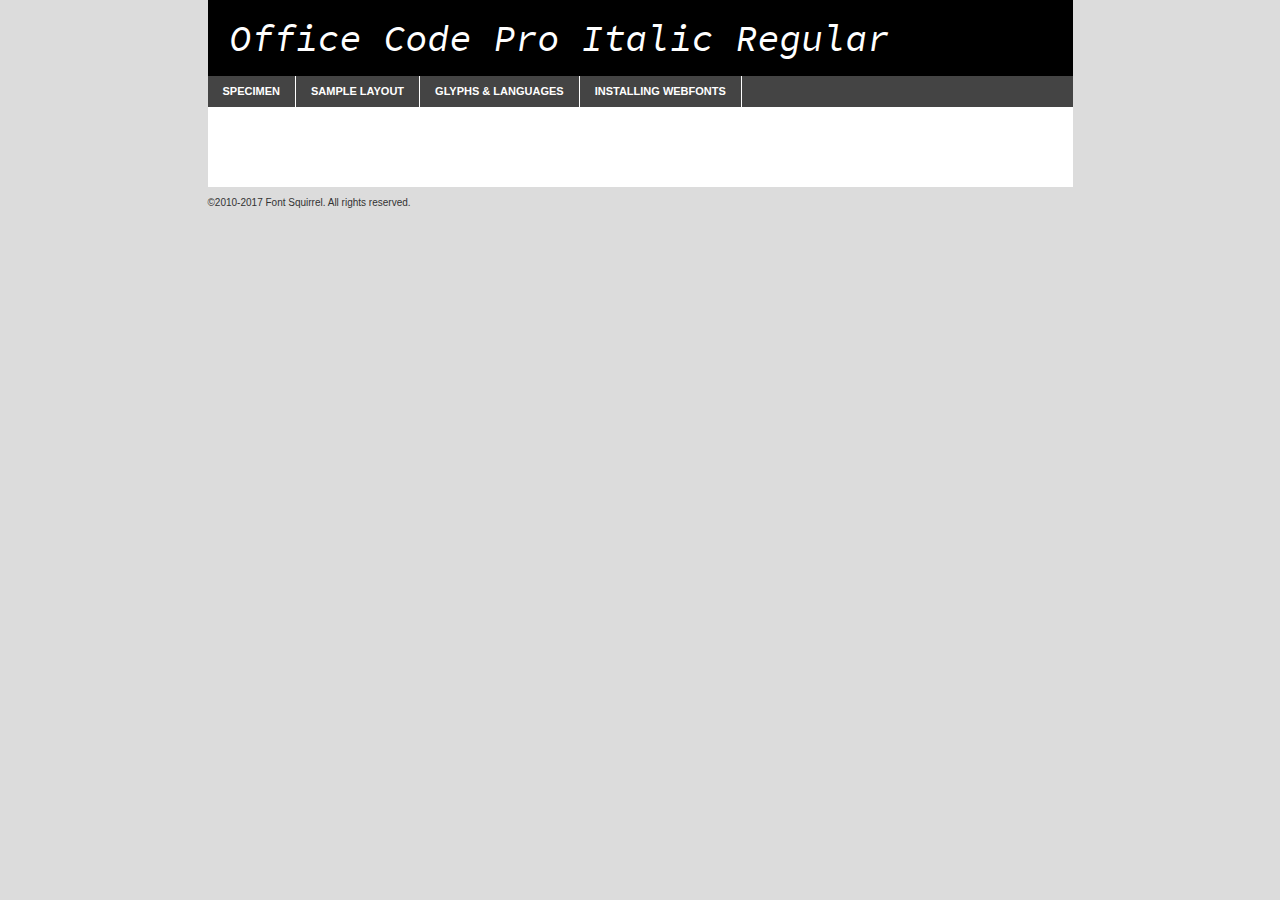
<file: assets/fonts/officecodepro-regularitalic-demo.html>
<!DOCTYPE html PUBLIC "-//W3C//DTD XHTML 1.0 Transitional//EN"
        "http://www.w3.org/TR/xhtml1/DTD/xhtml1-transitional.dtd">

<html xmlns="http://www.w3.org/1999/xhtml" xml:lang="en" lang="en">
<head>
    <meta http-equiv="Content-Type" content="text/html; charset=utf-8"/>
    <script src="http://ajax.googleapis.com/ajax/libs/jquery/1.7.2/jquery.min.js" type="text/javascript" charset="utf-8"></script>
    <script type="text/javascript">
		(function($) {
			$.fn.easyTabs = function(option) {
				var param = jQuery.extend({ fadeSpeed: 'fast', defaultContent: 1, activeClass: 'active' }, option);
				$(this).each(function() {
					var thisId = '#' + this.id;
					if ( param.defaultContent == '' )
					{
						param.defaultContent = 1;
					}
					if ( typeof param.defaultContent == 'number' )
					{
						var defaultTab = $(thisId + ' .tabs li:eq(' + (param.defaultContent - 1) + ') a').attr('href').substr(1);
					}
					else
					{
						var defaultTab = param.defaultContent;
					}
					$(thisId + ' .tabs li a').each(function() {
						var tabToHide = $(this).attr('href').substr(1);
						$('#' + tabToHide).addClass('easytabs-tab-content');
					});
					hideAll();
					changeContent(defaultTab);

					function hideAll() {$(thisId + ' .easytabs-tab-content').hide();}

					function changeContent(tabId)
					{
						hideAll();
						$(thisId + ' .tabs li').removeClass(param.activeClass);
						$(thisId + ' .tabs li a[href=#' + tabId + ']').closest('li').addClass(param.activeClass);
						if ( param.fadeSpeed != 'none' )
						{
							$(thisId + ' #' + tabId).fadeIn(param.fadeSpeed);
						}
						else
						{
							$(thisId + ' #' + tabId).show();
						}
					}

					$(thisId + ' .tabs li').click(function() {
						var tabId = $(this).find('a').attr('href').substr(1);
						changeContent(tabId);
						return false;
					});
				});
			}
		})(jQuery);
    </script>
    <link rel="stylesheet" href="specimen_files/specimen_stylesheet.css" type="text/css" charset="utf-8"/>
    <link rel="stylesheet" href="stylesheet.css" type="text/css" charset="utf-8"/>

    <style type="text/css">
        		body {
			font-family: 'office_code_proregular_italic';
        		}

            </style>

    <title>Office Code Pro Italic Regular Specimen</title>


    <script type="text/javascript" charset="utf-8">
		$(document).ready(function() {
			$('#container').easyTabs({ defaultContent: 1 });
		});
    </script>
</head>

<body>
<div id="container">
    <div id="header">
		Office Code Pro Italic Regular    </div>
    <ul class="tabs">
        <li><a href="#specimen">Specimen</a></li>
        <li><a href="#layout">Sample Layout</a></li>
		        <li><a href="#glyphs">Glyphs &amp; Languages</a></li>
        <li><a href="#installing">Installing Webfonts</a></li>

    </ul>

    <div id="main_content">


        <div id="specimen">

            <div class="section">
                <div class="grid12 firstcol">
                    <div class="huge">AaBb</div>
                </div>
            </div>

            <div class="section">
                <div class="glyph_range">A&#x200B;B&#x200b;C&#x200b;D&#x200b;E&#x200b;F&#x200b;G&#x200b;H&#x200b;I&#x200b;J&#x200b;K&#x200b;L&#x200b;M&#x200b;N&#x200b;O&#x200b;P&#x200b;Q&#x200b;R&#x200b;S&#x200b;T&#x200b;U&#x200b;V&#x200b;W&#x200b;X&#x200b;Y&#x200b;Z&#x200b;a&#x200b;b&#x200b;c&#x200b;d&#x200b;e&#x200b;f&#x200b;g&#x200b;h&#x200b;i&#x200b;j&#x200b;k&#x200b;l&#x200b;m&#x200b;n&#x200b;o&#x200b;p&#x200b;q&#x200b;r&#x200b;s&#x200b;t&#x200b;u&#x200b;v&#x200b;w&#x200b;x&#x200b;y&#x200b;z&#x200b;1&#x200b;2&#x200b;3&#x200b;4&#x200b;5&#x200b;6&#x200b;7&#x200b;8&#x200b;9&#x200b;0&#x200b;&amp;&#x200b;.&#x200b;,&#x200b;?&#x200b;!&#x200b;&#64;&#x200b;(&#x200b;)&#x200b;#&#x200b;$&#x200b;%&#x200b;*&#x200b;+&#x200b;-&#x200b;=&#x200b;:&#x200b;;</div>
            </div>
            <div class="section">
                <div class="grid12 firstcol">
                    <table class="sample_table">
                        <tr>
                            <td>10</td>
                            <td class="size10">abcdefghijklmnopqrstuvwxyzABCDEFGHIJKLMNOPQRSTUVWXYZ0123456789abcdefghijklmnopqrstuvwxyzABCDEFGHIJKLMNOPQRSTUVWXYZ0123456789abcdefghijklmnopqrstuvwxyzABCDEFGHIJKLMNOPQRSTUVWXYZ</td>
                        </tr>
                        <tr>
                            <td>11</td>
                            <td class="size11">abcdefghijklmnopqrstuvwxyzABCDEFGHIJKLMNOPQRSTUVWXYZ0123456789abcdefghijklmnopqrstuvwxyzABCDEFGHIJKLMNOPQRSTUVWXYZ0123456789abcdefghijklmnopqrstuvwxyzABCDEFGHIJKLMNOPQRSTUVWXYZ</td>
                        </tr>
                        <tr>
                            <td>12</td>
                            <td class="size12">abcdefghijklmnopqrstuvwxyzABCDEFGHIJKLMNOPQRSTUVWXYZ0123456789abcdefghijklmnopqrstuvwxyzABCDEFGHIJKLMNOPQRSTUVWXYZ0123456789abcdefghijklmnopqrstuvwxyzABCDEFGHIJKLMNOPQRSTUVWXYZ</td>
                        </tr>
                        <tr>
                            <td>13</td>
                            <td class="size13">abcdefghijklmnopqrstuvwxyzABCDEFGHIJKLMNOPQRSTUVWXYZ0123456789abcdefghijklmnopqrstuvwxyzABCDEFGHIJKLMNOPQRSTUVWXYZ0123456789abcdefghijklmnopqrstuvwxyzABCDEFGHIJKLMNOPQRSTUVWXYZ</td>
                        </tr>
                        <tr>
                            <td>14</td>
                            <td class="size14">abcdefghijklmnopqrstuvwxyzABCDEFGHIJKLMNOPQRSTUVWXYZ0123456789abcdefghijklmnopqrstuvwxyzABCDEFGHIJKLMNOPQRSTUVWXYZ0123456789abcdefghijklmnopqrstuvwxyzABCDEFGHIJKLMNOPQRSTUVWXYZ</td>
                        </tr>
                        <tr>
                            <td>16</td>
                            <td class="size16">abcdefghijklmnopqrstuvwxyzABCDEFGHIJKLMNOPQRSTUVWXYZ0123456789abcdefghijklmnopqrstuvwxyzABCDEFGHIJKLMNOPQRSTUVWXYZ</td>
                        </tr>
                        <tr>
                            <td>18</td>
                            <td class="size18">abcdefghijklmnopqrstuvwxyzABCDEFGHIJKLMNOPQRSTUVWXYZ0123456789abcdefghijklmnopqrstuvwxyzABCDEFGHIJKLMNOPQRSTUVWXYZ</td>
                        </tr>
                        <tr>
                            <td>20</td>
                            <td class="size20">abcdefghijklmnopqrstuvwxyzABCDEFGHIJKLMNOPQRSTUVWXYZ0123456789abcdefghijklmnopqrstuvwxyzABCDEFGHIJKLMNOPQRSTUVWXYZ</td>
                        </tr>
                        <tr>
                            <td>24</td>
                            <td class="size24">abcdefghijklmnopqrstuvwxyzABCDEFGHIJKLMNOPQRSTUVWXYZ0123456789abcdefghijklmnopqrstuvwxyzABCDEFGHIJKLMNOPQRSTUVWXYZ</td>
                        </tr>
                        <tr>
                            <td>30</td>
                            <td class="size30">abcdefghijklmnopqrstuvwxyzABCDEFGHIJKLMNOPQRSTUVWXYZ0123456789abcdefghijklmnopqrstuvwxyzABCDEFGHIJKLMNOPQRSTUVWXYZ</td>
                        </tr>
                        <tr>
                            <td>36</td>
                            <td class="size36">abcdefghijklmnopqrstuvwxyzABCDEFGHIJKLMNOPQRSTUVWXYZ0123456789abcdefghijklmnopqrstuvwxyzABCDEFGHIJKLMNOPQRSTUVWXYZ</td>
                        </tr>
                        <tr>
                            <td>48</td>
                            <td class="size48">abcdefghijklmnopqrstuvwxyzABCDEFGHIJKLMNOPQRSTUVWXYZ0123456789abcdefghijklmnopqrstuvwxyzABCDEFGHIJKLMNOPQRSTUVWXYZ</td>
                        </tr>
                        <tr>
                            <td>60</td>
                            <td class="size60">abcdefghijklmnopqrstuvwxyzABCDEFGHIJKLMNOPQRSTUVWXYZ0123456789abcdefghijklmnopqrstuvwxyzABCDEFGHIJKLMNOPQRSTUVWXYZ</td>
                        </tr>
                        <tr>
                            <td>72</td>
                            <td class="size72">abcdefghijklmnopqrstuvwxyzABCDEFGHIJKLMNOPQRSTUVWXYZ0123456789abcdefghijklmnopqrstuvwxyzABCDEFGHIJKLMNOPQRSTUVWXYZ</td>
                        </tr>
                        <tr>
                            <td>90</td>
                            <td class="size90">abcdefghijklmnopqrstuvwxyzABCDEFGHIJKLMNOPQRSTUVWXYZ0123456789abcdefghijklmnopqrstuvwxyzABCDEFGHIJKLMNOPQRSTUVWXYZ</td>
                        </tr>
                    </table>

                </div>

            </div>


            <div class="section" id="bodycomparison">


                <div id="xheight">
                    <div class="fontbody">&#x25FC;&#x25FC;&#x25FC;&#x25FC;&#x25FC;&#x25FC;&#x25FC;&#x25FC;&#x25FC;&#x25FC;&#x25FC;&#x25FC;&#x25FC;&#x25FC;&#x25FC;&#x25FC;&#x25FC;&#x25FC;&#x25FC;&#x25FC;&#x25FC;&#x25FC;&#x25FC;&#x25FC;&#x25FC;&#x25FC;&#x25FC;&#x25FC;&#x25FC;&#x25FC;&#x25FC;&#x25FC;&#x25FC;&#x25FC;&#x25FC;&#x25FC;&#x25FC;&#x25FC;&#x25FC;&#x25FC;&#x25FC;&#x25FC;&#x25FC;&#x25FC;&#x25FC;&#x25FC;&#x25FC;&#x25FC;&#x25FC;&#x25FC;&#x25FC;&#x25FC;&#x25FC;&#x25FC;&#x25FC;&#x25FC;&#x25FC;&#x25FC;&#x25FC;&#x25FC;&#x25FC;&#x25FC;&#x25FC;&#x25FC;&#x25FC;&#x25FC;&#x25FC;&#x25FC;&#x25FC;&#x25FC;&#x25FC;&#x25FC;&#x25FC;&#x25FC;&#x25FC;&#x25FC;&#x25FC;&#x25FC;&#x25FC;&#x25FC;&#x25FC;&#x25FC;&#x25FC;&#x25FC;&#x25FC;&#x25FC;&#x25FC;&#x25FC;&#x25FC;&#x25FC;&#x25FC;&#x25FC;&#x25FC;&#x25FC;&#x25FC;&#x25FC;&#x25FC;&#x25FC;&#x25FC;body</div>
                    <div class="arialbody">body</div>
                    <div class="verdanabody">body</div>
                    <div class="georgiabody">body</div>
                </div>
                <div class="fontbody" style="z-index:1">
                    body<span>Office Code Pro Italic Regular</span>
                </div>
                <div class="arialbody" style="z-index:1">
                    body<span>Arial</span>
                </div>
                <div class="verdanabody" style="z-index:1">
                    body<span>Verdana</span>
                </div>
                <div class="georgiabody" style="z-index:1">
                    body<span>Georgia</span>
                </div>


            </div>


            <div class="section psample psample_row1" id="">

                <div class="grid2 firstcol">
                    <p class="size10"><span>10.</span>Aenean lacinia bibendum nulla sed consectetur. Fusce dapibus, tellus ac cursus commodo, tortor mauris condimentum nibh, ut fermentum massa justo sit amet risus. Nullam id dolor id nibh ultricies vehicula ut id elit. Cum sociis natoque penatibus et magnis dis parturient montes, nascetur ridiculus mus. Nulla vitae elit libero, a pharetra augue.</p>

                </div>
                <div class="grid3">
                    <p class="size11"><span>11.</span>Aenean lacinia bibendum nulla sed consectetur. Fusce dapibus, tellus ac cursus commodo, tortor mauris condimentum nibh, ut fermentum massa justo sit amet risus. Nullam id dolor id nibh ultricies vehicula ut id elit. Cum sociis natoque penatibus et magnis dis parturient montes, nascetur ridiculus mus. Nulla vitae elit libero, a pharetra augue.</p>

                </div>
                <div class="grid3">
                    <p class="size12"><span>12.</span>Aenean lacinia bibendum nulla sed consectetur. Fusce dapibus, tellus ac cursus commodo, tortor mauris condimentum nibh, ut fermentum massa justo sit amet risus. Nullam id dolor id nibh ultricies vehicula ut id elit. Cum sociis natoque penatibus et magnis dis parturient montes, nascetur ridiculus mus. Nulla vitae elit libero, a pharetra augue.</p>

                </div>
                <div class="grid4">
                    <p class="size13"><span>13.</span>Aenean lacinia bibendum nulla sed consectetur. Fusce dapibus, tellus ac cursus commodo, tortor mauris condimentum nibh, ut fermentum massa justo sit amet risus. Nullam id dolor id nibh ultricies vehicula ut id elit. Cum sociis natoque penatibus et magnis dis parturient montes, nascetur ridiculus mus. Nulla vitae elit libero, a pharetra augue.</p>

                </div>
                <div class="white_blend"></div>

            </div>
            <div class="section psample psample_row2" id="">
                <div class="grid3 firstcol">
                    <p class="size14"><span>14.</span>Aenean lacinia bibendum nulla sed consectetur. Fusce dapibus, tellus ac cursus commodo, tortor mauris condimentum nibh, ut fermentum massa justo sit amet risus. Nullam id dolor id nibh ultricies vehicula ut id elit. Cum sociis natoque penatibus et magnis dis parturient montes, nascetur ridiculus mus. Nulla vitae elit libero, a pharetra augue.</p>

                </div>
                <div class="grid4">
                    <p class="size16"><span>16.</span>Aenean lacinia bibendum nulla sed consectetur. Fusce dapibus, tellus ac cursus commodo, tortor mauris condimentum nibh, ut fermentum massa justo sit amet risus. Nullam id dolor id nibh ultricies vehicula ut id elit. Cum sociis natoque penatibus et magnis dis parturient montes, nascetur ridiculus mus. Nulla vitae elit libero, a pharetra augue.</p>

                </div>
                <div class="grid5">
                    <p class="size18"><span>18.</span>Aenean lacinia bibendum nulla sed consectetur. Fusce dapibus, tellus ac cursus commodo, tortor mauris condimentum nibh, ut fermentum massa justo sit amet risus. Nullam id dolor id nibh ultricies vehicula ut id elit. Cum sociis natoque penatibus et magnis dis parturient montes, nascetur ridiculus mus. Nulla vitae elit libero, a pharetra augue.</p>

                </div>

                <div class="white_blend"></div>

            </div>

            <div class="section psample psample_row3" id="">
                <div class="grid5 firstcol">
                    <p class="size20"><span>20.</span>Aenean lacinia bibendum nulla sed consectetur. Fusce dapibus, tellus ac cursus commodo, tortor mauris condimentum nibh, ut fermentum massa justo sit amet risus. Nullam id dolor id nibh ultricies vehicula ut id elit. Cum sociis natoque penatibus et magnis dis parturient montes, nascetur ridiculus mus. Nulla vitae elit libero, a pharetra augue.</p>
                </div>
                <div class="grid7">
                    <p class="size24"><span>24.</span>Aenean lacinia bibendum nulla sed consectetur. Fusce dapibus, tellus ac cursus commodo, tortor mauris condimentum nibh, ut fermentum massa justo sit amet risus. Nullam id dolor id nibh ultricies vehicula ut id elit. Cum sociis natoque penatibus et magnis dis parturient montes, nascetur ridiculus mus. Nulla vitae elit libero, a pharetra augue.</p>
                </div>

                <div class="white_blend"></div>

            </div>

            <div class="section psample psample_row4" id="">
                <div class="grid12 firstcol">
                    <p class="size30"><span>30.</span>Aenean lacinia bibendum nulla sed consectetur. Fusce dapibus, tellus ac cursus commodo, tortor mauris condimentum nibh, ut fermentum massa justo sit amet risus. Nullam id dolor id nibh ultricies vehicula ut id elit. Cum sociis natoque penatibus et magnis dis parturient montes, nascetur ridiculus mus. Nulla vitae elit libero, a pharetra augue.</p>
                </div>
                <div class="white_blend"></div>

            </div>


            <div class="section psample psample_row1 fullreverse">
                <div class="grid2 firstcol">
                    <p class="size10"><span>10.</span>Aenean lacinia bibendum nulla sed consectetur. Fusce dapibus, tellus ac cursus commodo, tortor mauris condimentum nibh, ut fermentum massa justo sit amet risus. Nullam id dolor id nibh ultricies vehicula ut id elit. Cum sociis natoque penatibus et magnis dis parturient montes, nascetur ridiculus mus. Nulla vitae elit libero, a pharetra augue.</p>

                </div>
                <div class="grid3">
                    <p class="size11"><span>11.</span>Aenean lacinia bibendum nulla sed consectetur. Fusce dapibus, tellus ac cursus commodo, tortor mauris condimentum nibh, ut fermentum massa justo sit amet risus. Nullam id dolor id nibh ultricies vehicula ut id elit. Cum sociis natoque penatibus et magnis dis parturient montes, nascetur ridiculus mus. Nulla vitae elit libero, a pharetra augue.</p>

                </div>
                <div class="grid3">
                    <p class="size12"><span>12.</span>Aenean lacinia bibendum nulla sed consectetur. Fusce dapibus, tellus ac cursus commodo, tortor mauris condimentum nibh, ut fermentum massa justo sit amet risus. Nullam id dolor id nibh ultricies vehicula ut id elit. Cum sociis natoque penatibus et magnis dis parturient montes, nascetur ridiculus mus. Nulla vitae elit libero, a pharetra augue.</p>

                </div>
                <div class="grid4">
                    <p class="size13"><span>13.</span>Aenean lacinia bibendum nulla sed consectetur. Fusce dapibus, tellus ac cursus commodo, tortor mauris condimentum nibh, ut fermentum massa justo sit amet risus. Nullam id dolor id nibh ultricies vehicula ut id elit. Cum sociis natoque penatibus et magnis dis parturient montes, nascetur ridiculus mus. Nulla vitae elit libero, a pharetra augue.</p>

                </div>
                <div class="black_blend"></div>

            </div>

            <div class="section psample psample_row2 fullreverse">
                <div class="grid3 firstcol">
                    <p class="size14"><span>14.</span>Aenean lacinia bibendum nulla sed consectetur. Fusce dapibus, tellus ac cursus commodo, tortor mauris condimentum nibh, ut fermentum massa justo sit amet risus. Nullam id dolor id nibh ultricies vehicula ut id elit. Cum sociis natoque penatibus et magnis dis parturient montes, nascetur ridiculus mus. Nulla vitae elit libero, a pharetra augue.</p>

                </div>
                <div class="grid4">
                    <p class="size16"><span>16.</span>Aenean lacinia bibendum nulla sed consectetur. Fusce dapibus, tellus ac cursus commodo, tortor mauris condimentum nibh, ut fermentum massa justo sit amet risus. Nullam id dolor id nibh ultricies vehicula ut id elit. Cum sociis natoque penatibus et magnis dis parturient montes, nascetur ridiculus mus. Nulla vitae elit libero, a pharetra augue.</p>

                </div>
                <div class="grid5">
                    <p class="size18"><span>18.</span>Aenean lacinia bibendum nulla sed consectetur. Fusce dapibus, tellus ac cursus commodo, tortor mauris condimentum nibh, ut fermentum massa justo sit amet risus. Nullam id dolor id nibh ultricies vehicula ut id elit. Cum sociis natoque penatibus et magnis dis parturient montes, nascetur ridiculus mus. Nulla vitae elit libero, a pharetra augue.</p>

                </div>
                <div class="black_blend"></div>

            </div>

            <div class="section psample fullreverse psample_row3" id="">
                <div class="grid5 firstcol">
                    <p class="size20"><span>20.</span>Aenean lacinia bibendum nulla sed consectetur. Fusce dapibus, tellus ac cursus commodo, tortor mauris condimentum nibh, ut fermentum massa justo sit amet risus. Nullam id dolor id nibh ultricies vehicula ut id elit. Cum sociis natoque penatibus et magnis dis parturient montes, nascetur ridiculus mus. Nulla vitae elit libero, a pharetra augue.</p>
                </div>
                <div class="grid7">
                    <p class="size24"><span>24.</span>Aenean lacinia bibendum nulla sed consectetur. Fusce dapibus, tellus ac cursus commodo, tortor mauris condimentum nibh, ut fermentum massa justo sit amet risus. Nullam id dolor id nibh ultricies vehicula ut id elit. Cum sociis natoque penatibus et magnis dis parturient montes, nascetur ridiculus mus. Nulla vitae elit libero, a pharetra augue.</p>
                </div>

                <div class="black_blend"></div>

            </div>

            <div class="section psample fullreverse psample_row4" id="" style="border-bottom: 20px #000 solid;">
                <div class="grid12 firstcol">
                    <p class="size30"><span>30.</span>Aenean lacinia bibendum nulla sed consectetur. Fusce dapibus, tellus ac cursus commodo, tortor mauris condimentum nibh, ut fermentum massa justo sit amet risus. Nullam id dolor id nibh ultricies vehicula ut id elit. Cum sociis natoque penatibus et magnis dis parturient montes, nascetur ridiculus mus. Nulla vitae elit libero, a pharetra augue.</p>
                </div>
                <div class="black_blend"></div>

            </div>


        </div>

        <div id="layout">

            <div class="section">

                <div class="grid12 firstcol">
                    <h1>Lorem Ipsum Dolor</h1>
                    <h2>Etiam porta sem malesuada magna mollis euismod</h2>

                    <p class="byline">By <a href="#link">Aenean Lacinia</a></p>
                </div>
            </div>
            <div class="section">
                <div class="grid8 firstcol">
                    <p class="large">Donec sed odio dui. Morbi leo risus, porta ac consectetur ac, vestibulum at eros. Fusce dapibus, tellus ac cursus commodo, tortor mauris condimentum nibh, ut fermentum massa justo sit amet risus. </p>


                    <h3>Pellentesque ornare sem</h3>

                    <p>Maecenas sed diam eget risus varius blandit sit amet non magna. Maecenas faucibus mollis interdum. Donec ullamcorper nulla non metus auctor fringilla. Nullam id dolor id nibh ultricies vehicula ut id elit. Nullam id dolor id nibh ultricies vehicula ut id elit. </p>

                    <p>Aenean eu leo quam. Pellentesque ornare sem lacinia quam venenatis vestibulum. Lorem ipsum dolor sit amet, consectetur adipiscing elit. Cum sociis natoque penatibus et magnis dis parturient montes, nascetur ridiculus mus. </p>

                    <p>Nulla vitae elit libero, a pharetra augue. Praesent commodo cursus magna, vel scelerisque nisl consectetur et. Aenean lacinia bibendum nulla sed consectetur. </p>

                    <p>Nullam quis risus eget urna mollis ornare vel eu leo. Nullam quis risus eget urna mollis ornare vel eu leo. Maecenas sed diam eget risus varius blandit sit amet non magna. Donec ullamcorper nulla non metus auctor fringilla. </p>

                    <h3>Cras mattis consectetur</h3>

                    <p>Aenean eu leo quam. Pellentesque ornare sem lacinia quam venenatis vestibulum. Aenean lacinia bibendum nulla sed consectetur. Integer posuere erat a ante venenatis dapibus posuere velit aliquet. Cras mattis consectetur purus sit amet fermentum. </p>

                    <p>Nullam id dolor id nibh ultricies vehicula ut id elit. Nullam quis risus eget urna mollis ornare vel eu leo. Cras mattis consectetur purus sit amet fermentum.</p>
                </div>

                <div class="grid4 sidebar">

                    <div class="box reverse">
                        <p class="last">Nullam quis risus eget urna mollis ornare vel eu leo. Donec ullamcorper nulla non metus auctor fringilla. Cras mattis consectetur purus sit amet fermentum. Sed posuere consectetur est at lobortis. Lorem ipsum dolor sit amet, consectetur adipiscing elit. </p>
                    </div>

                    <p class="caption">Maecenas sed diam eget risus varius.</p>

                    <p>Vestibulum id ligula porta felis euismod semper. Integer posuere erat a ante venenatis dapibus posuere velit aliquet. Vestibulum id ligula porta felis euismod semper. Sed posuere consectetur est at lobortis. Maecenas sed diam eget risus varius blandit sit amet non magna. Fusce dapibus, tellus ac cursus commodo, tortor mauris condimentum nibh, ut fermentum massa justo sit amet risus. </p>


                    <p>Duis mollis, est non commodo luctus, nisi erat porttitor ligula, eget lacinia odio sem nec elit. Aenean lacinia bibendum nulla sed consectetur. Vivamus sagittis lacus vel augue laoreet rutrum faucibus dolor auctor. Aenean lacinia bibendum nulla sed consectetur. Nullam quis risus eget urna mollis ornare vel eu leo. </p>

                    <p>Praesent commodo cursus magna, vel scelerisque nisl consectetur et. Donec ullamcorper nulla non metus auctor fringilla. Maecenas faucibus mollis interdum. Fusce dapibus, tellus ac cursus commodo, tortor mauris condimentum nibh, ut fermentum massa justo sit amet risus. </p>

                </div>
            </div>

        </div>


		

        <div id="glyphs">
            <div class="section">
                <div class="grid12 firstcol">

                    <h1>Language Support</h1>
                    <p>The subset of Office Code Pro Italic Regular in this kit supports the following languages:<br/>

						Albanian, Basque, Breton, Chamorro, Danish, Dutch, English, Faroese, Finnish, French, Frisian, Galician, German, Icelandic, Italian, Malagasy, Norwegian, Portuguese, Spanish, Alsatian, Aragonese, Arapaho, Arrernte, Asturian, Aymara, Bislama, Cebuano, Corsican, Fijian, French_creole, Genoese, Gilbertese, Greenlandic, Haitian_creole, Hiligaynon, Hmong, Hopi, Ibanag, Iloko_ilokano, Indonesian, Interglossa_glosa, Interlingua, Irish_gaelic, Jerriais, Lojban, Lombard, Luxembourgeois, Manx, Mohawk, Norfolk_pitcairnese, Occitan, Oromo, Pangasinan, Papiamento, Piedmontese, Potawatomi, Rhaeto-romance, Romansh, Rotokas, Sami_lule, Samoan, Sardinian, Scots_gaelic, Seychelles_creole, Shona, Sicilian, Somali, Southern_ndebele, Swahili, Swati_swazi, Tagalog_filipino_pilipino, Tetum, Tok_pisin, Uyghur_latinized, Volapuk, Walloon, Warlpiri, Xhosa, Yapese, Zulu, Latinbasic, Ubasic, Demo                    </p>
                    <h1>Glyph Chart</h1>
                    <p>The subset of Office Code Pro Italic Regular in this kit includes all the glyphs listed below. Unicode entities are included above each glyph to help you insert individual characters into your layout.</p>
                    <div id="glyph_chart">

																				                                <div><p>&amp;#32;</p>&#32;</div>
																				                                <div><p>&amp;#33;</p>&#33;</div>
																				                                <div><p>&amp;#34;</p>&#34;</div>
																				                                <div><p>&amp;#35;</p>&#35;</div>
																				                                <div><p>&amp;#36;</p>&#36;</div>
																				                                <div><p>&amp;#37;</p>&#37;</div>
																				                                <div><p>&amp;#38;</p>&#38;</div>
																				                                <div><p>&amp;#39;</p>&#39;</div>
																				                                <div><p>&amp;#40;</p>&#40;</div>
																				                                <div><p>&amp;#41;</p>&#41;</div>
																				                                <div><p>&amp;#42;</p>&#42;</div>
																				                                <div><p>&amp;#43;</p>&#43;</div>
																				                                <div><p>&amp;#44;</p>&#44;</div>
																				                                <div><p>&amp;#45;</p>&#45;</div>
																				                                <div><p>&amp;#46;</p>&#46;</div>
																				                                <div><p>&amp;#47;</p>&#47;</div>
																				                                <div><p>&amp;#48;</p>&#48;</div>
																				                                <div><p>&amp;#49;</p>&#49;</div>
																				                                <div><p>&amp;#50;</p>&#50;</div>
																				                                <div><p>&amp;#51;</p>&#51;</div>
																				                                <div><p>&amp;#52;</p>&#52;</div>
																				                                <div><p>&amp;#53;</p>&#53;</div>
																				                                <div><p>&amp;#54;</p>&#54;</div>
																				                                <div><p>&amp;#55;</p>&#55;</div>
																				                                <div><p>&amp;#56;</p>&#56;</div>
																				                                <div><p>&amp;#57;</p>&#57;</div>
																				                                <div><p>&amp;#58;</p>&#58;</div>
																				                                <div><p>&amp;#59;</p>&#59;</div>
																				                                <div><p>&amp;#60;</p>&#60;</div>
																				                                <div><p>&amp;#61;</p>&#61;</div>
																				                                <div><p>&amp;#62;</p>&#62;</div>
																				                                <div><p>&amp;#63;</p>&#63;</div>
																				                                <div><p>&amp;#64;</p>&#64;</div>
																				                                <div><p>&amp;#65;</p>&#65;</div>
																				                                <div><p>&amp;#66;</p>&#66;</div>
																				                                <div><p>&amp;#67;</p>&#67;</div>
																				                                <div><p>&amp;#68;</p>&#68;</div>
																				                                <div><p>&amp;#69;</p>&#69;</div>
																				                                <div><p>&amp;#70;</p>&#70;</div>
																				                                <div><p>&amp;#71;</p>&#71;</div>
																				                                <div><p>&amp;#72;</p>&#72;</div>
																				                                <div><p>&amp;#73;</p>&#73;</div>
																				                                <div><p>&amp;#74;</p>&#74;</div>
																				                                <div><p>&amp;#75;</p>&#75;</div>
																				                                <div><p>&amp;#76;</p>&#76;</div>
																				                                <div><p>&amp;#77;</p>&#77;</div>
																				                                <div><p>&amp;#78;</p>&#78;</div>
																				                                <div><p>&amp;#79;</p>&#79;</div>
																				                                <div><p>&amp;#80;</p>&#80;</div>
																				                                <div><p>&amp;#81;</p>&#81;</div>
																				                                <div><p>&amp;#82;</p>&#82;</div>
																				                                <div><p>&amp;#83;</p>&#83;</div>
																				                                <div><p>&amp;#84;</p>&#84;</div>
																				                                <div><p>&amp;#85;</p>&#85;</div>
																				                                <div><p>&amp;#86;</p>&#86;</div>
																				                                <div><p>&amp;#87;</p>&#87;</div>
																				                                <div><p>&amp;#88;</p>&#88;</div>
																				                                <div><p>&amp;#89;</p>&#89;</div>
																				                                <div><p>&amp;#90;</p>&#90;</div>
																				                                <div><p>&amp;#91;</p>&#91;</div>
																				                                <div><p>&amp;#92;</p>&#92;</div>
																				                                <div><p>&amp;#93;</p>&#93;</div>
																				                                <div><p>&amp;#94;</p>&#94;</div>
																				                                <div><p>&amp;#95;</p>&#95;</div>
																				                                <div><p>&amp;#96;</p>&#96;</div>
																				                                <div><p>&amp;#97;</p>&#97;</div>
																				                                <div><p>&amp;#98;</p>&#98;</div>
																				                                <div><p>&amp;#99;</p>&#99;</div>
																				                                <div><p>&amp;#100;</p>&#100;</div>
																				                                <div><p>&amp;#101;</p>&#101;</div>
																				                                <div><p>&amp;#102;</p>&#102;</div>
																				                                <div><p>&amp;#103;</p>&#103;</div>
																				                                <div><p>&amp;#104;</p>&#104;</div>
																				                                <div><p>&amp;#105;</p>&#105;</div>
																				                                <div><p>&amp;#106;</p>&#106;</div>
																				                                <div><p>&amp;#107;</p>&#107;</div>
																				                                <div><p>&amp;#108;</p>&#108;</div>
																				                                <div><p>&amp;#109;</p>&#109;</div>
																				                                <div><p>&amp;#110;</p>&#110;</div>
																				                                <div><p>&amp;#111;</p>&#111;</div>
																				                                <div><p>&amp;#112;</p>&#112;</div>
																				                                <div><p>&amp;#113;</p>&#113;</div>
																				                                <div><p>&amp;#114;</p>&#114;</div>
																				                                <div><p>&amp;#115;</p>&#115;</div>
																				                                <div><p>&amp;#116;</p>&#116;</div>
																				                                <div><p>&amp;#117;</p>&#117;</div>
																				                                <div><p>&amp;#118;</p>&#118;</div>
																				                                <div><p>&amp;#119;</p>&#119;</div>
																				                                <div><p>&amp;#120;</p>&#120;</div>
																				                                <div><p>&amp;#121;</p>&#121;</div>
																				                                <div><p>&amp;#122;</p>&#122;</div>
																				                                <div><p>&amp;#123;</p>&#123;</div>
																				                                <div><p>&amp;#124;</p>&#124;</div>
																				                                <div><p>&amp;#125;</p>&#125;</div>
																				                                <div><p>&amp;#126;</p>&#126;</div>
																				                                <div><p>&amp;#160;</p>&#160;</div>
																				                                <div><p>&amp;#161;</p>&#161;</div>
																				                                <div><p>&amp;#162;</p>&#162;</div>
																				                                <div><p>&amp;#163;</p>&#163;</div>
																				                                <div><p>&amp;#164;</p>&#164;</div>
																				                                <div><p>&amp;#165;</p>&#165;</div>
																				                                <div><p>&amp;#166;</p>&#166;</div>
																				                                <div><p>&amp;#167;</p>&#167;</div>
																				                                <div><p>&amp;#168;</p>&#168;</div>
																				                                <div><p>&amp;#169;</p>&#169;</div>
																				                                <div><p>&amp;#170;</p>&#170;</div>
																				                                <div><p>&amp;#171;</p>&#171;</div>
																				                                <div><p>&amp;#172;</p>&#172;</div>
																				                                <div><p>&amp;#173;</p>&#173;</div>
																				                                <div><p>&amp;#174;</p>&#174;</div>
																				                                <div><p>&amp;#175;</p>&#175;</div>
																				                                <div><p>&amp;#176;</p>&#176;</div>
																				                                <div><p>&amp;#177;</p>&#177;</div>
																				                                <div><p>&amp;#180;</p>&#180;</div>
																				                                <div><p>&amp;#181;</p>&#181;</div>
																				                                <div><p>&amp;#182;</p>&#182;</div>
																				                                <div><p>&amp;#183;</p>&#183;</div>
																				                                <div><p>&amp;#184;</p>&#184;</div>
																				                                <div><p>&amp;#186;</p>&#186;</div>
																				                                <div><p>&amp;#187;</p>&#187;</div>
																				                                <div><p>&amp;#188;</p>&#188;</div>
																				                                <div><p>&amp;#189;</p>&#189;</div>
																				                                <div><p>&amp;#190;</p>&#190;</div>
																				                                <div><p>&amp;#191;</p>&#191;</div>
																				                                <div><p>&amp;#192;</p>&#192;</div>
																				                                <div><p>&amp;#193;</p>&#193;</div>
																				                                <div><p>&amp;#194;</p>&#194;</div>
																				                                <div><p>&amp;#195;</p>&#195;</div>
																				                                <div><p>&amp;#196;</p>&#196;</div>
																				                                <div><p>&amp;#197;</p>&#197;</div>
																				                                <div><p>&amp;#198;</p>&#198;</div>
																				                                <div><p>&amp;#199;</p>&#199;</div>
																				                                <div><p>&amp;#200;</p>&#200;</div>
																				                                <div><p>&amp;#201;</p>&#201;</div>
																				                                <div><p>&amp;#202;</p>&#202;</div>
																				                                <div><p>&amp;#203;</p>&#203;</div>
																				                                <div><p>&amp;#204;</p>&#204;</div>
																				                                <div><p>&amp;#205;</p>&#205;</div>
																				                                <div><p>&amp;#206;</p>&#206;</div>
																				                                <div><p>&amp;#207;</p>&#207;</div>
																				                                <div><p>&amp;#208;</p>&#208;</div>
																				                                <div><p>&amp;#209;</p>&#209;</div>
																				                                <div><p>&amp;#210;</p>&#210;</div>
																				                                <div><p>&amp;#211;</p>&#211;</div>
																				                                <div><p>&amp;#212;</p>&#212;</div>
																				                                <div><p>&amp;#213;</p>&#213;</div>
																				                                <div><p>&amp;#214;</p>&#214;</div>
																				                                <div><p>&amp;#215;</p>&#215;</div>
																				                                <div><p>&amp;#216;</p>&#216;</div>
																				                                <div><p>&amp;#217;</p>&#217;</div>
																				                                <div><p>&amp;#218;</p>&#218;</div>
																				                                <div><p>&amp;#219;</p>&#219;</div>
																				                                <div><p>&amp;#220;</p>&#220;</div>
																				                                <div><p>&amp;#221;</p>&#221;</div>
																				                                <div><p>&amp;#222;</p>&#222;</div>
																				                                <div><p>&amp;#223;</p>&#223;</div>
																				                                <div><p>&amp;#224;</p>&#224;</div>
																				                                <div><p>&amp;#225;</p>&#225;</div>
																				                                <div><p>&amp;#226;</p>&#226;</div>
																				                                <div><p>&amp;#227;</p>&#227;</div>
																				                                <div><p>&amp;#228;</p>&#228;</div>
																				                                <div><p>&amp;#229;</p>&#229;</div>
																				                                <div><p>&amp;#230;</p>&#230;</div>
																				                                <div><p>&amp;#231;</p>&#231;</div>
																				                                <div><p>&amp;#232;</p>&#232;</div>
																				                                <div><p>&amp;#233;</p>&#233;</div>
																				                                <div><p>&amp;#234;</p>&#234;</div>
																				                                <div><p>&amp;#235;</p>&#235;</div>
																				                                <div><p>&amp;#236;</p>&#236;</div>
																				                                <div><p>&amp;#237;</p>&#237;</div>
																				                                <div><p>&amp;#238;</p>&#238;</div>
																				                                <div><p>&amp;#239;</p>&#239;</div>
																				                                <div><p>&amp;#240;</p>&#240;</div>
																				                                <div><p>&amp;#241;</p>&#241;</div>
																				                                <div><p>&amp;#242;</p>&#242;</div>
																				                                <div><p>&amp;#243;</p>&#243;</div>
																				                                <div><p>&amp;#244;</p>&#244;</div>
																				                                <div><p>&amp;#245;</p>&#245;</div>
																				                                <div><p>&amp;#246;</p>&#246;</div>
																				                                <div><p>&amp;#247;</p>&#247;</div>
																				                                <div><p>&amp;#248;</p>&#248;</div>
																				                                <div><p>&amp;#249;</p>&#249;</div>
																				                                <div><p>&amp;#250;</p>&#250;</div>
																				                                <div><p>&amp;#251;</p>&#251;</div>
																				                                <div><p>&amp;#252;</p>&#252;</div>
																				                                <div><p>&amp;#253;</p>&#253;</div>
																				                                <div><p>&amp;#254;</p>&#254;</div>
																				                                <div><p>&amp;#255;</p>&#255;</div>
																				                                <div><p>&amp;#338;</p>&#338;</div>
																				                                <div><p>&amp;#339;</p>&#339;</div>
																				                                <div><p>&amp;#376;</p>&#376;</div>
																				                                <div><p>&amp;#710;</p>&#710;</div>
																				                                <div><p>&amp;#732;</p>&#732;</div>
																				                                <div><p>&amp;#8192;</p>&#8192;</div>
																				                                <div><p>&amp;#8193;</p>&#8193;</div>
																				                                <div><p>&amp;#8194;</p>&#8194;</div>
																				                                <div><p>&amp;#8195;</p>&#8195;</div>
																				                                <div><p>&amp;#8196;</p>&#8196;</div>
																				                                <div><p>&amp;#8197;</p>&#8197;</div>
																				                                <div><p>&amp;#8198;</p>&#8198;</div>
																				                                <div><p>&amp;#8199;</p>&#8199;</div>
																				                                <div><p>&amp;#8200;</p>&#8200;</div>
																				                                <div><p>&amp;#8201;</p>&#8201;</div>
																				                                <div><p>&amp;#8202;</p>&#8202;</div>
																				                                <div><p>&amp;#8208;</p>&#8208;</div>
																				                                <div><p>&amp;#8209;</p>&#8209;</div>
																				                                <div><p>&amp;#8210;</p>&#8210;</div>
																				                                <div><p>&amp;#8211;</p>&#8211;</div>
																				                                <div><p>&amp;#8212;</p>&#8212;</div>
																				                                <div><p>&amp;#8216;</p>&#8216;</div>
																				                                <div><p>&amp;#8217;</p>&#8217;</div>
																				                                <div><p>&amp;#8218;</p>&#8218;</div>
																				                                <div><p>&amp;#8220;</p>&#8220;</div>
																				                                <div><p>&amp;#8221;</p>&#8221;</div>
																				                                <div><p>&amp;#8222;</p>&#8222;</div>
																				                                <div><p>&amp;#8226;</p>&#8226;</div>
																				                                <div><p>&amp;#8230;</p>&#8230;</div>
																				                                <div><p>&amp;#8239;</p>&#8239;</div>
																				                                <div><p>&amp;#8249;</p>&#8249;</div>
																				                                <div><p>&amp;#8250;</p>&#8250;</div>
																				                                <div><p>&amp;#8287;</p>&#8287;</div>
																				                                <div><p>&amp;#8364;</p>&#8364;</div>
																				                                <div><p>&amp;#8482;</p>&#8482;</div>
																				                                <div><p>&amp;#9724;</p>&#9724;</div>
																																																										                    </div>
                </div>


            </div>
        </div>


        <div id="specs">

        </div>

        <div id="installing">
            <div class="section">
                <div class="grid7 firstcol">
                    <h1>Installing Webfonts</h1>

                    <p>Webfonts are supported by all major browser platforms but not all in the same way. There are currently four different font formats that must be included in order to target all browsers. This includes TTF, WOFF, EOT and SVG.</p>

                    <h2>1. Upload your webfonts</h2>
                    <p>You must upload your webfont kit to your website. They should be in or near the same directory as your CSS files.</p>

                    <h2>2. Include the webfont stylesheet</h2>
                    <p>A special CSS @font-face declaration helps the various browsers select the appropriate font it needs without causing you a bunch of headaches. Learn more about this syntax by reading the <a href="https://www.fontspring.com/blog/further-hardening-of-the-bulletproof-syntax">Fontspring blog post</a> about it. The code for it is as follows:</p>


                    <code>
                        @font-face{
                        font-family: 'MyWebFont';
                        src: url('WebFont.eot');
                        src: url('WebFont.eot?#iefix') format('embedded-opentype'),
                        url('WebFont.woff') format('woff'),
                        url('WebFont.ttf') format('truetype'),
                        url('WebFont.svg#webfont') format('svg');
                        }
                    </code>

                    <p>We've already gone ahead and generated the code for you. All you have to do is link to the stylesheet in your HTML, like this:</p>
                    <code>&lt;link rel=&quot;stylesheet&quot; href=&quot;stylesheet.css&quot; type=&quot;text/css&quot; charset=&quot;utf-8&quot; /&gt;</code>

                    <h2>3. Modify your own stylesheet</h2>
                    <p>To take advantage of your new fonts, you must tell your stylesheet to use them. Look at the original @font-face declaration above and find the property called "font-family." The name linked there will be what you use to reference the font. Prepend that webfont name to the font stack in the "font-family" property, inside the selector you want to change. For example:</p>
                    <code>p { font-family: 'WebFont', Arial, sans-serif; }</code>

                    <h2>4. Test</h2>
                    <p>Getting webfonts to work cross-browser <em>can</em> be tricky. Use the information in the sidebar to help you if you find that fonts aren't loading in a particular browser.</p>
                </div>

                <div class="grid5 sidebar">
                    <div class="box">
                        <h2>Troubleshooting<br/>Font-Face Problems</h2>
                        <p>Having trouble getting your webfonts to load in your new website? Here are some tips to sort out what might be the problem.</p>

                        <h3>Fonts not showing in any browser</h3>

                        <p>This sounds like you need to work on the plumbing. You either did not upload the fonts to the correct directory, or you did not link the fonts properly in the CSS. If you've confirmed that all this is correct and you still have a problem, take a look at your .htaccess file and see if requests are getting intercepted.</p>

                        <h3>Fonts not loading in iPhone or iPad</h3>

                        <p>The most common problem here is that you are serving the fonts from an IIS server. IIS refuses to serve files that have unknown MIME types. If that is the case, you must set the MIME type for SVG to "image/svg+xml" in the server settings. Follow these instructions from Microsoft if you need help.</p>

                        <h3>Fonts not loading in Firefox</h3>

                        <p>The primary reason for this failure? You are still using a version Firefox older than 3.5. So upgrade already! If that isn't it, then you are very likely serving fonts from a different domain. Firefox requires that all font assets be served from the same domain. Lastly it is possible that you need to add WOFF to your list of MIME types (if you are serving via IIS.)</p>

                        <h3>Fonts not loading in IE</h3>

                        <p>Are you looking at Internet Explorer on an actual Windows machine or are you cheating by using a service like Adobe BrowserLab? Many of these screenshot services do not render @font-face for IE. Best to test it on a real machine.</p>

                        <h3>Fonts not loading in IE9</h3>

                        <p>IE9, like Firefox, requires that fonts be served from the same domain as the website. Make sure that is the case.</p>
                    </div>
                </div>
            </div>

        </div>

    </div>
    <div id="footer">
        <p>&copy;2010-2017 Font Squirrel. All rights reserved.</p>
    </div>
</div>
</body>
</html>
</file>
<file: assets/css/styles.css>
* {
  box-sizing: border-box;
}

html {
  font-size: 62.5%;
}

body {
  font-size: 1.6rem;
  font-family: "Inter", sans-serif;
}

/* =================================== COMMON =================================== */
html a {
  text-decoration: none;
}

.main-content {
  width: 1300px;
  max-width: calc(100% - 140px);
  margin-left: auto;
  margin-right: auto;
  padding-top: 50px;
}

/* =================================== HEADING =================================== */

header {
  z-index: -1;
}

.main-content.fixed {
  position: sticky;
  top: -40px;
  background-color: rgb(255, 255, 255, 0.9);
  padding-bottom: 10px;
}

.header .main-content .head-body {
  padding: 36px 0 8px;
}

.head-logo {
  height: 59px;
  width: 79px;
  background-size: contain;
}

.head-body {
  display: flex;
  align-items: center;
}

.head-body .sub-title {
  margin-left: 10px;
  color: #939395;
  font-family: Inter;
  font-size: 1.2rem;
  font-style: normal;
  font-weight: 500;
  line-height: normal;
}

.nav {
  margin-left: auto;
}

.nav ul {
  display: flex;
}

.nav ul a {
  color: #000;
  font-family: Inter;
  font-size: 1.7rem;
  font-style: normal;
  font-weight: 500;
  line-height: normal;
}

.nav ul a:hover,
.nav ul li.active a {
  position: relative;
  padding: 8px 21px;
  font-family: inter;
  font-size: 1.9rem;
  font-weight: 600;
  letter-spacing: 0em;
  color: #171100;
}

.nav ul li a:hover::after {
  position: absolute;
  bottom: 0;
  left: 21px;
  display: block;
  content: "";
  width: 12px;
  height: 2px;
  border-radius: 1px;
  background-color: #171100;
}

.nav ul li {
  margin-left: 44px;
}

/* =================================== HERO =================================== */

.hero .content .hero-info .dic {
  color: #909090;
  font-family: Inter;
  font-size: 2rem;
  font-style: normal;
  font-weight: 500;
  line-height: normal;
}

.hero {
  padding-top: 166px;
  width: 1100px;
  max-width: calc(100% - 140px);
  margin-left: auto;
  margin-right: auto;
}

.hero .content {
  display: flex;
}

.hero-info {
  width: 865px;
  height: 300px;
}

.hero .content .hero-info .sub-title {
  color: #000;
  font-family: Inter;
  font-size: 12.4rem;
  font-style: normal;
  font-weight: 700;
  line-height: normal;
}

.hero-scroll {
  margin-left: auto;
  /* background-color: #939395; */
  position: relative;
  width: 125px;
  height: 125px;
  border-radius: 50%;
  display: flex;
  justify-content: center;
  align-items: center;
}

.hero-scroll .text {
  position: absolute;
  width: 100%;
  height: 100%;
  animation: anim 10s linear infinite;
}

@keyframes anim {
  0% {
    transform: rotate(0deg);
  }
  100% {
    transform: rotate(360deg);
  }
}

.hero-scroll .text span {
  position: absolute;
  left: 50%;
  transform-origin: 0 6.25rem;
  color: #000;
  font-family: Inter;
  font-size: 1.2rem;
  font-style: normal;
  font-weight: 500;
  line-height: normal;
}

/* <!-- ===== social link ===== --> */

.hero .social {
  display: flex;
  margin-top: 200px;
  margin-left: auto;
  justify-content: center;
}

.hero .social .items {
  width: 50px;
  height: 50px;
  border-radius: 50%;
  outline-style: solid;
  outline-width: 1px;
  outline-color: #909090;
  display: flex;
  justify-content: center;
  align-items: center;
  margin-left: 10px;
}

.hero .social .items:first-child {
  margin-left: 0px;
}

.hero .social .items a {
  padding: 13px 13px;
}

/* =================================== PHILOSOPHY =================================== */

.philosophy {
  width: 1300px;
  max-width: calc(100% - 140px);
  margin-left: auto;
  margin-right: auto;
  padding-top: 200px;
  padding-bottom: 250px;
}

.philosophy .content .sub-title {
  color: #000;
  font-family: Inter;
  font-size: 2rem;
  font-style: normal;
  font-weight: 400;
  line-height: normal;
}

.philosophy .content .philosophy-content {
  display: flex;
}

.philosophy .content .philosophy-content .philosophy-info {
  width: 620px;
  margin-top: 35px;
}

.philosophy .content .philosophy-content .philosophy-info .philosophy-text {
  color: #000;
  font-family: Inter;
  font-size: 2.8rem;
  font-style: normal;
  font-weight: 700;
  line-height: 140.523%;
  margin-bottom: 50px;
}

.philosophy-pic {
  width: 530px;
  height: 800px;
  object-fit: cover;
  object-position: 10px 50%;
  margin-left: auto;
}

.philosophy .btn {
  width: 180px;
  height: 60px;
  border-radius: 29.5px;
  border: 2px solid #9747ff;
  display: flex;
  justify-content: center;
}

.philosophy .btn:hover {
  border: 2px solid #000000;
  background-color: #000000;
}

.philosophy a {
  color: #9747ff;
  font-family: Inter;
  font-size: 1.6rem;
  font-style: normal;
  font-weight: 400;
  line-height: 60px;
  text-align: center;
  width: 180px;
}
.philosophy a:hover {
  color: #ffffff;
  font-size: 1.8rem;
}

/* =================================== FRAME MOTION =================================== */

.framemotion .sub-title {
  color: #000;
  font-family: Inter;
  font-size: 12.4rem;
  font-style: normal;
  font-weight: 700;
  line-height: 140.523%; /* 174.248px */
  white-space: nowrap;
  animation: RightToLeft 60s infinite linear;
}

.framemotion ul {
  margin: 0;
  padding: 0;
  list-style: none;
}

.framemotion {
  position: relative;
  overflow: hidden;
}

.framemotion__slider {
  position: relative;
  display: flex;
  align-items: center;
  width: 80vw;
  height: 200px;
}

.framemotion__list {
  position: absolute;
  width: 100%;
  top: 50%;
  left: 0;
  transform: translateY(-50%);
}
.framemotion__item {
  display: flex;
  align-items: center;
  justify-content: center;
  width: 100px;
  height: 100px;
  box-sizing: border-box;
  cursor: pointer;
}

@keyframes RightToLeft {
  from {
    transform: translateX(0%);
  }
  to {
    transform: translateX(-50%);
  }
}

/* =================================== OUR SERVICES =================================== */
.services {
  padding-top: 124px;
  width: 1300px;
  max-width: calc(100% - 140px);
  margin-left: auto;
  margin-right: auto;
}

.services .content .service-body {
  margin-left: 110px;
}

.services .content .title {
  color: #000;
  font-family: Inter;
  font-size: 12.4rem;
  font-style: normal;
  font-weight: 600;
  line-height: normal;
}

.services .content .service-body {
  padding-top: 80px;
  padding-bottom: 146px;
}

.services .content .sector-main .items {
  display: flex;
  align-items: center;
  position: relative;
}

.services .content .sector-main .items .sub-title {
  height: 36px;
  margin-top: 70px;
  position: relative;
  color: #000;
  font-family: Inter;
  font-size: 3rem;
  font-style: normal;
  font-weight: 600;
  line-height: 3.6rem;
}

.services .content .sector-main hr {
  margin-top: 15px;
  text-align: center;
  position: absolute;
  width: 1300px;
  height: 1px;
  color: #e8e7ea;
 
}

.services .content .sector-main:first-child {
  margin-top: 0px;
}

/* .services .content .sector-main .items-dic {
  height: 36px;
} */

.services .content .sector-main .dic {
  margin-top: 70px;
  color: #939395;
  font-family: Inter;
  font-size: 2.4rem;
  font-style: normal;
  font-weight: 400;s
  line-height: 3.6rem;
  margin-left: 205px;
}

/* =================================== CONTACT US =================================== */

.contact {
  width: 558px;
  margin-left: auto;
  margin-right: auto;
  padding-bottom: 100px;
}

.contact .content .dic{
 text-align: center;
  color: #939395;
  font-family: Inter;
  font-size: 2rem;
  font-style: normal;
  font-weight: 400;
  line-height: normal;
}

.contact .content .title {
  margin-top: 27px;
  height: 150px;
  color: #000;
  font-family: Inter;
  font-size: 12.4rem;
  font-style: normal;
  font-weight: 600;
  line-height: 150px;
  
}

.contact .content .btn {
  margin-top: 50px;
  width: 184px;
  height: 60px;
  border-radius: 29.5px;
  border: 2px solid #9747ff;
  display: flex;
  justify-content: center;
  margin-left: auto;
  margin-right: auto;
}

.contact .content .btn:hover {
  border: 2px solid #000000;
  background-color: #000000;
}

.contact .content .btn a:hover {
  color: #ffffff
}

.contact .content a{
  padding: 18px 34px;
  gap: 10px;
}


/* =================================== FOOTER =================================== */

.footer .main-content {
  padding-bottom: 80px;
}

.footer .main-content hr{
  margin-top: 30px;
  color: #E8E7EA;
  width: 1440px;
  height: 1px;
}
/* <!-- ===== upper ===== --> */
.footer .main-content .uppper .logo{
  display: flex;
  align-items: center;
}

.footer .main-content .uppper .logo .sub-title {
  margin-left: 10px;
  color: #939395;
  font-family: Inter;
  font-size: 1.2rem;
  font-style: normal;
  font-weight: 500;
  line-height: normal;
}

.footer .main-content .uppper hr{
  margin-top: 30px;
  color: #E8E7EA;
  width: 1440px;
  height: 1px;
}

/* <!-- ===== under ===== --> */
.footer .main-content .under{
  padding-top: 60px;
}
/* <!-- ===== under - left ===== --> */
.footer .main-content .under .body {
  display: flex;
  margin-bottom: 50px;
}

.footer .main-content .under .body .body-left {
  width: 340px;
}

.footer .main-content .under .body .body-left .dic {
  color: #939395;
  font-family: Inter;
  font-size: 2.3rem;
  font-style: normal;
  font-weight: 500;
  line-height: normal;
}

.footer .main-content .under .body .body-left .social {
  display: flex;
  margin-top: 30px;
  justify-content: space-between;
}

/* <!-- ===== social link ===== --> */

.main-content .under .body .body-left .social {
  display: flex;
  margin-top: 200px;
  margin-left: auto;
  justify-content: center;
}

.main-content .under .body .body-left .items {
  width: 50px;
  height: 50px;
  border-radius: 50%;
  outline-style: solid;
  outline-width: 1px;
  outline-color: #909090;
  display: flex;
  justify-content: center;
  align-items: center;
  margin-left: 10px;
}

.main-content .under .body .body-left .social .items:first-child {
  margin-left: 0px;
}

.main-content .under .body .body-left .social .items a {
  padding: 13px 13px;
}

/* <!-- ===== under ===== --> */
/* <!-- ===== under - right ===== --> */

.main-content .under .body .body-right {
  display: flex;
  margin-left: auto;
}

.main-content .under .body .body-right .title .items {
  height: 2.8rem;
  margin-bottom: 28px;
}

.main-content .under .body .body-right .title .items .dic {
  color: #939395;
  font-family: Inter;
  font-size: 2.3rem;
  font-style: normal;
  font-weight: 500;
  line-height: 2.8rem;
}

.main-content .under .body .body-right .title-right .items {
  height: 2.8rem;
  margin-left: 50px;
  margin-bottom: 28px;
}

.main-content .under .body .body-right .title-right .items .dic {
  color: #939395;
  font-family: Inter;
  font-size: 2.3rem;
  font-style: normal;
  font-weight: 500;
  line-height: 2.8rem;
}
</file>
<file: assets/fonts/stylesheet.css>
/*! Generated by Font Squirrel (https://www.fontsquirrel.com) on June 20, 2023 */



@font-face {
    font-family: 'office_code_probold';
    src: url('officecodepro-bold-webfont.woff2') format('woff2'),
         url('officecodepro-bold-webfont.woff') format('woff');
    font-weight: normal;
    font-style: normal;

}




@font-face {
    font-family: 'office_code_probold_italic';
    src: url('officecodepro-bolditalic-webfont.woff2') format('woff2'),
         url('officecodepro-bolditalic-webfont.woff') format('woff');
    font-weight: normal;
    font-style: normal;

}




@font-face {
    font-family: 'office_code_prolight';
    src: url('officecodepro-light-webfont.woff2') format('woff2'),
         url('officecodepro-light-webfont.woff') format('woff');
    font-weight: normal;
    font-style: normal;

}




@font-face {
    font-family: 'office_code_prolight_italic';
    src: url('officecodepro-lightitalic-webfont.woff2') format('woff2'),
         url('officecodepro-lightitalic-webfont.woff') format('woff');
    font-weight: normal;
    font-style: normal;

}




@font-face {
    font-family: 'office_code_promedium';
    src: url('officecodepro-medium-webfont.woff2') format('woff2'),
         url('officecodepro-medium-webfont.woff') format('woff');
    font-weight: normal;
    font-style: normal;

}




@font-face {
    font-family: 'office_code_promedium_italic';
    src: url('officecodepro-mediumitalic-webfont.woff2') format('woff2'),
         url('officecodepro-mediumitalic-webfont.woff') format('woff');
    font-weight: normal;
    font-style: normal;

}




@font-face {
    font-family: 'office_code_proregular';
    src: url('officecodepro-regular-webfont.woff2') format('woff2'),
         url('officecodepro-regular-webfont.woff') format('woff');
    font-weight: normal;
    font-style: normal;

}




@font-face {
    font-family: 'office_code_proregular_italic';
    src: url('officecodepro-regularitalic-webfont.woff2') format('woff2'),
         url('officecodepro-regularitalic-webfont.woff') format('woff');
    font-weight: normal;
    font-style: normal;

}
</file>
<file: assets/fonts/specimen_files/specimen_stylesheet.css>
@import url('grid_12-825-55-15.css');

/*  
	CSS Reset by Eric Meyer - Released under Public Domain
    http://meyerweb.com/eric/tools/css/reset/
*/
html, body, div, span, applet, object, iframe,
h1, h2, h3, h4, h5, h6, p, blockquote, pre,
a, abbr, acronym, address, big, cite, code,
del, dfn, em, font, img, ins, kbd, q, s, samp,
small, strike, strong, sub, sup, tt, var,
b, u, i, center, dl, dt, dd, ol, ul, li,
fieldset, form, label, legend, table,
caption, tbody, tfoot, thead, tr, th, td {
	margin:         0;
	padding:        0;
	border:         0;
	outline:        0;
	font-size:      100%;
	vertical-align: baseline;
	background:     transparent;
}

body {
	line-height: 1;
}

ol, ul {
	list-style: none;
}

blockquote, q {
	quotes: none;
}

blockquote:before, blockquote:after,
q:before, q:after {
	content: '';
	content: none;
}

:focus {
	outline: 0;
}

ins {
	text-decoration: none;
}

del {
	text-decoration: line-through;
}

table {
	border-collapse: collapse;
	border-spacing:  0;
}


body {
	color:            #000;
	background-color: #dcdcdc;
}

a {
	text-decoration: none;
	color:           #1883ba;
}

h1 {
	font-size:     32px;
	font-weight:   normal;
	font-style:    normal;
	margin-bottom: 18px;
}

h2 {
	font-size: 18px;
}

#container {
	width:  865px;
	margin: 0px auto;
}


#header {
	padding:          20px;
	font-size:        36px;
	background-color: #000;
	color:            #fff;
}

#header span {
	color: #666;
}

#main_content {
	background-color: #fff;
	padding:          60px 20px 20px;
}


#footer p {
	margin:         0;
	padding-top:    10px;
	padding-bottom: 50px;
	color:          #333;
	font:           10px Arial, sans-serif;
}

.tabs {
	width:            100%;
	height:           31px;
	background-color: #444;
}

.tabs li {
	float:            left;
	margin:           0;
	overflow:         hidden;
	background-color: #444;
}

.tabs li a {
	display:         block;
	color:           #fff;
	text-decoration: none;
	font:            bold 11px/11px 'Arial';
	text-transform:  uppercase;
	padding:         10px 15px;
	border-right:    1px solid #fff;
}

.tabs li a:hover {
	background-color: #00b3ff;

}

.tabs li.active a {
	color:            #000;
	background-color: #fff;
}


div.huge {

	font-size:      300px;
	line-height:    1em;
	padding:        0;
	letter-spacing: -.02em;
	overflow:       hidden;
}

div.glyph_range {
	font-size:   72px;
	line-height: 1.1em;
}

.size10 {
	font-size: 10px;
}

.size11 {
	font-size: 11px;
}

.size12 {
	font-size: 12px;
}

.size13 {
	font-size: 13px;
}

.size14 {
	font-size: 14px;
}

.size16 {
	font-size: 16px;
}

.size18 {
	font-size: 18px;
}

.size20 {
	font-size: 20px;
}

.size24 {
	font-size: 24px;
}

.size30 {
	font-size: 30px;
}

.size36 {
	font-size: 36px;
}

.size48 {
	font-size: 48px;
}

.size60 {
	font-size: 60px;
}

.size72 {
	font-size: 72px;
}

.size90 {
	font-size: 90px;
}


.psample_row1 {
	height: 120px;
}

.psample_row1 {
	height: 120px;
}

.psample_row2 {
	height: 160px;
}

.psample_row3 {
	height: 160px;
}

.psample_row4 {
	height: 160px;
}

.psample {
	overflow: hidden;
	position: relative;
}

.psample p {
	line-height: 1.3em;
	display:     block;
	overflow:    hidden;
	margin:      0;
}

.psample span {
	margin-right: .5em;
}

.white_blend {
	width:            100%;
	height:           61px;
	background-image: url([data-uri]);
	position:         absolute;
	bottom:           0;
}

.black_blend {
	width:            100%;
	height:           61px;
	background-image: url([data-uri]);
	position:         absolute;
	bottom:           0;
}

.fullreverse {
	background:    #000 !important;
	color:         #fff !important;
	margin-left:   -20px;
	padding-left:  20px;
	margin-right:  -20px;
	padding-right: 20px;
	padding:       20px;
	margin-bottom: 0;
}


.sample_table td {
	padding-top:    3px;
	padding-bottom: 5px;
	padding-left:   5px;
	vertical-align: middle;
	line-height:    1.2em;
}

.sample_table td:first-child {
	background-color: #eee;
	text-align:       right;
	padding-right:    5px;
	padding-left:     0;
	padding:          5px;
	font:             11px/12px 'Courier New', Courier, mono;
}

code {
	white-space:      pre;
	background-color: #eee;
	display:          block;
	padding:          10px;
	margin-bottom:    18px;
	overflow:         auto;
}


.bottom, .last {
	margin-bottom:  0 !important;
	padding-bottom: 0 !important;
}

.box {
	padding:       18px;
	margin-bottom: 18px;
	background:    #eee;
}

.reverse, .reversed {
	background: #000 !important;
	color:      #fff !important;
	border:     none !important;
}

#bodycomparison {
	position:    relative;
	overflow:    hidden;
	font-size:   72px;
	height:      90px;
	white-space: nowrap;
}

#bodycomparison div {
	font-size:   72px;
	line-height: 90px;
	display:     inline;
	margin:      0 15px 0 0;
	padding:     0;
}

#bodycomparison div span {
	font:     10px Arial;
	position: absolute;
	left:     0;
}

#xheight {
	float:       none;
	position:    absolute;
	color:       #d9f3ff;
	font-size:   72px;
	line-height: 90px;
}

.fontbody {
	position: relative;
}

.arialbody {
	font-family: Arial;
	position:    relative;
}

.verdanabody {
	font-family: Verdana;
	position:    relative;
}

.georgiabody {
	font-family: Georgia;
	position:    relative;
}

/* @group Layout page
 */

#layout h1 {
	font-size:   36px;
	line-height: 42px;
	font-weight: normal;
	font-style:  normal;
}

#layout h2 {
	font-size:   24px;
	line-height: 23px;
	font-weight: normal;
	font-style:  normal;
}

#layout h3 {
	font-size:   22px;
	line-height: 1.4em;
	margin-top:  1em;
	font-weight: normal;
	font-style:  normal;
}


#layout p.byline {
	font-size:     12px;
	margin-top:    18px;
	line-height:   12px;
	margin-bottom: 0;
}

#layout p {
	font-size:     14px;
	line-height:   21px;
	margin-bottom: .5em;
}

#layout p.large {
	font-size:   18px;
	line-height: 26px;
}

#layout .sidebar p {
	font-size:   12px;
	line-height: 1.4em;
}

#layout p.caption {
	font-size:     10px;
	margin-top:    -16px;
	margin-bottom: 18px;
}

/* @end */

/* @group Glyphs */

#glyph_chart div {
	background-color: #d9f3ff;
	color:            black;
	float:            left;
	font-size:        36px;
	height:           1.2em;
	line-height:      1.2em;
	margin-bottom:    1px;
	margin-right:     1px;
	text-align:       center;
	width:            1.2em;
	position:         relative;
	padding:          .6em .2em .2em;
}

#glyph_chart div p {
	position:         absolute;
	left:             0;
	top:              0;
	display:          block;
	text-align:       center;
	font:             bold 9px Arial, sans-serif;
	background-color: #3a768f;
	width:            100%;
	color:            #fff;
	padding:          2px 0;
}


#glyphs h1 {
	font-family: Arial, sans-serif;
}

/* @end */

/* @group Installing */

#installing {
	font: 13px Arial, sans-serif;
}

#installing p,
#glyphs p {
	line-height:   1.2em;
	margin-bottom: 18px;
	font:          13px Arial, sans-serif;
}


#installing h3 {
	font-size:  15px;
	margin-top: 18px;
}

/* @end */

#rendering h1 {
	font-family: Arial, sans-serif;
}

.render_table td {
	font:           11px 'Courier New', Courier, mono;
	vertical-align: middle;
}
</file>
